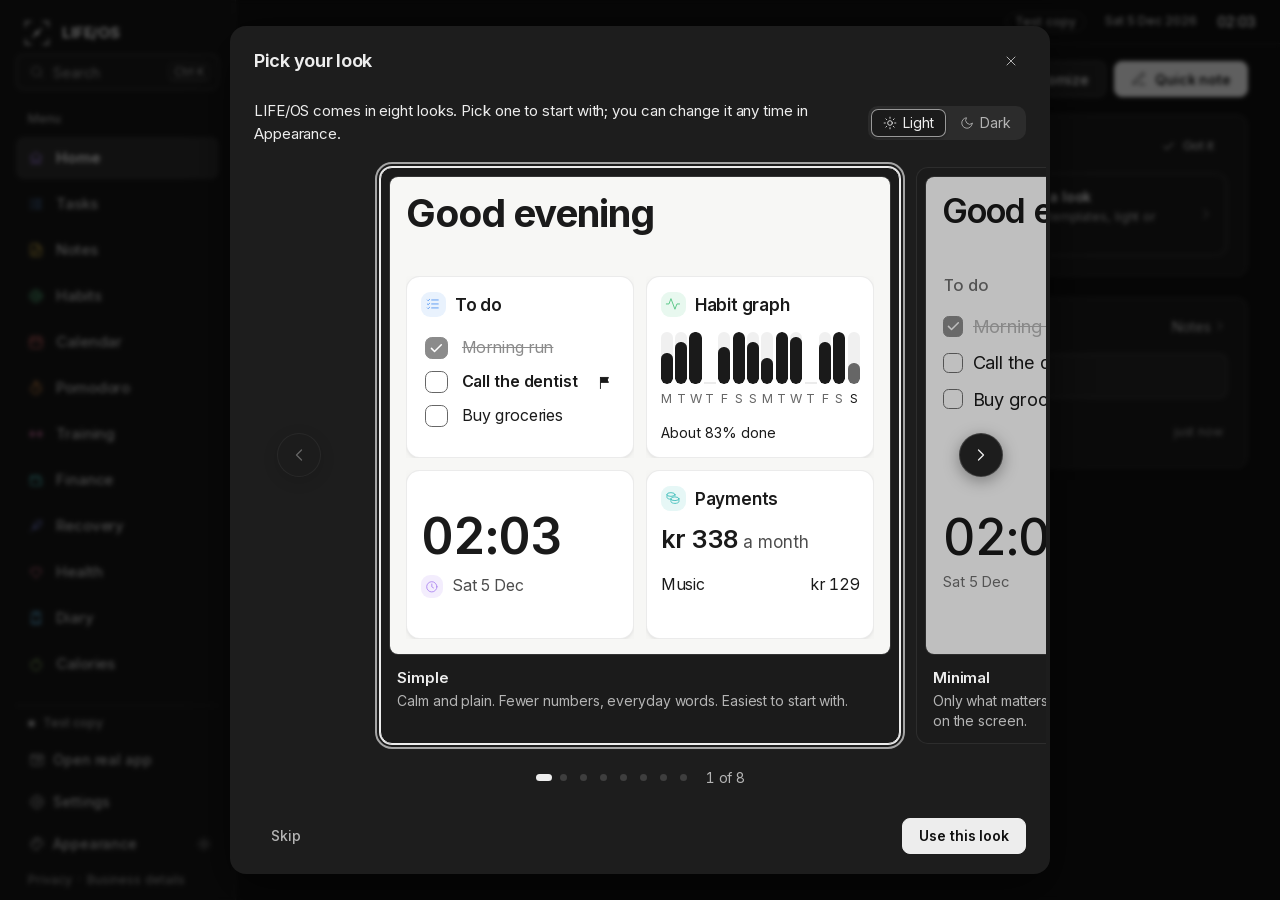
<file: index.html>
<!doctype html>
<html lang="en" data-skin="simple" data-theme="dark">
  <head>
    <meta charset="utf-8" />
    <meta name="viewport" content="width=device-width, initial-scale=1, viewport-fit=cover" />
    <meta name="theme-color" content="#111111" />
    <meta name="description" content="LIFE/OS — tasks, notes, daily habits, a calendar and a focus timer in one place." />
    <title>LIFE/OS</title>

    <!-- Installable app: Chrome reads the manifest; Safari's Add to Dock (and iOS) reads these.
         sw.js recognizes this page by its application-name tag: keep it exactly as written. -->
    <link rel="manifest" href="manifest.webmanifest" />
    <link rel="apple-touch-icon" sizes="180x180" href="icons/apple-touch-icon.png" />
    <meta name="application-name" content="LIFE/OS" />
    <meta name="mobile-web-app-capable" content="yes" />
    <meta name="apple-mobile-web-app-capable" content="yes" />
    <meta name="apple-mobile-web-app-title" content="LIFE/OS" />
    <meta name="apple-mobile-web-app-status-bar-style" content="black" />

    <link rel="icon" href="data:image/svg+xml,%3Csvg xmlns='http://www.w3.org/2000/svg' viewBox='0 0 32 32'%3E%3Crect width='32' height='32' rx='6' fill='%23000'/%3E%3Cpath d='M6 11V6h5M21 6h5v5M26 21v5h-5M11 26H6v-5M11 21 21 11' stroke='%23fff' stroke-width='2' fill='none'/%3E%3Ccircle cx='16' cy='16' r='2.5' fill='%23fff'/%3E%3C/svg%3E" />

    <!-- Apply the saved appearance before first paint (no flash): template (data-skin, Simple when
         unset), light/dark (or the computer's mode), reduced motion, the installed app's title-bar
         color and only that template's fonts (fonts/<template>.css, served by the app itself).
         SKIN_BOOT equals SKIN_BOOT in js/skins.js (tools/tests/skins.test.js checks it).
         Only the real copies (the Mac's http://127.0.0.1:8765 and the website) are installable: a
         test copy on any other address drops the manifest so Chrome never offers to install it
         (REAL_ORIGINS in js/origin.js lists the same two). -->
    <script>
      try {
        if (['http://127.0.0.1:8765', 'https://emanuel22003.github.io'].indexOf(location.origin) === -1 && !/[?&]treat-as-real/.test(location.search + location.hash) && sessionStorage.getItem('lifeos:treat-as-real') !== '1') {
          var manifest = document.querySelector('link[rel="manifest"]');
          if (manifest) manifest.remove();
        }
      } catch (e) {}
      (function () {
        var SKIN_BOOT = {"simple": {"font": "fonts/simple.css", "dark": "#111111", "light": "#f7f7f5", "plain": true}, "minimal": {"font": "fonts/minimal.css", "dark": "#0d0d0d", "light": "#ffffff", "plain": true}, "hud": {"font": "fonts/hud.css", "dark": "#060606", "light": "#f4f4f4"}, "brutalist": {"font": "fonts/brutalist.css", "dark": "#000000", "light": "#ffffff"}, "terminal": {"font": "fonts/terminal.css", "dark": "#050a05", "light": "#e9f2e1"}, "oldmoney": {"font": "fonts/oldmoney.css", "dark": "#141311", "light": "#f2eee5", "plain": true}, "coquette": {"font": "fonts/coquette.css", "dark": "#1e1714", "light": "#f7f2ec", "plain": true}, "y2k": {"font": "fonts/y2k.css", "dark": "#15131f", "light": "#f3f1f6", "plain": true}};
        var root = document.documentElement;
        var skin = 'simple';
        var theme = 'dark';
        try {
          var s = JSON.parse(localStorage.getItem('lifeos:v1:settings') || '{}') || {};
          if (typeof s.skin === 'string' && Object.prototype.hasOwnProperty.call(SKIN_BOOT, s.skin)) skin = s.skin;
          if (s.theme === 'light' || s.theme === 'dark') theme = s.theme;
          // 'system' follows the computer (resolveTheme in js/skins.js)
          else if (s.theme === 'system' && window.matchMedia && matchMedia('(prefers-color-scheme: light)').matches) theme = 'light';
          // Settings → Reduce animations
          if (s.motion === 'reduced') root.setAttribute('data-motion', 'reduced');
        } catch (e) {}
        root.setAttribute('data-skin', skin);
        root.setAttribute('data-theme', theme);
        if (SKIN_BOOT[skin].plain) root.setAttribute('data-plain', '');
        // Your own colors for this template and mode (js/palette.logic.js paletteStyle)
        try {
          var pal = ((s && s.palettes) || {})[skin + ':' + theme] || {};
          var keys = [];
          ['bg', 'text', 'accent'].forEach(function (k) {
            if (typeof pal[k] === 'string' && /^#[0-9a-f]{6}$/i.test(pal[k])) {
              root.style.setProperty('--u-' + k, pal[k]);
              keys.push(k);
            }
          });
          if (keys.indexOf('accent') !== -1) {
            var lum = function (hex) {
              var c = [1, 3, 5].map(function (i) {
                var v = parseInt(hex.substr(i, 2), 16) / 255;
                return v <= 0.03928 ? v / 12.92 : Math.pow((v + 0.055) / 1.055, 2.4);
              });
              return 0.2126 * c[0] + 0.7152 * c[1] + 0.0722 * c[2];
            };
            var L = lum(pal.accent);
            root.style.setProperty('--u-accent-ink', (L + 0.05) / (lum('#111111') + 0.05) >= 1.05 / (L + 0.05) ? '#111111' : '#ffffff');
          }
          if (keys.length) root.setAttribute('data-palette', keys.join(' '));
        } catch (e) {}
        document.querySelector('meta[name="theme-color"]').setAttribute('content', SKIN_BOOT[skin][theme]);
        var fonts = document.createElement('link');
        fonts.rel = 'stylesheet';
        fonts.href = SKIN_BOOT[skin].font;
        fonts.setAttribute('data-skin-font', skin);
        document.head.appendChild(fonts);
      })();
    </script>

    <!-- No third-party requests: the fonts above are the app's own files (fonts/), so opening
         LIFE/OS contacts only the address it was opened from (README → Where your data lives) -->

    <link rel="stylesheet" href="css/tokens.css" />
    <link rel="stylesheet" href="css/base.css" />
    <link rel="stylesheet" href="css/shell.css" />
    <link rel="stylesheet" href="css/components.css" />
    <link rel="stylesheet" href="css/appearance.css" />
    <link rel="stylesheet" href="css/sync.css" />
    <link rel="stylesheet" href="css/features/tasks.css" />
    <link rel="stylesheet" href="css/features/notes.css" />
    <link rel="stylesheet" href="css/features/notes.board.css" />
    <link rel="stylesheet" href="css/features/habits.css" />
    <link rel="stylesheet" href="css/features/habits.insights.css" />
    <link rel="stylesheet" href="css/features/habits.ticker.css" />
    <link rel="stylesheet" href="css/features/calendar.css" />
    <link rel="stylesheet" href="css/features/calendar.editor.css" />
    <link rel="stylesheet" href="css/features/home.css" />
    <link rel="stylesheet" href="css/features/pomodoro.css" />
    <link rel="stylesheet" href="css/features/training.css" />
    <link rel="stylesheet" href="css/features/finance.css" />
    <link rel="stylesheet" href="css/features/health.css" />
    <link rel="stylesheet" href="css/features/settings.css" />
    <link rel="stylesheet" href="css/features/recovery.css" />
    <link rel="stylesheet" href="css/features/diary.css" />
    <link rel="stylesheet" href="css/features/calories.css" />
    <!-- Search (⌘K, js/command.js): before the templates, so they can restyle it -->
    <link rel="stylesheet" href="css/command.css" />
    <!-- The guided tours (js/tour.js): before the templates, so they can restyle the bubble -->
    <link rel="stylesheet" href="css/tour.css" />
    <!-- The welcome's look picker (js/welcome.js): before the templates, so they can restyle it -->
    <link rel="stylesheet" href="css/welcome.css" />
    <!-- Reminders (js/reminders.ui.js, js/reminders.js): the editor, the bell, the banners -->
    <link rel="stylesheet" href="css/reminders.css" />
    <!-- Templates (Appearance): after every feature stylesheet; Mission Control is the base above -->
    <link rel="stylesheet" href="css/skins/simple.css" />
    <link rel="stylesheet" href="css/skins/hud.css" />
    <link rel="stylesheet" href="css/skins/brutalist.css" />
    <link rel="stylesheet" href="css/skins/terminal.css" />
    <link rel="stylesheet" href="css/skins/oldmoney.css" />
    <link rel="stylesheet" href="css/skins/coquette.css" />
    <link rel="stylesheet" href="css/skins/y2k.css" />
    <link rel="stylesheet" href="css/skins/minimal.css" />
    <!-- Your own colors (Appearance → Colors): rebuild a template's palette from its main colors -->
    <link rel="stylesheet" href="css/palette.css" />
    <!-- Color coding (Settings): after the templates, so its colors win at the same specificity -->
    <link rel="stylesheet" href="css/colors.css" />
    <!-- Icons: page colors, icon badges, the icon picker (after the templates) -->
    <link rel="stylesheet" href="css/icons.css" />
    <!-- Compact layout: less room above every page, one-row page tops on phones (after the templates) -->
    <link rel="stylesheet" href="css/compact.css" />
  </head>
  <body class="lo-page">
    <div id="app"></div>
    <noscript>LIFE/OS needs JavaScript enabled.</noscript>
    <!-- A file of the app that can't be fetched (e.g. the local server stopped mid-load) fails the
         whole load: say so instead of leaving the page blank. Reload loads it again, from the
         server or, if the server is gone, from the offline copy. -->
    <script>
      document.addEventListener('error', function (e) {
        var el = e.target;
        var app = document.getElementById('app');
        if (!el || el.tagName !== 'SCRIPT' || el.type !== 'module' || !app || app.childElementCount) return;
        app.innerHTML =
          '<div class="boot-error" role="alert"><div class="empty">' +
          '<div class="empty-icon"><svg viewBox="0 0 32 32" width="22" height="22" fill="none" stroke="currentColor" stroke-width="1.5" aria-hidden="true"><path d="M2 9V2h7M23 2h7v7M30 23v7h-7M9 30H2v-7M10 22 22 10"/><circle cx="16" cy="16" r="2.5" fill="currentColor" stroke="none"/></svg></div>' +
          '<div class="empty-title">LIFE/OS didn\u2019t finish loading</div>' +
          '<p class="empty-text">Some of its files couldn\u2019t be loaded (the connection or the server stopped while it was opening). Your data is untouched.</p>' +
          '<button type="button" class="btn btn--primary">Reload</button>' +
          '</div></div>';
        app.querySelector('button').addEventListener('click', function () {
          location.reload();
        });
      }, true);
    </script>
    <script type="module" src="js/app.js"></script>
  </body>
</html>
</file>
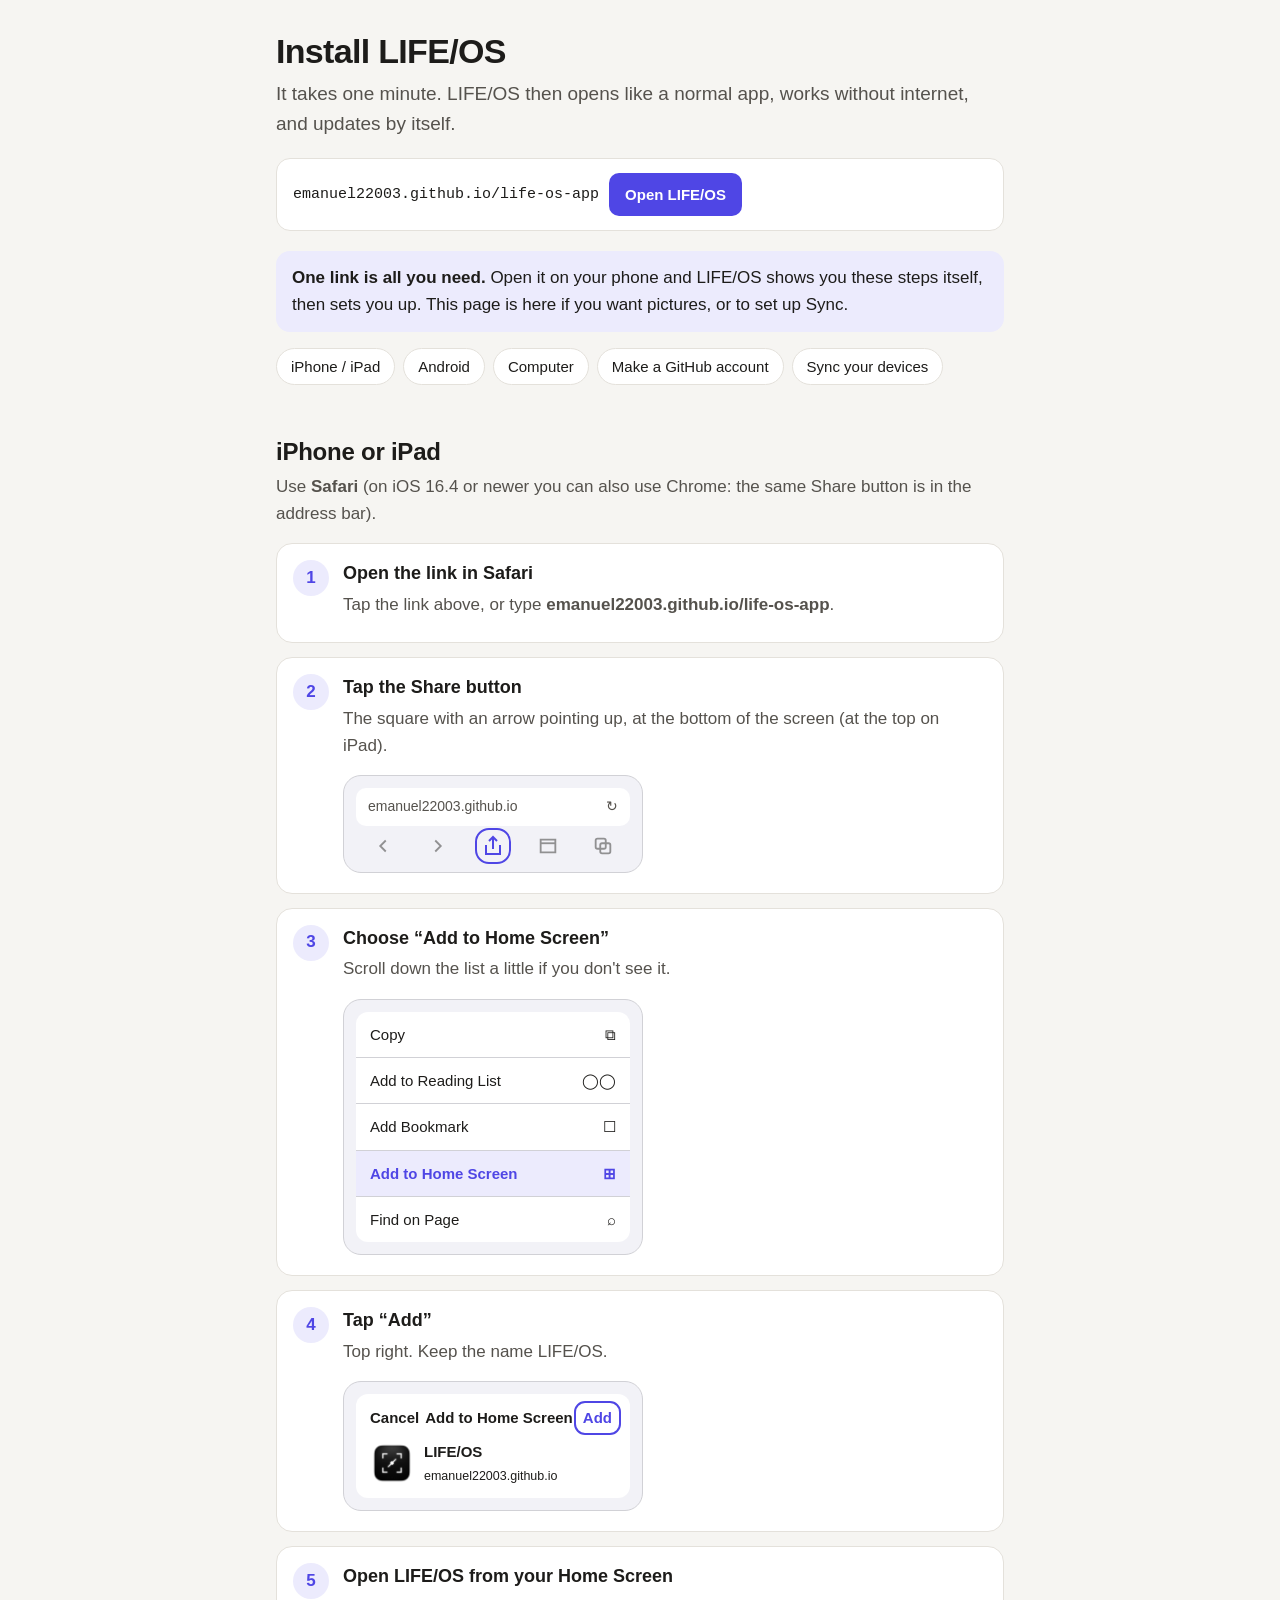
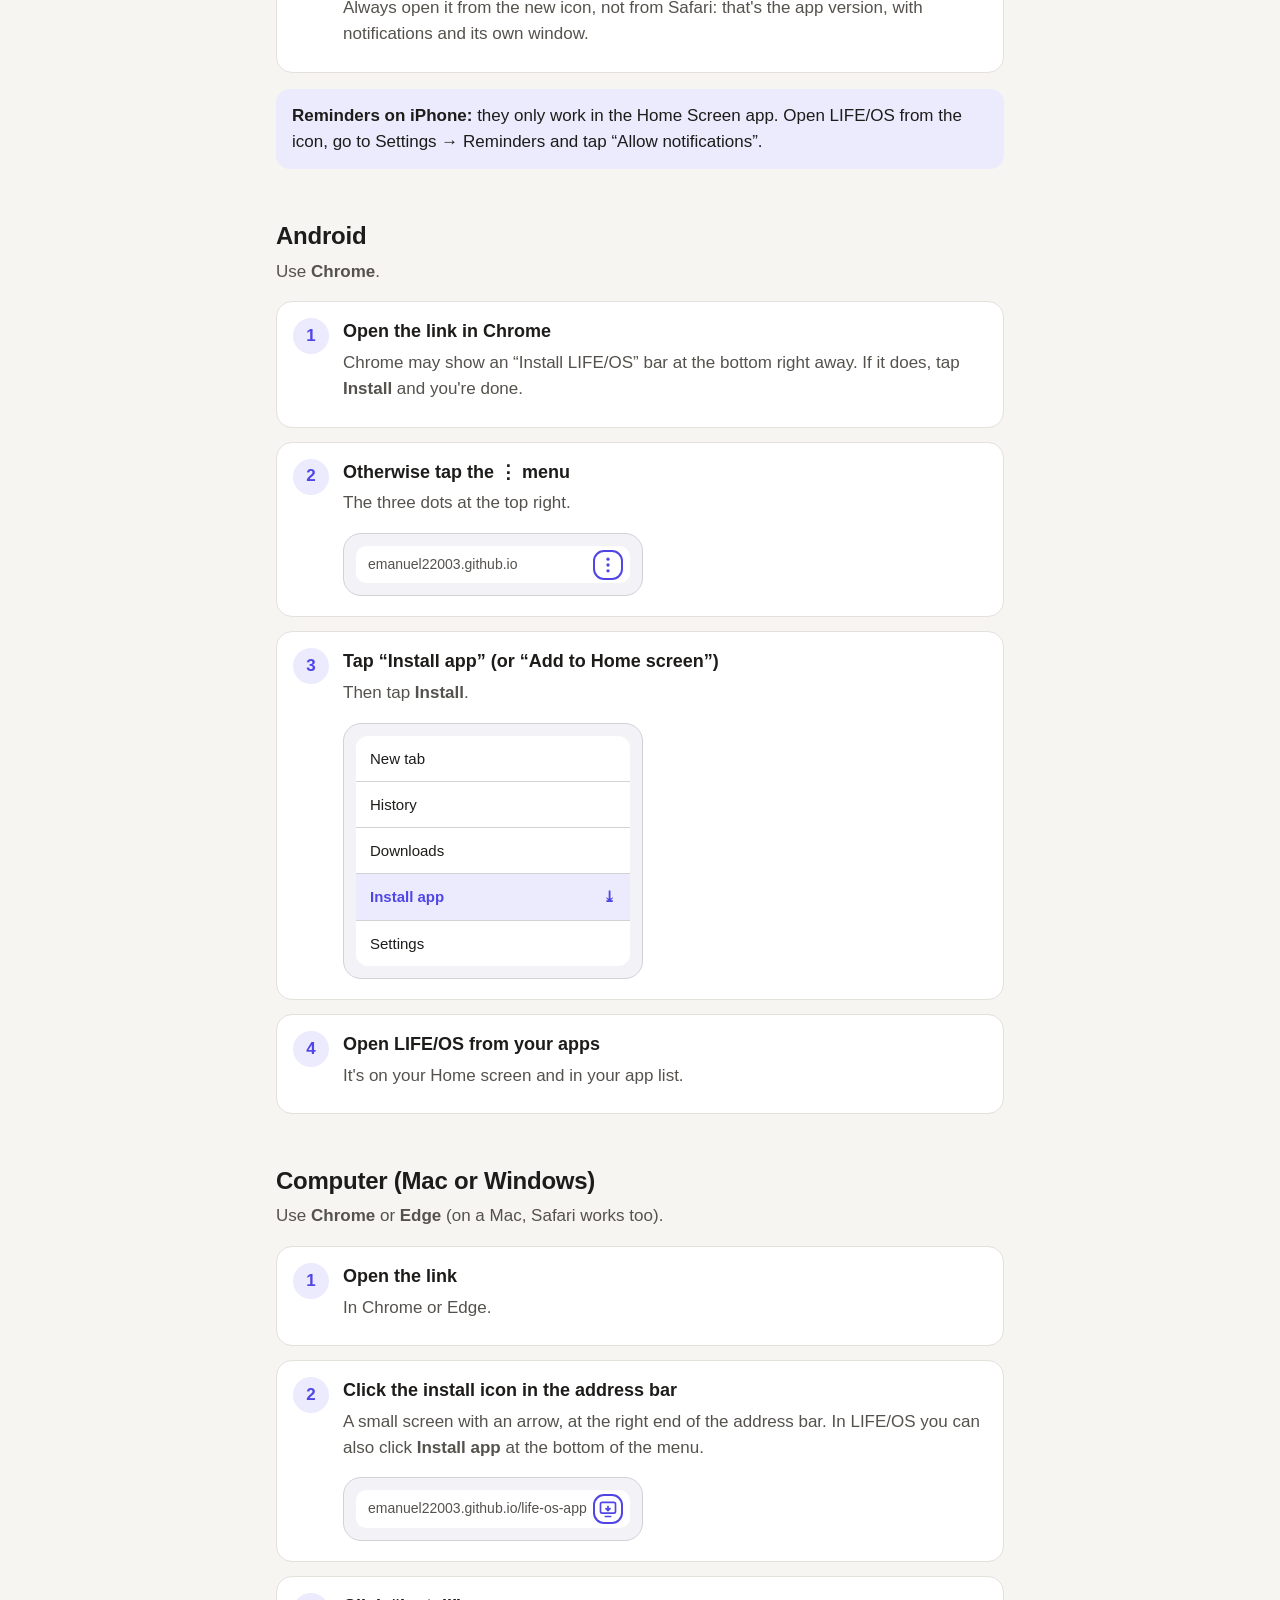
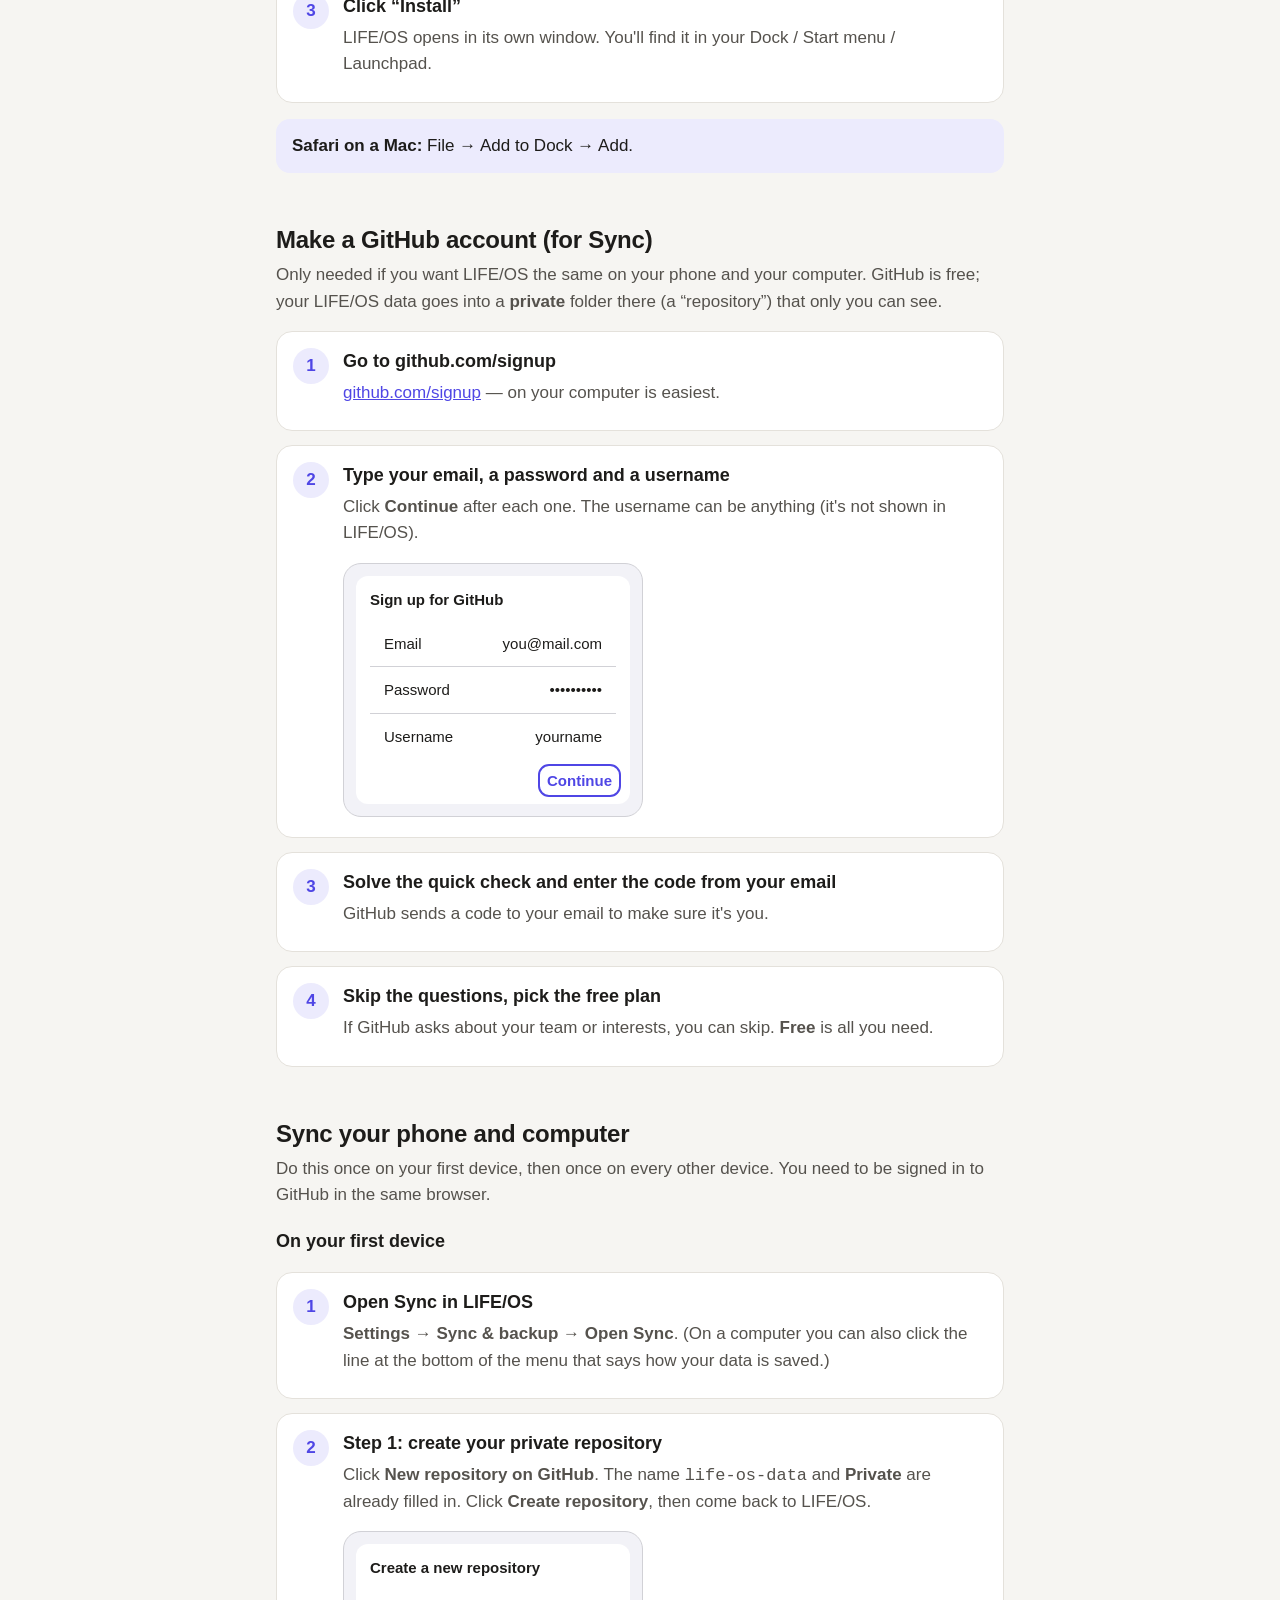
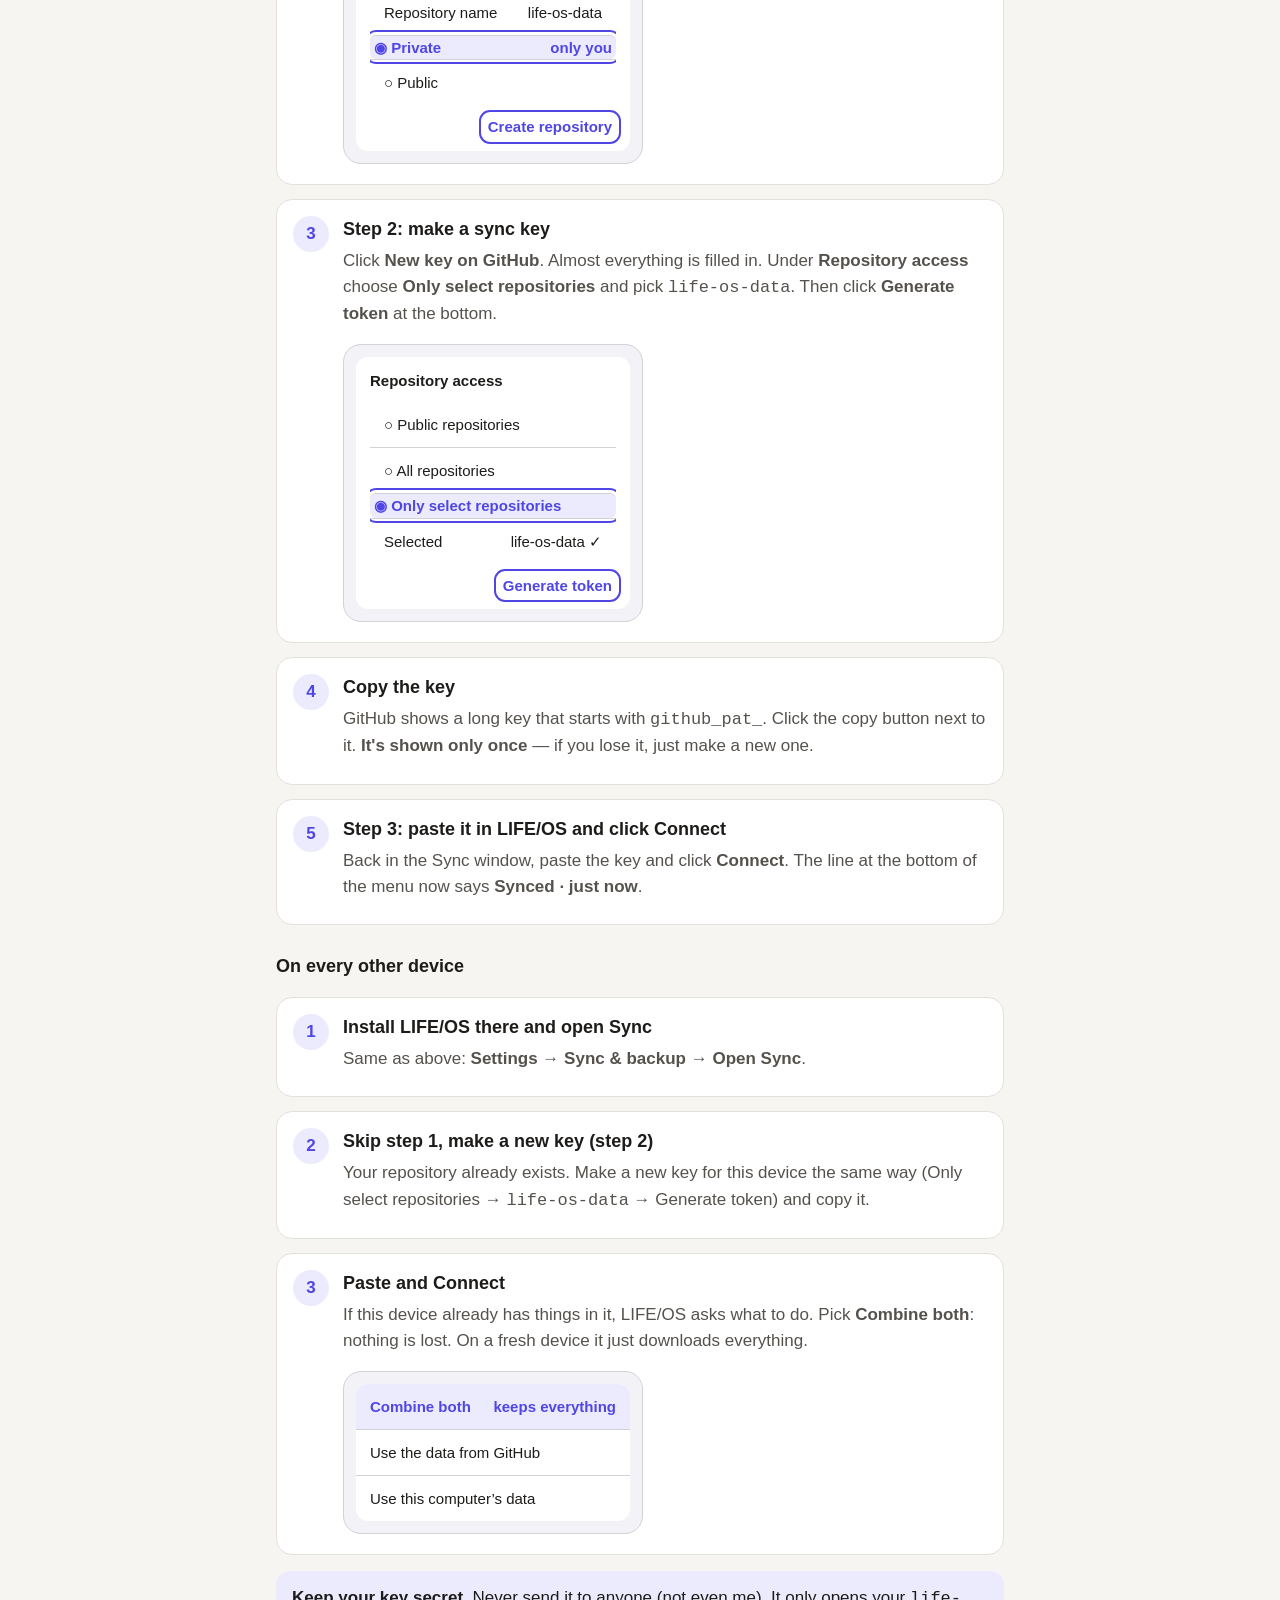
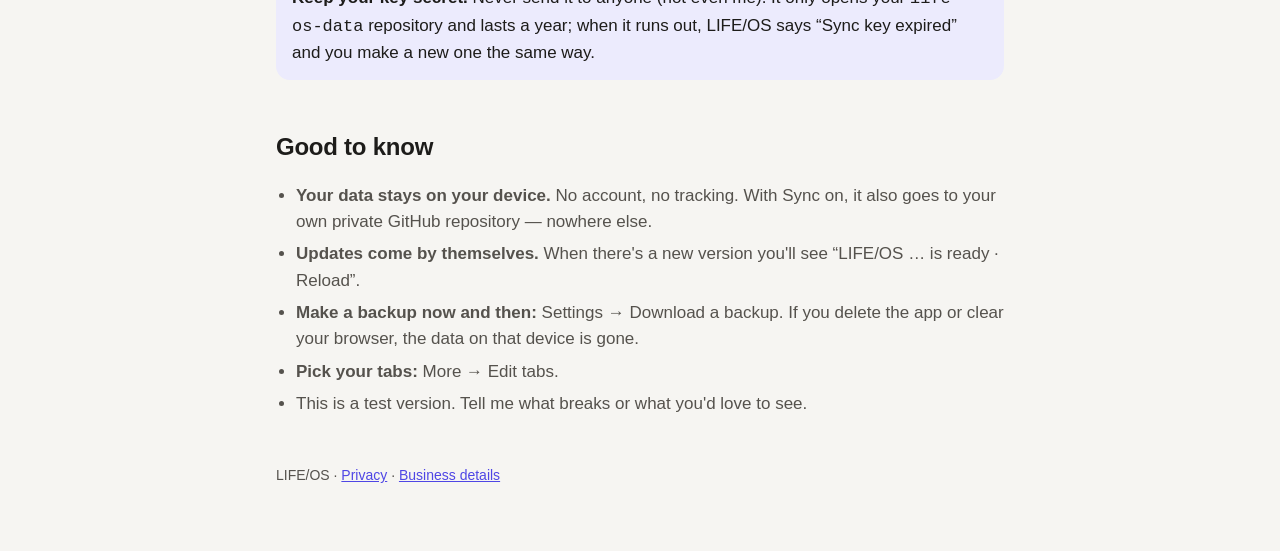
<file: install.html>
<!doctype html>
<html lang="en">
<head>
  <meta charset="utf-8" />
  <meta name="viewport" content="width=device-width, initial-scale=1" />
  <title>Install LIFE/OS</title>
  <meta name="description" content="How to install LIFE/OS on your iPhone, Android phone or computer, step by step." />
  <style>
    /* A standalone page: no app styles, no fonts from anywhere else */
    :root {
      --bg: #f6f5f2; --card: #ffffff; --text: #1d1c1a; --text-2: #55524d; --line: #e4e1db;
      --accent: #4f46e5; --accent-soft: #ecebfd; --mock: #f2f2f7; --mock-line: #d1d1d6;
    }
    @media (prefers-color-scheme: dark) {
      :root:not([data-theme="light"]) {
        --bg: #121212; --card: #1c1c1e; --text: #f2f1ee; --text-2: #b4b1ab; --line: #2e2e30;
        --accent: #a5a1ff; --accent-soft: #26244a; --mock: #2c2c2e; --mock-line: #3a3a3c;
      }
    }
    * { box-sizing: border-box; }
    body { margin: 0; background: var(--bg); color: var(--text); font: 17px/1.55 -apple-system, BlinkMacSystemFont, "Segoe UI", Inter, Roboto, sans-serif; }
    main { max-width: 760px; margin: 0 auto; padding: 32px 16px 64px; }
    h1 { font-size: 34px; line-height: 1.15; margin: 0 0 8px; letter-spacing: -0.02em; }
    h2 { font-size: 24px; margin: 48px 0 4px; letter-spacing: -0.01em; }
    h3 { font-size: 18px; margin: 0 0 4px; }
    p { margin: 0 0 12px; color: var(--text-2); }
    a { color: var(--accent); }
    .lead { font-size: 19px; }
    .link-box { display: flex; flex-wrap: wrap; gap: 10px; align-items: center; background: var(--card); border: 1px solid var(--line); border-radius: 14px; padding: 14px 16px; margin: 20px 0; }
    .link-box code { font-size: 15px; word-break: break-all; color: var(--text); }
    .btn { display: inline-block; background: var(--accent); color: #fff; text-decoration: none; padding: 10px 16px; border-radius: 10px; font-weight: 600; font-size: 15px; }
    @media (prefers-color-scheme: dark) { :root:not([data-theme="light"]) .btn { color: #121212; } }
    nav.jump { display: flex; flex-wrap: wrap; gap: 8px; margin: 8px 0 0; }
    nav.jump a { text-decoration: none; background: var(--card); border: 1px solid var(--line); border-radius: 999px; padding: 6px 14px; font-size: 15px; color: var(--text); }
    ol.steps { list-style: none; counter-reset: step; padding: 0; margin: 16px 0 0; display: grid; gap: 14px; }
    ol.steps > li { counter-increment: step; background: var(--card); border: 1px solid var(--line); border-radius: 16px; padding: 16px; display: grid; grid-template-columns: 36px 1fr; gap: 4px 14px; align-items: start; }
    ol.steps > li::before { content: counter(step); grid-row: 1 / span 3; width: 36px; height: 36px; border-radius: 50%; background: var(--accent-soft); color: var(--accent); font-weight: 700; display: grid; place-items: center; }
    .step-body p { margin: 0; }
    .shot, .mock { grid-column: 2; margin-top: 12px; }
    .shot img { display: block; width: 100%; max-width: 280px; border-radius: 22px; border: 1px solid var(--line); box-shadow: 0 6px 24px rgb(0 0 0 / 0.12); }
    /* Drawings of the browser's own buttons (we can't screenshot those) */
    .mock { max-width: 300px; background: var(--mock); border: 1px solid var(--mock-line); border-radius: 18px; padding: 12px; font-size: 15px; color: var(--text); }
    .mock-bar { display: flex; justify-content: space-around; align-items: center; padding: 8px 0 2px; }
    .mock-bar span { opacity: 0.45; display: grid; place-items: center; }
    .mock-bar .hl { opacity: 1; color: var(--accent); outline: 2.5px solid var(--accent); outline-offset: 4px; border-radius: 8px; }
    .mock-url { background: var(--card); border-radius: 10px; padding: 8px 12px; color: var(--text-2); font-size: 14px; display: flex; justify-content: space-between; align-items: center; gap: 8px; }
    .mock-url .hl { color: var(--accent); outline: 2.5px solid var(--accent); outline-offset: 3px; border-radius: 6px; display: grid; place-items: center; }
    .mock-list { background: var(--card); border-radius: 12px; overflow: hidden; }
    .mock-list div { display: flex; justify-content: space-between; align-items: center; padding: 11px 14px; border-top: 1px solid var(--mock-line); }
    .mock-list div:first-child { border-top: 0; }
    .mock-list .hl { background: var(--accent-soft); color: var(--accent); font-weight: 600; }
    .mock-dialog { background: var(--card); border-radius: 12px; padding: 12px 14px; }
    .mock-dialog .row { display: flex; justify-content: space-between; align-items: center; font-weight: 600; margin-bottom: 10px; }
    .mock-dialog .hl { color: var(--accent); outline: 2.5px solid var(--accent); outline-offset: 3px; border-radius: 6px; padding: 0 4px; }
    .mock-app { display: flex; align-items: center; gap: 10px; }
    .mock-app img { width: 44px; height: 44px; border-radius: 11px; }
    .tip { background: var(--accent-soft); border-radius: 14px; padding: 14px 16px; margin: 16px 0; color: var(--text); }
    .tip p { color: var(--text); margin: 0; }
    .gallery { display: grid; grid-template-columns: repeat(auto-fit, minmax(160px, 1fr)); gap: 14px; margin-top: 16px; }
    .gallery figure { margin: 0; }
    .gallery img { width: 100%; border-radius: 18px; border: 1px solid var(--line); }
    .gallery figcaption { font-size: 14px; color: var(--text-2); margin-top: 6px; }
    ul.facts { padding-left: 20px; color: var(--text-2); }
    ul.facts li { margin-bottom: 6px; }
    footer { margin-top: 48px; font-size: 14px; color: var(--text-2); }
  </style>
</head>
<body>
<main>
  <h1>Install LIFE/OS</h1>
  <p class="lead">It takes one minute. LIFE/OS then opens like a normal app, works without internet, and updates by itself.</p>

  <div class="link-box">
    <code>emanuel22003.github.io/life-os-app</code>
    <a class="btn" href="./">Open LIFE/OS</a>
  </div>
  <p class="tip"><strong>One link is all you need.</strong> Open it on your phone and LIFE/OS shows you these steps itself, then sets you up. This page is here if you want pictures, or to set up Sync.</p>

  <nav class="jump" aria-label="Pick your device">
    <a href="#iphone">iPhone / iPad</a>
    <a href="#android">Android</a>
    <a href="#computer">Computer</a>
    <a href="#github">Make a GitHub account</a>
    <a href="#sync">Sync your devices</a>
  </nav>

  <!-- ===================== iPhone ===================== -->
  <h2 id="iphone">iPhone or iPad</h2>
  <p>Use <strong>Safari</strong> (on iOS 16.4 or newer you can also use Chrome: the same Share button is in the address bar).</p>
  <ol class="steps">
    <li>
      <div class="step-body"><h3>Open the link in Safari</h3><p>Tap the link above, or type <strong>emanuel22003.github.io/life-os-app</strong>.</p></div>
    </li>
    <li>
      <div class="step-body"><h3>Tap the Share button</h3><p>The square with an arrow pointing up, at the bottom of the screen (at the top on iPad).</p></div>
      <div class="mock" aria-hidden="true">
        <div class="mock-url"><span>emanuel22003.github.io</span><span>↻</span></div>
        <div class="mock-bar">
          <span><svg width="22" height="22" viewBox="0 0 24 24" fill="none" stroke="currentColor" stroke-width="2"><path d="M15 18l-6-6 6-6"/></svg></span>
          <span><svg width="22" height="22" viewBox="0 0 24 24" fill="none" stroke="currentColor" stroke-width="2"><path d="M9 18l6-6-6-6"/></svg></span>
          <span class="hl"><svg width="24" height="24" viewBox="0 0 24 24" fill="none" stroke="currentColor" stroke-width="2"><path d="M12 3v12M8 7l4-4 4 4"/><path d="M5 11v9h14v-9"/></svg></span>
          <span><svg width="22" height="22" viewBox="0 0 24 24" fill="none" stroke="currentColor" stroke-width="2"><path d="M4 5h16v14H4z"/><path d="M4 9h16"/></svg></span>
          <span><svg width="22" height="22" viewBox="0 0 24 24" fill="none" stroke="currentColor" stroke-width="2"><rect x="4" y="4" width="11" height="11" rx="2"/><rect x="9" y="9" width="11" height="11" rx="2"/></svg></span>
        </div>
      </div>
    </li>
    <li>
      <div class="step-body"><h3>Choose “Add to Home Screen”</h3><p>Scroll down the list a little if you don't see it.</p></div>
      <div class="mock" aria-hidden="true">
        <div class="mock-list">
          <div><span>Copy</span><span>⧉</span></div>
          <div><span>Add to Reading List</span><span>◯◯</span></div>
          <div><span>Add Bookmark</span><span>☐</span></div>
          <div class="hl"><span>Add to Home Screen</span><span>⊞</span></div>
          <div><span>Find on Page</span><span>⌕</span></div>
        </div>
      </div>
    </li>
    <li>
      <div class="step-body"><h3>Tap “Add”</h3><p>Top right. Keep the name LIFE/OS.</p></div>
      <div class="mock" aria-hidden="true">
        <div class="mock-dialog">
          <div class="row"><span>Cancel</span><span>Add to Home Screen</span><span class="hl">Add</span></div>
          <div class="mock-app"><img src="icons/icon-192.png" alt="" onerror="this.style.display='none'" /><span><strong>LIFE/OS</strong><br /><small>emanuel22003.github.io</small></span></div>
        </div>
      </div>
    </li>
    <li>
      <div class="step-body"><h3>Open LIFE/OS from your Home Screen</h3><p>Always open it from the new icon, not from Safari: that's the app version, with notifications and its own window.</p></div>
    </li>
  </ol>
  <div class="tip"><p><strong>Reminders on iPhone:</strong> they only work in the Home Screen app. Open LIFE/OS from the icon, go to Settings → Reminders and tap “Allow notifications”.</p></div>

  <!-- ===================== Android ===================== -->
  <h2 id="android">Android</h2>
  <p>Use <strong>Chrome</strong>.</p>
  <ol class="steps">
    <li>
      <div class="step-body"><h3>Open the link in Chrome</h3><p>Chrome may show an “Install LIFE/OS” bar at the bottom right away. If it does, tap <strong>Install</strong> and you're done.</p></div>
    </li>
    <li>
      <div class="step-body"><h3>Otherwise tap the ⋮ menu</h3><p>The three dots at the top right.</p></div>
      <div class="mock" aria-hidden="true">
        <div class="mock-url"><span>emanuel22003.github.io</span><span class="hl"><svg width="20" height="20" viewBox="0 0 24 24" fill="currentColor"><circle cx="12" cy="5" r="2"/><circle cx="12" cy="12" r="2"/><circle cx="12" cy="19" r="2"/></svg></span></div>
      </div>
    </li>
    <li>
      <div class="step-body"><h3>Tap “Install app” (or “Add to Home screen”)</h3><p>Then tap <strong>Install</strong>.</p></div>
      <div class="mock" aria-hidden="true">
        <div class="mock-list">
          <div><span>New tab</span></div>
          <div><span>History</span></div>
          <div><span>Downloads</span></div>
          <div class="hl"><span>Install app</span><span>⤓</span></div>
          <div><span>Settings</span></div>
        </div>
      </div>
    </li>
    <li>
      <div class="step-body"><h3>Open LIFE/OS from your apps</h3><p>It's on your Home screen and in your app list.</p></div>
    </li>
  </ol>

  <!-- ===================== Computer ===================== -->
  <h2 id="computer">Computer (Mac or Windows)</h2>
  <p>Use <strong>Chrome</strong> or <strong>Edge</strong> (on a Mac, Safari works too).</p>
  <ol class="steps">
    <li>
      <div class="step-body"><h3>Open the link</h3><p>In Chrome or Edge.</p></div>
    </li>
    <li>
      <div class="step-body"><h3>Click the install icon in the address bar</h3><p>A small screen with an arrow, at the right end of the address bar. In LIFE/OS you can also click <strong>Install app</strong> at the bottom of the menu.</p></div>
      <div class="mock" aria-hidden="true">
        <div class="mock-url"><span>emanuel22003.github.io/life-os-app</span><span class="hl"><svg width="20" height="20" viewBox="0 0 24 24" fill="none" stroke="currentColor" stroke-width="2"><rect x="3" y="4" width="18" height="13" rx="2"/><path d="M12 8v6M9 11l3 3 3-3M8 21h8"/></svg></span></div>
      </div>
    </li>
    <li>
      <div class="step-body"><h3>Click “Install”</h3><p>LIFE/OS opens in its own window. You'll find it in your Dock / Start menu / Launchpad.</p></div>
    </li>
  </ol>
  <div class="tip"><p><strong>Safari on a Mac:</strong> File → Add to Dock → Add.</p></div>

  <!-- ===================== GitHub account ===================== -->
  <h2 id="github">Make a GitHub account (for Sync)</h2>
  <p>Only needed if you want LIFE/OS the same on your phone and your computer. GitHub is free; your LIFE/OS data goes into a <strong>private</strong> folder there (a “repository”) that only you can see.</p>
  <ol class="steps">
    <li>
      <div class="step-body"><h3>Go to github.com/signup</h3><p><a href="https://github.com/signup" target="_blank" rel="noopener">github.com/signup</a> — on your computer is easiest.</p></div>
    </li>
    <li>
      <div class="step-body"><h3>Type your email, a password and a username</h3><p>Click <strong>Continue</strong> after each one. The username can be anything (it's not shown in LIFE/OS).</p></div>
      <div class="mock" aria-hidden="true">
        <div class="mock-dialog">
          <div class="row"><span>Sign up for GitHub</span></div>
          <div class="mock-list">
            <div><span>Email</span><span>you@mail.com</span></div>
            <div><span>Password</span><span>••••••••••</span></div>
            <div><span>Username</span><span>yourname</span></div>
          </div>
          <div class="row" style="margin:10px 0 0;justify-content:flex-end"><span class="hl">Continue</span></div>
        </div>
      </div>
    </li>
    <li>
      <div class="step-body"><h3>Solve the quick check and enter the code from your email</h3><p>GitHub sends a code to your email to make sure it's you.</p></div>
    </li>
    <li>
      <div class="step-body"><h3>Skip the questions, pick the free plan</h3><p>If GitHub asks about your team or interests, you can skip. <strong>Free</strong> is all you need.</p></div>
    </li>
  </ol>

  <!-- ===================== Sync ===================== -->
  <h2 id="sync">Sync your phone and computer</h2>
  <p>Do this once on your first device, then once on every other device. You need to be signed in to GitHub in the same browser.</p>

  <h3 style="margin-top:20px">On your first device</h3>
  <ol class="steps">
    <li>
      <div class="step-body"><h3>Open Sync in LIFE/OS</h3><p><strong>Settings → Sync &amp; backup → Open Sync</strong>. (On a computer you can also click the line at the bottom of the menu that says how your data is saved.)</p></div>
    </li>
    <li>
      <div class="step-body"><h3>Step 1: create your private repository</h3><p>Click <strong>New repository on GitHub</strong>. The name <code>life-os-data</code> and <strong>Private</strong> are already filled in. Click <strong>Create repository</strong>, then come back to LIFE/OS.</p></div>
      <div class="mock" aria-hidden="true">
        <div class="mock-dialog">
          <div class="row"><span>Create a new repository</span></div>
          <div class="mock-list">
            <div><span>Repository name</span><span>life-os-data</span></div>
            <div class="hl"><span>◉ Private</span><span>only you</span></div>
            <div><span>○ Public</span><span></span></div>
          </div>
          <div class="row" style="margin:10px 0 0;justify-content:flex-end"><span class="hl">Create repository</span></div>
        </div>
      </div>
    </li>
    <li>
      <div class="step-body"><h3>Step 2: make a sync key</h3><p>Click <strong>New key on GitHub</strong>. Almost everything is filled in. Under <strong>Repository access</strong> choose <strong>Only select repositories</strong> and pick <code>life-os-data</code>. Then click <strong>Generate token</strong> at the bottom.</p></div>
      <div class="mock" aria-hidden="true">
        <div class="mock-dialog">
          <div class="row"><span>Repository access</span></div>
          <div class="mock-list">
            <div><span>○ Public repositories</span></div>
            <div><span>○ All repositories</span></div>
            <div class="hl"><span>◉ Only select repositories</span></div>
            <div><span>Selected</span><span>life-os-data ✓</span></div>
          </div>
          <div class="row" style="margin:10px 0 0;justify-content:flex-end"><span class="hl">Generate token</span></div>
        </div>
      </div>
    </li>
    <li>
      <div class="step-body"><h3>Copy the key</h3><p>GitHub shows a long key that starts with <code>github_pat_</code>. Click the copy button next to it. <strong>It's shown only once</strong> — if you lose it, just make a new one.</p></div>
    </li>
    <li>
      <div class="step-body"><h3>Step 3: paste it in LIFE/OS and click Connect</h3><p>Back in the Sync window, paste the key and click <strong>Connect</strong>. The line at the bottom of the menu now says <strong>Synced · just now</strong>.</p></div>
    </li>
  </ol>

  <h3 style="margin-top:28px">On every other device</h3>
  <ol class="steps">
    <li>
      <div class="step-body"><h3>Install LIFE/OS there and open Sync</h3><p>Same as above: <strong>Settings → Sync &amp; backup → Open Sync</strong>.</p></div>
    </li>
    <li>
      <div class="step-body"><h3>Skip step 1, make a new key (step 2)</h3><p>Your repository already exists. Make a new key for this device the same way (Only select repositories → <code>life-os-data</code> → Generate token) and copy it.</p></div>
    </li>
    <li>
      <div class="step-body"><h3>Paste and Connect</h3><p>If this device already has things in it, LIFE/OS asks what to do. Pick <strong>Combine both</strong>: nothing is lost. On a fresh device it just downloads everything.</p></div>
      <div class="mock" aria-hidden="true">
        <div class="mock-list">
          <div class="hl"><span>Combine both</span><span>keeps everything</span></div>
          <div><span>Use the data from GitHub</span></div>
          <div><span>Use this computer’s data</span></div>
        </div>
      </div>
    </li>
  </ol>
  <div class="tip"><p><strong>Keep your key secret.</strong> Never send it to anyone (not even me). It only opens your <code>life-os-data</code> repository and lasts a year; when it runs out, LIFE/OS says “Sync key expired” and you make a new one the same way.</p></div>

  <h2>Good to know</h2>
  <ul class="facts">
    <li><strong>Your data stays on your device.</strong> No account, no tracking. With Sync on, it also goes to your own private GitHub repository — nowhere else.</li>
    <li><strong>Updates come by themselves.</strong> When there's a new version you'll see “LIFE/OS … is ready · Reload”.</li>
    <li><strong>Make a backup now and then:</strong> Settings → Download a backup. If you delete the app or clear your browser, the data on that device is gone.</li>
    <li><strong>Pick your tabs:</strong> More → Edit tabs.</li>
    <li>This is a test version. Tell me what breaks or what you'd love to see.</li>
  </ul>

  <footer>LIFE/OS · <a href="legal/privacy.html">Privacy</a> · <a href="legal/business.html">Business details</a></footer>
</main>
</body>
</html>
</file>
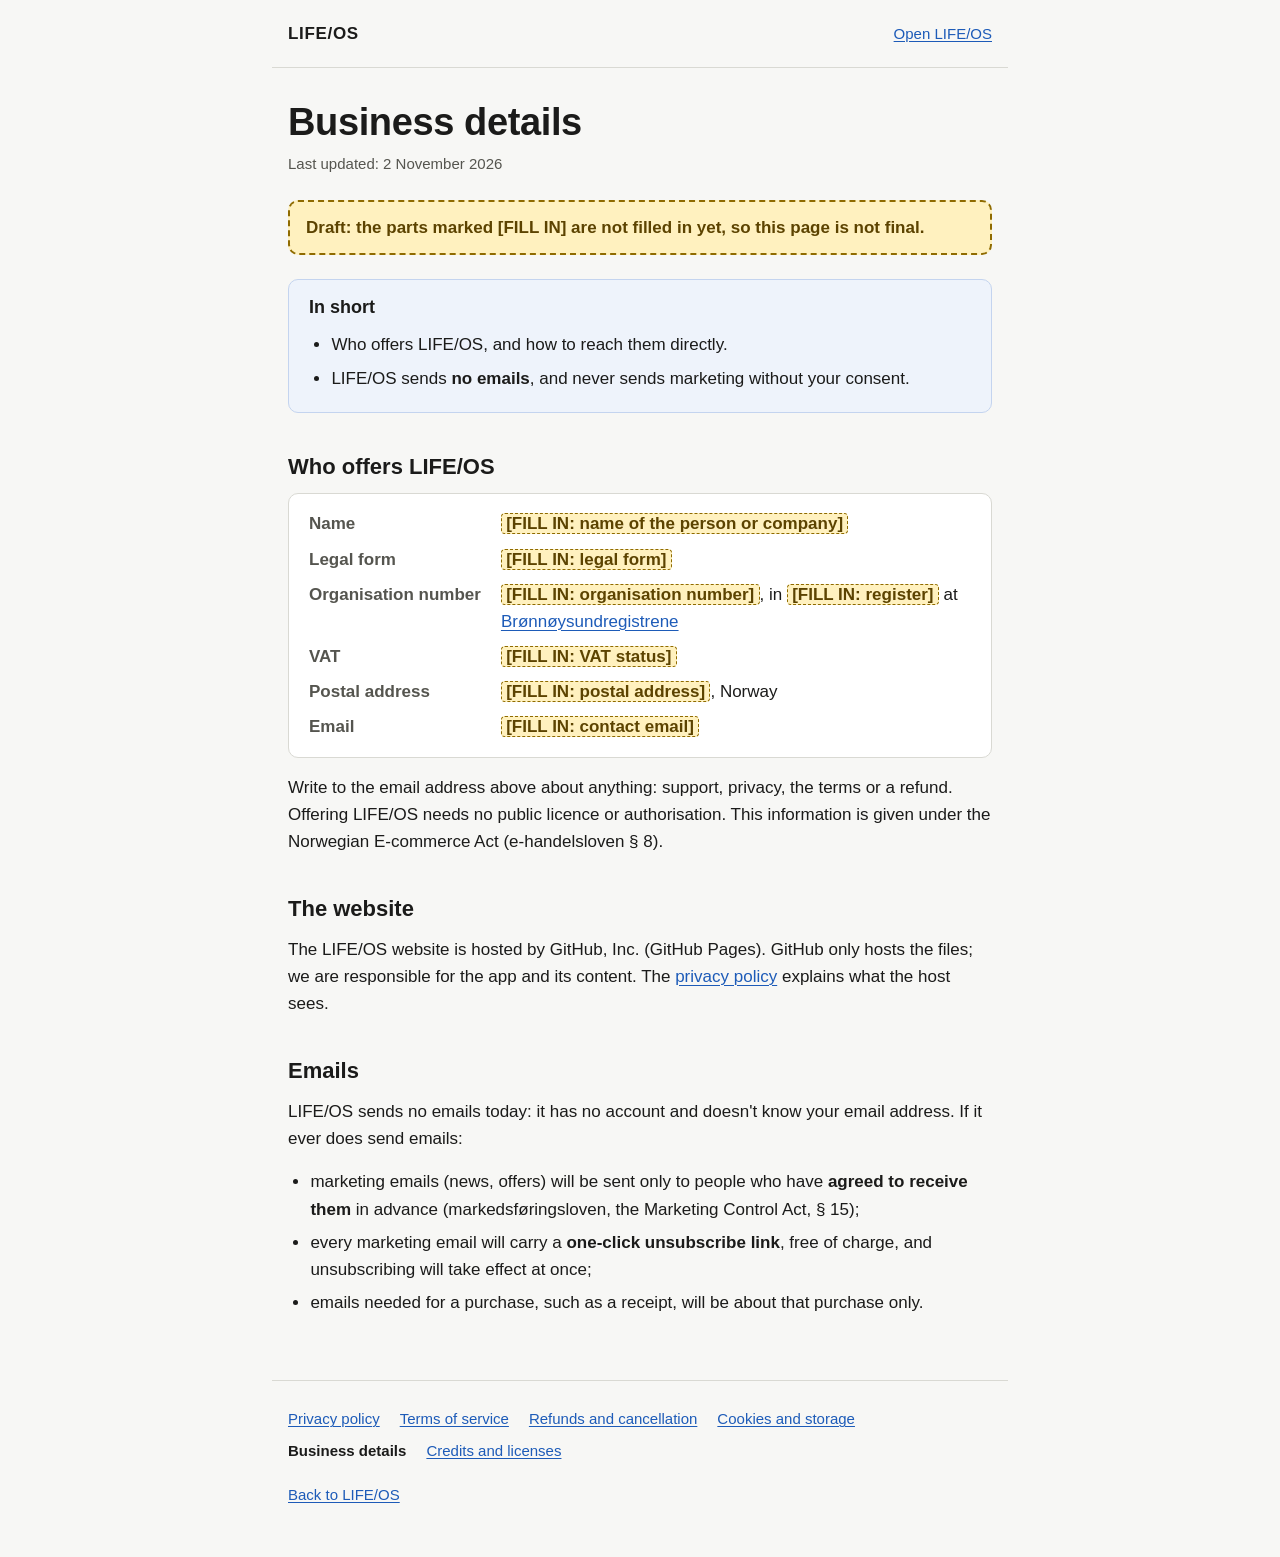
<file: legal/business.html>
<!doctype html>
<html lang="en">
  <head>
    <meta charset="utf-8" />
    <meta name="viewport" content="width=device-width, initial-scale=1" />
    <meta name="color-scheme" content="light dark" />
    <meta name="referrer" content="no-referrer" />
    <title>Business details · LIFE/OS</title>
    <meta name="description" content="Who offers LIFE/OS and how to contact them: name, legal form, organisation number, address, email and VAT status." />
    <link rel="icon" href="../icons/icon.svg" type="image/svg+xml" />
    <link rel="stylesheet" href="legal.css" />
    <script src="business.js" defer></script>
    <script src="legal.js" defer></script>
  </head>
  <body>
    <a class="skip" href="#main">Skip to the text</a>
    <header class="site-header">
      <a class="brand" href="../">LIFE/OS</a>
      <a class="back" href="../">Open LIFE/OS</a>
    </header>

    <main id="main">
      <h1>Business details</h1>
      <p class="meta">Last updated: <time data-legal="updated" datetime="2026-11-02">2 November 2026</time></p>
      <p class="draft" data-legal-draft role="note">Draft: the parts marked [FILL IN] are not filled in yet, so this page is not final.</p>

      <section class="summary" aria-labelledby="summary">
        <h2 id="summary">In short</h2>
        <ul>
          <li>Who offers LIFE/OS, and how to reach them directly.</li>
          <li>LIFE/OS sends <strong>no emails</strong>, and never sends marketing without your consent.</li>
        </ul>
      </section>

      <h2 id="provider">Who offers LIFE/OS</h2>
      <dl class="details">
        <dt>Name</dt>
        <dd><span data-legal="owner" class="legal-missing">[FILL IN: name of the person or company]</span></dd>
        <dt>Legal form</dt>
        <dd><span data-legal="legalForm" class="legal-missing">[FILL IN: legal form]</span></dd>
        <dt>Organisation number</dt>
        <dd>
          <span data-legal="orgNumber" class="legal-missing">[FILL IN: organisation number]</span>, in
          <span data-legal="register" class="legal-missing">[FILL IN: register]</span> at
          <a href="https://www.brreg.no/">Brønnøysundregistrene</a>
        </dd>
        <dt>VAT</dt>
        <dd><span data-legal="vat" class="legal-missing">[FILL IN: VAT status]</span></dd>
        <dt>Postal address</dt>
        <dd>
          <span data-legal="address" class="legal-missing">[FILL IN: postal address]</span>,
          <span data-legal="country">Norway</span>
        </dd>
        <dt>Email</dt>
        <dd><a data-legal="email" class="legal-missing">[FILL IN: contact email]</a></dd>
      </dl>
      <p>
        Write to the email address above about anything: support, privacy, the terms or a refund. Offering LIFE/OS needs no public
        licence or authorisation. This information is given under the Norwegian E-commerce Act (e-handelsloven § 8).
      </p>

      <h2 id="website">The website</h2>
      <p>
        The LIFE/OS website is hosted by GitHub, Inc. (GitHub Pages). GitHub only hosts the files; we are responsible for the app and
        its content. The <a href="privacy.html#hosting">privacy policy</a> explains what the host sees.
      </p>

      <h2 id="emails">Emails</h2>
      <p>
        LIFE/OS sends no emails today: it has no account and doesn't know your email address. If it ever does send emails:
      </p>
      <ul>
        <li>marketing emails (news, offers) will be sent only to people who have <strong>agreed to receive them</strong> in advance (markedsføringsloven, the Marketing Control Act, § 15);</li>
        <li>every marketing email will carry a <strong>one-click unsubscribe link</strong>, free of charge, and unsubscribing will take effect at once;</li>
        <li>emails needed for a purchase, such as a receipt, will be about that purchase only.</li>
      </ul>
    </main>

    <footer class="site-footer">
      <nav aria-label="Legal pages">
        <ul>
          <li><a href="privacy.html">Privacy policy</a></li>
          <li><a href="terms.html">Terms of service</a></li>
          <li><a href="refunds.html">Refunds and cancellation</a></li>
          <li><a href="cookies.html">Cookies and storage</a></li>
          <li><a href="business.html" aria-current="page">Business details</a></li>
          <li><a href="credits.html">Credits and licenses</a></li>
        </ul>
      </nav>
      <p><a href="../">Back to LIFE/OS</a></p>
    </footer>
  </body>
</html>
</file>
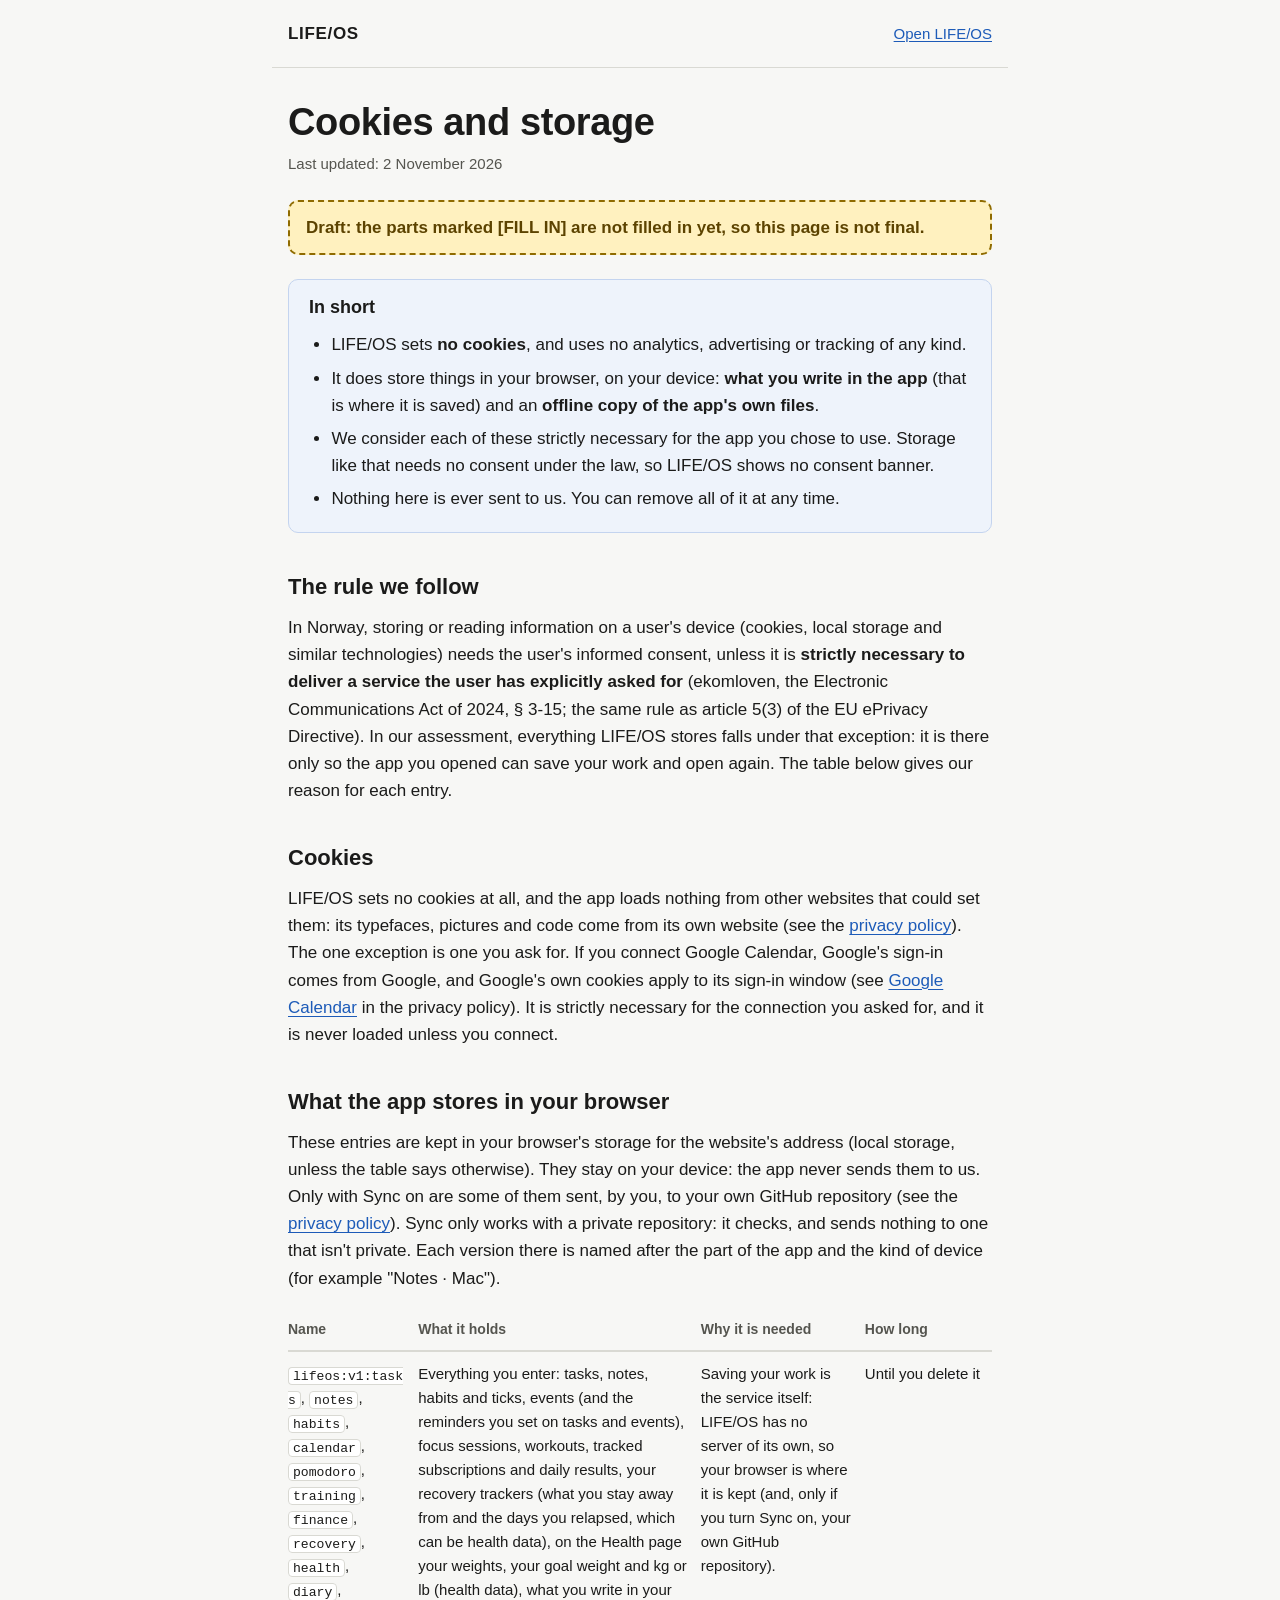
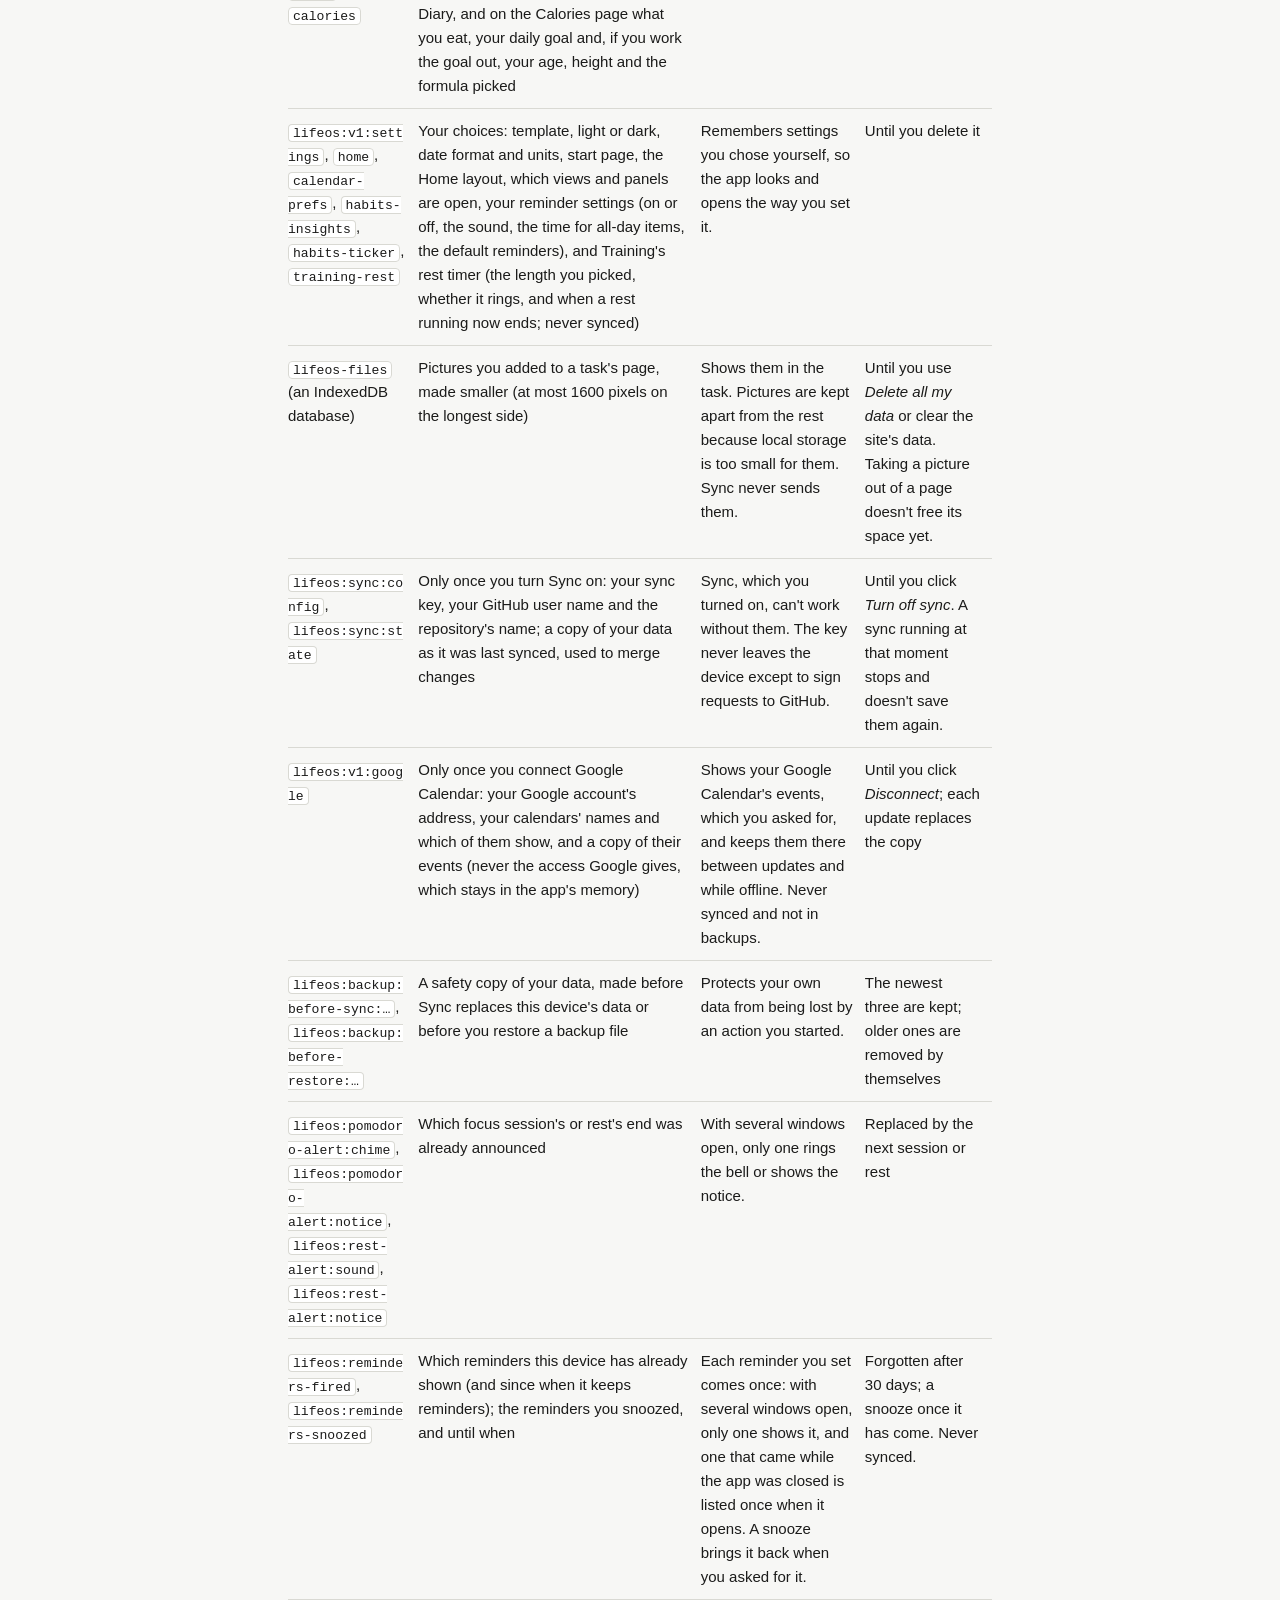
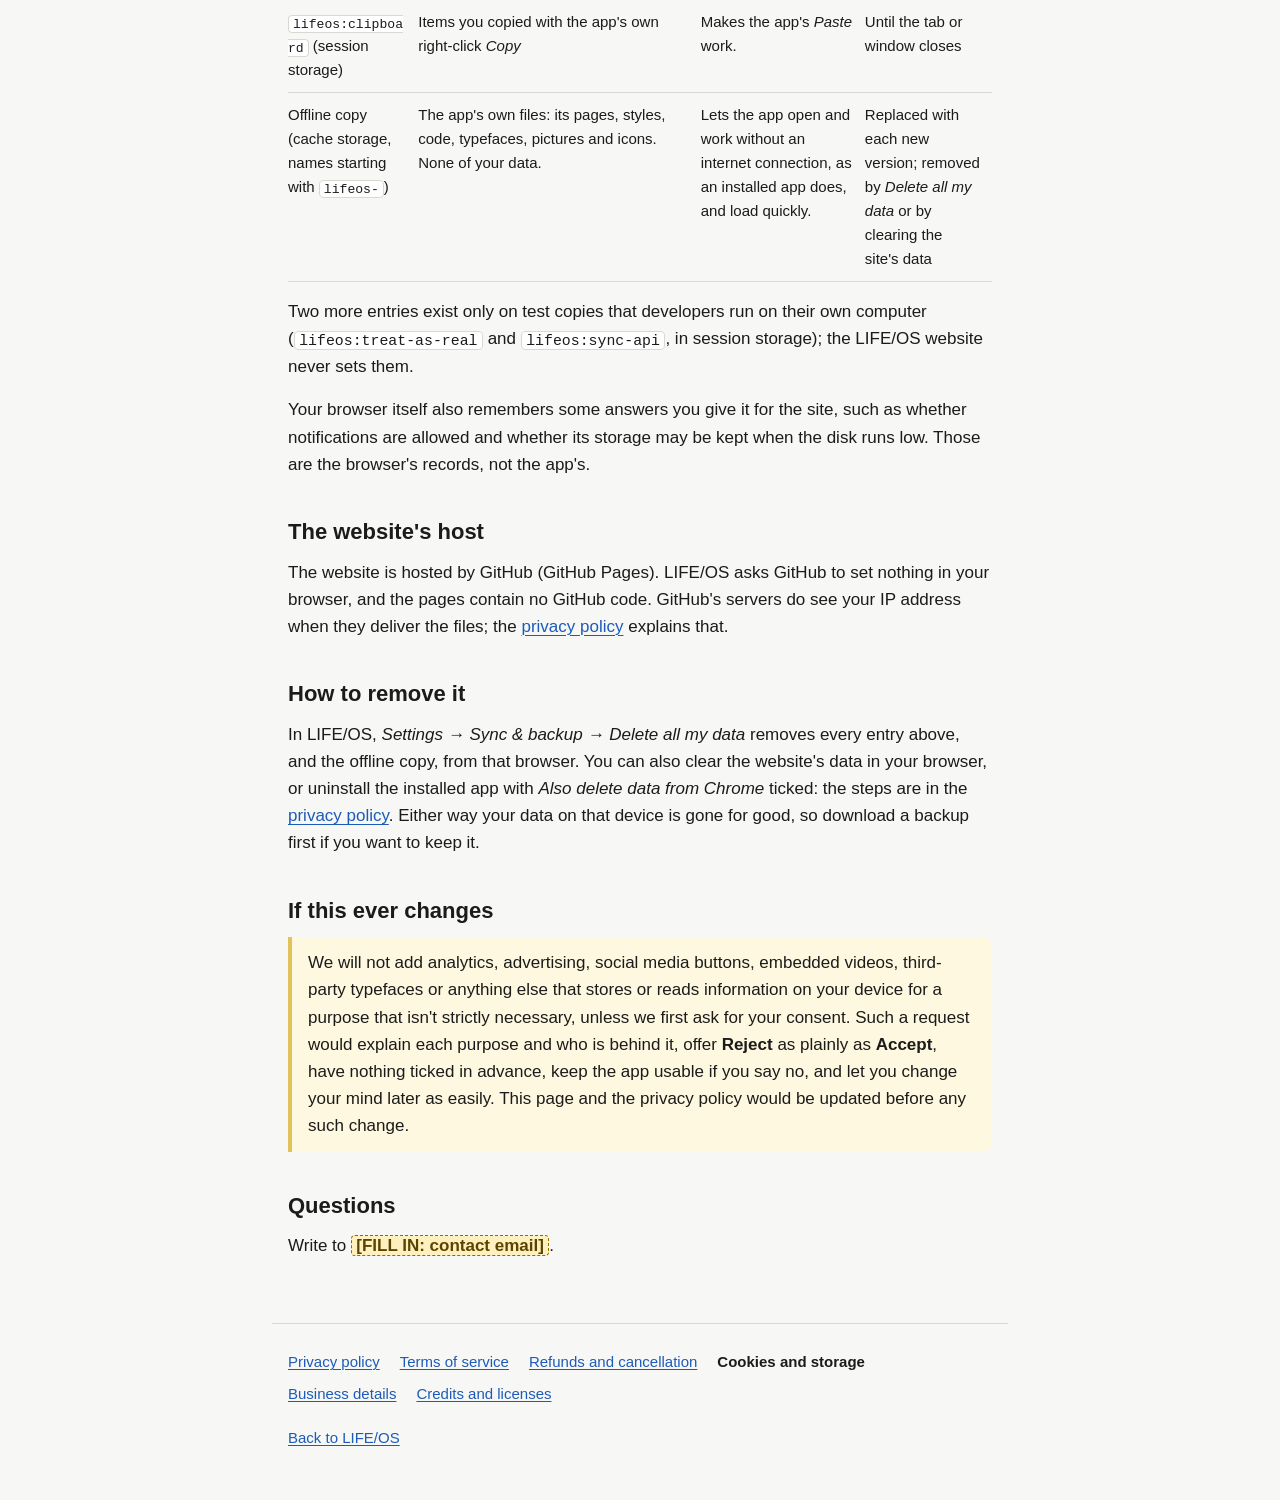
<file: legal/cookies.html>
<!doctype html>
<html lang="en">
  <head>
    <meta charset="utf-8" />
    <meta name="viewport" content="width=device-width, initial-scale=1" />
    <meta name="color-scheme" content="light dark" />
    <meta name="referrer" content="no-referrer" />
    <title>Cookies and storage · LIFE/OS</title>
    <meta name="description" content="LIFE/OS sets no cookies. What it stores on your device, why each item is needed, and how to remove it." />
    <link rel="icon" href="../icons/icon.svg" type="image/svg+xml" />
    <link rel="stylesheet" href="legal.css" />
    <script src="business.js" defer></script>
    <script src="legal.js" defer></script>
  </head>
  <body>
    <a class="skip" href="#main">Skip to the text</a>
    <header class="site-header">
      <a class="brand" href="../">LIFE/OS</a>
      <a class="back" href="../">Open LIFE/OS</a>
    </header>

    <main id="main">
      <h1>Cookies and storage</h1>
      <p class="meta">Last updated: <time data-legal="updated" datetime="2026-11-02">2 November 2026</time></p>
      <p class="draft" data-legal-draft role="note">Draft: the parts marked [FILL IN] are not filled in yet, so this page is not final.</p>

      <section class="summary" aria-labelledby="summary">
        <h2 id="summary">In short</h2>
        <ul>
          <li>LIFE/OS sets <strong>no cookies</strong>, and uses no analytics, advertising or tracking of any kind.</li>
          <li>It does store things in your browser, on your device: <strong>what you write in the app</strong> (that is where it is saved) and an <strong>offline copy of the app's own files</strong>.</li>
          <li>We consider each of these strictly necessary for the app you chose to use. Storage like that needs no consent under the law, so LIFE/OS shows no consent banner.</li>
          <li>Nothing here is ever sent to us. You can remove all of it at any time.</li>
        </ul>
      </section>

      <h2 id="rule">The rule we follow</h2>
      <p>
        In Norway, storing or reading information on a user's device (cookies, local storage and similar technologies) needs the
        user's informed consent, unless it is <strong>strictly necessary to deliver a service the user has explicitly asked
        for</strong> (ekomloven, the Electronic Communications Act of 2024, § 3-15; the same rule as article 5(3) of the EU ePrivacy
        Directive). In our assessment, everything LIFE/OS stores falls under that exception: it is there only so the app you opened
        can save your work and open again. The table below gives our reason for each entry.
      </p>

      <h2 id="cookies">Cookies</h2>
      <p>
        LIFE/OS sets no cookies at all, and the app loads nothing from other websites that could set them: its typefaces, pictures
        and code come from its own website (see the <a href="privacy.html#third-parties">privacy policy</a>). The one exception is
        one you ask for. If you connect Google Calendar, Google's sign-in comes from Google, and Google's own cookies apply to its
        sign-in window (see <a href="privacy.html#google">Google Calendar</a> in the privacy policy). It is strictly necessary for
        the connection you asked for, and it is never loaded unless you connect.
      </p>

      <h2 id="local">What the app stores in your browser</h2>
      <p>
        These entries are kept in your browser's storage for the website's address (local storage, unless the table says otherwise).
        They stay on your device: the app never sends them to us. Only with Sync on are some of them sent, by you, to your own GitHub
        repository (see the <a href="privacy.html#sync">privacy policy</a>). Sync only works with a private repository: it checks,
        and sends nothing to one that isn't private. Each version there is named after the part of the app and the kind of device
        (for example "Notes · Mac").
      </p>
      <table class="stack">
        <thead>
          <tr>
            <th scope="col">Name</th>
            <th scope="col">What it holds</th>
            <th scope="col">Why it is needed</th>
            <th scope="col">How long</th>
          </tr>
        </thead>
        <tbody>
          <tr>
            <td data-label="Name"><code>lifeos:v1:tasks</code>, <code>notes</code>, <code>habits</code>, <code>calendar</code>, <code>pomodoro</code>, <code>training</code>, <code>finance</code>, <code>recovery</code>, <code>health</code>, <code>diary</code>, <code>calories</code></td>
            <td data-label="What it holds">Everything you enter: tasks, notes, habits and ticks, events (and the reminders you set on tasks and events), focus sessions, workouts, tracked subscriptions and daily results, your recovery trackers (what you stay away from and the days you relapsed, which can be health data), on the Health page your weights, your goal weight and kg or lb (health data), what you write in your Diary, and on the Calories page what you eat, your daily goal and, if you work the goal out, your age, height and the formula picked</td>
            <td data-label="Why it is needed">Saving your work is the service itself: LIFE/OS has no server of its own, so your browser is where it is kept (and, only if you turn Sync on, your own GitHub repository).</td>
            <td data-label="How long">Until you delete it</td>
          </tr>
          <tr>
            <td data-label="Name"><code>lifeos:v1:settings</code>, <code>home</code>, <code>calendar-prefs</code>, <code>habits-insights</code>, <code>habits-ticker</code>, <code>training-rest</code></td>
            <td data-label="What it holds">Your choices: template, light or dark, date format and units, start page, the Home layout, which views and panels are open, your reminder settings (on or off, the sound, the time for all-day items, the default reminders), and Training's rest timer (the length you picked, whether it rings, and when a rest running now ends; never synced)</td>
            <td data-label="Why it is needed">Remembers settings you chose yourself, so the app looks and opens the way you set it.</td>
            <td data-label="How long">Until you delete it</td>
          </tr>
          <tr>
            <td data-label="Name"><code>lifeos-files</code> (an IndexedDB database)</td>
            <td data-label="What it holds">Pictures you added to a task's page, made smaller (at most 1600 pixels on the longest side)</td>
            <td data-label="Why it is needed">Shows them in the task. Pictures are kept apart from the rest because local storage is too small for them. Sync never sends them.</td>
            <td data-label="How long">Until you use <em>Delete all my data</em> or clear the site's data. Taking a picture out of a page doesn't free its space yet.</td>
          </tr>
          <tr>
            <td data-label="Name"><code>lifeos:sync:config</code>, <code>lifeos:sync:state</code></td>
            <td data-label="What it holds">Only once you turn Sync on: your sync key, your GitHub user name and the repository's name; a copy of your data as it was last synced, used to merge changes</td>
            <td data-label="Why it is needed">Sync, which you turned on, can't work without them. The key never leaves the device except to sign requests to GitHub.</td>
            <td data-label="How long">Until you click <em>Turn off sync</em>. A sync running at that moment stops and doesn't save them again.</td>
          </tr>
          <tr>
            <td data-label="Name"><code>lifeos:v1:google</code></td>
            <td data-label="What it holds">Only once you connect Google Calendar: your Google account's address, your calendars' names and which of them show, and a copy of their events (never the access Google gives, which stays in the app's memory)</td>
            <td data-label="Why it is needed">Shows your Google Calendar's events, which you asked for, and keeps them there between updates and while offline. Never synced and not in backups.</td>
            <td data-label="How long">Until you click <em>Disconnect</em>; each update replaces the copy</td>
          </tr>
          <tr>
            <td data-label="Name"><code>lifeos:backup:before-sync:…</code>, <code>lifeos:backup:before-restore:…</code></td>
            <td data-label="What it holds">A safety copy of your data, made before Sync replaces this device's data or before you restore a backup file</td>
            <td data-label="Why it is needed">Protects your own data from being lost by an action you started.</td>
            <td data-label="How long">The newest three are kept; older ones are removed by themselves</td>
          </tr>
          <tr>
            <td data-label="Name"><code>lifeos:pomodoro-alert:chime</code>, <code>lifeos:pomodoro-alert:notice</code>, <code>lifeos:rest-alert:sound</code>, <code>lifeos:rest-alert:notice</code></td>
            <td data-label="What it holds">Which focus session's or rest's end was already announced</td>
            <td data-label="Why it is needed">With several windows open, only one rings the bell or shows the notice.</td>
            <td data-label="How long">Replaced by the next session or rest</td>
          </tr>
          <tr>
            <td data-label="Name"><code>lifeos:reminders-fired</code>, <code>lifeos:reminders-snoozed</code></td>
            <td data-label="What it holds">Which reminders this device has already shown (and since when it keeps reminders); the reminders you snoozed, and until when</td>
            <td data-label="Why it is needed">Each reminder you set comes once: with several windows open, only one shows it, and one that came while the app was closed is listed once when it opens. A snooze brings it back when you asked for it.</td>
            <td data-label="How long">Forgotten after 30 days; a snooze once it has come. Never synced.</td>
          </tr>
          <tr>
            <td data-label="Name"><code>lifeos:clipboard</code> (session storage)</td>
            <td data-label="What it holds">Items you copied with the app's own right-click <em>Copy</em></td>
            <td data-label="Why it is needed">Makes the app's <em>Paste</em> work.</td>
            <td data-label="How long">Until the tab or window closes</td>
          </tr>
          <tr>
            <td data-label="Name">Offline copy (cache storage, names starting with <code>lifeos-</code>)</td>
            <td data-label="What it holds">The app's own files: its pages, styles, code, typefaces, pictures and icons. None of your data.</td>
            <td data-label="Why it is needed">Lets the app open and work without an internet connection, as an installed app does, and load quickly.</td>
            <td data-label="How long">Replaced with each new version; removed by <em>Delete all my data</em> or by clearing the site's data</td>
          </tr>
        </tbody>
      </table>
      <p>
        Two more entries exist only on test copies that developers run on their own computer (<code>lifeos:treat-as-real</code> and
        <code>lifeos:sync-api</code>, in session storage); the LIFE/OS website never sets them.
      </p>
      <p>
        Your browser itself also remembers some answers you give it for the site, such as whether notifications are allowed and
        whether its storage may be kept when the disk runs low. Those are the browser's records, not the app's.
      </p>

      <h2 id="host">The website's host</h2>
      <p>
        The website is hosted by GitHub (GitHub Pages). LIFE/OS asks GitHub to set nothing in your browser, and the pages contain no
        GitHub code. GitHub's servers do see your IP address when they deliver the files; the
        <a href="privacy.html#hosting">privacy policy</a> explains that.
      </p>

      <h2 id="remove">How to remove it</h2>
      <p>
        In LIFE/OS, <em>Settings → Sync &amp; backup → Delete all my data</em> removes every entry above, and the offline copy, from
        that browser. You can also clear the website's data in your browser, or uninstall the installed app with <em>Also delete data
        from Chrome</em> ticked: the steps are in the <a href="privacy.html#delete">privacy policy</a>. Either way your data on that
        device is gone for good, so download a backup first if you want to keep it.
      </p>

      <h2 id="future">If this ever changes</h2>
      <div class="note">
        <p>
          We will not add analytics, advertising, social media buttons, embedded videos, third-party typefaces or anything else that
          stores or reads information on your device for a purpose that isn't strictly necessary, unless we first ask for your
          consent. Such a request would explain each purpose and who is behind it, offer <strong>Reject</strong> as plainly as
          <strong>Accept</strong>, have nothing ticked in advance, keep the app usable if you say no, and let you change your mind
          later as easily. This page and the privacy policy would be updated before any such change.
        </p>
      </div>

      <h2 id="contact">Questions</h2>
      <p>
        Write to <a data-legal="email" class="legal-missing">[FILL IN: contact email]</a>.
      </p>
    </main>

    <footer class="site-footer">
      <nav aria-label="Legal pages">
        <ul>
          <li><a href="privacy.html">Privacy policy</a></li>
          <li><a href="terms.html">Terms of service</a></li>
          <li><a href="refunds.html">Refunds and cancellation</a></li>
          <li><a href="cookies.html" aria-current="page">Cookies and storage</a></li>
          <li><a href="business.html">Business details</a></li>
          <li><a href="credits.html">Credits and licenses</a></li>
        </ul>
      </nav>
      <p><a href="../">Back to LIFE/OS</a></p>
    </footer>
  </body>
</html>
</file>
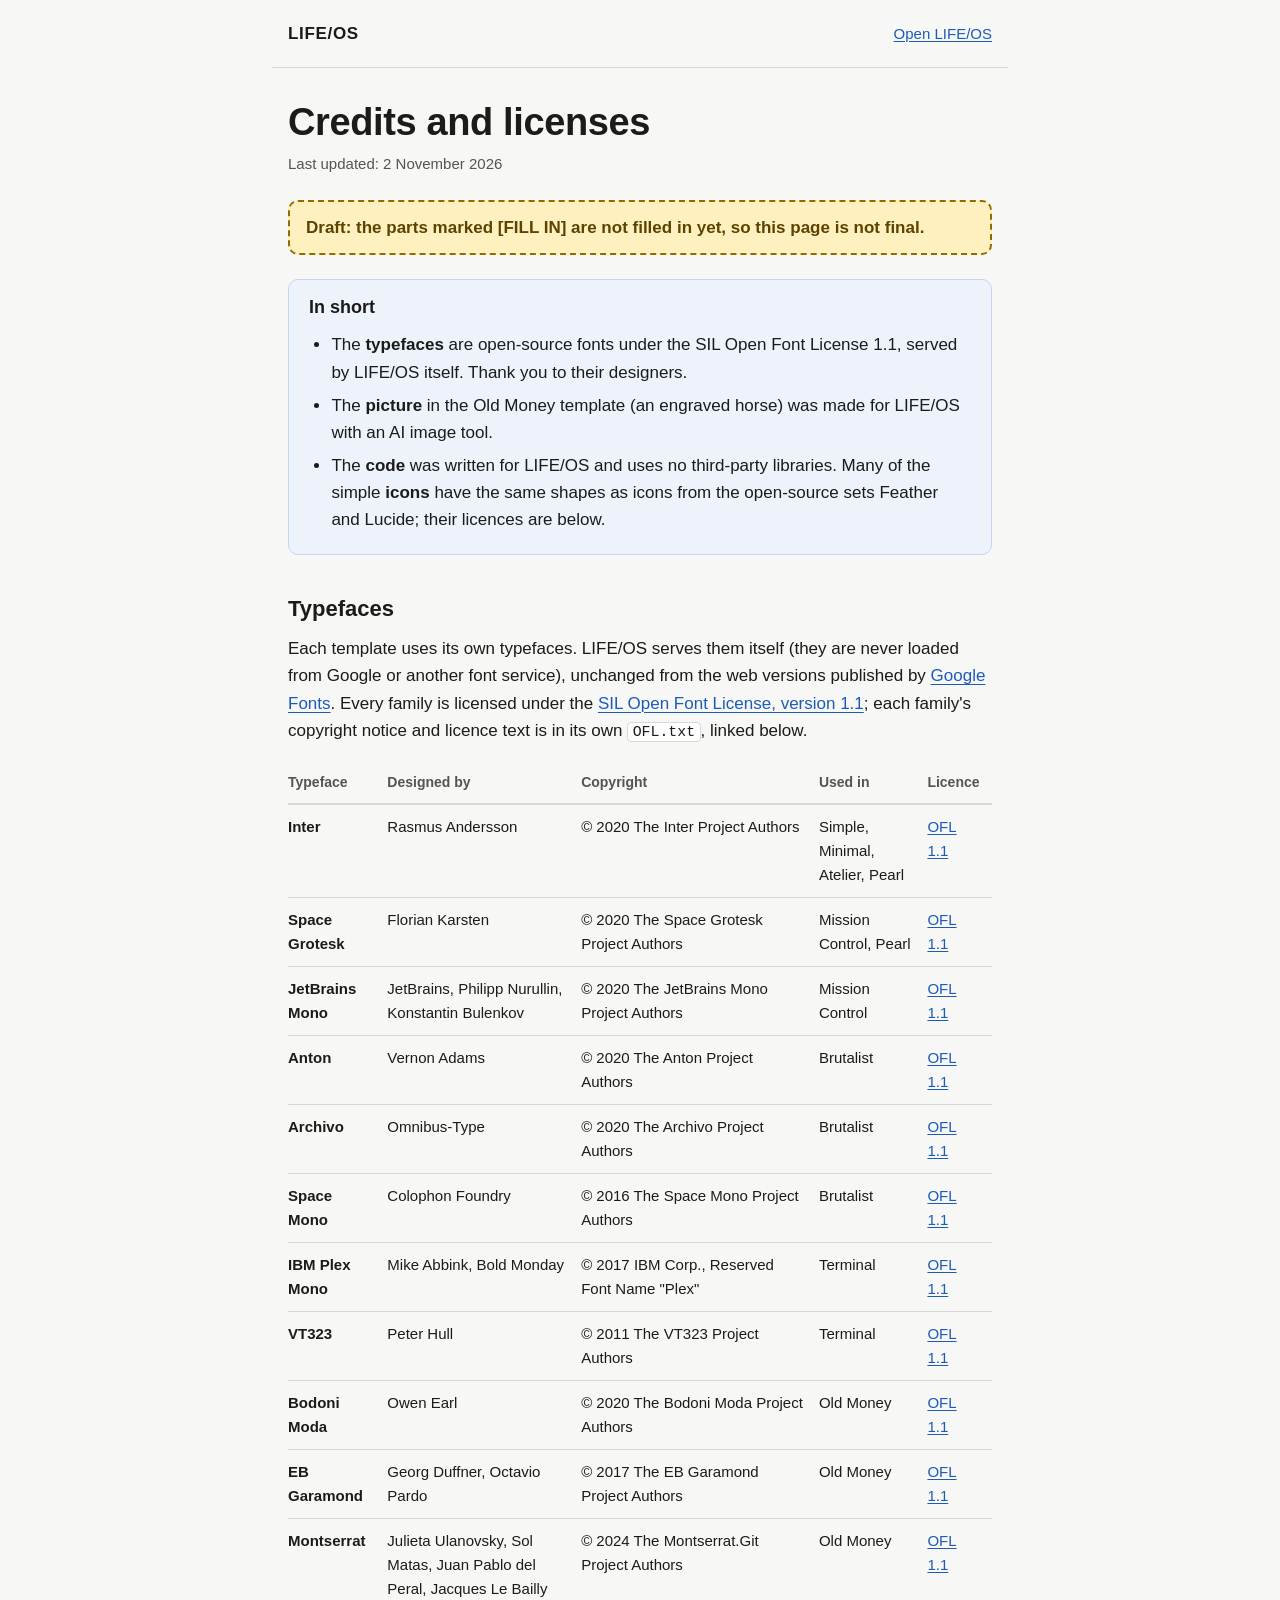
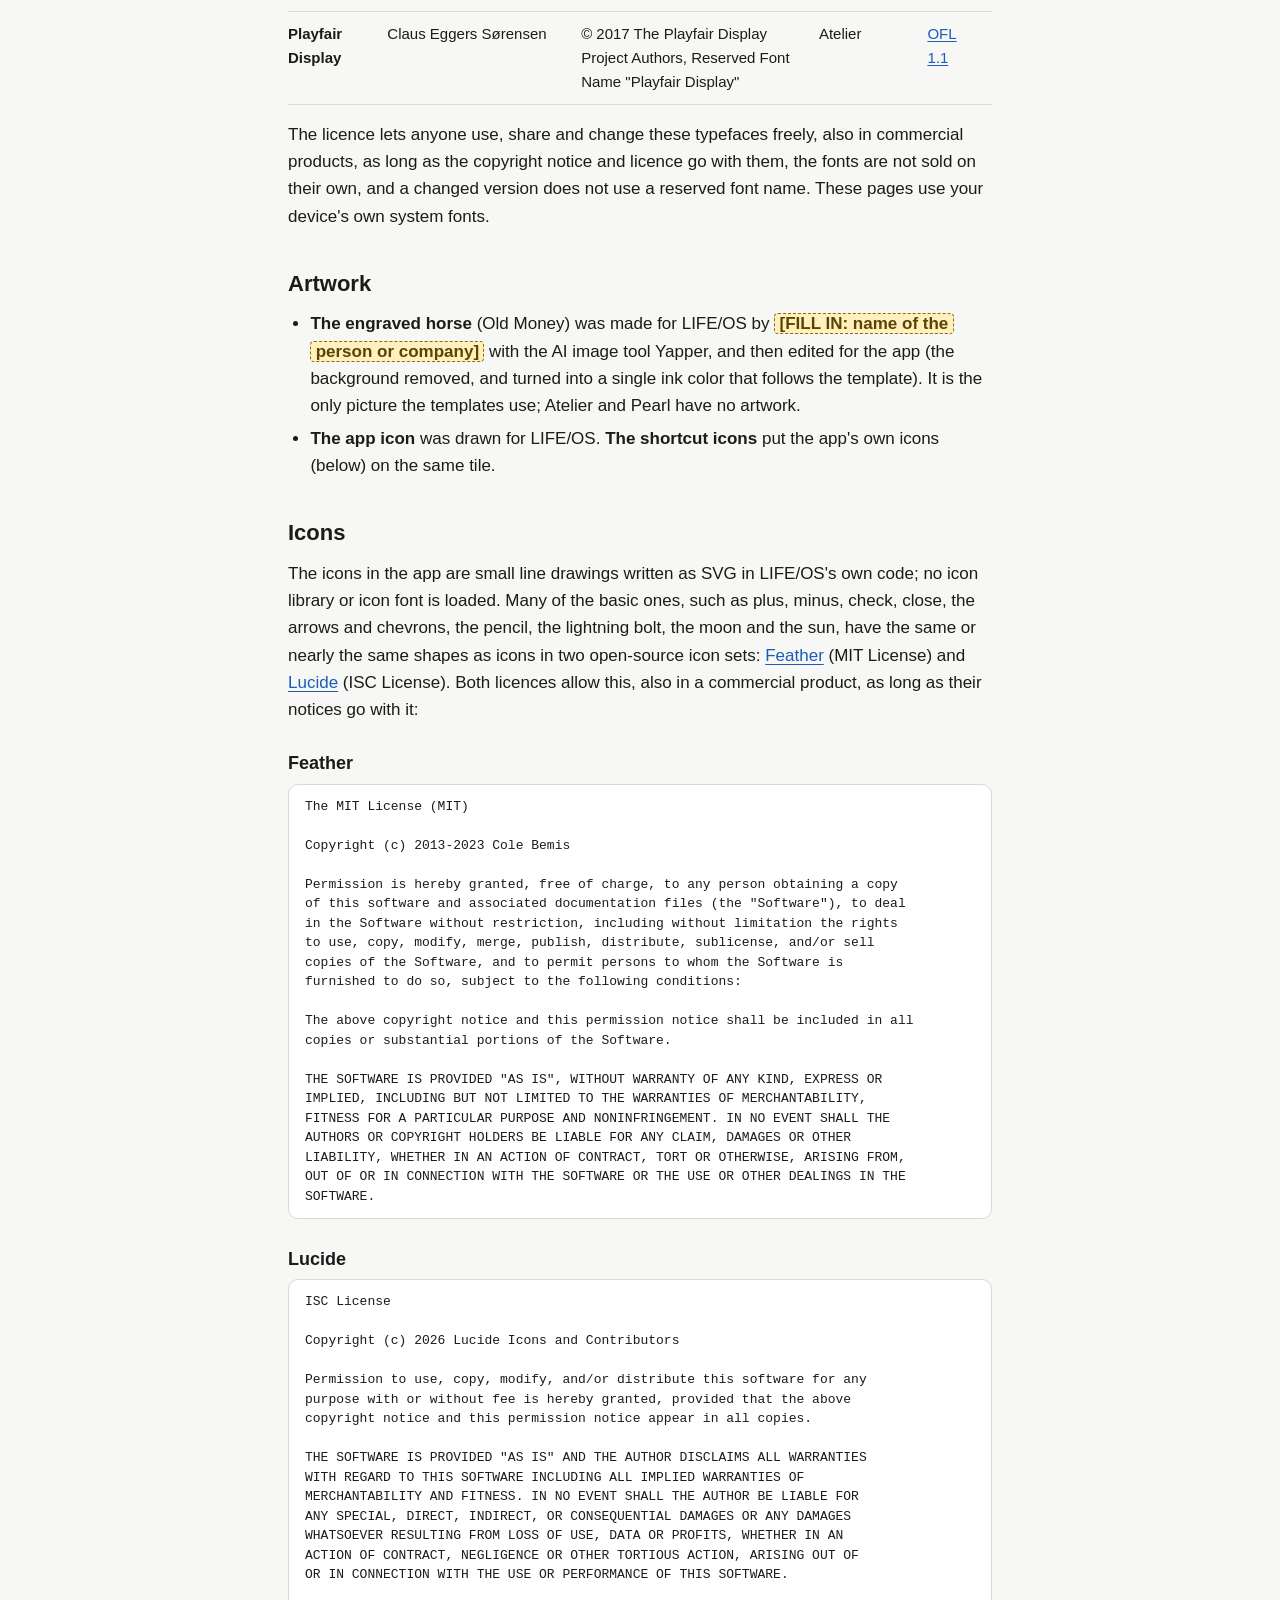
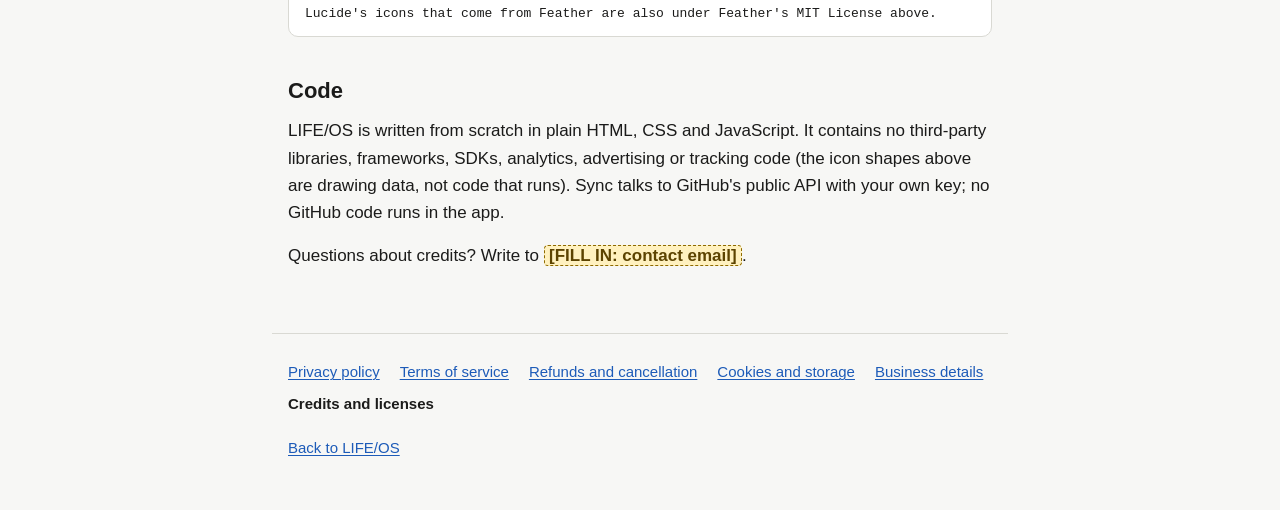
<file: legal/credits.html>
<!doctype html>
<html lang="en">
  <head>
    <meta charset="utf-8" />
    <meta name="viewport" content="width=device-width, initial-scale=1" />
    <meta name="color-scheme" content="light dark" />
    <meta name="referrer" content="no-referrer" />
    <title>Credits and licenses · LIFE/OS</title>
    <meta name="description" content="The typefaces in LIFE/OS and their open licences, where its artwork and icons come from (with the Feather and Lucide icon licences), and its third-party code (none)." />
    <link rel="icon" href="../icons/icon.svg" type="image/svg+xml" />
    <link rel="stylesheet" href="legal.css" />
    <script src="business.js" defer></script>
    <script src="legal.js" defer></script>
  </head>
  <body>
    <a class="skip" href="#main">Skip to the text</a>
    <header class="site-header">
      <a class="brand" href="../">LIFE/OS</a>
      <a class="back" href="../">Open LIFE/OS</a>
    </header>

    <main id="main">
      <h1>Credits and licenses</h1>
      <p class="meta">Last updated: <time data-legal="updated" datetime="2026-11-02">2 November 2026</time></p>
      <p class="draft" data-legal-draft role="note">Draft: the parts marked [FILL IN] are not filled in yet, so this page is not final.</p>

      <section class="summary" aria-labelledby="summary">
        <h2 id="summary">In short</h2>
        <ul>
          <li>The <strong>typefaces</strong> are open-source fonts under the SIL Open Font License 1.1, served by LIFE/OS itself. Thank you to their designers.</li>
          <li>The <strong>picture</strong> in the Old Money template (an engraved horse) was made for LIFE/OS with an AI image tool.</li>
          <li>The <strong>code</strong> was written for LIFE/OS and uses no third-party libraries. Many of the simple <strong>icons</strong> have the same shapes as icons from the open-source sets Feather and Lucide; their licences are below.</li>
        </ul>
      </section>

      <h2 id="fonts">Typefaces</h2>
      <p>
        Each template uses its own typefaces. LIFE/OS serves them itself (they are never loaded from Google or another font service),
        unchanged from the web versions published by <a href="https://fonts.google.com/">Google Fonts</a>. Every family is licensed
        under the <a href="https://openfontlicense.org/open-font-license-official-text/">SIL Open Font License, version 1.1</a>;
        each family's copyright notice and licence text is in its own <code>OFL.txt</code>, linked below.
      </p>
      <table class="stack">
        <thead>
          <tr>
            <th scope="col">Typeface</th>
            <th scope="col">Designed by</th>
            <th scope="col">Copyright</th>
            <th scope="col">Used in</th>
            <th scope="col">Licence</th>
          </tr>
        </thead>
        <tbody>
          <tr>
            <th scope="row">Inter</th>
            <td data-label="Designed by">Rasmus Andersson</td>
            <td data-label="Copyright">© 2020 The Inter Project Authors</td>
            <td data-label="Used in">Simple, Minimal, Atelier, Pearl</td>
            <td data-label="Licence"><a href="../fonts/inter/OFL.txt">OFL 1.1</a></td>
          </tr>
          <tr>
            <th scope="row">Space Grotesk</th>
            <td data-label="Designed by">Florian Karsten</td>
            <td data-label="Copyright">© 2020 The Space Grotesk Project Authors</td>
            <td data-label="Used in">Mission Control, Pearl</td>
            <td data-label="Licence"><a href="../fonts/space-grotesk/OFL.txt">OFL 1.1</a></td>
          </tr>
          <tr>
            <th scope="row">JetBrains Mono</th>
            <td data-label="Designed by">JetBrains, Philipp Nurullin, Konstantin Bulenkov</td>
            <td data-label="Copyright">© 2020 The JetBrains Mono Project Authors</td>
            <td data-label="Used in">Mission Control</td>
            <td data-label="Licence"><a href="../fonts/jetbrains-mono/OFL.txt">OFL 1.1</a></td>
          </tr>
          <tr>
            <th scope="row">Anton</th>
            <td data-label="Designed by">Vernon Adams</td>
            <td data-label="Copyright">© 2020 The Anton Project Authors</td>
            <td data-label="Used in">Brutalist</td>
            <td data-label="Licence"><a href="../fonts/anton/OFL.txt">OFL 1.1</a></td>
          </tr>
          <tr>
            <th scope="row">Archivo</th>
            <td data-label="Designed by">Omnibus-Type</td>
            <td data-label="Copyright">© 2020 The Archivo Project Authors</td>
            <td data-label="Used in">Brutalist</td>
            <td data-label="Licence"><a href="../fonts/archivo/OFL.txt">OFL 1.1</a></td>
          </tr>
          <tr>
            <th scope="row">Space Mono</th>
            <td data-label="Designed by">Colophon Foundry</td>
            <td data-label="Copyright">© 2016 The Space Mono Project Authors</td>
            <td data-label="Used in">Brutalist</td>
            <td data-label="Licence"><a href="../fonts/space-mono/OFL.txt">OFL 1.1</a></td>
          </tr>
          <tr>
            <th scope="row">IBM Plex Mono</th>
            <td data-label="Designed by">Mike Abbink, Bold Monday</td>
            <td data-label="Copyright">© 2017 IBM Corp., Reserved Font Name "Plex"</td>
            <td data-label="Used in">Terminal</td>
            <td data-label="Licence"><a href="../fonts/ibm-plex-mono/OFL.txt">OFL 1.1</a></td>
          </tr>
          <tr>
            <th scope="row">VT323</th>
            <td data-label="Designed by">Peter Hull</td>
            <td data-label="Copyright">© 2011 The VT323 Project Authors</td>
            <td data-label="Used in">Terminal</td>
            <td data-label="Licence"><a href="../fonts/vt323/OFL.txt">OFL 1.1</a></td>
          </tr>
          <tr>
            <th scope="row">Bodoni Moda</th>
            <td data-label="Designed by">Owen Earl</td>
            <td data-label="Copyright">© 2020 The Bodoni Moda Project Authors</td>
            <td data-label="Used in">Old Money</td>
            <td data-label="Licence"><a href="../fonts/bodoni-moda/OFL.txt">OFL 1.1</a></td>
          </tr>
          <tr>
            <th scope="row">EB Garamond</th>
            <td data-label="Designed by">Georg Duffner, Octavio Pardo</td>
            <td data-label="Copyright">© 2017 The EB Garamond Project Authors</td>
            <td data-label="Used in">Old Money</td>
            <td data-label="Licence"><a href="../fonts/eb-garamond/OFL.txt">OFL 1.1</a></td>
          </tr>
          <tr>
            <th scope="row">Montserrat</th>
            <td data-label="Designed by">Julieta Ulanovsky, Sol Matas, Juan Pablo del Peral, Jacques Le Bailly</td>
            <td data-label="Copyright">© 2024 The Montserrat.Git Project Authors</td>
            <td data-label="Used in">Old Money</td>
            <td data-label="Licence"><a href="../fonts/montserrat/OFL.txt">OFL 1.1</a></td>
          </tr>
          <tr>
            <th scope="row">Playfair Display</th>
            <td data-label="Designed by">Claus Eggers Sørensen</td>
            <td data-label="Copyright">© 2017 The Playfair Display Project Authors, Reserved Font Name "Playfair Display"</td>
            <td data-label="Used in">Atelier</td>
            <td data-label="Licence"><a href="../fonts/playfair-display/OFL.txt">OFL 1.1</a></td>
          </tr>
        </tbody>
      </table>
      <p>
        The licence lets anyone use, share and change these typefaces freely, also in commercial products, as long as the copyright
        notice and licence go with them, the fonts are not sold on their own, and a changed version does not use a reserved font
        name. These pages use your device's own
        system fonts.
      </p>

      <h2 id="art">Artwork</h2>
      <ul>
        <li><strong>The engraved horse</strong> (Old Money) was made for LIFE/OS by <span data-legal="owner" class="legal-missing">[FILL IN: name of the person or company]</span> with the AI image tool Yapper, and then edited for the app (the background removed, and turned into a single ink color that follows the template). It is the only picture the templates use; Atelier and Pearl have no artwork.</li>
        <li><strong>The app icon</strong> was drawn for LIFE/OS. <strong>The shortcut icons</strong> put the app's own icons (below) on the same tile.</li>
      </ul>

      <h2 id="icons">Icons</h2>
      <p>
        The icons in the app are small line drawings written as SVG in LIFE/OS's own code; no icon library or icon font is loaded.
        Many of the basic ones, such as plus, minus, check, close, the arrows and chevrons, the pencil, the lightning bolt, the moon
        and the sun, have the same or nearly the same shapes as icons in two open-source icon sets:
        <a href="https://feathericons.com/">Feather</a> (MIT License) and <a href="https://lucide.dev/">Lucide</a> (ISC License).
        Both licences allow this, also in a commercial product, as long as their notices go with it:
      </p>
      <h3 id="feather">Feather</h3>
      <pre class="licence">The MIT License (MIT)

Copyright (c) 2013-2023 Cole Bemis

Permission is hereby granted, free of charge, to any person obtaining a copy
of this software and associated documentation files (the "Software"), to deal
in the Software without restriction, including without limitation the rights
to use, copy, modify, merge, publish, distribute, sublicense, and/or sell
copies of the Software, and to permit persons to whom the Software is
furnished to do so, subject to the following conditions:

The above copyright notice and this permission notice shall be included in all
copies or substantial portions of the Software.

THE SOFTWARE IS PROVIDED "AS IS", WITHOUT WARRANTY OF ANY KIND, EXPRESS OR
IMPLIED, INCLUDING BUT NOT LIMITED TO THE WARRANTIES OF MERCHANTABILITY,
FITNESS FOR A PARTICULAR PURPOSE AND NONINFRINGEMENT. IN NO EVENT SHALL THE
AUTHORS OR COPYRIGHT HOLDERS BE LIABLE FOR ANY CLAIM, DAMAGES OR OTHER
LIABILITY, WHETHER IN AN ACTION OF CONTRACT, TORT OR OTHERWISE, ARISING FROM,
OUT OF OR IN CONNECTION WITH THE SOFTWARE OR THE USE OR OTHER DEALINGS IN THE
SOFTWARE.</pre>
      <h3 id="lucide">Lucide</h3>
      <pre class="licence">ISC License

Copyright (c) 2026 Lucide Icons and Contributors

Permission to use, copy, modify, and/or distribute this software for any
purpose with or without fee is hereby granted, provided that the above
copyright notice and this permission notice appear in all copies.

THE SOFTWARE IS PROVIDED "AS IS" AND THE AUTHOR DISCLAIMS ALL WARRANTIES
WITH REGARD TO THIS SOFTWARE INCLUDING ALL IMPLIED WARRANTIES OF
MERCHANTABILITY AND FITNESS. IN NO EVENT SHALL THE AUTHOR BE LIABLE FOR
ANY SPECIAL, DIRECT, INDIRECT, OR CONSEQUENTIAL DAMAGES OR ANY DAMAGES
WHATSOEVER RESULTING FROM LOSS OF USE, DATA OR PROFITS, WHETHER IN AN
ACTION OF CONTRACT, NEGLIGENCE OR OTHER TORTIOUS ACTION, ARISING OUT OF
OR IN CONNECTION WITH THE USE OR PERFORMANCE OF THIS SOFTWARE.

Lucide's icons that come from Feather are also under Feather's MIT License above.</pre>

      <h2 id="code">Code</h2>
      <p>
        LIFE/OS is written from scratch in plain HTML, CSS and JavaScript. It contains no third-party libraries, frameworks, SDKs,
        analytics, advertising or tracking code (the icon shapes above are drawing data, not code that runs). Sync talks to GitHub's public API with your own key; no GitHub code runs in the app.
      </p>
      <p>
        Questions about credits? Write to <a data-legal="email" class="legal-missing">[FILL IN: contact email]</a>.
      </p>
    </main>

    <footer class="site-footer">
      <nav aria-label="Legal pages">
        <ul>
          <li><a href="privacy.html">Privacy policy</a></li>
          <li><a href="terms.html">Terms of service</a></li>
          <li><a href="refunds.html">Refunds and cancellation</a></li>
          <li><a href="cookies.html">Cookies and storage</a></li>
          <li><a href="business.html">Business details</a></li>
          <li><a href="credits.html" aria-current="page">Credits and licenses</a></li>
        </ul>
      </nav>
      <p><a href="../">Back to LIFE/OS</a></p>
    </footer>
  </body>
</html>
</file>
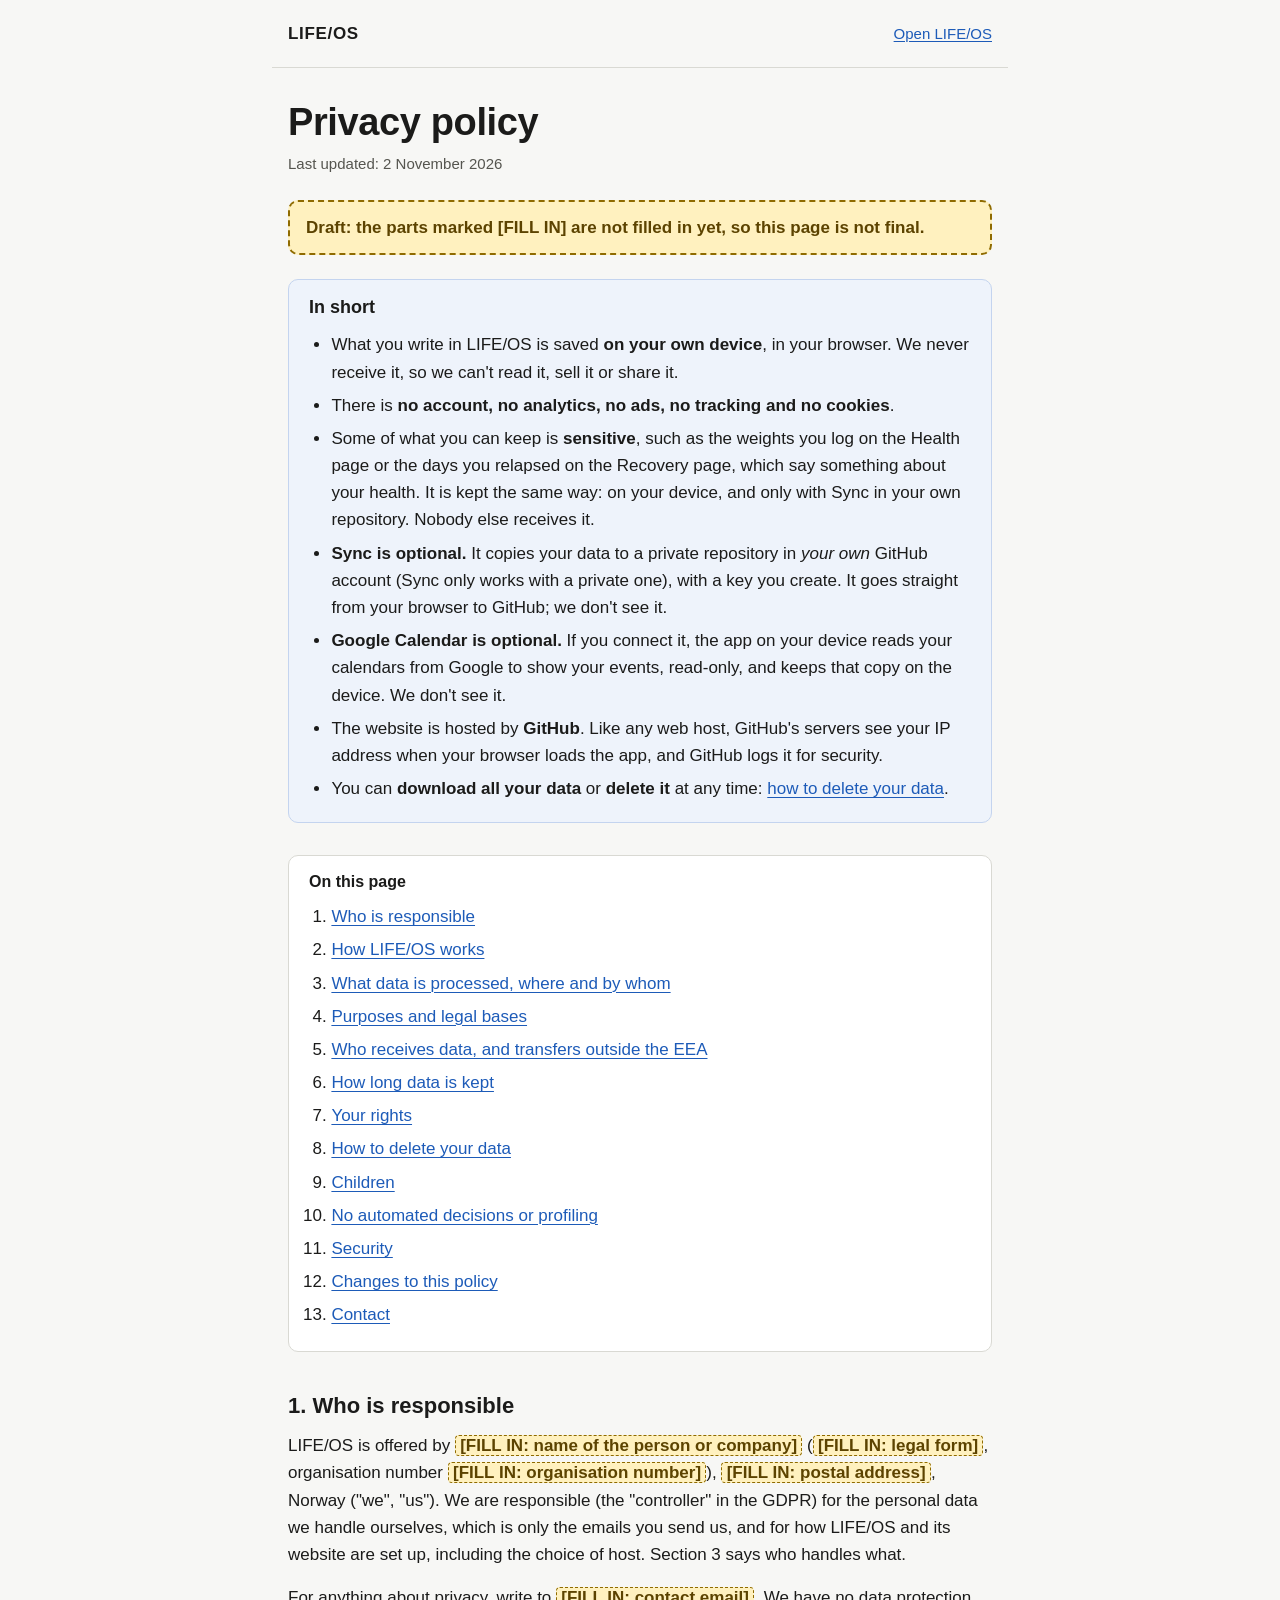
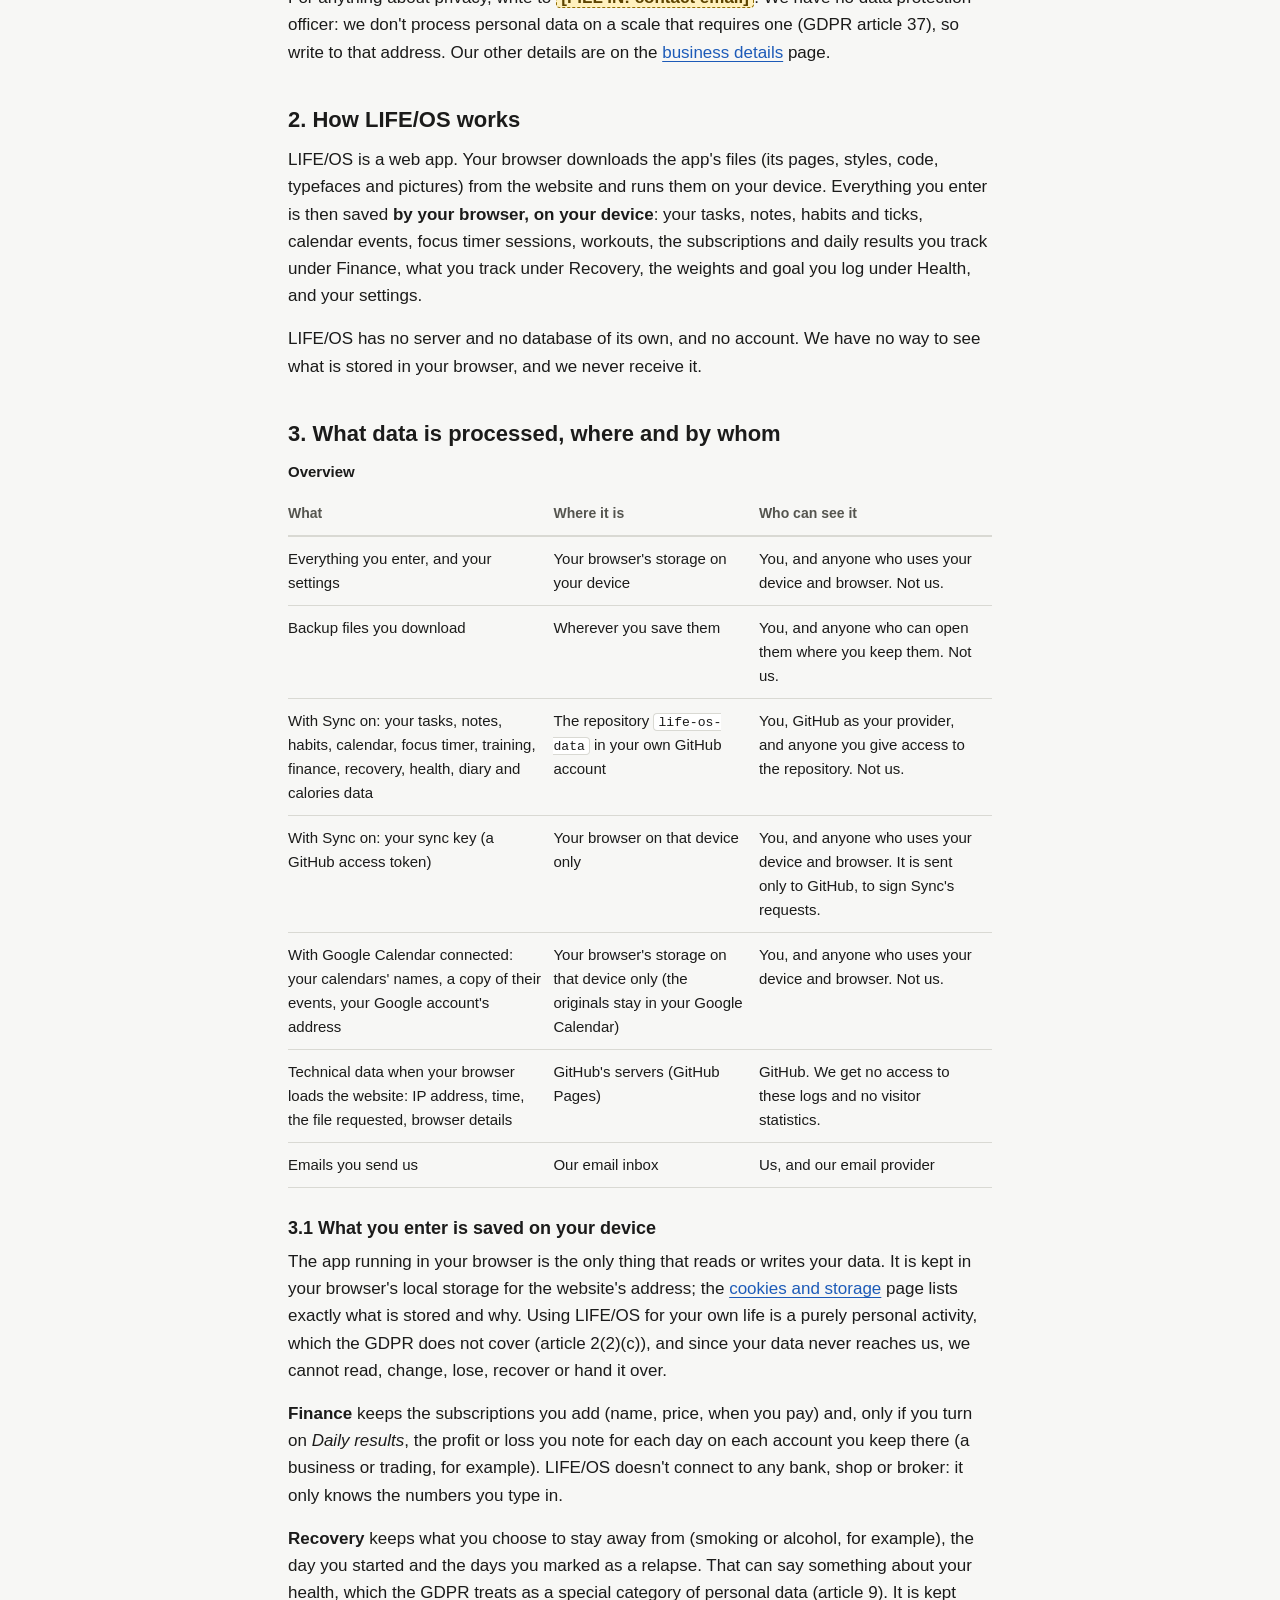
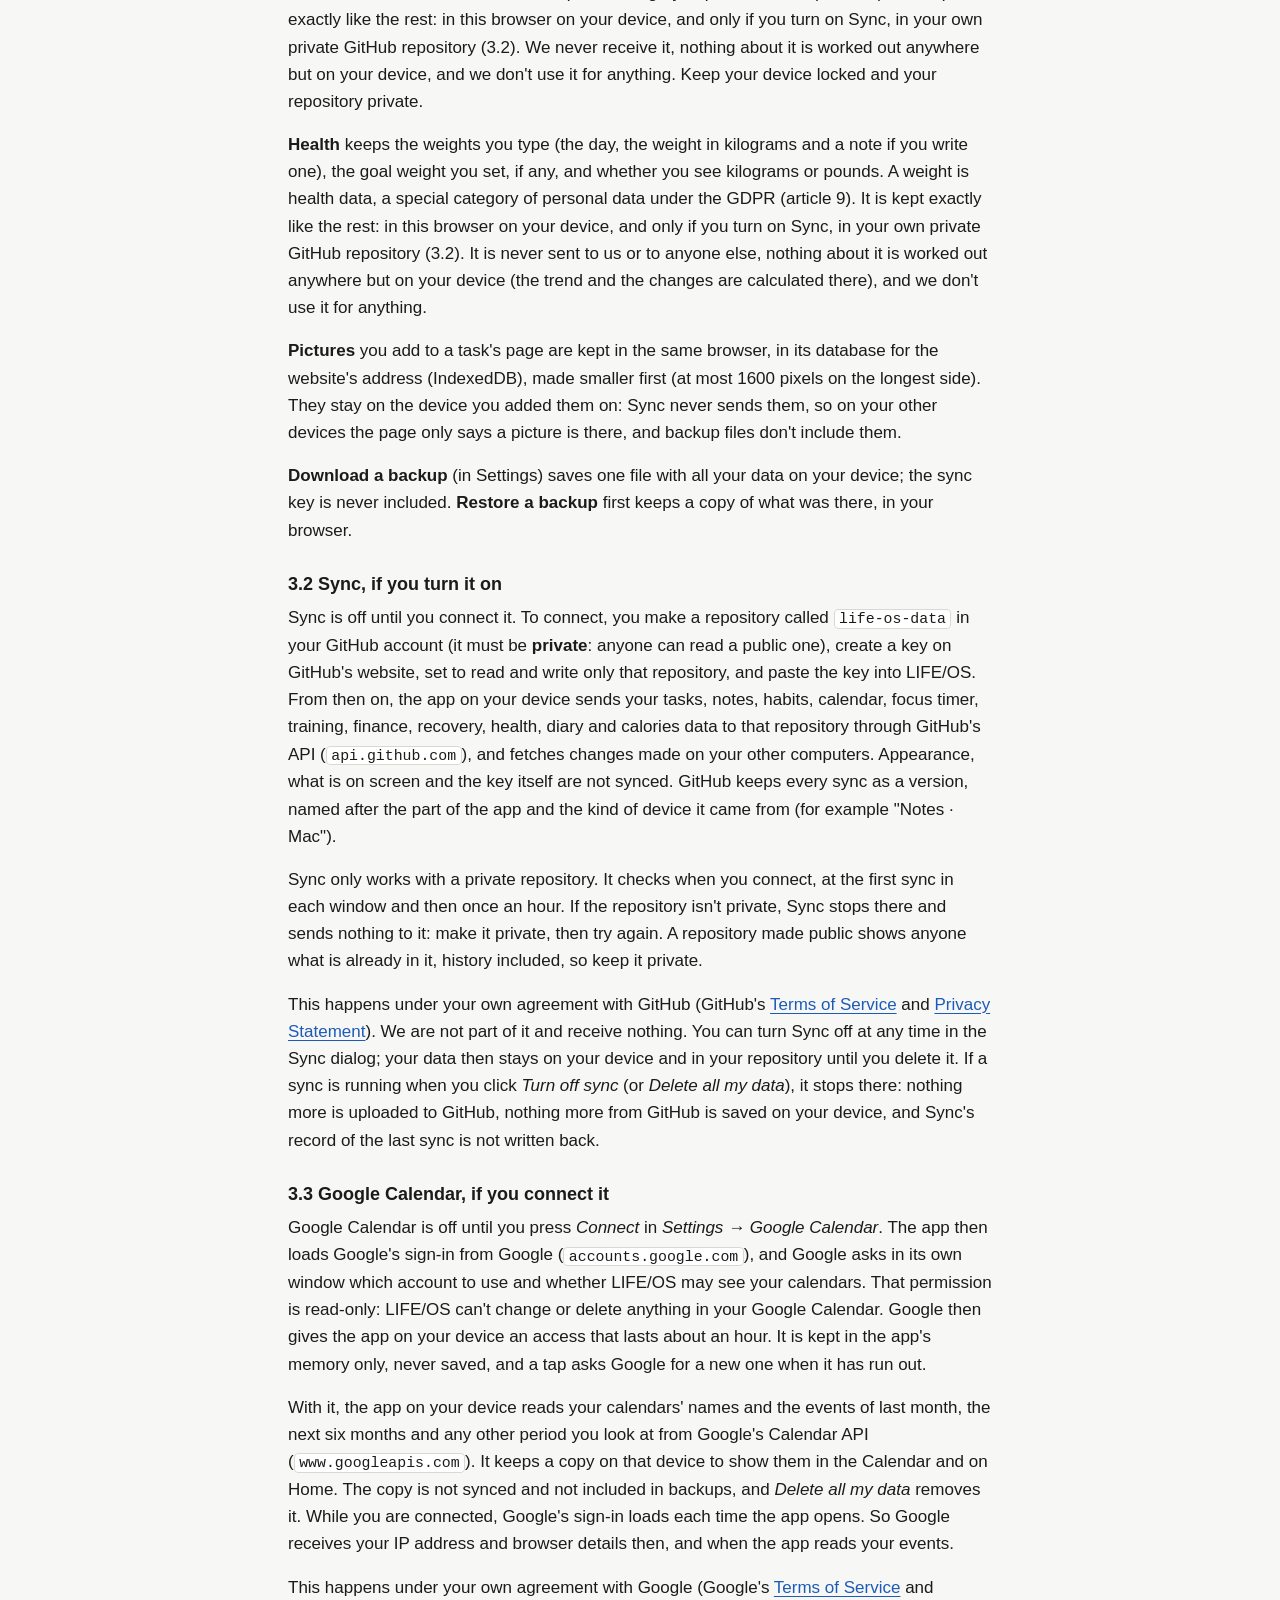
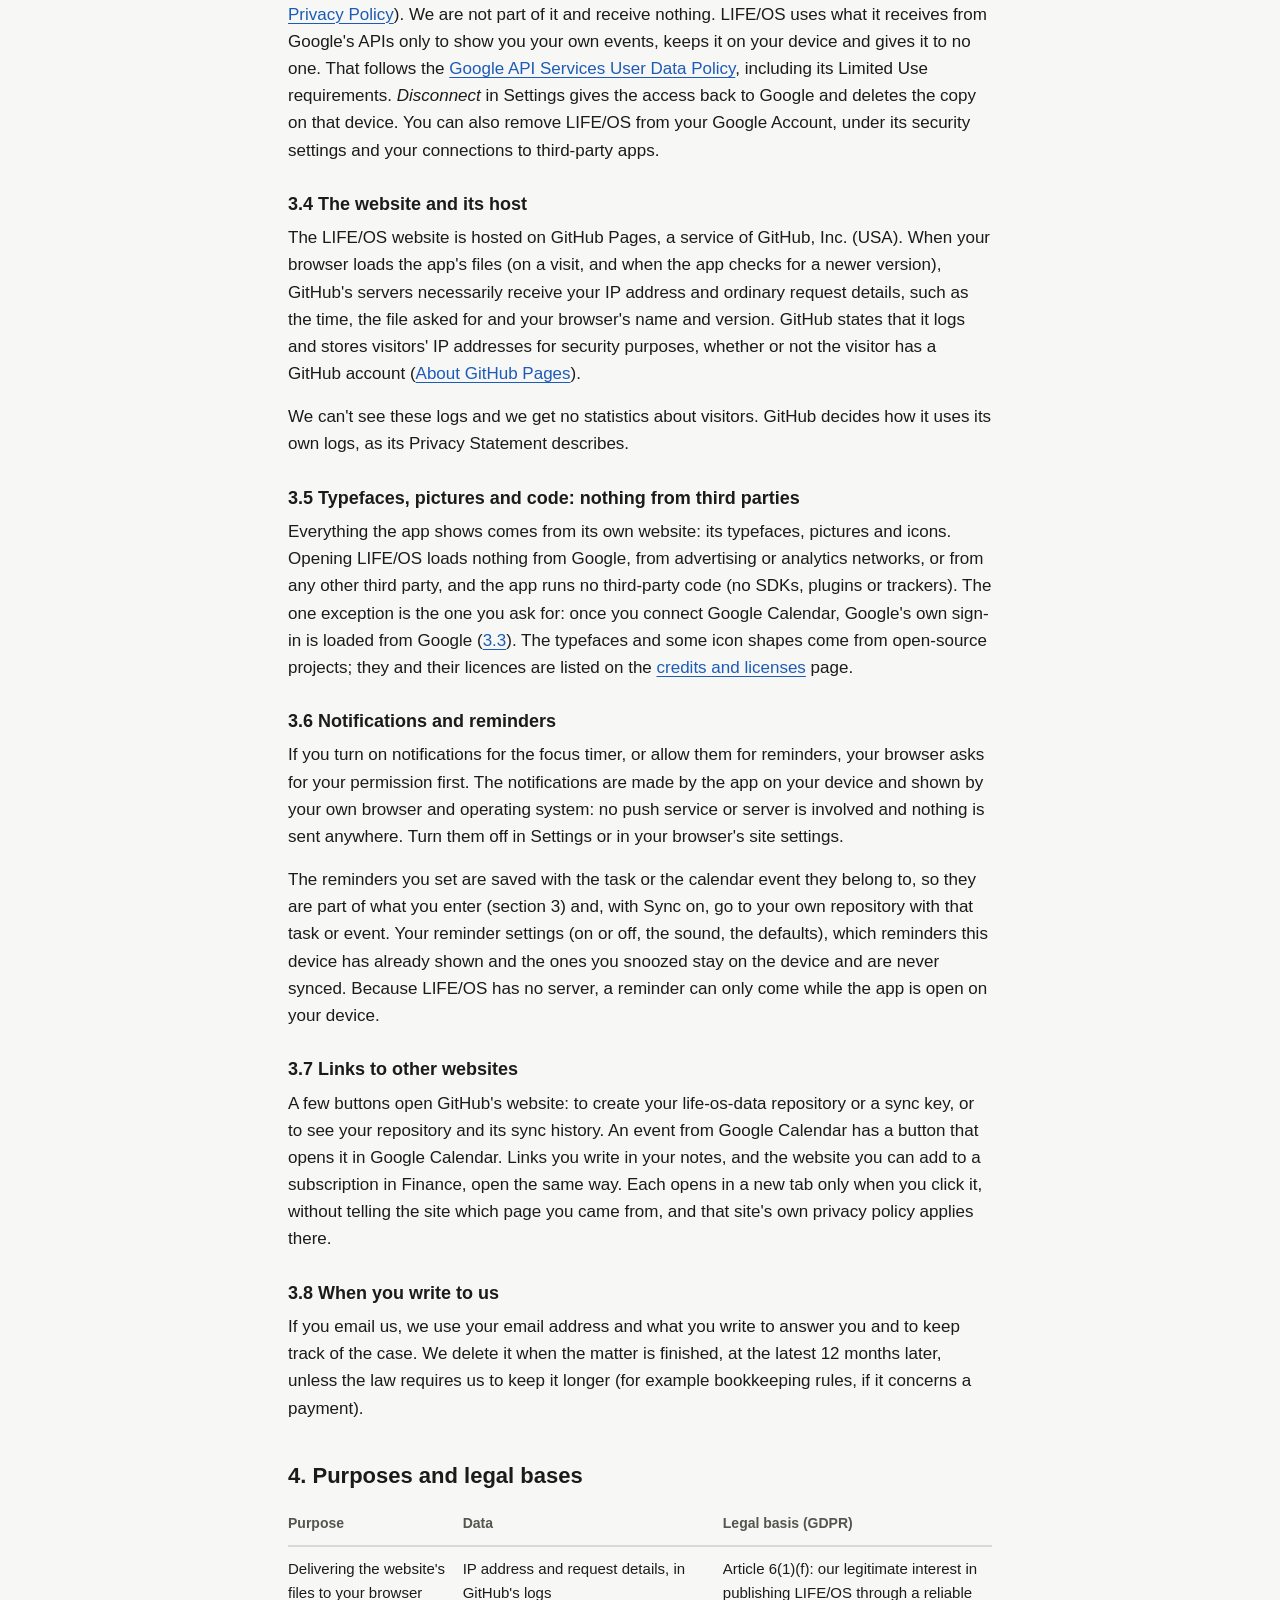
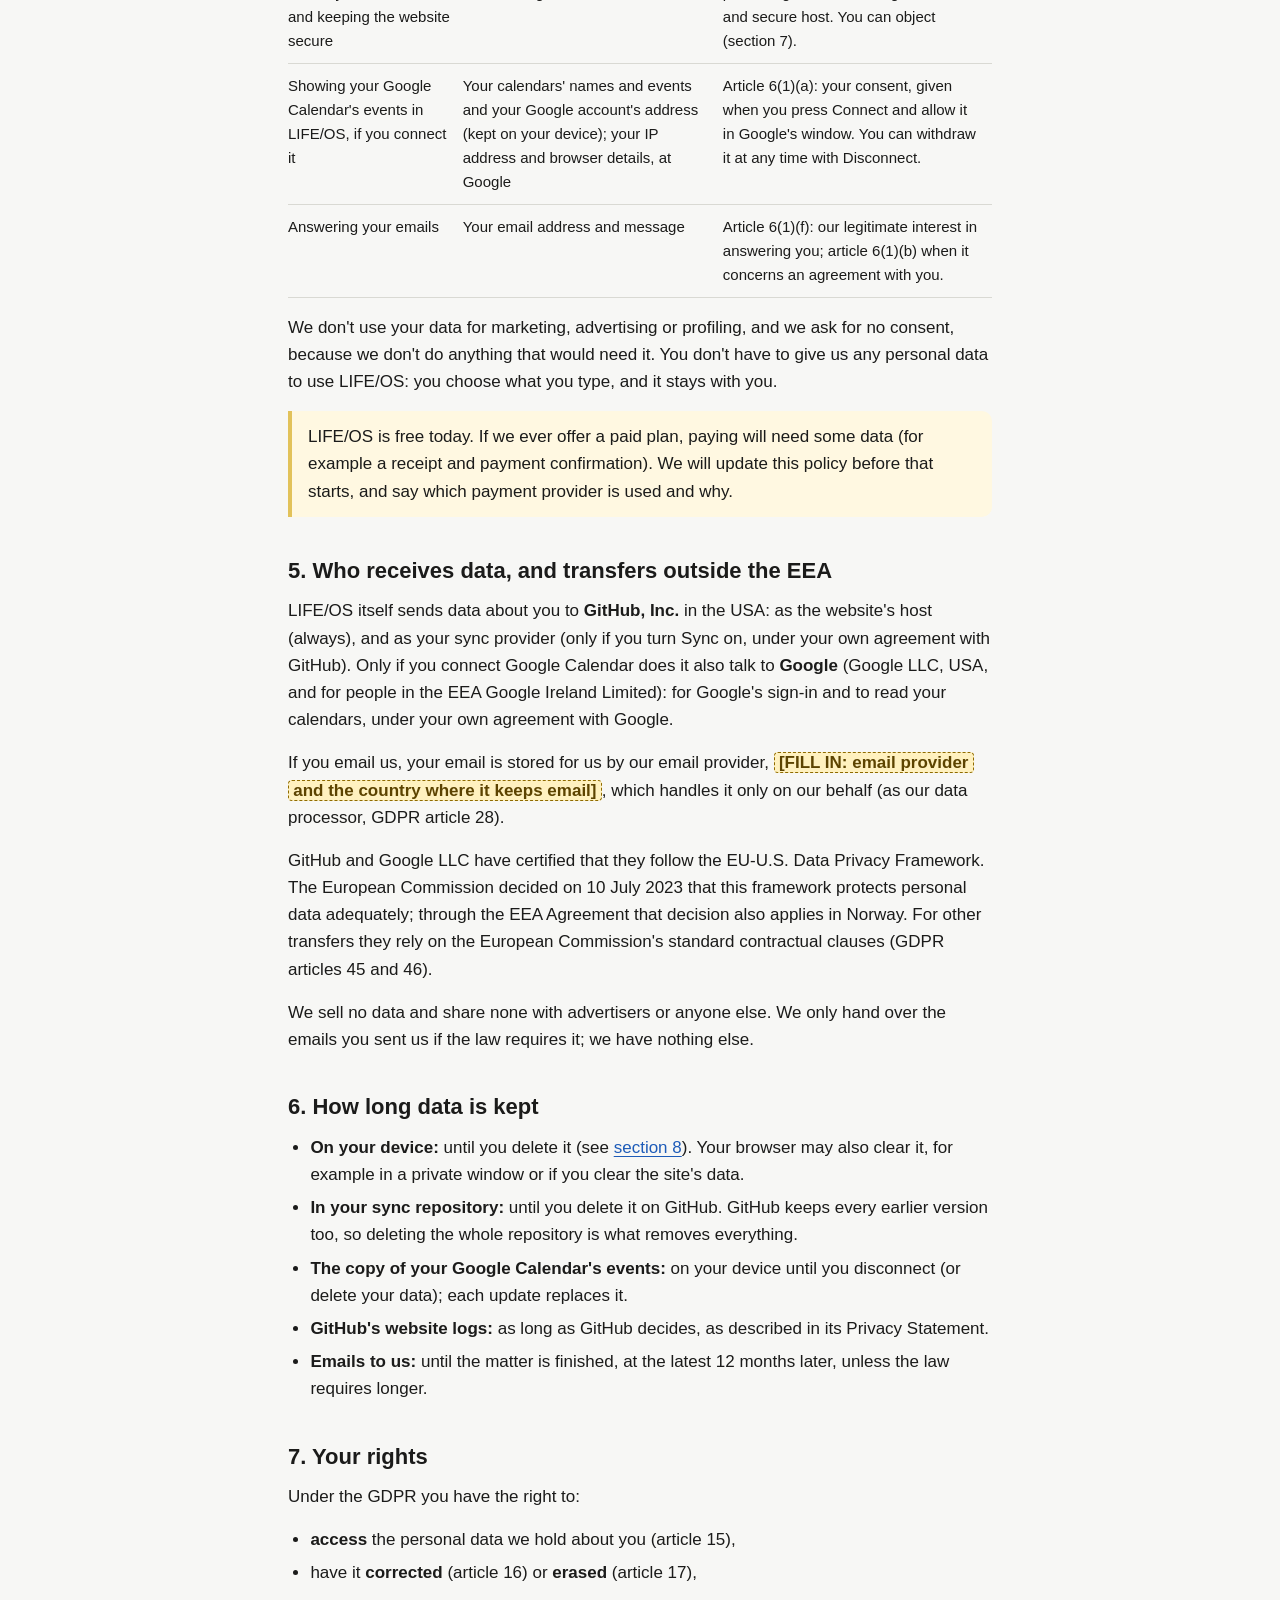
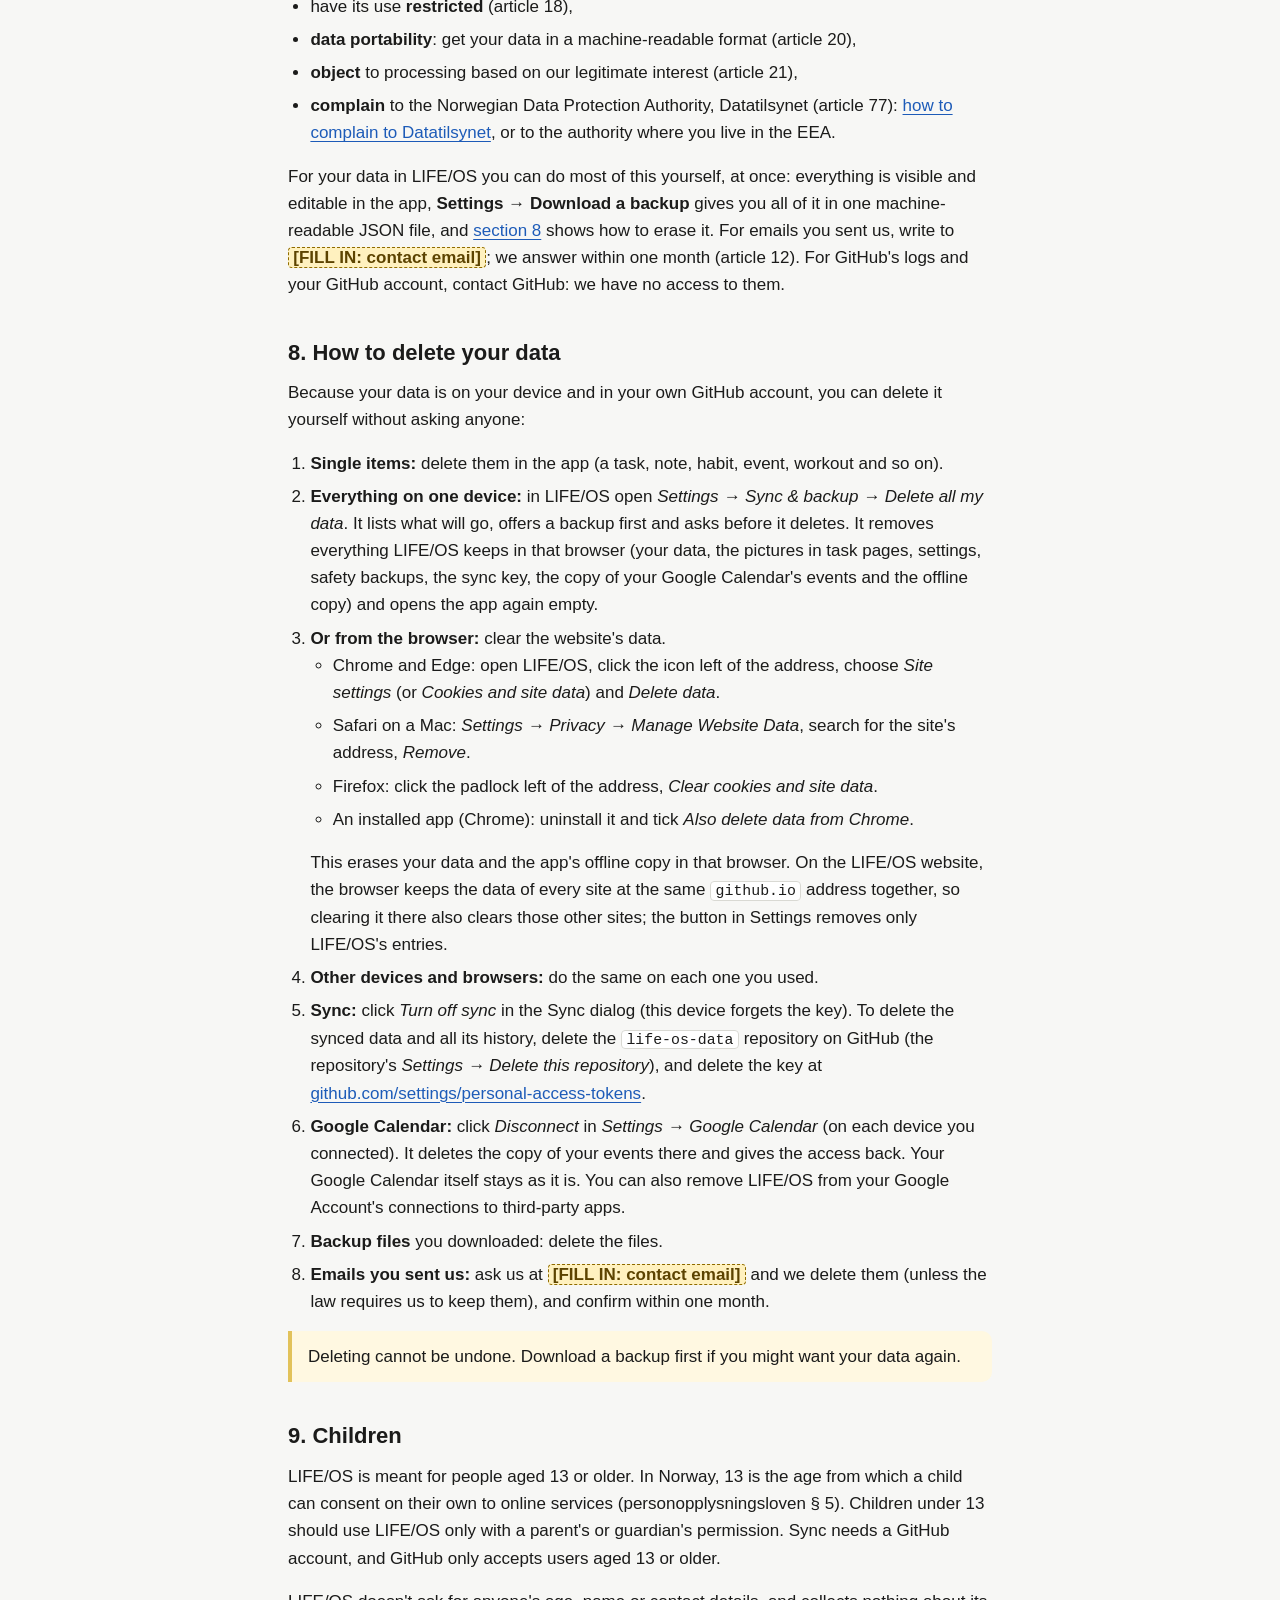
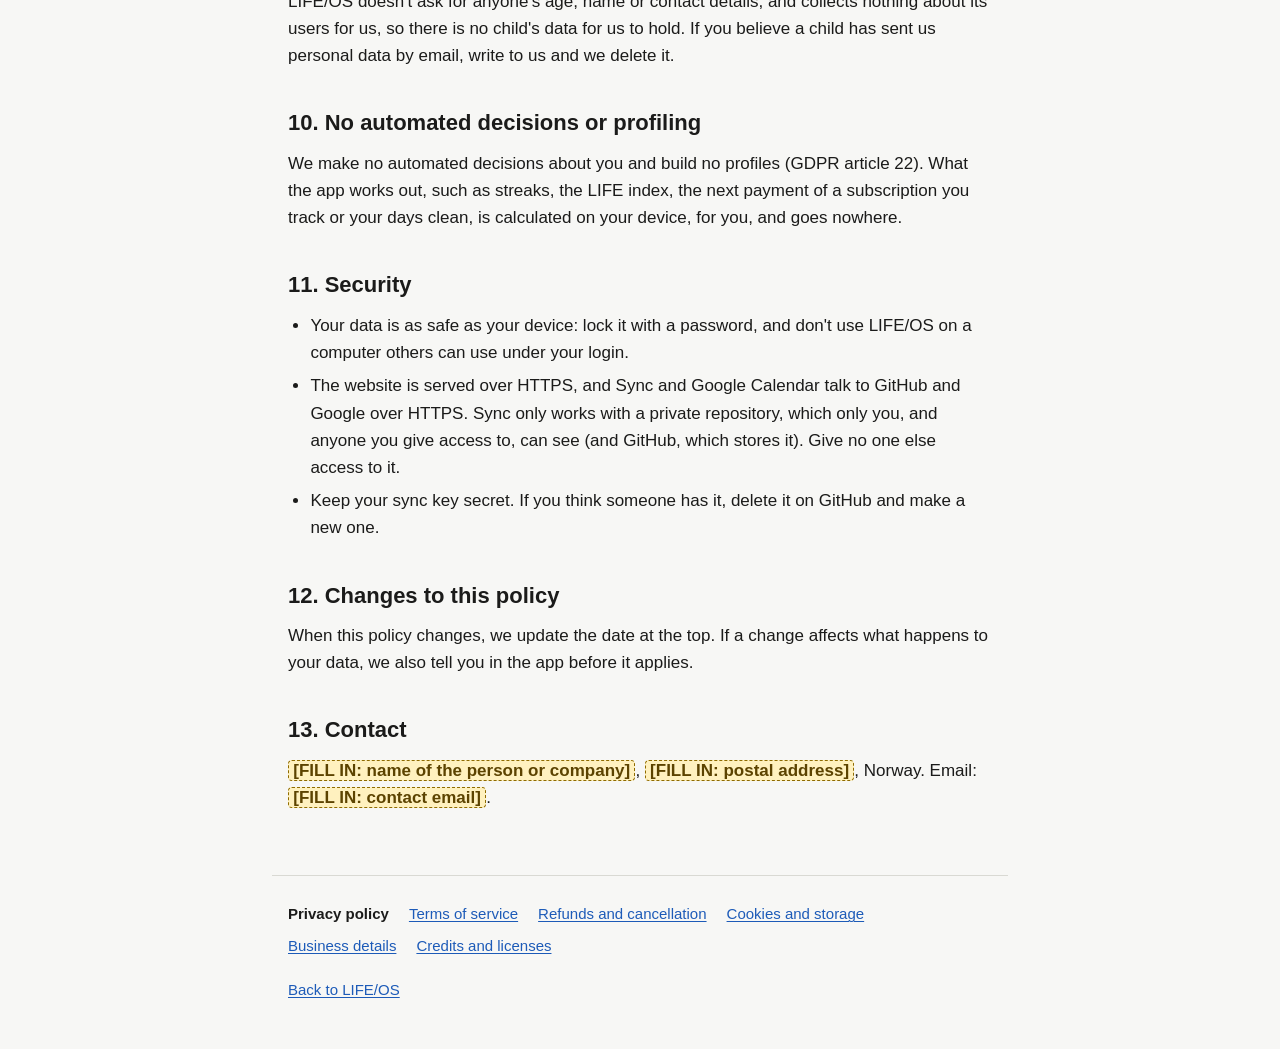
<file: legal/privacy.html>
<!doctype html>
<html lang="en">
  <head>
    <meta charset="utf-8" />
    <meta name="viewport" content="width=device-width, initial-scale=1" />
    <meta name="color-scheme" content="light dark" />
    <meta name="referrer" content="no-referrer" />
    <title>Privacy policy · LIFE/OS</title>
    <meta name="description" content="How LIFE/OS handles personal data: it is saved on your device and leaves it only if you turn on Sync; no account, analytics, ads or cookies." />
    <link rel="icon" href="../icons/icon.svg" type="image/svg+xml" />
    <link rel="stylesheet" href="legal.css" />
    <script src="business.js" defer></script>
    <script src="legal.js" defer></script>
  </head>
  <body>
    <a class="skip" href="#main">Skip to the text</a>
    <header class="site-header">
      <a class="brand" href="../">LIFE/OS</a>
      <a class="back" href="../">Open LIFE/OS</a>
    </header>

    <main id="main">
      <h1>Privacy policy</h1>
      <p class="meta">Last updated: <time data-legal="updated" datetime="2026-11-02">2 November 2026</time></p>
      <p class="draft" data-legal-draft role="note">Draft: the parts marked [FILL IN] are not filled in yet, so this page is not final.</p>

      <section class="summary" aria-labelledby="summary">
        <h2 id="summary">In short</h2>
        <ul>
          <li>What you write in LIFE/OS is saved <strong>on your own device</strong>, in your browser. We never receive it, so we can't read it, sell it or share it.</li>
          <li>There is <strong>no account, no analytics, no ads, no tracking and no cookies</strong>.</li>
          <li>Some of what you can keep is <strong>sensitive</strong>, such as the weights you log on the Health page or the days you relapsed on the Recovery page, which say something about your health. It is kept the same way: on your device, and only with Sync in your own repository. Nobody else receives it.</li>
          <li><strong>Sync is optional.</strong> It copies your data to a private repository in <em>your own</em> GitHub account (Sync only works with a private one), with a key you create. It goes straight from your browser to GitHub; we don't see it.</li>
          <li><strong>Google Calendar is optional.</strong> If you connect it, the app on your device reads your calendars from Google to show your events, read-only, and keeps that copy on the device. We don't see it.</li>
          <li>The website is hosted by <strong>GitHub</strong>. Like any web host, GitHub's servers see your IP address when your browser loads the app, and GitHub logs it for security.</li>
          <li>You can <strong>download all your data</strong> or <strong>delete it</strong> at any time: <a href="#delete">how to delete your data</a>.</li>
        </ul>
      </section>

      <nav class="toc" aria-label="On this page">
        <h2 id="toc">On this page</h2>
        <ol>
          <li><a href="#who">Who is responsible</a></li>
          <li><a href="#how">How LIFE/OS works</a></li>
          <li><a href="#what">What data is processed, where and by whom</a></li>
          <li><a href="#bases">Purposes and legal bases</a></li>
          <li><a href="#recipients">Who receives data, and transfers outside the EEA</a></li>
          <li><a href="#retention">How long data is kept</a></li>
          <li><a href="#rights">Your rights</a></li>
          <li><a href="#delete">How to delete your data</a></li>
          <li><a href="#children">Children</a></li>
          <li><a href="#automated">No automated decisions or profiling</a></li>
          <li><a href="#security">Security</a></li>
          <li><a href="#changes">Changes to this policy</a></li>
          <li><a href="#contact">Contact</a></li>
        </ol>
      </nav>

      <h2 id="who">1. Who is responsible</h2>
      <p>
        LIFE/OS is offered by <span data-legal="owner" class="legal-missing">[FILL IN: name of the person or company]</span>
        (<span data-legal="legalForm" class="legal-missing">[FILL IN: legal form]</span>, organisation number
        <span data-legal="orgNumber" class="legal-missing">[FILL IN: organisation number]</span>),
        <span data-legal="address" class="legal-missing">[FILL IN: postal address]</span>, <span data-legal="country">Norway</span>
        ("we", "us"). We are responsible (the "controller" in the GDPR) for the personal data we handle ourselves, which is only
        the emails you send us, and for how LIFE/OS and its website are set up, including the choice of host. Section 3 says who
        handles what.
      </p>
      <p>
        For anything about privacy, write to
        <a data-legal="email" class="legal-missing">[FILL IN: contact email]</a>. We have no data protection officer: we don't
        process personal data on a scale that requires one (GDPR article 37), so write to that address. Our other details are on the
        <a href="business.html">business details</a> page.
      </p>

      <h2 id="how">2. How LIFE/OS works</h2>
      <p>
        LIFE/OS is a web app. Your browser downloads the app's files (its pages, styles, code, typefaces and pictures) from the
        website and runs them on your device. Everything you enter is then saved <strong>by your browser, on your device</strong>:
        your tasks, notes, habits and ticks, calendar events, focus timer sessions, workouts, the subscriptions and daily results
        you track under Finance, what you track under Recovery, the weights and goal you log under Health, and your settings.
      </p>
      <p>
        LIFE/OS has no server and no database of its own, and no account. We have no way to see what is stored in your browser,
        and we never receive it.
      </p>

      <h2 id="what">3. What data is processed, where and by whom</h2>
      <table class="stack">
        <caption>Overview</caption>
        <thead>
          <tr>
            <th scope="col">What</th>
            <th scope="col">Where it is</th>
            <th scope="col">Who can see it</th>
          </tr>
        </thead>
        <tbody>
          <tr>
            <td data-label="What">Everything you enter, and your settings</td>
            <td data-label="Where it is">Your browser's storage on your device</td>
            <td data-label="Who can see it">You, and anyone who uses your device and browser. Not us.</td>
          </tr>
          <tr>
            <td data-label="What">Backup files you download</td>
            <td data-label="Where it is">Wherever you save them</td>
            <td data-label="Who can see it">You, and anyone who can open them where you keep them. Not us.</td>
          </tr>
          <tr>
            <td data-label="What">With Sync on: your tasks, notes, habits, calendar, focus timer, training, finance, recovery, health, diary and calories data</td>
            <td data-label="Where it is">The repository <code>life-os-data</code> in your own GitHub account</td>
            <td data-label="Who can see it">You, GitHub as your provider, and anyone you give access to the repository. Not us.</td>
          </tr>
          <tr>
            <td data-label="What">With Sync on: your sync key (a GitHub access token)</td>
            <td data-label="Where it is">Your browser on that device only</td>
            <td data-label="Who can see it">You, and anyone who uses your device and browser. It is sent only to GitHub, to sign Sync's requests.</td>
          </tr>
          <tr>
            <td data-label="What">With Google Calendar connected: your calendars' names, a copy of their events, your Google account's address</td>
            <td data-label="Where it is">Your browser's storage on that device only (the originals stay in your Google Calendar)</td>
            <td data-label="Who can see it">You, and anyone who uses your device and browser. Not us.</td>
          </tr>
          <tr>
            <td data-label="What">Technical data when your browser loads the website: IP address, time, the file requested, browser details</td>
            <td data-label="Where it is">GitHub's servers (GitHub Pages)</td>
            <td data-label="Who can see it">GitHub. We get no access to these logs and no visitor statistics.</td>
          </tr>
          <tr>
            <td data-label="What">Emails you send us</td>
            <td data-label="Where it is">Our email inbox</td>
            <td data-label="Who can see it">Us, and our email provider</td>
          </tr>
        </tbody>
      </table>

      <h3 id="on-device">3.1 What you enter is saved on your device</h3>
      <p>
        The app running in your browser is the only thing that reads or writes your data. It is kept in your browser's local
        storage for the website's address; the <a href="cookies.html">cookies and storage</a> page lists exactly what is stored and
        why. Using LIFE/OS for your own life is a purely personal activity, which the GDPR does not cover (article 2(2)(c)), and since
        your data never reaches us, we cannot read, change, lose, recover or hand it over.
      </p>
      <p>
        <strong>Finance</strong> keeps the subscriptions you add (name, price, when you pay) and, only if you turn on
        <em>Daily results</em>, the profit or loss you note for each day on each account you keep there (a business or trading,
        for example). LIFE/OS doesn't connect to any bank, shop or broker: it only knows the numbers you type in.
      </p>
      <p>
        <strong>Recovery</strong> keeps what you choose to stay away from (smoking or alcohol, for example), the day you started
        and the days you marked as a relapse. That can say something about your health, which the GDPR treats as a special
        category of personal data (article 9). It is kept exactly like the rest: in this browser on your device, and only if you
        turn on Sync, in your own private GitHub repository (3.2). We never receive it, nothing about it is worked out anywhere
        but on your device, and we don't use it for anything. Keep your device locked and your repository private.
      </p>
      <p>
        <strong>Health</strong> keeps the weights you type (the day, the weight in kilograms and a note if you write one), the goal
        weight you set, if any, and whether you see kilograms or pounds. A weight is health data, a special category of personal
        data under the GDPR (article 9). It is kept exactly like the rest: in this browser on your device, and only if you turn on
        Sync, in your own private GitHub repository (3.2). It is never sent to us or to anyone else, nothing about it is worked out
        anywhere but on your device (the trend and the changes are calculated there), and we don't use it for anything.
      </p>
      <p>
        <strong>Pictures</strong> you add to a task's page are kept in the same browser, in its database for the website's address
        (IndexedDB), made smaller first (at most 1600 pixels on the longest side). They stay on the device you added them on: Sync
        never sends them, so on your other devices the page only says a picture is there, and backup files don't include them.
      </p>
      <p>
        <strong>Download a backup</strong> (in Settings) saves one file with all your data on your device; the sync key is never
        included. <strong>Restore a backup</strong> first keeps a copy of what was there, in your browser.
      </p>

      <h3 id="sync">3.2 Sync, if you turn it on</h3>
      <p>
        Sync is off until you connect it. To connect, you make a repository called <code>life-os-data</code> in your GitHub account
        (it must be <strong>private</strong>: anyone can read a public one), create a key on GitHub's website, set to read and
        write only that repository, and paste the key into LIFE/OS. From then on, the app on your device sends your
        tasks, notes, habits, calendar, focus timer, training, finance, recovery, health, diary and calories data to that repository through GitHub's API
        (<code>api.github.com</code>), and fetches changes made on your other computers. Appearance, what is on screen and the key itself
        are not synced. GitHub keeps every sync as a version, named after the part of the app and the kind of device it came from (for
        example "Notes · Mac").
      </p>
      <p>
        Sync only works with a private repository. It checks when you connect, at the first sync in each window and then once an
        hour. If the repository isn't private, Sync stops there and sends nothing to it: make it private, then try again. A
        repository made public shows anyone what is already in it, history included, so keep it private.
      </p>
      <p>
        This happens under your own agreement with GitHub (GitHub's
        <a href="https://docs.github.com/en/site-policy/github-terms/github-terms-of-service">Terms of Service</a> and
        <a href="https://docs.github.com/en/site-policy/privacy-policies/github-general-privacy-statement">Privacy Statement</a>). We
        are not part of it and receive nothing. You can turn Sync off at any time in the Sync dialog; your data then stays on your
        device and in your repository until you delete it. If a sync is running when you click <em>Turn off sync</em> (or
        <em>Delete all my data</em>), it stops there: nothing more is uploaded to GitHub, nothing more from GitHub is saved on your
        device, and Sync's record of the last sync is not written back.
      </p>

      <h3 id="google">3.3 Google Calendar, if you connect it</h3>
      <p>
        Google Calendar is off until you press <em>Connect</em> in <em>Settings → Google Calendar</em>. The app then loads Google's
        sign-in from Google (<code>accounts.google.com</code>), and Google asks in its own window which account to use and whether
        LIFE/OS may see your calendars. That permission is read-only: LIFE/OS can't change or delete anything in your Google Calendar.
        Google then gives the app on your device an access that lasts about an hour. It is kept in the app's memory only, never saved,
        and a tap asks Google for a new one when it has run out.
      </p>
      <p>
        With it, the app on your device reads your calendars' names and the events of last month, the next six months and any other
        period you look at from Google's Calendar API (<code>www.googleapis.com</code>). It keeps a copy on that device to show them in
        the Calendar and on Home. The copy is not synced and not included in backups, and <em>Delete all my data</em> removes it. While
        you are connected, Google's sign-in loads each time the app opens. So Google receives your IP address and browser details
        then, and when the app reads your events.
      </p>
      <p>
        This happens under your own agreement with Google (Google's
        <a href="https://policies.google.com/terms">Terms of Service</a> and
        <a href="https://policies.google.com/privacy">Privacy Policy</a>). We are not part of it and receive nothing. LIFE/OS uses
        what it receives from Google's APIs only to show you your own events, keeps it on your device and gives it to no one. That
        follows the <a href="https://developers.google.com/terms/api-services-user-data-policy">Google API Services User Data Policy</a>,
        including its Limited Use requirements. <em>Disconnect</em> in Settings gives the access back to Google and deletes the copy
        on that device. You can also remove LIFE/OS from your Google Account, under its security settings and your connections to
        third-party apps.
      </p>

      <h3 id="hosting">3.4 The website and its host</h3>
      <p>
        The LIFE/OS website is hosted on GitHub Pages, a service of GitHub, Inc. (USA). When your browser loads the app's files (on
        a visit, and when the app checks for a newer version), GitHub's servers necessarily receive your IP address and ordinary
        request details, such as the time, the file asked for and your browser's name and version. GitHub states that it logs and
        stores visitors' IP addresses for security purposes, whether or not the visitor has a GitHub account
        (<a href="https://docs.github.com/en/pages/getting-started-with-github-pages/about-github-pages">About GitHub Pages</a>).
      </p>
      <p>
        We can't see these logs and we get no statistics about visitors. GitHub decides how it uses its own logs, as its Privacy
        Statement describes.
      </p>

      <h3 id="third-parties">3.5 Typefaces, pictures and code: nothing from third parties</h3>
      <p>
        Everything the app shows comes from its own website: its typefaces, pictures and icons. Opening LIFE/OS loads nothing from
        Google, from advertising or analytics networks, or from any other third party, and the app runs no third-party code
        (no SDKs, plugins or trackers). The one exception is the one you ask for: once you connect Google Calendar, Google's own
        sign-in is loaded from Google (<a href="#google">3.3</a>). The typefaces and some icon shapes come from open-source projects; they and their licences
        are listed on the <a href="credits.html">credits and licenses</a> page.
      </p>

      <h3 id="notifications">3.6 Notifications and reminders</h3>
      <p>
        If you turn on notifications for the focus timer, or allow them for reminders, your browser asks for your permission first.
        The notifications are made by the app on your device and shown by your own browser and operating system: no push service or
        server is involved and nothing is sent anywhere. Turn them off in Settings or in your browser's site settings.
      </p>
      <p>
        The reminders you set are saved with the task or the calendar event they belong to, so they are part of what you enter
        (section 3) and, with Sync on, go to your own repository with that task or event. Your reminder settings (on or off, the
        sound, the defaults), which reminders this device has already shown and the ones you snoozed stay on the device and are
        never synced. Because LIFE/OS has no server, a reminder can only come while the app is open on your device.
      </p>

      <h3 id="links">3.7 Links to other websites</h3>
      <p>
        A few buttons open GitHub's website: to create your life-os-data repository or a sync key, or to see your repository and its sync history. An event from Google Calendar has a button that opens it in Google Calendar. Links you
        write in your notes, and the website you can add to a subscription in Finance, open the same way. Each opens in a new tab
        only when you click it, without telling the site which page you came from, and that site's own privacy policy applies there.
      </p>

      <h3 id="email">3.8 When you write to us</h3>
      <p>
        If you email us, we use your email address and what you write to answer you and to keep track of the case. We delete it when
        the matter is finished, at the latest 12 months later, unless the law requires us to keep it longer (for example bookkeeping
        rules, if it concerns a payment).
      </p>

      <h2 id="bases">4. Purposes and legal bases</h2>
      <table class="stack">
        <thead>
          <tr>
            <th scope="col">Purpose</th>
            <th scope="col">Data</th>
            <th scope="col">Legal basis (GDPR)</th>
          </tr>
        </thead>
        <tbody>
          <tr>
            <td data-label="Purpose">Delivering the website's files to your browser and keeping the website secure</td>
            <td data-label="Data">IP address and request details, in GitHub's logs</td>
            <td data-label="Legal basis (GDPR)">Article 6(1)(f): our legitimate interest in publishing LIFE/OS through a reliable and secure host. You can object (section 7).</td>
          </tr>
          <tr>
            <td data-label="Purpose">Showing your Google Calendar's events in LIFE/OS, if you connect it</td>
            <td data-label="Data">Your calendars' names and events and your Google account's address (kept on your device); your IP address and browser details, at Google</td>
            <td data-label="Legal basis (GDPR)">Article 6(1)(a): your consent, given when you press Connect and allow it in Google's window. You can withdraw it at any time with Disconnect.</td>
          </tr>
          <tr>
            <td data-label="Purpose">Answering your emails</td>
            <td data-label="Data">Your email address and message</td>
            <td data-label="Legal basis (GDPR)">Article 6(1)(f): our legitimate interest in answering you; article 6(1)(b) when it concerns an agreement with you.</td>
          </tr>
        </tbody>
      </table>
      <p>
        We don't use your data for marketing, advertising or profiling, and we ask for no consent, because we don't do anything that
        would need it. You don't have to give us any personal data to use LIFE/OS: you choose what you type, and it stays with you.
      </p>
      <p class="note">
        LIFE/OS is free today. If we ever offer a paid plan, paying will need some data (for example a receipt and payment
        confirmation). We will update this policy before that starts, and say which payment provider is used and why.
      </p>

      <h2 id="recipients">5. Who receives data, and transfers outside the EEA</h2>
      <p>
        LIFE/OS itself sends data about you to <strong>GitHub, Inc.</strong> in the USA: as the website's host (always), and as your
        sync provider (only if you turn Sync on, under your own agreement with GitHub). Only if you connect Google Calendar does it
        also talk to <strong>Google</strong> (Google LLC, USA, and for people in the EEA Google Ireland Limited): for Google's
        sign-in and to read your calendars, under your own agreement with Google.
      </p>
      <p>
        If you email us, your email is stored for us by our email provider,
        <span data-legal="emailProvider" class="legal-missing">[FILL IN: email provider and the country where it keeps email]</span>,
        which handles it only on our behalf (as our data processor, GDPR article 28).
      </p>
      <p>
        GitHub and Google LLC have certified that they follow the EU-U.S. Data Privacy Framework. The European Commission decided on
        10 July 2023 that this framework protects personal data adequately; through the EEA Agreement that decision also applies in
        Norway. For other transfers they rely on the European Commission's standard contractual clauses (GDPR articles 45 and 46).
      </p>
      <p>
        We sell no data and share none with advertisers or anyone else. We only hand over the emails you sent us if the law requires
        it; we have nothing else.
      </p>

      <h2 id="retention">6. How long data is kept</h2>
      <ul>
        <li><strong>On your device:</strong> until you delete it (see <a href="#delete">section 8</a>). Your browser may also clear it, for example in a private window or if you clear the site's data.</li>
        <li><strong>In your sync repository:</strong> until you delete it on GitHub. GitHub keeps every earlier version too, so deleting the whole repository is what removes everything.</li>
        <li><strong>The copy of your Google Calendar's events:</strong> on your device until you disconnect (or delete your data); each update replaces it.</li>
        <li><strong>GitHub's website logs:</strong> as long as GitHub decides, as described in its Privacy Statement.</li>
        <li><strong>Emails to us:</strong> until the matter is finished, at the latest 12 months later, unless the law requires longer.</li>
      </ul>

      <h2 id="rights">7. Your rights</h2>
      <p>Under the GDPR you have the right to:</p>
      <ul>
        <li><strong>access</strong> the personal data we hold about you (article 15),</li>
        <li>have it <strong>corrected</strong> (article 16) or <strong>erased</strong> (article 17),</li>
        <li>have its use <strong>restricted</strong> (article 18),</li>
        <li><strong>data portability</strong>: get your data in a machine-readable format (article 20),</li>
        <li><strong>object</strong> to processing based on our legitimate interest (article 21),</li>
        <li><strong>complain</strong> to the Norwegian Data Protection Authority, Datatilsynet (article 77):
          <a href="https://www.datatilsynet.no/om-datatilsynet/kontakt-oss/klage-til-datatilsynet/">how to complain to Datatilsynet</a>, or to the authority where you live in the EEA.</li>
      </ul>
      <p>
        For your data in LIFE/OS you can do most of this yourself, at once: everything is visible and editable in the app,
        <strong>Settings → Download a backup</strong> gives you all of it in one machine-readable JSON file, and
        <a href="#delete">section 8</a> shows how to erase it. For emails you sent us, write to
        <a data-legal="email" class="legal-missing">[FILL IN: contact email]</a>; we answer within one month (article 12). For
        GitHub's logs and your GitHub account, contact GitHub: we have no access to them.
      </p>

      <h2 id="delete">8. How to delete your data</h2>
      <p>Because your data is on your device and in your own GitHub account, you can delete it yourself without asking anyone:</p>
      <ol>
        <li>
          <strong>Single items:</strong> delete them in the app (a task, note, habit, event, workout and so on).
        </li>
        <li>
          <strong>Everything on one device:</strong> in LIFE/OS open <em>Settings → Sync &amp; backup → Delete all my data</em>. It
          lists what will go, offers a backup first and asks before it deletes. It removes everything LIFE/OS keeps in that browser
          (your data, the pictures in task pages, settings, safety backups, the sync key, the copy of your Google Calendar's events
          and the offline copy) and opens the app again empty.
        </li>
        <li>
          <strong>Or from the browser:</strong> clear the website's data.
          <ul>
            <li>Chrome and Edge: open LIFE/OS, click the icon left of the address, choose <em>Site settings</em> (or <em>Cookies and site data</em>) and <em>Delete data</em>.</li>
            <li>Safari on a Mac: <em>Settings → Privacy → Manage Website Data</em>, search for the site's address, <em>Remove</em>.</li>
            <li>Firefox: click the padlock left of the address, <em>Clear cookies and site data</em>.</li>
            <li>An installed app (Chrome): uninstall it and tick <em>Also delete data from Chrome</em>.</li>
          </ul>
          This erases your data and the app's offline copy in that browser. On the LIFE/OS website, the browser keeps the data of every
          site at the same <code>github.io</code> address together, so clearing it there also clears those other sites; the button in
          Settings removes only LIFE/OS's entries.
        </li>
        <li><strong>Other devices and browsers:</strong> do the same on each one you used.</li>
        <li>
          <strong>Sync:</strong> click <em>Turn off sync</em> in the Sync dialog (this device forgets the key). To delete the synced
          data and all its history, delete the <code>life-os-data</code> repository on GitHub (the repository's
          <em>Settings → Delete this repository</em>), and delete the key at
          <a href="https://github.com/settings/personal-access-tokens">github.com/settings/personal-access-tokens</a>.
        </li>
        <li>
          <strong>Google Calendar:</strong> click <em>Disconnect</em> in <em>Settings → Google Calendar</em> (on each device you
          connected). It deletes the copy of your events there and gives the access back. Your Google Calendar itself stays as it is.
          You can also remove LIFE/OS from your Google Account's connections to third-party apps.
        </li>
        <li><strong>Backup files</strong> you downloaded: delete the files.</li>
        <li>
          <strong>Emails you sent us:</strong> ask us at <a data-legal="email" class="legal-missing">[FILL IN: contact email]</a>
          and we delete them (unless the law requires us to keep them), and confirm within one month.
        </li>
      </ol>
      <p class="note">Deleting cannot be undone. Download a backup first if you might want your data again.</p>

      <h2 id="children">9. Children</h2>
      <p>
        LIFE/OS is meant for people aged 13 or older. In Norway, 13 is the age from which a child can consent on their own to
        online services (personopplysningsloven § 5). Children under 13 should use LIFE/OS only with a parent's or guardian's
        permission. Sync needs a GitHub account, and GitHub only accepts users aged 13 or older.
      </p>
      <p>
        LIFE/OS doesn't ask for anyone's age, name or contact details, and collects nothing about its users for us, so there is no
        child's data for us to hold. If you believe a child has sent us personal data by email, write to us and we delete it.
      </p>

      <h2 id="automated">10. No automated decisions or profiling</h2>
      <p>
        We make no automated decisions about you and build no profiles (GDPR article 22). What the app works out, such as streaks,
        the LIFE index, the next payment of a subscription you track or your days clean, is calculated on your device, for you,
        and goes nowhere.
      </p>

      <h2 id="security">11. Security</h2>
      <ul>
        <li>Your data is as safe as your device: lock it with a password, and don't use LIFE/OS on a computer others can use under your login.</li>
        <li>The website is served over HTTPS, and Sync and Google Calendar talk to GitHub and Google over HTTPS. Sync only works with a private repository, which only you, and anyone you give access to, can see (and GitHub, which stores it). Give no one else access to it.</li>
        <li>Keep your sync key secret. If you think someone has it, delete it on GitHub and make a new one.</li>
      </ul>

      <h2 id="changes">12. Changes to this policy</h2>
      <p>
        When this policy changes, we update the date at the top. If a change affects what happens to your data, we also tell you in
        the app before it applies.
      </p>

      <h2 id="contact">13. Contact</h2>
      <p>
        <span data-legal="owner" class="legal-missing">[FILL IN: name of the person or company]</span>,
        <span data-legal="address" class="legal-missing">[FILL IN: postal address]</span>,
        <span data-legal="country">Norway</span>. Email:
        <a data-legal="email" class="legal-missing">[FILL IN: contact email]</a>.
      </p>
    </main>

    <footer class="site-footer">
      <nav aria-label="Legal pages">
        <ul>
          <li><a href="privacy.html" aria-current="page">Privacy policy</a></li>
          <li><a href="terms.html">Terms of service</a></li>
          <li><a href="refunds.html">Refunds and cancellation</a></li>
          <li><a href="cookies.html">Cookies and storage</a></li>
          <li><a href="business.html">Business details</a></li>
          <li><a href="credits.html">Credits and licenses</a></li>
        </ul>
      </nav>
      <p><a href="../">Back to LIFE/OS</a></p>
    </footer>
  </body>
</html>
</file>
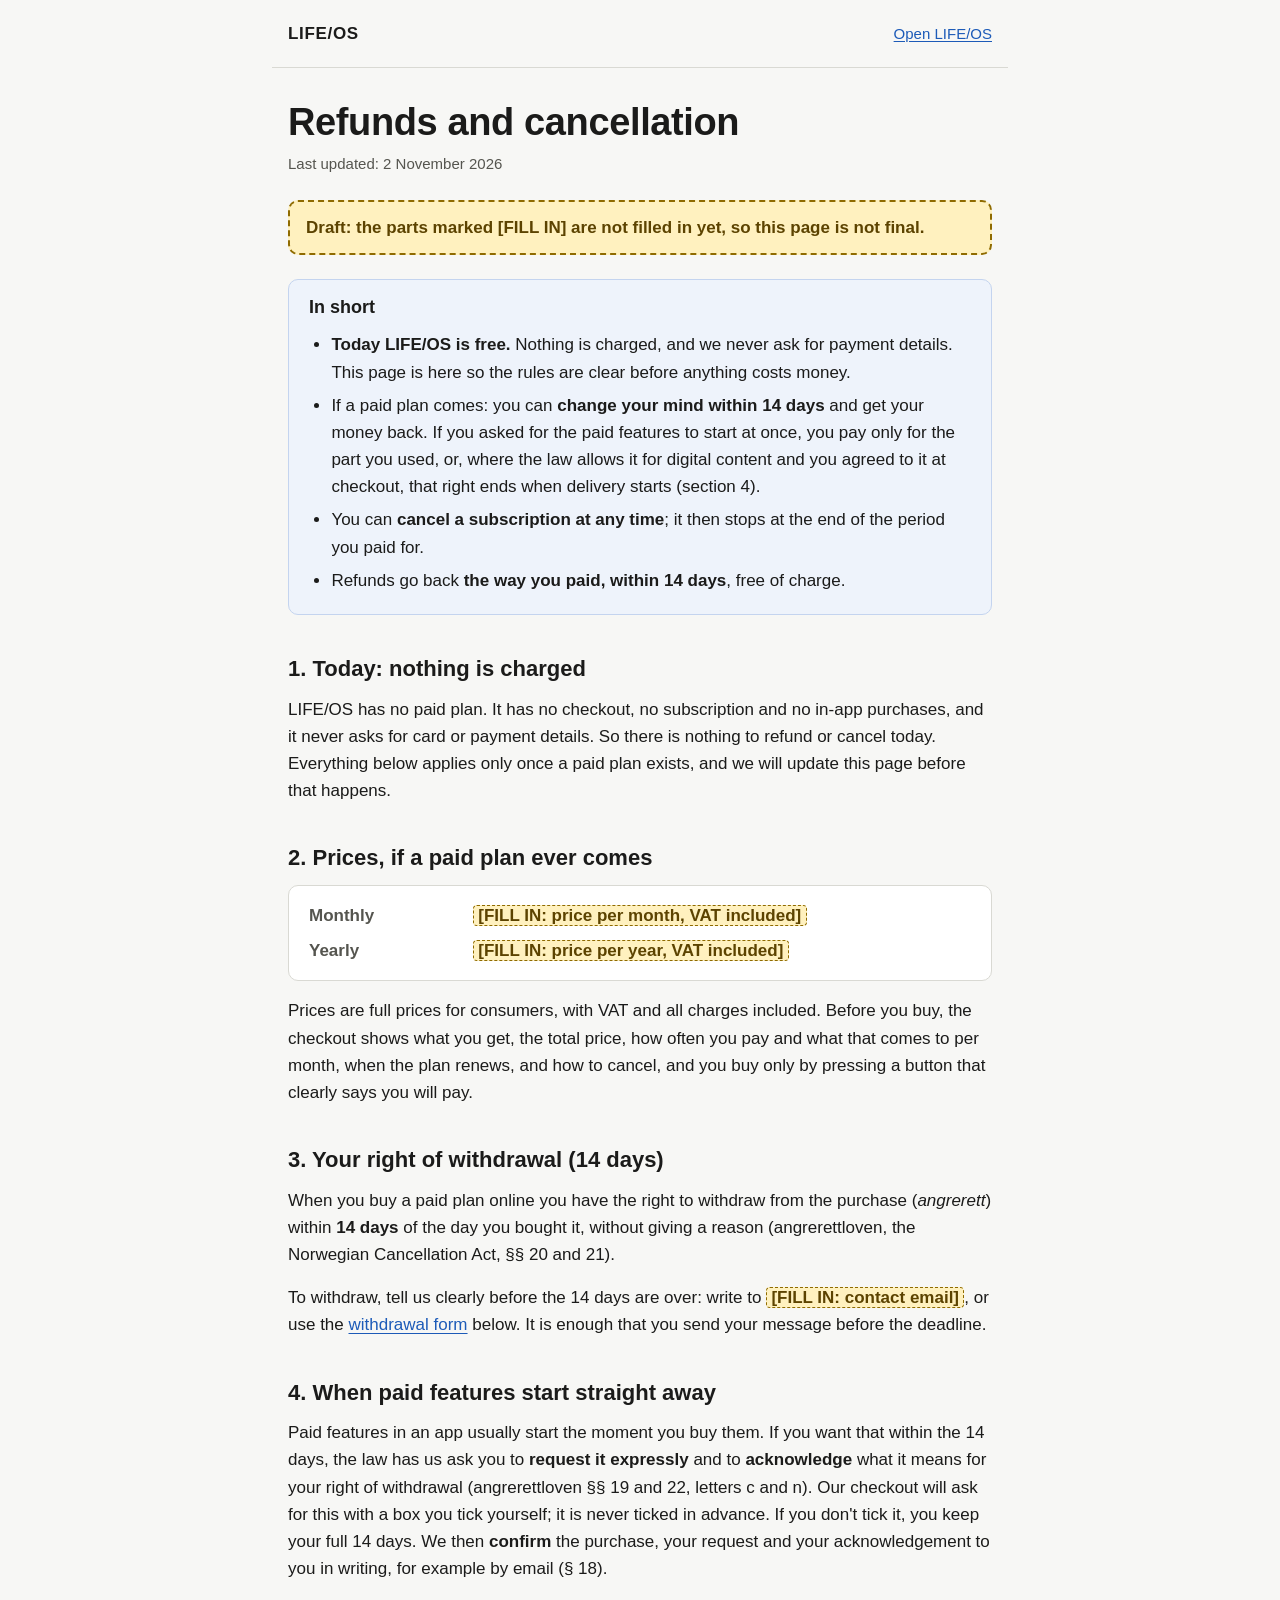
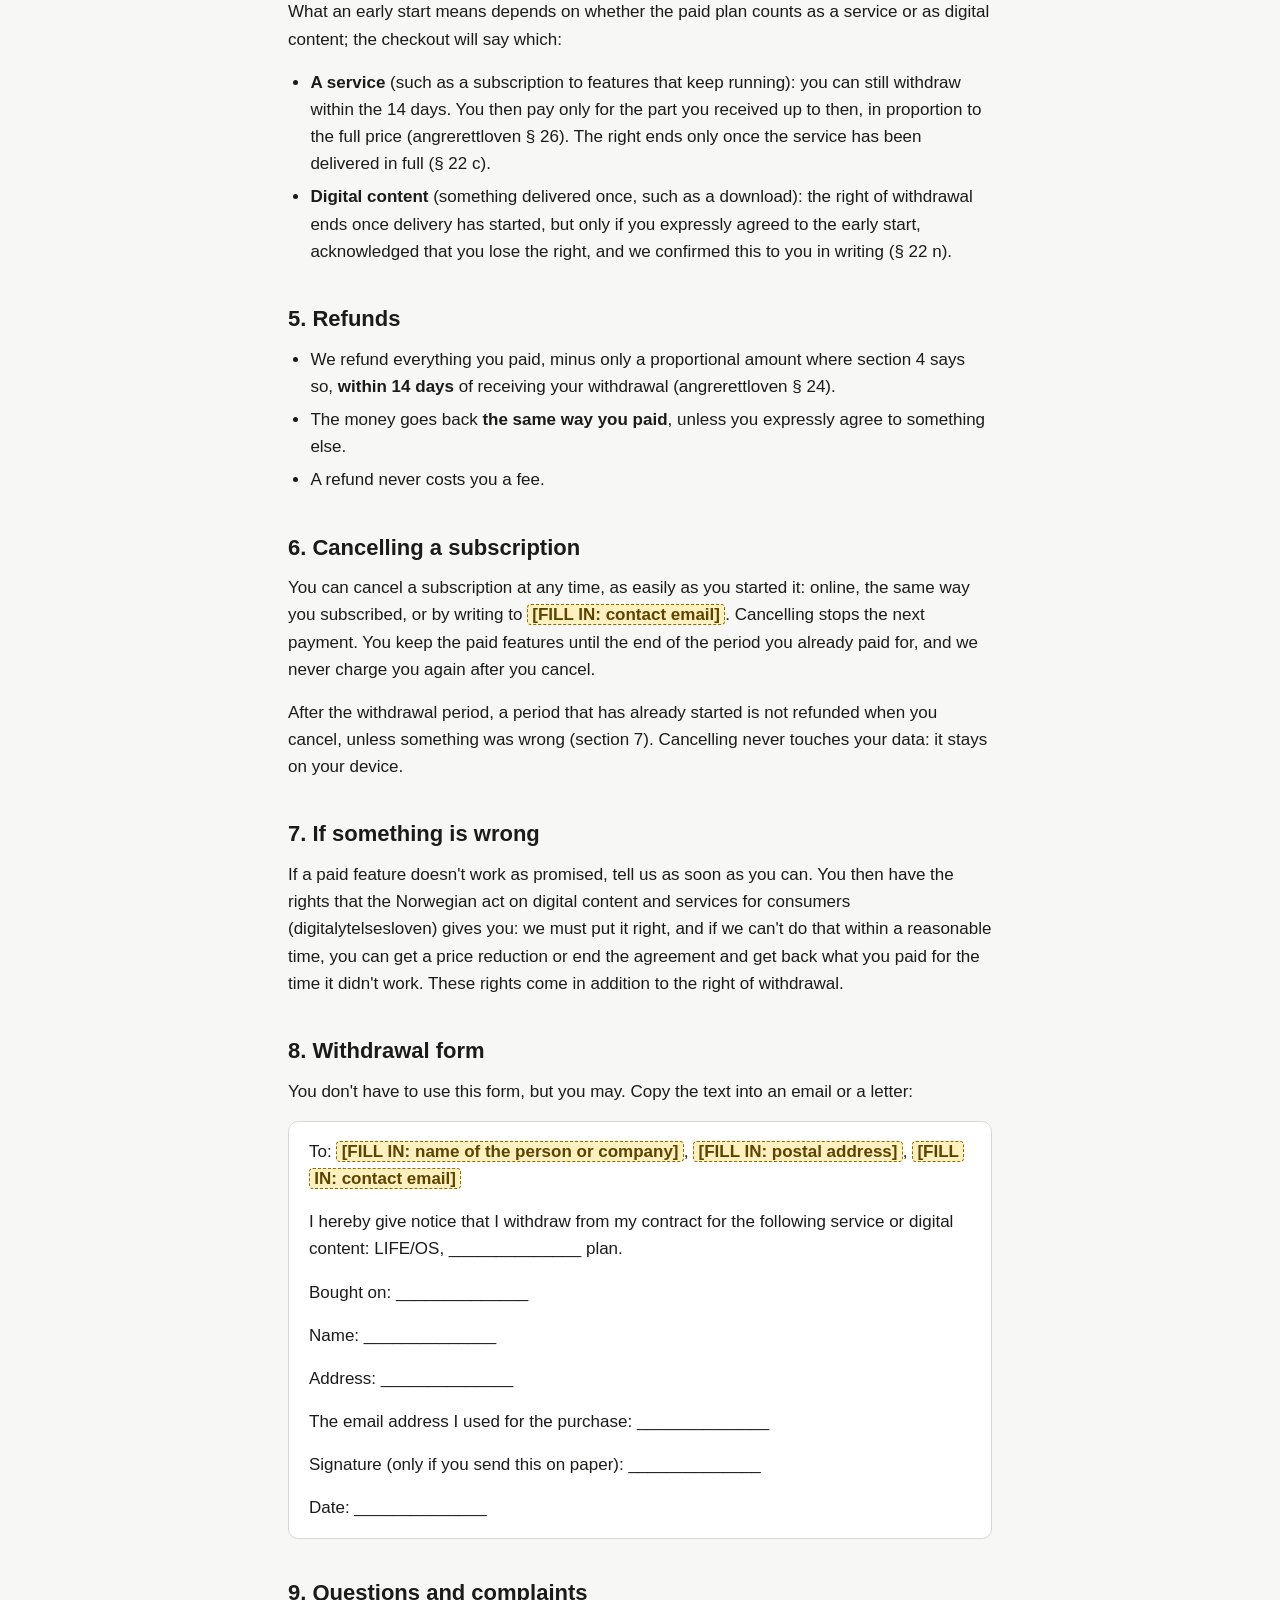
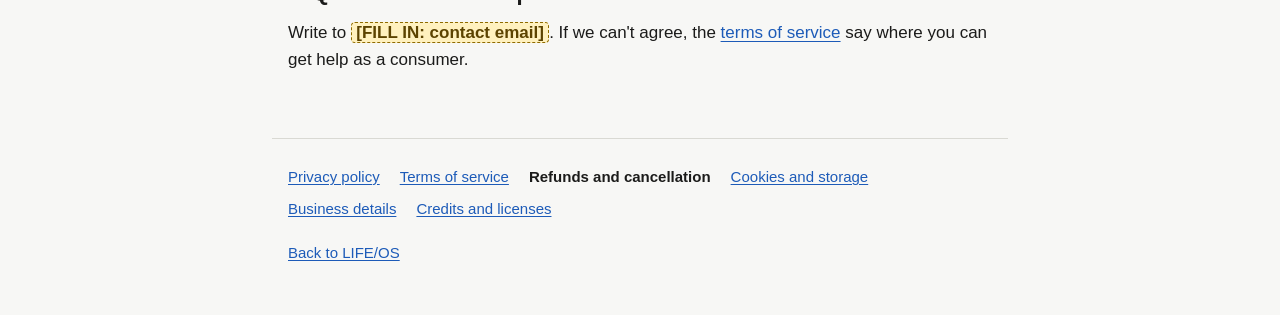
<file: legal/refunds.html>
<!doctype html>
<html lang="en">
  <head>
    <meta charset="utf-8" />
    <meta name="viewport" content="width=device-width, initial-scale=1" />
    <meta name="color-scheme" content="light dark" />
    <meta name="referrer" content="no-referrer" />
    <title>Refunds and cancellation · LIFE/OS</title>
    <meta name="description" content="LIFE/OS charges nothing today. If a paid plan ever comes: the 14-day right of withdrawal, refunds and how to cancel." />
    <link rel="icon" href="../icons/icon.svg" type="image/svg+xml" />
    <link rel="stylesheet" href="legal.css" />
    <script src="business.js" defer></script>
    <script src="legal.js" defer></script>
  </head>
  <body>
    <a class="skip" href="#main">Skip to the text</a>
    <header class="site-header">
      <a class="brand" href="../">LIFE/OS</a>
      <a class="back" href="../">Open LIFE/OS</a>
    </header>

    <main id="main">
      <h1>Refunds and cancellation</h1>
      <p class="meta">Last updated: <time data-legal="updated" datetime="2026-11-02">2 November 2026</time></p>
      <p class="draft" data-legal-draft role="note">Draft: the parts marked [FILL IN] are not filled in yet, so this page is not final.</p>

      <section class="summary" aria-labelledby="summary">
        <h2 id="summary">In short</h2>
        <ul>
          <li><strong>Today LIFE/OS is free.</strong> Nothing is charged, and we never ask for payment details. This page is here so the rules are clear before anything costs money.</li>
          <li>If a paid plan comes: you can <strong>change your mind within 14 days</strong> and get your money back. If you asked for the paid features to start at once, you pay only for the part you used, or, where the law allows it for digital content and you agreed to it at checkout, that right ends when delivery starts (section 4).</li>
          <li>You can <strong>cancel a subscription at any time</strong>; it then stops at the end of the period you paid for.</li>
          <li>Refunds go back <strong>the way you paid, within 14 days</strong>, free of charge.</li>
        </ul>
      </section>

      <h2 id="today">1. Today: nothing is charged</h2>
      <p>
        LIFE/OS has no paid plan. It has no checkout, no subscription and no in-app purchases, and it never asks for card or payment
        details. So there is nothing to refund or cancel today. Everything below applies only once a paid plan exists, and we will
        update this page before that happens.
      </p>

      <h2 id="prices">2. Prices, if a paid plan ever comes</h2>
      <dl class="details">
        <dt>Monthly</dt>
        <dd><span data-legal="priceMonthly" class="legal-missing">[FILL IN: price per month, VAT included]</span></dd>
        <dt>Yearly</dt>
        <dd><span data-legal="priceYearly" class="legal-missing">[FILL IN: price per year, VAT included]</span></dd>
      </dl>
      <p>
        Prices are full prices for consumers, with VAT and all charges included. Before you buy, the checkout shows what you get, the
        total price, how often you pay and what that comes to per month, when the plan renews, and how to cancel, and you buy only by
        pressing a button that clearly says you will pay.
      </p>

      <h2 id="withdrawal">3. Your right of withdrawal (14 days)</h2>
      <p>
        When you buy a paid plan online you have the right to withdraw from the purchase (<em>angrerett</em>) within
        <strong>14 days</strong> of the day you bought it, without giving a reason (angrerettloven, the Norwegian Cancellation Act,
        §§ 20 and 21).
      </p>
      <p>
        To withdraw, tell us clearly before the 14 days are over: write to
        <a data-legal="email" class="legal-missing">[FILL IN: contact email]</a>, or use the <a href="#form">withdrawal form</a>
        below. It is enough that you send your message before the deadline.
      </p>

      <h2 id="early-start">4. When paid features start straight away</h2>
      <p>
        Paid features in an app usually start the moment you buy them. If you want that within the 14 days, the law has us ask
        you to <strong>request it expressly</strong> and to <strong>acknowledge</strong> what it means for your right of withdrawal
        (angrerettloven §§ 19 and 22, letters c and n). Our checkout will ask for this with a box you tick yourself; it
        is never ticked in advance. If you don't tick it, you keep your full 14 days. We then <strong>confirm</strong> the purchase,
        your request and your acknowledgement to you in writing, for example by email (§ 18).
      </p>
      <p>What an early start means depends on whether the paid plan counts as a service or as digital content; the checkout will say which:</p>
      <ul>
        <li><strong>A service</strong> (such as a subscription to features that keep running): you can still withdraw within the 14 days. You then pay only for the part you received up to then, in proportion to the full price (angrerettloven § 26). The right ends only once the service has been delivered in full (§ 22 c).</li>
        <li><strong>Digital content</strong> (something delivered once, such as a download): the right of withdrawal ends once delivery has started, but only if you expressly agreed to the early start, acknowledged that you lose the right, and we confirmed this to you in writing (§ 22 n).</li>
      </ul>

      <h2 id="refunds">5. Refunds</h2>
      <ul>
        <li>We refund everything you paid, minus only a proportional amount where section 4 says so, <strong>within 14 days</strong> of receiving your withdrawal (angrerettloven § 24).</li>
        <li>The money goes back <strong>the same way you paid</strong>, unless you expressly agree to something else.</li>
        <li>A refund never costs you a fee.</li>
      </ul>

      <h2 id="cancel">6. Cancelling a subscription</h2>
      <p>
        You can cancel a subscription at any time, as easily as you started it: online, the same way you subscribed, or by writing to
        <a data-legal="email" class="legal-missing">[FILL IN: contact email]</a>. Cancelling stops the next payment. You keep the
        paid features until the end of the period you already paid for, and we never charge you again after you cancel.
      </p>
      <p>
        After the withdrawal period, a period that has already started is not refunded when you cancel, unless something was wrong
        (section 7). Cancelling never touches your data: it stays on your device.
      </p>

      <h2 id="faults">7. If something is wrong</h2>
      <p>
        If a paid feature doesn't work as promised, tell us as soon as you can. You then have the rights that the Norwegian act on
        digital content and services for consumers (digitalytelsesloven) gives you: we must put it right, and if we can't do that
        within a reasonable time, you can get a price reduction or end the agreement and get back what you paid for the time it
        didn't work. These rights come in addition to the right of withdrawal.
      </p>

      <h2 id="form">8. Withdrawal form</h2>
      <p>You don't have to use this form, but you may. Copy the text into an email or a letter:</p>
      <div class="form-box">
        <p>
          To: <span data-legal="owner" class="legal-missing">[FILL IN: name of the person or company]</span>,
          <span data-legal="address" class="legal-missing">[FILL IN: postal address]</span>,
          <span data-legal="email" class="legal-missing">[FILL IN: contact email]</span>
        </p>
        <p>I hereby give notice that I withdraw from my contract for the following service or digital content: LIFE/OS, ______________ plan.</p>
        <p>Bought on: ______________</p>
        <p>Name: ______________</p>
        <p>Address: ______________</p>
        <p>The email address I used for the purchase: ______________</p>
        <p>Signature (only if you send this on paper): ______________</p>
        <p>Date: ______________</p>
      </div>

      <h2 id="contact">9. Questions and complaints</h2>
      <p>
        Write to <a data-legal="email" class="legal-missing">[FILL IN: contact email]</a>. If we can't agree, the
        <a href="terms.html#law">terms of service</a> say where you can get help as a consumer.
      </p>
    </main>

    <footer class="site-footer">
      <nav aria-label="Legal pages">
        <ul>
          <li><a href="privacy.html">Privacy policy</a></li>
          <li><a href="terms.html">Terms of service</a></li>
          <li><a href="refunds.html" aria-current="page">Refunds and cancellation</a></li>
          <li><a href="cookies.html">Cookies and storage</a></li>
          <li><a href="business.html">Business details</a></li>
          <li><a href="credits.html">Credits and licenses</a></li>
        </ul>
      </nav>
      <p><a href="../">Back to LIFE/OS</a></p>
    </footer>
  </body>
</html>
</file>
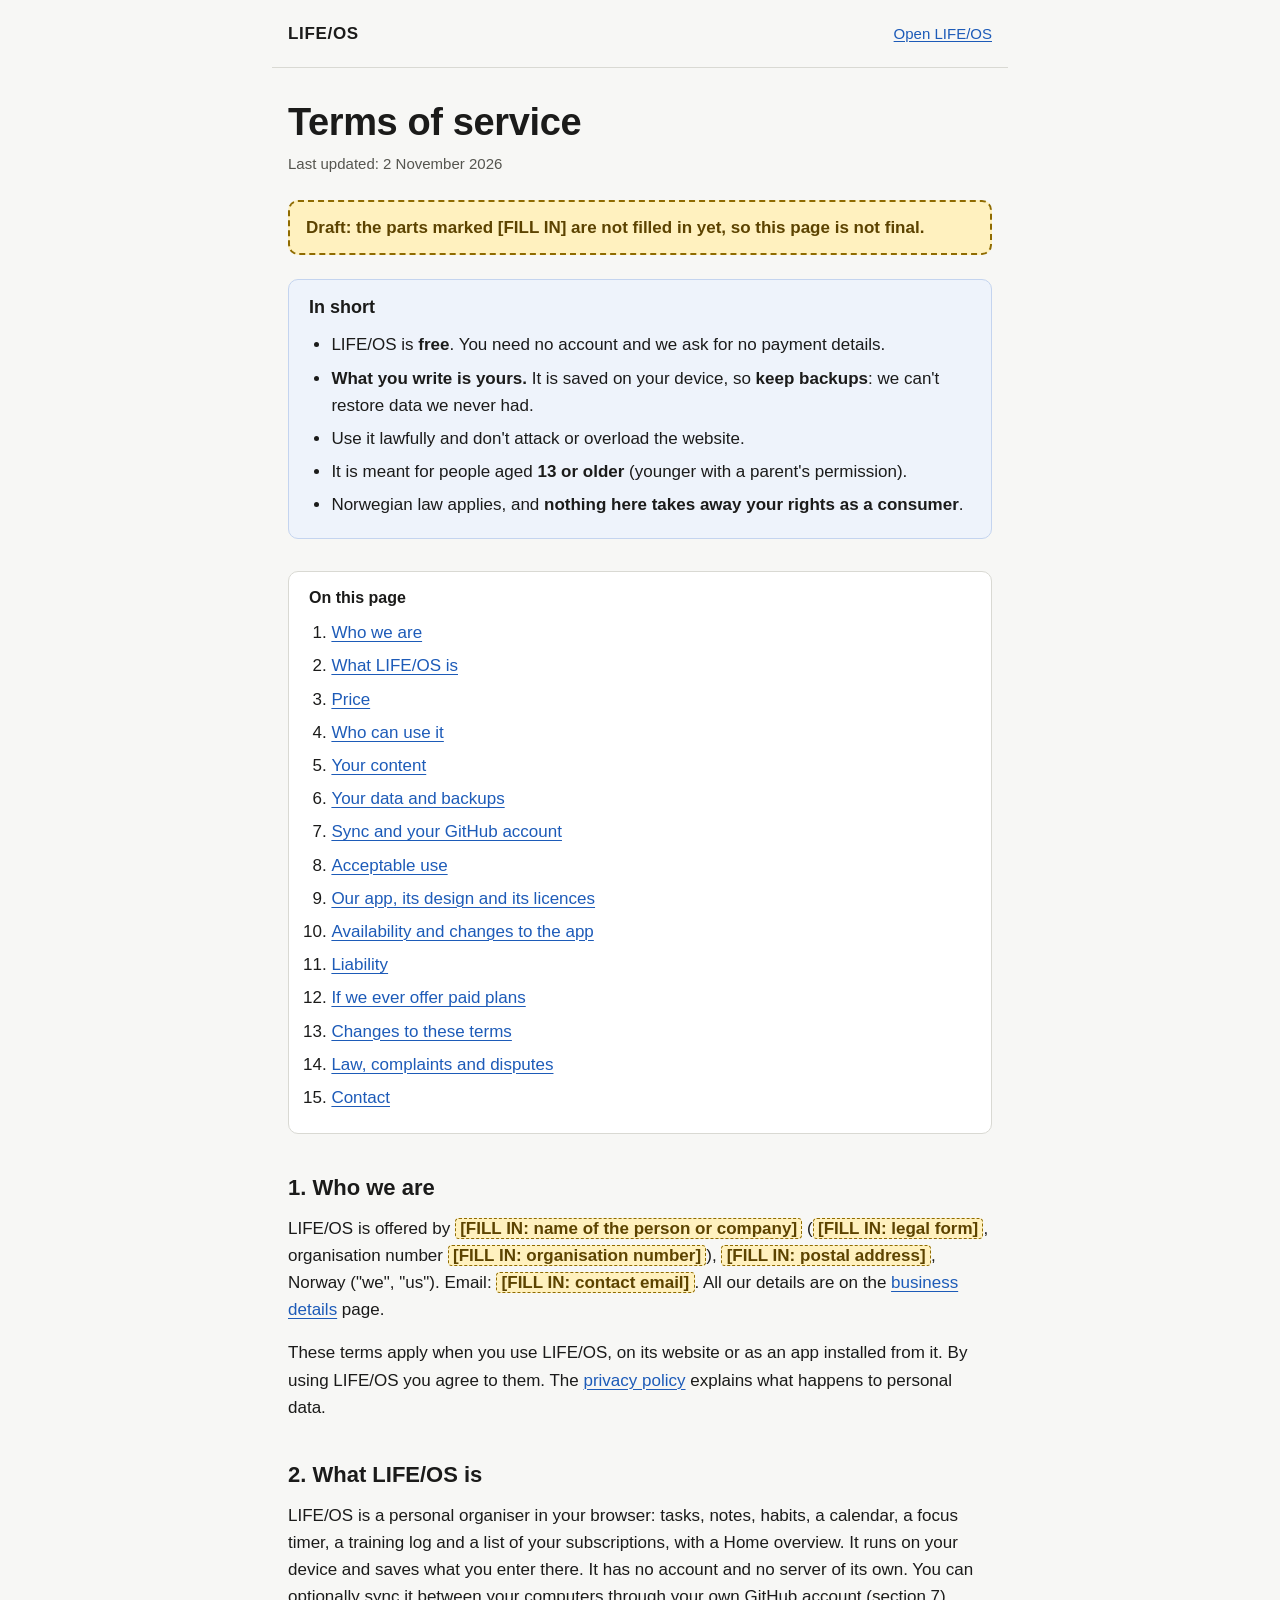
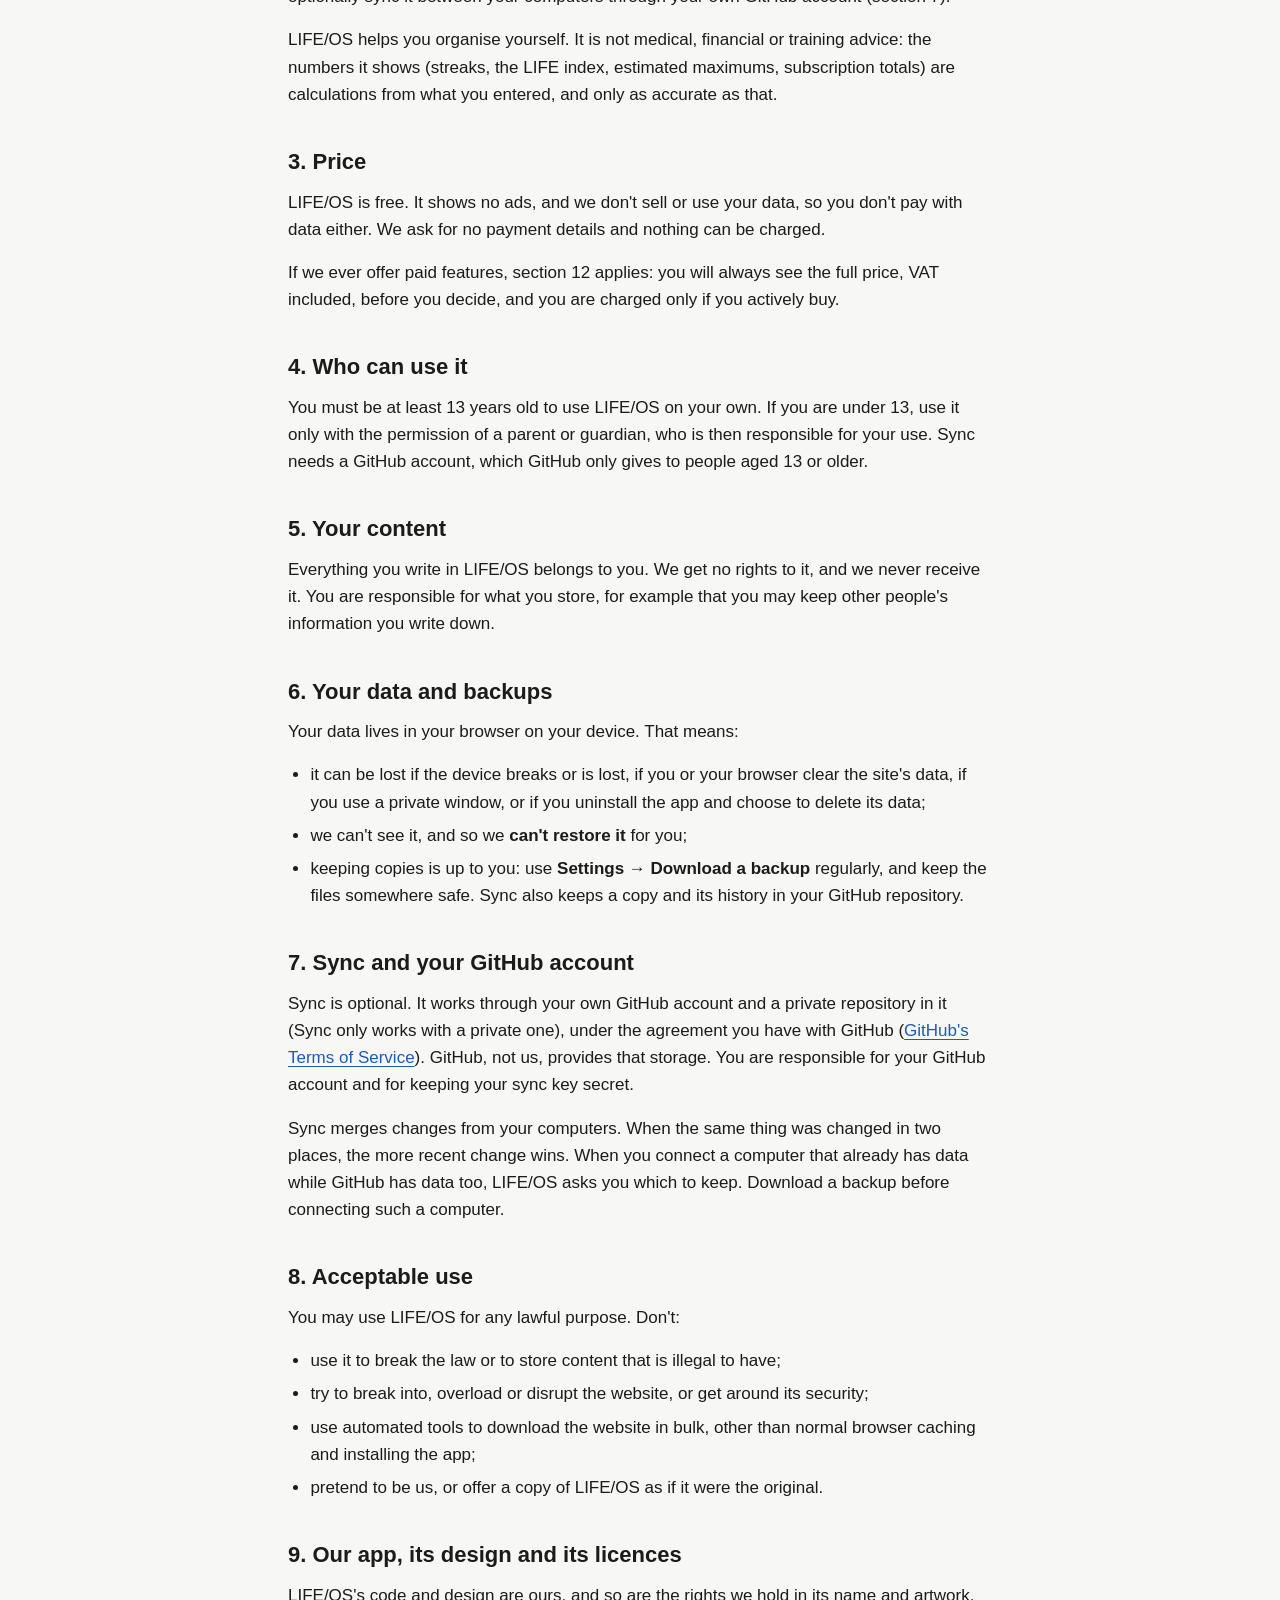
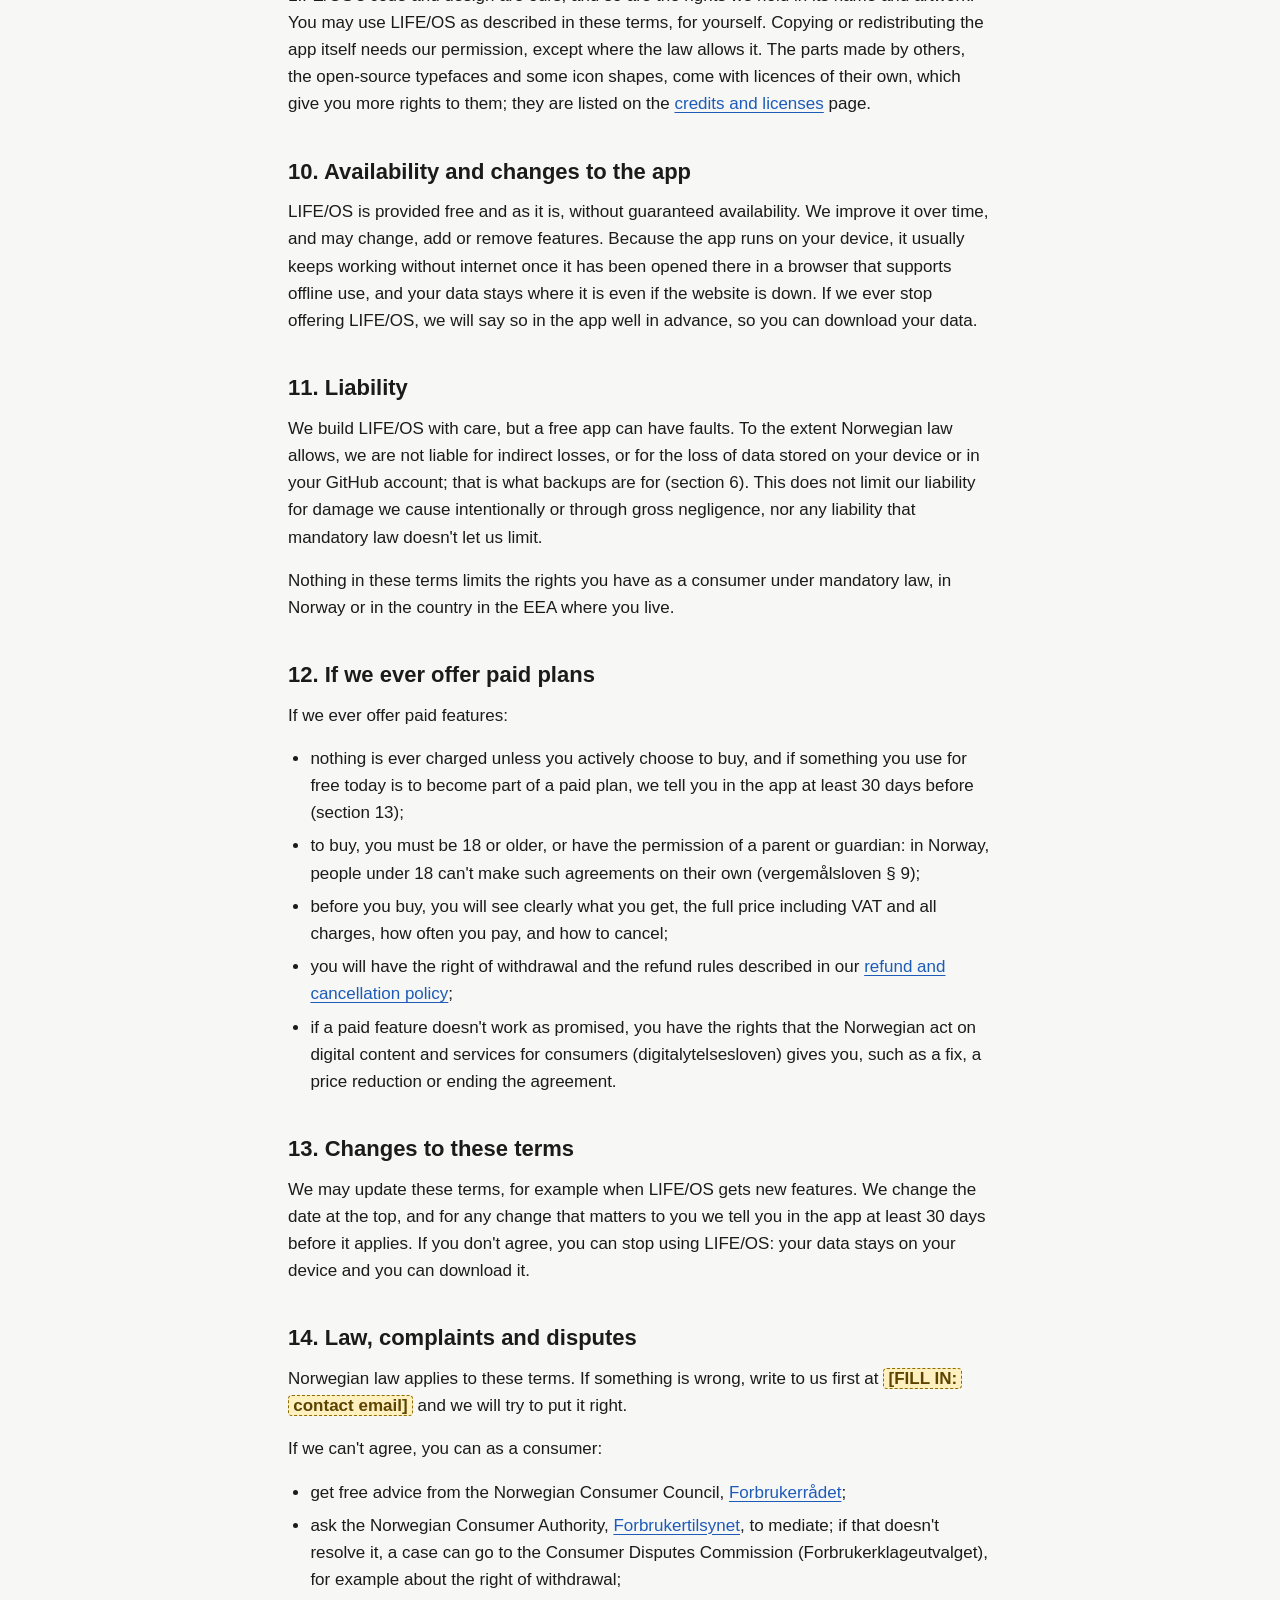
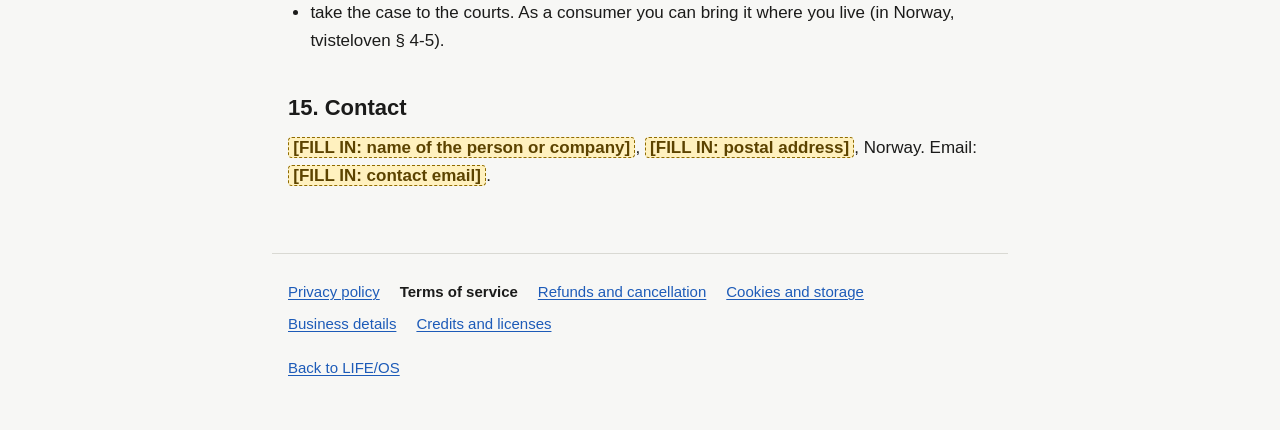
<file: legal/terms.html>
<!doctype html>
<html lang="en">
  <head>
    <meta charset="utf-8" />
    <meta name="viewport" content="width=device-width, initial-scale=1" />
    <meta name="color-scheme" content="light dark" />
    <meta name="referrer" content="no-referrer" />
    <title>Terms of service · LIFE/OS</title>
    <meta name="description" content="The terms for using LIFE/OS: free today, your content is yours, Norwegian law, your consumer rights unaffected." />
    <link rel="icon" href="../icons/icon.svg" type="image/svg+xml" />
    <link rel="stylesheet" href="legal.css" />
    <script src="business.js" defer></script>
    <script src="legal.js" defer></script>
  </head>
  <body>
    <a class="skip" href="#main">Skip to the text</a>
    <header class="site-header">
      <a class="brand" href="../">LIFE/OS</a>
      <a class="back" href="../">Open LIFE/OS</a>
    </header>

    <main id="main">
      <h1>Terms of service</h1>
      <p class="meta">Last updated: <time data-legal="updated" datetime="2026-11-02">2 November 2026</time></p>
      <p class="draft" data-legal-draft role="note">Draft: the parts marked [FILL IN] are not filled in yet, so this page is not final.</p>

      <section class="summary" aria-labelledby="summary">
        <h2 id="summary">In short</h2>
        <ul>
          <li>LIFE/OS is <strong>free</strong>. You need no account and we ask for no payment details.</li>
          <li><strong>What you write is yours.</strong> It is saved on your device, so <strong>keep backups</strong>: we can't restore data we never had.</li>
          <li>Use it lawfully and don't attack or overload the website.</li>
          <li>It is meant for people aged <strong>13 or older</strong> (younger with a parent's permission).</li>
          <li>Norwegian law applies, and <strong>nothing here takes away your rights as a consumer</strong>.</li>
        </ul>
      </section>

      <nav class="toc" aria-label="On this page">
        <h2 id="toc">On this page</h2>
        <ol>
          <li><a href="#who">Who we are</a></li>
          <li><a href="#service">What LIFE/OS is</a></li>
          <li><a href="#price">Price</a></li>
          <li><a href="#age">Who can use it</a></li>
          <li><a href="#content">Your content</a></li>
          <li><a href="#backups">Your data and backups</a></li>
          <li><a href="#sync">Sync and your GitHub account</a></li>
          <li><a href="#use">Acceptable use</a></li>
          <li><a href="#ours">Our app, its design and its licences</a></li>
          <li><a href="#availability">Availability and changes to the app</a></li>
          <li><a href="#liability">Liability</a></li>
          <li><a href="#paid">If we ever offer paid plans</a></li>
          <li><a href="#changes">Changes to these terms</a></li>
          <li><a href="#law">Law, complaints and disputes</a></li>
          <li><a href="#contact">Contact</a></li>
        </ol>
      </nav>

      <h2 id="who">1. Who we are</h2>
      <p>
        LIFE/OS is offered by <span data-legal="owner" class="legal-missing">[FILL IN: name of the person or company]</span>
        (<span data-legal="legalForm" class="legal-missing">[FILL IN: legal form]</span>, organisation number
        <span data-legal="orgNumber" class="legal-missing">[FILL IN: organisation number]</span>),
        <span data-legal="address" class="legal-missing">[FILL IN: postal address]</span>, <span data-legal="country">Norway</span>
        ("we", "us"). Email: <a data-legal="email" class="legal-missing">[FILL IN: contact email]</a>. All our details are on the
        <a href="business.html">business details</a> page.
      </p>
      <p>
        These terms apply when you use LIFE/OS, on its website or as an app installed from it. By using LIFE/OS you agree to them.
        The <a href="privacy.html">privacy policy</a> explains what happens to personal data.
      </p>

      <h2 id="service">2. What LIFE/OS is</h2>
      <p>
        LIFE/OS is a personal organiser in your browser: tasks, notes, habits, a calendar, a focus timer, a training log and a list of
        your subscriptions, with a Home overview. It runs on your device and saves what you enter there. It has no account and no
        server of its own. You can optionally sync it between your computers through your own GitHub account (section 7).
      </p>
      <p>
        LIFE/OS helps you organise yourself. It is not medical, financial or training advice: the numbers it shows (streaks, the LIFE
        index, estimated maximums, subscription totals) are calculations from what you entered, and only as accurate as that.
      </p>

      <h2 id="price">3. Price</h2>
      <p>
        LIFE/OS is free. It shows no ads, and we don't sell or use your data, so you don't pay with data either. We ask for no payment
        details and nothing can be charged.
      </p>
      <p>
        If we ever offer paid features, section 12 applies: you will always see the full price, VAT included, before you decide, and
        you are charged only if you actively buy.
      </p>

      <h2 id="age">4. Who can use it</h2>
      <p>
        You must be at least 13 years old to use LIFE/OS on your own. If you are under 13, use it only with the permission of a
        parent or guardian, who is then responsible for your use. Sync needs a GitHub account, which GitHub only gives to people aged
        13 or older.
      </p>

      <h2 id="content">5. Your content</h2>
      <p>
        Everything you write in LIFE/OS belongs to you. We get no rights to it, and we never receive it. You are responsible for what
        you store, for example that you may keep other people's information you write down.
      </p>

      <h2 id="backups">6. Your data and backups</h2>
      <p>
        Your data lives in your browser on your device. That means:
      </p>
      <ul>
        <li>it can be lost if the device breaks or is lost, if you or your browser clear the site's data, if you use a private window, or if you uninstall the app and choose to delete its data;</li>
        <li>we can't see it, and so we <strong>can't restore it</strong> for you;</li>
        <li>keeping copies is up to you: use <strong>Settings → Download a backup</strong> regularly, and keep the files somewhere safe. Sync also keeps a copy and its history in your GitHub repository.</li>
      </ul>

      <h2 id="sync">7. Sync and your GitHub account</h2>
      <p>
        Sync is optional. It works through your own GitHub account and a private repository in it (Sync only works with a private
        one), under the agreement you have with GitHub (<a href="https://docs.github.com/en/site-policy/github-terms/github-terms-of-service">GitHub's Terms of Service</a>).
        GitHub, not us, provides that storage. You are responsible for your GitHub account and for keeping your sync key secret.
      </p>
      <p>
        Sync merges changes from your computers. When the same thing was changed in two places, the more recent change wins. When you
        connect a computer that already has data while GitHub has data too, LIFE/OS asks you which to keep. Download a backup before
        connecting such a computer.
      </p>

      <h2 id="use">8. Acceptable use</h2>
      <p>You may use LIFE/OS for any lawful purpose. Don't:</p>
      <ul>
        <li>use it to break the law or to store content that is illegal to have;</li>
        <li>try to break into, overload or disrupt the website, or get around its security;</li>
        <li>use automated tools to download the website in bulk, other than normal browser caching and installing the app;</li>
        <li>pretend to be us, or offer a copy of LIFE/OS as if it were the original.</li>
      </ul>

      <h2 id="ours">9. Our app, its design and its licences</h2>
      <p>
        LIFE/OS's code and design are ours, and so are the rights we hold in its name and artwork. You may use LIFE/OS as described
        in these terms, for yourself. Copying or redistributing the app itself needs our permission, except where the law allows it.
        The parts made by others, the open-source typefaces and some icon shapes, come with licences of their own, which give you
        more rights to them; they are listed on the <a href="credits.html">credits and licenses</a> page.
      </p>

      <h2 id="availability">10. Availability and changes to the app</h2>
      <p>
        LIFE/OS is provided free and as it is, without guaranteed availability. We improve it over time, and may change, add or
        remove features. Because the app runs on your device, it usually keeps working without internet once it has been opened
        there in a browser that supports offline use, and your data stays where it is even if the website is down. If we ever stop
        offering LIFE/OS, we will say so in the app well in advance, so you can download your data.
      </p>

      <h2 id="liability">11. Liability</h2>
      <p>
        We build LIFE/OS with care, but a free app can have faults. To the extent Norwegian law allows, we are not liable for indirect
        losses, or for the loss of data stored on your device or in your GitHub account; that is what backups are for (section 6).
        This does not limit our liability for damage we cause intentionally or through gross negligence, nor any liability that
        mandatory law doesn't let us limit.
      </p>
      <p>
        Nothing in these terms limits the rights you have as a consumer under mandatory law, in Norway or in the country in the EEA
        where you live.
      </p>

      <h2 id="paid">12. If we ever offer paid plans</h2>
      <p>If we ever offer paid features:</p>
      <ul>
        <li>nothing is ever charged unless you actively choose to buy, and if something you use for free today is to become part of a paid plan, we tell you in the app at least 30 days before (section 13);</li>
        <li>to buy, you must be 18 or older, or have the permission of a parent or guardian: in Norway, people under 18 can't make such agreements on their own (vergemålsloven § 9);</li>
        <li>before you buy, you will see clearly what you get, the full price including VAT and all charges, how often you pay, and how to cancel;</li>
        <li>you will have the right of withdrawal and the refund rules described in our <a href="refunds.html">refund and cancellation policy</a>;</li>
        <li>if a paid feature doesn't work as promised, you have the rights that the Norwegian act on digital content and services for consumers (digitalytelsesloven) gives you, such as a fix, a price reduction or ending the agreement.</li>
      </ul>

      <h2 id="changes">13. Changes to these terms</h2>
      <p>
        We may update these terms, for example when LIFE/OS gets new features. We change the date at the top, and for any change that
        matters to you we tell you in the app at least 30 days before it applies. If you don't agree, you can stop using LIFE/OS: your
        data stays on your device and you can download it.
      </p>

      <h2 id="law">14. Law, complaints and disputes</h2>
      <p>
        Norwegian law applies to these terms. If something is wrong, write to us first at
        <a data-legal="email" class="legal-missing">[FILL IN: contact email]</a> and we will try to put it right.
      </p>
      <p>If we can't agree, you can as a consumer:</p>
      <ul>
        <li>get free advice from the Norwegian Consumer Council, <a href="https://www.forbrukerradet.no/how-to-complain/">Forbrukerrådet</a>;</li>
        <li>ask the Norwegian Consumer Authority, <a href="https://www.forbrukertilsynet.no/english">Forbrukertilsynet</a>, to mediate; if that doesn't resolve it, a case can go to the Consumer Disputes Commission (Forbrukerklageutvalget), for example about the right of withdrawal;</li>
        <li>take the case to the courts. As a consumer you can bring it where you live (in Norway, tvisteloven § 4-5).</li>
      </ul>

      <h2 id="contact">15. Contact</h2>
      <p>
        <span data-legal="owner" class="legal-missing">[FILL IN: name of the person or company]</span>,
        <span data-legal="address" class="legal-missing">[FILL IN: postal address]</span>,
        <span data-legal="country">Norway</span>. Email:
        <a data-legal="email" class="legal-missing">[FILL IN: contact email]</a>.
      </p>
    </main>

    <footer class="site-footer">
      <nav aria-label="Legal pages">
        <ul>
          <li><a href="privacy.html">Privacy policy</a></li>
          <li><a href="terms.html" aria-current="page">Terms of service</a></li>
          <li><a href="refunds.html">Refunds and cancellation</a></li>
          <li><a href="cookies.html">Cookies and storage</a></li>
          <li><a href="business.html">Business details</a></li>
          <li><a href="credits.html">Credits and licenses</a></li>
        </ul>
      </nav>
      <p><a href="../">Back to LIFE/OS</a></p>
    </footer>
  </body>
</html>
</file>
<file: css/tokens.css>
/* ==========================================================================
   LIFE/OS — design tokens
   These are Mission Control's (the original HUD look): strict grayscale. Never
   introduce hue here: state is carried by contrast, weight, pattern and copy.
   Other templates override the same names in css/skins/<id>.css.

   Every token is declared on :root AND on any [data-skin] element, so a skin
   scope (the page, or one preview in the Appearance picker) always starts from
   these values instead of inheriting another skin's from an ancestor.
   ========================================================================== */

:root,
[data-skin] {
  --font-sans: "Space Grotesk", ui-sans-serif, system-ui, -apple-system, "Segoe UI", sans-serif;
  --font-mono: "JetBrains Mono", ui-monospace, "SF Mono", Menlo, Consolas, monospace;
  /* Page and dialog titles */
  --font-display: var(--font-sans);
  /* Code in notes: stays monospace even when a skin turns --font-mono into a sans */
  --font-code: "JetBrains Mono", ui-monospace, "SF Mono", Menlo, Consolas, monospace;

  --fs-2xs: 10px;
  --fs-xs: 11px;
  --fs-sm: 13px;
  --fs-md: 15px;
  --fs-lg: 18px;
  --fs-xl: 24px;
  --fs-2xl: 32px;
  --fs-3xl: 44px;

  --space-1: 4px;
  --space-2: 8px;
  --space-3: 12px;
  --space-4: 16px;
  --space-5: 20px;
  --space-6: 24px;
  --space-7: 32px;
  --space-8: 48px;
  --space-9: 64px;

  --radius-xs: 2px;
  --radius-sm: 4px;
  --radius: 8px;
  --radius-lg: 14px;
  --radius-pill: 999px;

  --ease: cubic-bezier(0.2, 0.8, 0.2, 1);
  --ease-out: cubic-bezier(0.16, 1, 0.3, 1);
  --dur-fast: 120ms;
  --dur: 220ms;
  --dur-slow: 420ms;

  --sidebar-w: 236px;
  /* The top bar holds the timer, a widget and the clock: slim, so pages start high */
  --topbar-h: 44px;
  --tabbar-h: 60px;
  --content-max: 1120px;

  /* Page titles (css/compact.css): a template picks a size within the cap (22–44px on a
     computer, 20–32px on a phone), so every page starts high whatever the look */
  --page-title-size: clamp(26px, 2.6vw, 40px);
  --page-title-size-phone: 24px;

  --z-nav: 20;
  --z-overlay: 50;
  --z-toast: 60;

  /* ---- Skin hooks: HUD decoration, as tokens other templates switch off ---- */

  /* Micro labels (.label and every uppercase mono caption): font, size, case, tracking.
     --label-tracking multiplies each caption's own letter-spacing (0 = none). */
  --label-font: var(--font-mono);
  --label-size: var(--fs-2xs);
  --label-weight: 500;
  --label-case: uppercase;
  --label-tracking: 1;

  /* Page surface (body and each picker preview): blueprint grid + vignette */
  --page-bg-image:
    radial-gradient(ellipse 80% 60% at 50% -10%, var(--surface-3), transparent 70%),
    linear-gradient(var(--grid-line) 1px, transparent 1px),
    linear-gradient(90deg, var(--grid-line) 1px, transparent 1px);
  --page-bg-size: 100% 100%, 32px 32px, 32px 32px;

  /* .hud corner brackets: "" draws them, none removes them */
  --hud-corners: "";
  --hud-corner-size: 10px;

  /* Light-emitting glows (signal bars, live dots, lit cells): transparent turns them off */
  --glow-c: var(--accent);
  --glow-c-soft: var(--accent-soft);

  /* Shared kit outlines (panels, buttons, fields, seg, modal, toast) and small parts (check, tag) */
  --border-w: 1px;
  --border-w-sm: 1px;

  /* Offset shadow on panels and buttons (none here; e.g. 6px 6px 0 var(--text)) */
  --shadow-hard: none;

  /* Numbered lists drawn by CSS counters (install steps) */
  --counter-style: decimal-leading-zero;
}

/* ---- Dark (default): black void, white signal ---- */
:root,
[data-theme="dark"] {
  color-scheme: dark;

  --bg: #060606;
  --bg-elev: #0c0c0c;
  --surface: rgba(255, 255, 255, 0.022);
  --surface-2: rgba(255, 255, 255, 0.045);
  --surface-3: rgba(255, 255, 255, 0.08);
  --surface-solid: #101010;
  --surface-solid-2: #161616;

  --line: rgba(255, 255, 255, 0.075);
  --line-strong: rgba(255, 255, 255, 0.16);
  --line-focus: rgba(255, 255, 255, 0.7);
  /* A field's edge (inputs, selects, text areas): it is the only sign that a box takes typing, so
     it keeps 3:1 against the card behind it (WCAG 1.4.11). Worked out from the text color, so
     every template and your own colors follow; a template can still restate it. */
  --field-line: color-mix(in srgb, var(--text) 40%, transparent);

  /* Text levels. --text-3 is the faintest color text may use (4.5:1 on the cards it sits on,
     WCAG 1.4.3; it was #6e6e6e, 3.4:1 on a card). --text-4 is for lines, dots and empty
     squares, never for words you need to read (a disabled item or a "/" may use it). */
  --text: #f2f2f2;
  --text-2: #a8a8a8;
  --text-3: #8c8c8c;
  --text-4: #3e3e3e;

  --accent: #ffffff;
  --accent-ink: #000000;
  --accent-soft: rgba(255, 255, 255, 0.12);

  --glow: 0 0 0 1px rgba(255, 255, 255, 0.1), 0 0 24px rgba(255, 255, 255, 0.06);
  --glow-strong: 0 0 0 1px rgba(255, 255, 255, 0.55), 0 0 28px rgba(255, 255, 255, 0.16);
  --shadow: 0 18px 60px rgba(0, 0, 0, 0.65);
  --shadow-sm: 0 4px 18px rgba(0, 0, 0, 0.45);

  --grid-line: rgba(255, 255, 255, 0.03);
  --scrim: rgba(0, 0, 0, 0.72);
  --hatch: rgba(255, 255, 255, 0.09);

  /* 5-step intensity ramp for heatmaps, meters, charts */
  --heat-0: rgba(255, 255, 255, 0.04);
  --heat-1: rgba(255, 255, 255, 0.16);
  --heat-2: rgba(255, 255, 255, 0.34);
  --heat-3: rgba(255, 255, 255, 0.6);
  --heat-4: #ffffff;
  /* Color coding (css/colors.css): the one place hue is allowed, and only when the user turns it on */
  --cc-red: #f07171;
  --cc-orange: #f19a4f;
  --cc-yellow: #e6c14a;
  --cc-green: #5ec98b;
  --cc-teal: #4fc3c0;
  --cc-blue: #64a0f2;
  --cc-purple: #a882f0;
  --cc-pink: #ee7db8;
  --cc-ink: #111111;
}

/* ---- Light: inverted — white paper, black ink ---- */
[data-theme="light"] {
  color-scheme: light;

  --bg: #f4f4f4;
  --bg-elev: #ffffff;
  --surface: rgba(0, 0, 0, 0.018);
  --surface-2: rgba(0, 0, 0, 0.04);
  --surface-3: rgba(0, 0, 0, 0.075);
  --surface-solid: #ffffff;
  --surface-solid-2: #f7f7f7;

  --line: rgba(0, 0, 0, 0.085);
  --line-strong: rgba(0, 0, 0, 0.18);
  --line-focus: rgba(0, 0, 0, 0.75);
  /* A field's edge: 3:1 on paper (light paper needs more ink for the same contrast) */
  --field-line: color-mix(in srgb, var(--text) 56%, transparent);

  /* --text-3: 4.5:1 on the cards and on a selected row (it was #8a8a8a, 3:1 on a card) */
  --text: #0b0b0b;
  --text-2: #4f4f4f;
  --text-3: #5f5f5f;
  --text-4: #c2c2c2;

  --accent: #000000;
  --accent-ink: #ffffff;
  --accent-soft: rgba(0, 0, 0, 0.08);

  --glow: 0 0 0 1px rgba(0, 0, 0, 0.08), 0 6px 24px rgba(0, 0, 0, 0.05);
  --glow-strong: 0 0 0 1px rgba(0, 0, 0, 0.7), 0 6px 26px rgba(0, 0, 0, 0.12);
  --shadow: 0 18px 60px rgba(0, 0, 0, 0.14);
  --shadow-sm: 0 4px 18px rgba(0, 0, 0, 0.08);

  --grid-line: rgba(0, 0, 0, 0.04);
  --scrim: rgba(240, 240, 240, 0.72);
  --hatch: rgba(0, 0, 0, 0.08);

  --heat-0: rgba(0, 0, 0, 0.045);
  --heat-1: rgba(0, 0, 0, 0.16);
  --heat-2: rgba(0, 0, 0, 0.34);
  --heat-3: rgba(0, 0, 0, 0.6);
  --heat-4: #000000;
  --cc-red: #d64545;
  --cc-orange: #d9741a;
  --cc-yellow: #b8890b;
  --cc-green: #2e9a5c;
  --cc-teal: #18908d;
  --cc-blue: #3a76d4;
  --cc-purple: #7c55d6;
  --cc-pink: #cf5596;
  --cc-ink: #ffffff;
}

/* ---- Mission Control: opaque cards ----
   The page's grid would otherwise run behind the text of every card and widget (a 2% wash lets
   it through). Same tone as that wash, mixed into the page color instead of laid over it. */
[data-skin="hud"][data-theme="dark"] {
  --surface: color-mix(in srgb, #ffffff 2.2%, var(--bg));
}

[data-skin="hud"][data-theme="light"] {
  --surface: color-mix(in srgb, #000000 1.8%, var(--bg));
}
</file>
<file: css/base.css>
/* ==========================================================================
   LIFE/OS — reset, typography, utilities
   ========================================================================== */

*,
*::before,
*::after {
  box-sizing: border-box;
}

html {
  -webkit-text-size-adjust: 100%;
  text-size-adjust: 100%;
}

html,
body {
  margin: 0;
  height: 100%;
}

body {
  -webkit-font-smoothing: antialiased;
  -moz-osx-font-smoothing: grayscale;
  overflow: hidden;
}

/* The page surface: <body class="lo-page"> and each preview in the Appearance picker.
   Skins restyle it with [data-skin="x"] .lo-page (their scope is always an ancestor). */
.lo-page {
  font-family: var(--font-sans);
  font-size: var(--fs-md);
  line-height: 1.5;
  color: var(--text);
  background-color: var(--bg);
  /* Mission Control: blueprint grid + a soft vignette so the void has depth (tokens.css) */
  background-image: var(--page-bg-image);
  background-size: var(--page-bg-size);
  background-attachment: fixed;
  transition: background-color var(--dur) var(--ease), color var(--dur) var(--ease);
}

h1, h2, h3, h4, h5, h6, p, figure, blockquote, dl, dd {
  margin: 0;
}

h1, h2, h3, h4 {
  font-weight: 600;
  letter-spacing: -0.02em;
  line-height: 1.15;
}

ul, ol {
  margin: 0;
  padding: 0;
  list-style: none;
}

a {
  color: inherit;
  text-decoration: none;
}

[hidden] {
  display: none !important;
}

img, svg {
  display: block;
  max-width: 100%;
}

button, input, textarea, select {
  font: inherit;
  color: inherit;
  letter-spacing: inherit;
}

button {
  cursor: pointer;
  background: none;
  border: 0;
  padding: 0;
}

button:disabled {
  cursor: not-allowed;
}

::selection {
  background: var(--accent);
  color: var(--accent-ink);
}

:focus {
  outline: none;
}

:focus-visible {
  outline: 1px solid var(--line-focus);
  outline-offset: 2px;
}

/* Thin, quiet scrollbars */
* {
  scrollbar-width: thin;
  scrollbar-color: var(--line-strong) transparent;
}
::-webkit-scrollbar { width: 8px; height: 8px; }
::-webkit-scrollbar-track { background: transparent; }
::-webkit-scrollbar-thumb {
  background: var(--line-strong);
  border-radius: var(--radius-pill);
  border: 2px solid transparent;
  background-clip: padding-box;
}

/* ---- Utilities ---- */
.mono { font-family: var(--font-mono); font-feature-settings: "zero" 1; }
.tnum { font-variant-numeric: tabular-nums; }

/* Uppercase HUD label: the system's voice */
.label {
  font-family: var(--label-font);
  font-size: var(--label-size);
  font-weight: var(--label-weight);
  letter-spacing: calc(0.14em * var(--label-tracking));
  text-transform: var(--label-case);
  color: var(--text-3);
}

.muted { color: var(--text-2); }
.faint { color: var(--text-3); }

.sr-only {
  position: absolute !important;
  width: 1px;
  height: 1px;
  padding: 0;
  margin: -1px;
  overflow: hidden;
  clip: rect(0 0 0 0);
  white-space: nowrap;
  border: 0;
}

/* ---- Skin hooks ----
   .lo-deco: number-heavy or jargon decoration (index numbers, kickers, clock seconds,
   stat strips, readouts). .lo-hint: advertised keyboard shortcuts. The plain templates
   ([data-plain]: Simple, Old Money, Coquette, Y2K) hide both, so nothing inside them may be the only way to reach an action.
   (!important, like [hidden]: a hidden hook must win over any feature's display rule.) */
[data-plain] .lo-deco,
[data-plain] .lo-hint {
  display: none !important;
}

.row { display: flex; align-items: center; gap: var(--space-2); }
.stack { display: flex; flex-direction: column; gap: var(--space-3); }
.spacer { flex: 1 1 auto; }
.truncate { overflow: hidden; text-overflow: ellipsis; white-space: nowrap; min-width: 0; }

@keyframes lo-fade-in {
  from { opacity: 0; }
  to { opacity: 1; }
}

@keyframes lo-rise {
  from { opacity: 0; transform: translateY(8px); }
  to { opacity: 1; transform: none; }
}

@keyframes lo-pulse {
  0%, 100% { opacity: 1; }
  50% { opacity: 0.25; }
}

@keyframes lo-scan {
  from { transform: translateY(-100%); }
  to { transform: translateY(100vh); }
}

@media (prefers-reduced-motion: reduce) {
  *,
  *::before,
  *::after {
    animation-duration: 0.001ms !important;
    animation-iteration-count: 1 !important;
    transition-duration: 0.001ms !important;
    scroll-behavior: auto !important;
  }
}

/* Settings → Reduce animations: the same, whatever the computer says */
:root[data-motion="reduced"] *,
:root[data-motion="reduced"] *::before,
:root[data-motion="reduced"] *::after {
  animation-duration: 0.001ms !important;
  animation-iteration-count: 1 !important;
  transition-duration: 0.001ms !important;
  scroll-behavior: auto !important;
}
</file>
<file: css/shell.css>
/* ==========================================================================
   LIFE/OS — app shell: sidebar, topbar, content area, mobile tab bar
   ========================================================================== */

.shell {
  display: grid;
  grid-template-columns: var(--sidebar-w) minmax(0, 1fr);
  grid-template-rows: var(--topbar-h) minmax(0, 1fr);
  grid-template-areas:
    "sidebar topbar"
    "sidebar main";
  height: 100vh;
  height: 100dvh;
}

/* ---- Sidebar ---- */
.sidebar {
  grid-area: sidebar;
  display: flex;
  flex-direction: column;
  gap: var(--space-6);
  padding: var(--space-5) var(--space-4);
  border-right: 1px solid var(--line);
  background: linear-gradient(180deg, var(--surface-2), transparent 40%), var(--bg-elev);
  position: relative;
  z-index: var(--z-nav);
  /* A window too short for the menu, the crest and the foot scrolls the sidebar, so its last
     line (the legal links) can always be reached */
  overflow-y: auto;
  overscroll-behavior: contain;
}

.brand {
  display: flex;
  align-items: center;
  gap: var(--space-3);
  padding: 0 var(--space-2);
  height: 32px;
}

.brand-mark {
  width: 26px;
  height: 26px;
  color: var(--accent);
  flex: none;
}

.brand-name {
  font-family: var(--font-mono);
  font-weight: 600;
  font-size: var(--fs-sm);
  letter-spacing: 0.22em;
}

.brand-version {
  margin-left: auto;
  font-family: var(--font-mono);
  font-size: var(--fs-2xs);
  color: var(--text-3);
  letter-spacing: 0.08em;
}

/* ---- Search (⌘K), near the top of the sidebar: a quiet field that opens js/command.js ---- */
.sidebar-search {
  /* never squeezed when a tall template's sidebar runs out of room (the sidebar scrolls instead) */
  flex: none;
  display: flex;
  align-items: center;
  gap: var(--space-2);
  width: 100%;
  height: 36px;
  /* closer to the brand than the sidebar's own gap */
  margin-top: calc(var(--space-3) * -1);
  padding: 0 var(--space-2) 0 var(--space-3);
  border: 1px solid var(--line-strong);
  border-radius: var(--radius-sm);
  background: var(--surface);
  color: var(--text-3);
  font-size: var(--fs-sm);
  text-align: left;
  transition: border-color var(--dur-fast) var(--ease), color var(--dur-fast) var(--ease);
}

.sidebar-search > .icon {
  flex: none;
}

.sidebar-search-label {
  flex: 1 1 auto;
  min-width: 0;
  overflow: hidden;
  text-overflow: ellipsis;
  white-space: nowrap;
}

.sidebar-search-kbd {
  flex: none;
  min-width: 0;
  padding: 0 5px;
  letter-spacing: 0;
}

@media (hover: hover) and (pointer: fine) {
  .sidebar-search:hover {
    border-color: var(--text-3);
    color: var(--text-2);
  }
}

.nav {
  display: flex;
  flex-direction: column;
  gap: 2px;
}

.nav-heading {
  padding: 0 var(--space-3);
  margin-bottom: var(--space-2);
}

.nav-item {
  position: relative;
  display: flex;
  align-items: center;
  gap: var(--space-3);
  height: 40px;
  padding: 0 var(--space-3);
  border-radius: var(--radius-sm);
  color: var(--text-2);
  font-size: var(--fs-sm);
  font-weight: 500;
  border: 1px solid transparent;
  transition: color var(--dur-fast) var(--ease), background var(--dur-fast) var(--ease),
    border-color var(--dur-fast) var(--ease);
}

@media (hover: hover) and (pointer: fine) {
  .nav-item:hover {
    color: var(--text);
    background: var(--surface-2);
  }
}

.nav-item[aria-current="page"] {
  color: var(--text);
  background: var(--surface-2);
  border-color: var(--line-strong);
}

/* Signal bar on the active item */
.nav-item[aria-current="page"]::before {
  content: "";
  position: absolute;
  left: -17px;
  top: 10px;
  bottom: 10px;
  width: 2px;
  background: var(--accent);
  box-shadow: 0 0 12px var(--glow-c);
}

.nav-index {
  font-family: var(--font-mono);
  font-size: var(--fs-2xs);
  color: var(--text-3);
  width: 16px;
}

.nav-item[aria-current="page"] .nav-index {
  color: var(--text);
}

.nav-item svg {
  flex: none;
}

/* A long label ("POMODORO" in a wide template) gives way; the badge ("12m") never shrinks */
.nav-label {
  min-width: 0;
  overflow: hidden;
  text-overflow: ellipsis;
  white-space: nowrap;
}

.nav-badge {
  flex: none;
  margin-left: auto;
  min-width: 22px;
  padding: 1px 6px;
  border-radius: var(--radius-xs);
  border: 1px solid var(--line-strong);
  font-family: var(--font-mono);
  font-size: var(--fs-2xs);
  color: var(--text-2);
  text-align: center;
}

.nav-badge:empty {
  display: none;
}

.nav-item[aria-current="page"] .nav-badge {
  background: var(--accent);
  border-color: var(--accent);
  color: var(--accent-ink);
}

/* "Needs you today" as a dot, where there is no room for a count: the icon rail, the phone tab
   bar and its More (the count is in the link's name and tooltip). It sits on the icon's corner,
   ringed in the bar's own color so it never runs into the icon's lines. */
.nav-dot {
  display: none;
  position: absolute;
  width: 9px;
  height: 9px;
  border-radius: 50%;
  background: var(--accent);
  box-shadow: 0 0 0 2px var(--bg-elev);
  pointer-events: none;
}

.nav-dot[hidden] {
  display: none !important;
}

.sidebar-foot {
  margin-top: auto;
  display: flex;
  flex-direction: column;
  gap: var(--space-3);
  padding: var(--space-3);
  border: 1px solid var(--line);
  border-radius: var(--radius);
  background: var(--surface);
}

.sys-status {
  display: flex;
  align-items: center;
  gap: var(--space-2);
}

.sys-dot {
  width: 6px;
  height: 6px;
  border-radius: 50%;
  background: var(--accent);
  box-shadow: 0 0 8px var(--glow-c);
  animation: lo-pulse 2.4s var(--ease) infinite;
}

/* Running as the installed app */
.sys-app {
  margin-left: auto;
  padding: 0 5px;
  border: 1px solid var(--line-strong);
  border-radius: var(--radius-xs);
  color: var(--text-2);
  line-height: 16px;
}

/* Phones and narrow app windows: the sidebar's status (APP tag, storage note) moves to the top bar */
.topbar-sys {
  display: none;
  align-items: center;
}

.topbar-sys .sys-app {
  margin-left: 0;
}

/* Icon-only in the collapsed sidebar: keep the icon from shrinking to nothing */
.sidebar-foot .btn svg {
  flex: none;
}

/* Settings and Appearance: named rows (Settings is more than a gear), the light/dark toggle
   beside Appearance. A long word in a wide template ends in "…", never under the toggle. */
.sidebar-foot .sidebar-link {
  width: 100%;
  min-width: 0;
  justify-content: flex-start;
}

/* One size for the rows (the plain templates set Appearance's in css/skins/simple.css) */
[data-plain] .sidebar-foot .sidebar-link {
  font-size: var(--fs-sm);
}

.sidebar-link-label,
.sidebar-foot .install-label {
  min-width: 0;
  overflow: hidden;
  text-overflow: ellipsis;
  white-space: nowrap;
}

.appearance-row {
  display: flex;
  align-items: center;
  gap: 2px;
}

.appearance-row .appearance-btn {
  flex: 1 1 auto;
  min-width: 0;
  justify-content: flex-start;
}

.appearance-row .theme-toggle {
  flex: none;
}

/* ---- Legal: Privacy · Business details, one click away on every page ----
   Small print under the sidebar's buttons; where the sidebar is an icon rail or gone (900px and
   narrower) the same two links end every page instead (.page-legal, after the page in .main).
   --text-3 is the faintest color allowed for words (4.5:1 in every template). */
.legal-links {
  display: flex;
  flex-wrap: wrap;
  align-items: center;
  gap: 0 6px;
  color: var(--text-3);
  font-family: var(--font-sans);
  font-size: var(--fs-xs);
  font-weight: 400;
  line-height: 1.5;
  letter-spacing: 0;
  text-transform: none;
}

.legal-links a {
  color: var(--text-3);
  text-decoration: none;
  border-radius: var(--radius-xs);
}

.legal-links a:hover,
.legal-links a:focus-visible {
  color: var(--text);
  text-decoration: underline;
  text-underline-offset: 2px;
}

/* In line with the status line above it (the plain templates indent that one) */
[data-plain] .sidebar-legal {
  padding: 0 var(--space-3);
}

.page-legal {
  display: none;
}

/* ---- Install as an app: help dialog ---- */

.install-steps {
  display: flex;
  flex-direction: column;
  gap: var(--space-3);
  counter-reset: install-step;
}

.install-steps li {
  display: grid;
  grid-template-columns: 24px minmax(0, 1fr);
  gap: var(--space-2);
  counter-increment: install-step;
  font-size: var(--fs-sm);
  color: var(--text-2);
}

.install-steps li::before {
  content: counter(install-step, var(--counter-style));
  padding-top: 2px;
  font-family: var(--font-mono);
  font-size: var(--fs-2xs);
  letter-spacing: 0.1em;
  color: var(--text-3);
}

.install-steps strong,
.install-note strong {
  color: var(--text);
  font-weight: 500;
}

.install-steps .kbd {
  vertical-align: 1px;
}

.install-note {
  padding: var(--space-3);
  border: 1px dashed var(--line-strong);
  border-radius: var(--radius-sm);
  background: repeating-linear-gradient(-45deg, var(--surface) 0 1px, transparent 1px 8px);
  font-size: var(--fs-xs);
  line-height: 1.6;
  color: var(--text-2);
}

/* ---- One link: Get the app, before the welcome on a phone's browser ---- */

.getapp {
  display: flex;
  flex-direction: column;
  gap: var(--space-4);
}

.getapp-lead {
  margin: 0;
  font-size: var(--fs-sm);
  line-height: 1.55;
  color: var(--text-2);
}

.getapp-lead strong {
  color: var(--text);
  font-weight: 500;
}

.getapp-share {
  display: inline-flex;
  align-items: center;
  vertical-align: -3px;
}

.getapp-guide {
  margin: 0;
  font-size: var(--fs-xs);
  color: var(--text-3);
}

.getapp-guide a {
  color: var(--text);
  text-decoration: underline;
  text-underline-offset: 2px;
}

/* index.html's fallback when the app's files couldn't all be loaded */
.boot-error {
  min-height: 100vh;
  min-height: 100dvh;
  display: grid;
  place-items: center;
  padding: var(--space-6) var(--space-4);
}

.boot-error .empty {
  max-width: 420px;
}

/* ---- Topbar ----
   Three columns: crumbs | centre widget | widgets + meta. The side columns share the room
   equally, so the centre widget (the Pomodoro mini timer) sits in the true middle; when the
   right side needs more than half, its column grows and the centre moves left, never under it. */
.topbar {
  grid-area: topbar;
  display: grid;
  grid-template-columns: 1fr auto 1fr;
  align-items: center;
  gap: var(--space-4);
  padding: 0 var(--space-6);
  border-bottom: 1px solid var(--line);
  background: color-mix(in srgb, var(--bg) 70%, transparent);
  backdrop-filter: blur(12px);
  -webkit-backdrop-filter: blur(12px);
  position: relative;
  z-index: var(--z-nav);
}

/* The crumbs ("LIFE/OS / Tasks") said the page's name a third time, after the sidebar's highlight
   and the page's own title: out of sight. A template that wants them as part of its look (a shell
   prompt) shows them again with display: flex. */
.crumbs {
  grid-column: 1;
  display: none;
  align-items: center;
  gap: var(--space-2);
  min-width: 0;
}

.topbar-center {
  grid-column: 2;
  display: flex;
  align-items: center;
  justify-content: center;
  min-width: 0;
}

.topbar-center:not(:has(> :not([hidden]))) {
  display: none;
}

.topbar-end {
  grid-column: 3;
  display: flex;
  align-items: center;
  justify-content: flex-end;
  gap: var(--space-4);
}

.crumbs > * {
  flex: none;
}

/* Last resort in a crowded bar: the module name truncates instead of overlapping a widget */
.crumbs .crumb-current {
  flex: 0 1 auto;
  min-width: 0;
  overflow: hidden;
  text-overflow: ellipsis;
  white-space: nowrap;
  color: var(--text);
}

.crumb-sep {
  color: var(--text-4);
}

.topbar-widgets {
  margin-left: auto;
  display: flex;
  align-items: center;
  gap: var(--space-3);
  min-width: 0;
}

.topbar-widgets:empty {
  display: none;
}

.topbar-widget {
  display: flex;
  align-items: center;
  min-width: 0;
}

.topbar-widgets + .topbar-meta {
  margin-left: 0;
}

.topbar-widgets:empty + .topbar-meta,
.topbar-meta {
  margin-left: auto;
  display: flex;
  align-items: center;
  gap: var(--space-5);
}

.clock {
  font-family: var(--font-mono);
  font-size: var(--fs-sm);
  font-variant-numeric: tabular-nums;
  letter-spacing: 0.06em;
  color: var(--text);
}

.clock-seconds {
  color: var(--text-3);
}

.topbar-date {
  display: inline;
  white-space: nowrap;
}

/* With the centre widget showing, a narrower bar keeps only the module name in the crumbs (when a
   template shows them; it truncates last), so nothing slides under the widget */
@media (max-width: 1100px) {
  .topbar:has(.topbar-center > :not([hidden])) .crumbs > :not(.crumb-current) {
    display: none;
  }
}

/* Small tablets: a top-bar widget (the LIFE ticker) leaves no slack, so the crumbs keep only the module name */
@media (max-width: 760px) {
  .topbar:has(.topbar-widget) .crumbs > :not(.crumb-current) {
    display: none;
  }
}

/* ---- Main ---- */
.main {
  grid-area: main;
  overflow-y: auto;
  overflow-x: hidden;
  position: relative;
  scroll-behavior: smooth;
  /* Tabbing scrolls the next control into view with room around it, so its focus ring is never
     cut off by the edge of the page (WCAG 2.4.7), nor hidden (2.4.11) under a page's bar that
     stays on top while it scrolls (--sticky-top), one that stays at the bottom (--sticky-bottom)
     or the phone's docked timer (--dock-room) */
  scroll-padding-block: calc(var(--space-4) + var(--sticky-top, 0px)) calc(var(--space-6) + var(--dock-room, 0px) + var(--sticky-bottom, 0px));
}

/* A bar that stays at the bottom: its height and the gap under it. Training's live workout
   (Finish and Discard: 54px desktop, 62px phone, 116px with its rest timer on a row of its own;
   training.css), so Tab never leaves the next set's fields under it */
.main:has(> .view .tr-sess-bar) {
  --sticky-bottom: 64px;
}

@media (max-width: 640px) {
  .main:has(> .view .tr-sess-bar) {
    --sticky-bottom: 72px;
  }

  .main:has(> .view .tr-sess-bar > .tr-rest:not([hidden])) {
    --sticky-bottom: 128px;
  }

  /* The Training page's own rest bar (no workout going): one row */
  .main:has(> .view .tr-normal:not([hidden]) > .tr-rest-bar) {
    --sticky-bottom: 72px;
  }

  /* The rest timer floating above the tab bar (training.css): room under the page for it */
  body:has(> .tr-live-float:not([hidden])) .main {
    --dock-room: 56px;
  }

  body:has(> .tr-live-float:not([hidden])) .page-legal {
    margin-bottom: 56px;
  }

  body:has(> .tr-live-float:not([hidden])):has(.shell > .topbar-center > :not([hidden])) .main {
    --dock-room: 108px;
  }

  body:has(> .tr-live-float:not([hidden])):has(.shell > .topbar-center > :not([hidden])) .page-legal {
    margin-bottom: 108px;
  }
}

/* Pages with a bar that stays at the top of .main while the page scrolls: its height */
@media (max-width: 1099px) {
  .main:has(> .view .st-index) {
    --sticky-top: 60px; /* Settings: the jump menu (the side column from 1100px) */
  }
}

@media (max-width: 640px) {
  .main:has(> .nt-view[data-layout="list"][data-pane="list"]) {
    --sticky-top: 60px; /* Notes on a phone: the search row over the list */
  }
}

/* A row another page or Search just brought into view (habitsApi.reveal …): a short wash of the
   accent so the eye finds it, then the row's own background again */
.lo-found {
  animation: lo-found 1.4s var(--ease-out);
}

@keyframes lo-found {
  0%,
  35% {
    background-color: color-mix(in srgb, var(--accent) 22%, transparent);
  }
}

@media (prefers-reduced-motion: reduce) {
  .lo-found {
    animation: none;
  }
}

/* The page takes focus only from "Skip to content" (js/app.js), for a moment: the next Tab goes
   on into the page, so a ring around the whole page would only flash */
.shell > .main:focus,
.shell > .main:focus-visible {
  outline: none;
}

/* ---- Skip to content (WCAG 2.4.1): the first Tab stop, out of sight until it has focus ----
   Fixed above everything (the menu, the top bar, an open toast); the template's own main-button
   colors, which every template keeps readable. */
.skip-link {
  position: fixed;
  top: calc(env(safe-area-inset-top, 0px) + var(--space-2));
  left: calc(env(safe-area-inset-left, 0px) + var(--space-2));
  z-index: calc(var(--z-toast) + 10);
  padding: var(--space-2) var(--space-4);
  border-radius: var(--radius-sm);
  background: var(--accent);
  color: var(--accent-ink);
  font-family: var(--font-sans);
  font-size: var(--fs-sm);
  font-weight: 600;
  line-height: 1.4;
  text-decoration: none;
  /* Parked above the window, so it is never seen or clicked by accident (above the phone's own
     bar too: in the iPhone app it showed under the clock) */
  transform: translateY(calc(-100% - var(--space-6) - env(safe-area-inset-top, 0px)));
}

.skip-link:focus {
  transform: none;
  outline: 2px solid var(--accent-ink);
  outline-offset: -4px;
  box-shadow: 0 0 0 2px var(--accent), var(--shadow-sm);
}

.view {
  max-width: var(--content-max);
  margin: 0 auto;
  padding: var(--space-7) var(--space-7) var(--space-9);
  min-height: 100%;
}

.view.is-entering {
  animation: lo-fade-in var(--dur-slow) var(--ease-out) both;
}

/* ---- Page header (shared by every feature via ui.pageHeader) ---- */
.page-header {
  display: flex;
  align-items: flex-end;
  gap: var(--space-5);
  padding-bottom: var(--space-6);
  margin-bottom: var(--space-6);
  border-bottom: 1px solid var(--line);
  position: relative;
}

/* tick marks along the header rule */
.page-header::after {
  content: "";
  position: absolute;
  left: 0;
  bottom: -1px;
  width: 64px;
  height: 1px;
  background: var(--accent);
}

.page-heading {
  display: flex;
  flex-direction: column;
  gap: var(--space-2);
  min-width: 0;
}

.page-kicker {
  display: flex;
  align-items: center;
  gap: var(--space-2);
}

.page-title {
  font-family: var(--font-display);
  font-size: var(--fs-3xl);
  font-weight: 600;
  letter-spacing: -0.035em;
  line-height: 1;
}

.page-subtitle {
  color: var(--text-2);
  font-size: var(--fs-sm);
}

/* The page's live status on the title row ('3 today · 2 overdue'): quiet, one line, cut short
   when the row is full (ui.pageHeader stat; css/compact.css places it) */
.page-stat {
  min-width: 0;
  overflow: hidden;
  color: var(--text-2);
  font-size: var(--fs-sm);
  font-variant-numeric: tabular-nums;
  line-height: 1.3;
  text-overflow: ellipsis;
  white-space: nowrap;
}

.page-actions {
  margin-left: auto;
  display: flex;
  align-items: center;
  gap: var(--space-2);
  flex-wrap: wrap;
  justify-content: flex-end;
}

/* ---- Mobile tab bar ---- */
.tabbar {
  display: none;
}

/* ==========================================================================
   Responsive
   ========================================================================== */

@media (max-width: 900px) {
  :root {
    --sidebar-w: 72px;
  }

  .brand-name,
  .brand-version,
  .nav-label,
  .nav-index,
  .nav-heading,
  .sidebar-search-label,
  .sidebar .sidebar-search-kbd,
  .sidebar-foot .sys-status span:not(.sys-dot):not(.sr-only):not(.sys-app),
  .sidebar-foot .sidebar-link-label,
  .sidebar-foot .install-label {
    display: none;
  }

  /* Search: the magnifier alone */
  .sidebar-search {
    justify-content: center;
    width: 40px;
    height: 40px;
    margin-inline: auto;
    padding: 0;
  }

  /* Collapsed: Settings, Appearance and the light/dark toggle stack as icon buttons */
  .appearance-row {
    flex-direction: column;
  }

  .sidebar-foot .sidebar-link,
  .appearance-row .appearance-btn {
    flex: none;
    width: var(--btn-h);
    padding: 0;
    justify-content: center;
  }

  /* Counts become dots on the icon's corner (the number is in the link's name and tooltip) */
  .nav-item .nav-badge {
    display: none;
  }

  .nav-item .nav-dot {
    display: block;
    top: 7px;
    left: calc(50% + 6px);
  }

  /* Collapsed: the APP tag stacks under the status dot */
  .sidebar-foot .sys-status {
    flex-direction: column;
  }

  .sidebar-foot .sys-app {
    margin-left: 0;
  }

  .brand {
    justify-content: center;
    padding: 0;
  }

  .nav-item {
    justify-content: center;
    padding: 0;
  }

  .sidebar-foot {
    align-items: center;
    padding: var(--space-2);
  }

  .view {
    padding: var(--space-6) var(--space-5) var(--space-9);
  }

  /* The icon rail has no room for the legal links: they end the page instead. The page gives
     them their room (--legal-room), so a page that fits the screen still doesn't scroll and the
     links sit at the bottom; a longer page ends with them. */
  .sidebar-legal {
    display: none;
  }

  .main {
    --legal-h: 40px;
    --legal-room: var(--legal-h);
  }

  .main > .view {
    min-height: calc(100% - var(--legal-room));
  }

  .page-legal {
    display: flex;
    justify-content: center;
    height: var(--legal-h);
    padding: 0 var(--space-4);
    overflow: hidden;
  }
}

@media (max-width: 640px) {
  .shell {
    grid-template-columns: minmax(0, 1fr);
    grid-template-rows: auto minmax(0, 1fr) calc(var(--tabbar-h) + env(safe-area-inset-bottom));
    grid-template-areas:
      "topbar"
      "main"
      "tabbar";
  }

  .sidebar {
    display: none;
  }

  /* The top bar on a phone holds only a top-bar widget (Mission Control's, Brutalist's and
     Terminal's LIFE ticker), in a slim row. Its buttons are in More, the phone shows the time,
     and the page's own title row says where you are; without a widget (the plain templates)
     there is no bar at all and the page starts at the top. */
  .topbar {
    display: flex;
    height: 36px;
    padding: 0 var(--space-4);
  }

  [data-plain] .topbar,
  .topbar:not(:has(.topbar-widget)) {
    display: none;
  }

  /* The phone's own bar (clock, battery; the iPhone app draws the page under it): the whole
     app starts below it, so a page scrolls away at that line instead of running under the clock */
  .shell {
    padding-top: env(safe-area-inset-top, 0px);
  }

  .topbar-end {
    flex: 1 1 auto;
    min-width: 0;
    gap: var(--space-3);
  }

  .topbar-end {
    justify-content: flex-start;
  }

  .topbar-widgets {
    margin-left: 0;
    min-width: 0;
  }

  .topbar-meta {
    display: none;
  }

  /* The dock spans the screen (so the widget may use its width) but lets clicks through */
  .shell > .topbar-center {
    position: fixed;
    left: var(--space-4);
    right: var(--space-4);
    bottom: calc(var(--tabbar-h) + env(safe-area-inset-bottom) + var(--space-3));
    z-index: var(--z-nav);
    pointer-events: none;
  }

  .shell > .topbar-center > * {
    pointer-events: auto;
  }

  /* The Pomodoro page shows the same time in its dial: no second timer over its settings */
  .shell:has(> .main > .view[data-feature="pomodoro"]) > .topbar-center {
    display: none;
  }

  /* Room for the docked timer (44px tall) under the last content and under the toasts. The
     legal links end every page, so the room goes under them (an open note, which hides them,
     keeps it itself: css/features/notes.css). */
  .shell:has(> .topbar-center > :not([hidden])) .main {
    --legal-room: calc(var(--legal-h) + 56px);
    /* (and Tab never leaves a control under it: .main's scroll-padding) */
    --dock-room: 56px;
  }

  .shell:has(> .topbar-center > :not([hidden])) .page-legal {
    margin-bottom: 56px;
  }

  body:has(.shell > .topbar-center > :not([hidden])) .toast-stack {
    bottom: calc(var(--tabbar-h) + env(safe-area-inset-bottom) + var(--space-3) + 52px);
  }

  /* The rest timer floating above the tab bar (on other pages than Training): toasts over it */
  body:has(> .tr-live-float:not([hidden])) .toast-stack {
    bottom: calc(var(--tabbar-h) + env(safe-area-inset-bottom) + var(--space-3) + 52px);
  }

  body:has(> .tr-live-float:not([hidden])):has(.shell > .topbar-center > :not([hidden])) .toast-stack {
    bottom: calc(var(--tabbar-h) + env(safe-area-inset-bottom) + var(--space-3) + 104px);
  }

  /* A page's own bar at the bottom (Training's live workout: Finish and Discard, the rest timer)
     keeps its buttons in sight: toasts ("Rest is over", an Undo) sit above it, wherever it is,
     stuck to the bottom or at the end of the page (where the page's last 20px and the 40px legal
     links are under it): its height and gap (.main's --sticky-bottom above) plus those 60px */
  body:has(.main > .view .tr-sess-bar) {
    --toast-lift: 132px;
  }

  body:has(.main > .view .tr-sess-bar > .tr-rest:not([hidden])) {
    --toast-lift: 188px;
  }

  body:has(.main > .view .tr-normal:not([hidden]) > .tr-rest-bar) {
    --toast-lift: 132px;
  }

  body:has(.main > .view .tr-sess-bar) .toast-stack {
    bottom: calc(var(--tabbar-h) + env(safe-area-inset-bottom) + var(--space-3) + var(--toast-lift));
  }

  body:has(.shell > .topbar-center > :not([hidden])):has(.main > .view .tr-sess-bar) .toast-stack {
    bottom: calc(var(--tabbar-h) + env(safe-area-inset-bottom) + var(--space-3) + 52px + var(--toast-lift));
  }

  .view {
    padding: var(--space-3) var(--space-4) var(--space-8);
  }

  /* ---- Tab bar: the pages of your choice and More, under their own names ----
     The pages are in .tabbar-scroll, More after it. While they fit, every tab (More too) gets an
     equal share (--tabs counts them); when they don't (.is-scroll, js/app.js fitTabs), each is
     --tab-w wide, the pages scroll sideways a tab at a time and More stays at the end. */
  .tabbar {
    grid-area: tabbar;
    display: flex;
    border-top: 1px solid var(--line);
    background: color-mix(in srgb, var(--bg-elev) 88%, transparent);
    backdrop-filter: blur(14px);
    -webkit-backdrop-filter: blur(14px);
    padding-bottom: env(safe-area-inset-bottom);
    z-index: var(--z-nav);
  }

  /* Up 1px over the bar's top line, so an open tab's mark drawn there (::before, top: -1px)
     isn't cut off by the scrolling box; the tabs themselves stay where they were */
  .tabbar-scroll {
    position: relative;
    flex: 1 1 0;
    min-width: 0;
    display: grid;
    grid-auto-flow: column;
    grid-auto-columns: minmax(0, 1fr);
    margin-top: -1px;
    padding-top: 1px;
    overflow-x: auto;
    overflow-y: hidden;
    overscroll-behavior-x: contain;
    scrollbar-width: none;
  }

  .tabbar-scroll::-webkit-scrollbar {
    display: none;
  }

  .tabbar > .tab--more {
    flex: none;
    width: calc(100% / var(--tabs, 5));
  }

  .tabbar.is-scroll > .tabbar-scroll {
    grid-auto-columns: var(--tab-w, 64px);
    scroll-snap-type: x mandatory;
    /* A soft fade on the side with more to see (the half tab there is still readable) */
    --fade-start: #000;
    --fade-end: #000;
    -webkit-mask-image: linear-gradient(to right, var(--fade-start), #000 28px, #000 calc(100% - 28px), var(--fade-end));
    mask-image: linear-gradient(to right, var(--fade-start), #000 28px, #000 calc(100% - 28px), var(--fade-end));
  }

  .tabbar.is-scroll > .tabbar-scroll.has-more-start {
    --fade-start: rgb(0 0 0 / 0.15);
  }

  .tabbar.is-scroll > .tabbar-scroll.has-more-end {
    --fade-end: rgb(0 0 0 / 0.15);
  }

  .tabbar.is-scroll > .tabbar-scroll > .tab {
    scroll-snap-align: start;
  }

  .tabbar.is-scroll > .tab--more {
    width: var(--tab-w, 64px);
  }

  .tab {
    position: relative;
    display: flex;
    flex-direction: column;
    align-items: center;
    justify-content: center;
    gap: 3px;
    min-width: 0;
    color: var(--text-3);
    font-family: var(--font-mono);
    font-size: var(--fs-2xs);
    letter-spacing: calc(0.08em * var(--label-tracking));
    text-transform: var(--label-case);
  }

  .tab > .icon {
    flex: none;
  }

  /* The tab bar runs to the screen's edges: a tab's ring sits just inside it (WCAG 2.4.7) */
  .tab:focus-visible {
    outline-offset: -3px;
  }

  .tab-label {
    max-width: 100%;
    padding: 0 2px;
    overflow: hidden;
    text-overflow: ellipsis;
    white-space: nowrap;
  }

  /* More is "current" while one of its pages (or Settings) is open */
  .tab[aria-current="page"],
  .tab--more.is-current {
    color: var(--text);
  }

  .tab[aria-current="page"]::before,
  .tab--more.is-current::before {
    content: "";
    position: absolute;
    top: -1px;
    left: 30%;
    right: 30%;
    height: 2px;
    background: var(--accent);
    box-shadow: 0 0 12px var(--glow-c);
  }

  /* Needs you today: a dot on the icon's corner (the count is in the tab's name) */
  .tab .nav-dot {
    display: block;
    top: 9px;
    left: calc(50% + 7px);
  }
}

/* ---- More (the phone tab bar's last tab): the other pages, then Search, Settings, Appearance,
   light / dark and Edit tabs. A dialog: a sheet from the bottom on a phone (components.css). ---- */
.more-body {
  display: flex;
  flex-direction: column;
  gap: var(--space-4);
}

.more-pages {
  display: grid;
  grid-template-columns: repeat(auto-fill, minmax(92px, 1fr));
  gap: var(--space-2);
}

.more-page {
  position: relative;
  display: flex;
  flex-direction: column;
  align-items: center;
  justify-content: center;
  gap: 6px;
  min-height: 84px;
  padding: var(--space-3) var(--space-2);
  border: 1px solid var(--line);
  border-radius: var(--radius);
  background: var(--surface);
  color: var(--text);
  font-size: var(--fs-sm);
  font-weight: 500;
  text-align: center;
}

.more-page[aria-current="page"] {
  border-color: var(--line-strong);
  background: var(--surface-3);
  font-weight: 600;
}

.more-page-label {
  max-width: 100%;
  overflow: hidden;
  text-overflow: ellipsis;
  white-space: nowrap;
}

.more-page .more-page-count {
  display: inline-block;
  position: absolute;
  top: 6px;
  right: 6px;
  margin: 0;
}

.more-list {
  display: flex;
  flex-direction: column;
  border-top: 1px solid var(--line);
}

.more-row {
  display: flex;
  align-items: center;
  gap: var(--space-3);
  width: 100%;
  min-height: 48px;
  padding: 0 var(--space-2);
  border-bottom: 1px solid var(--line);
  color: var(--text);
  font-size: var(--fs-md);
  text-align: left;
}

.more-row-icon {
  display: grid;
  place-items: center;
  flex: none;
  width: 24px;
  color: var(--text-2);
}

.more-row-label {
  flex: 1 1 auto;
  min-width: 0;
}

.more-row-hint {
  flex: none;
  color: var(--text-3);
  font-size: var(--fs-sm);
}

.more-row[aria-current="page"] {
  font-weight: 600;
}

.more-status {
  display: flex;
  align-items: center;
  gap: var(--space-2);
  padding: 0 var(--space-2);
  min-height: 36px;
  color: var(--text-3);
  font-size: var(--fs-xs);
  text-align: left;
}

.more-status .sys-app {
  margin-left: 0;
}

.more-tabs-lead,
.more-tabs-note {
  color: var(--text-2);
  font-size: var(--fs-sm);
}

.more-tabs {
  display: flex;
  flex-direction: column;
  border-top: 1px solid var(--line);
}

.more-tab {
  display: flex;
  align-items: center;
  gap: var(--space-3);
  min-height: 48px;
  padding: 0 var(--space-2);
  border-bottom: 1px solid var(--line);
  cursor: pointer;
}

.more-tab-label {
  flex: 1 1 auto;
  min-width: 0;
  font-size: var(--fs-md);
}

.more-tabs-head {
  margin-bottom: calc(-1 * var(--space-2));
  color: var(--text-2);
  font-size: var(--fs-sm);
  font-weight: 600;
}

/* Help: a small heading over the tutorials' rows */
.more-help {
  display: flex;
  flex-direction: column;
  gap: var(--space-2);
}

.more-head {
  padding: 0 var(--space-2);
  color: var(--text-2);
  font-size: var(--fs-sm);
  font-weight: 600;
}

/* A page in the bar: ↑ ↓ at the row's end (the first can't go up, the last can't go down) */
.more-tab-moves {
  display: flex;
  flex: none;
  gap: 2px;
}

.more-tab-move:disabled {
  visibility: hidden;
}

.more-foot {
  display: contents;
}

.more-sheet .modal-foot:has(> .more-foot:empty) {
  display: none;
}

.more-sheet .modal-body {
  padding-bottom: calc(var(--space-5) + env(safe-area-inset-bottom, 0px));
}

.more-page:active,
.more-row:active,
.more-tab:active {
  background: var(--surface-2);
}

@media (hover: hover) and (pointer: fine) {
  .more-page:hover,
  .more-row:hover,
  .more-tab:hover {
    background: var(--surface-2);
  }
}

/* ---- The welcome sheet (js/welcome.js): three ways in (No tutorial, Quick tutorial, Tutorial),
   each a big button with its icon, its name and a line on what you get and how long it takes. A
   dialog, a sheet from the bottom on a phone (components.css). ---- */
.modal.welcome-sheet {
  width: min(560px, 100%);
}

.wl-lead {
  color: var(--text);
  font-size: var(--fs-md);
}

.wl-options {
  display: flex;
  flex-direction: column;
  gap: var(--space-2);
}

.wl-option {
  display: flex;
  align-items: center;
  gap: var(--space-3);
  width: 100%;
  min-height: 68px;
  padding: var(--space-3) var(--space-4) var(--space-3) var(--space-3);
  border: var(--border-w) solid var(--line-strong);
  border-radius: var(--radius);
  background: var(--surface);
  color: var(--text);
  text-align: left;
}

.wl-option-ib {
  flex: none;
}

.wl-option-text {
  display: flex;
  flex: 1 1 auto;
  flex-direction: column;
  gap: 2px;
  min-width: 0;
}

.wl-option-name {
  font-size: var(--fs-md);
  font-weight: 600;
}

.wl-option-desc {
  color: var(--text-2);
  font-size: var(--fs-sm);
  line-height: 1.35;
}

.wl-option-go {
  flex: none;
  color: var(--text-3);
}

.wl-option:active {
  background: var(--surface-2);
}

@media (hover: hover) and (pointer: fine) {
  .wl-option:hover {
    background: var(--surface-2);
    border-color: var(--text-3);
  }

  .wl-option:hover .wl-option-go {
    color: var(--text);
  }
}

/* ---- The tab picker (welcome.js tabPicker, a step of the tours): every page with its icon,
   name and a line on what it does, and a tick at the row's end for the tab bar. ---- */
.wl-bar,
.wl-later {
  color: var(--text-2);
  font-size: var(--fs-sm);
}

.wl-pages {
  display: flex;
  flex-direction: column;
  margin: 0;
  padding: 0;
  list-style: none;
  border-top: 1px solid var(--line);
}

.wl-page {
  display: flex;
  align-items: center;
  gap: var(--space-3);
  min-height: 60px;
  padding: var(--space-2);
  border-bottom: 1px solid var(--line);
  cursor: pointer;
}

.wl-page-text {
  display: flex;
  flex: 1 1 auto;
  flex-direction: column;
  gap: 2px;
  min-width: 0;
}

.wl-page-name {
  color: var(--text);
  font-size: var(--fs-md);
  font-weight: 600;
}

.wl-page-desc {
  color: var(--text-2);
  font-size: var(--fs-sm);
  line-height: 1.35;
}

.wl-page > .check {
  flex: none;
}

.wl-bar-head {
  color: var(--text);
  font-weight: 600;
}

.wl-later {
  margin-top: calc(-1 * var(--space-2));
}

.wl-page:active {
  background: var(--surface-2);
}

@media (hover: hover) and (pointer: fine) {
  .wl-page:hover {
    background: var(--surface-2);
  }
}

/* ---- Test copy marker (any address other than the real app's) ---- */
.test-copy-tag {
  flex: none;
}

@media (max-width: 640px) {
  .test-copy-more {
    display: none;
  }
}
</file>
<file: css/components.css>
/* ==========================================================================
   LIFE/OS — shared component kit
   Feature styles build on these. Reuse before inventing.
   ========================================================================== */

/* ---- Panel: glass surface with HUD corner brackets ---- */
.panel {
  position: relative;
  background: var(--surface);
  border: var(--border-w) solid var(--line);
  border-radius: var(--radius);
  box-shadow: var(--shadow-hard);
}

.panel--solid {
  background: var(--surface-solid);
}

.panel--pad {
  padding: var(--space-5);
}

/* Add .hud to any positioned box to get the four corner ticks (--hud-corners: none removes them) */
.hud::before,
.hud::after {
  content: var(--hud-corners);
  position: absolute;
  width: var(--hud-corner-size);
  height: var(--hud-corner-size);
  pointer-events: none;
  border-color: var(--text-3);
  border-style: solid;
  transition: border-color var(--dur) var(--ease);
}

.hud::before {
  top: -1px;
  left: -1px;
  border-width: 1px 0 0 1px;
  border-top-left-radius: var(--radius);
}

.hud::after {
  bottom: -1px;
  right: -1px;
  border-width: 0 1px 1px 0;
  border-bottom-right-radius: var(--radius);
}

.hud:hover::before,
.hud:hover::after,
.hud:focus-within::before,
.hud:focus-within::after {
  border-color: var(--text);
}

.panel-head {
  display: flex;
  align-items: center;
  gap: var(--space-3);
  padding: var(--space-3) var(--space-4);
  border-bottom: 1px solid var(--line);
}

/* ---- Buttons ---- */
.btn {
  --btn-h: 36px;
  display: inline-flex;
  align-items: center;
  justify-content: center;
  gap: var(--space-2);
  height: var(--btn-h);
  padding: 0 var(--space-4);
  border-radius: var(--radius-sm);
  border: var(--border-w) solid var(--line-strong);
  background: var(--surface-2);
  box-shadow: var(--shadow-hard);
  color: var(--text);
  font-size: var(--fs-sm);
  font-weight: 500;
  white-space: nowrap;
  user-select: none;
  transition: background var(--dur-fast) var(--ease), border-color var(--dur-fast) var(--ease),
    color var(--dur-fast) var(--ease), box-shadow var(--dur-fast) var(--ease),
    transform var(--dur-fast) var(--ease);
}

@media (hover: hover) and (pointer: fine) {
  .btn:hover {
    background: var(--surface-3);
    border-color: var(--text-3);
  }
}

.btn:active {
  transform: translateY(1px);
}

.btn:disabled {
  opacity: 0.4;
  pointer-events: none;
}

.btn--primary {
  background: var(--accent);
  border-color: var(--accent);
  color: var(--accent-ink);
}

@media (hover: hover) and (pointer: fine) {
  .btn--primary:hover {
    background: var(--accent);
    border-color: var(--accent);
    box-shadow: var(--glow-strong);
  }
}

.btn--ghost {
  background: transparent;
  border-color: transparent;
  color: var(--text-2);
}

@media (hover: hover) and (pointer: fine) {
  .btn--ghost:hover {
    background: var(--surface-2);
    border-color: var(--line);
    color: var(--text);
  }
}

/* Destructive: no red — dashed outline + hatched hover */
.btn--danger {
  background: transparent;
  border-style: dashed;
  color: var(--text);
}

@media (hover: hover) and (pointer: fine) {
  .btn--danger:hover {
    border-style: solid;
    border-color: var(--text);
    background: repeating-linear-gradient(-45deg, var(--hatch) 0 2px, transparent 2px 6px);
  }
}

.btn--sm {
  --btn-h: 30px;
  padding: 0 var(--space-3);
  font-size: var(--fs-xs);
}

.btn--icon {
  width: var(--btn-h);
  padding: 0;
}

.btn--block {
  width: 100%;
}

/* ---- Form fields ----
   The edge is --field-line (tokens.css): a field's box is the only sign it takes typing, so it
   keeps 3:1 against the card (WCAG 1.4.11); hover and focus go darker from there. */
.input,
.textarea,
.select {
  width: 100%;
  height: 40px;
  padding: 0 var(--space-3);
  border-radius: var(--radius-sm);
  border: var(--border-w) solid var(--field-line);
  background: var(--surface);
  color: var(--text);
  font-size: var(--fs-sm);
  transition: border-color var(--dur-fast) var(--ease), box-shadow var(--dur-fast) var(--ease),
    background var(--dur-fast) var(--ease);
}

.input::placeholder,
.textarea::placeholder {
  color: var(--text-3);
}

.input:hover,
.textarea:hover,
.select:hover {
  border-color: var(--text-2);
}

.input:focus,
.textarea:focus,
.select:focus {
  border-color: var(--line-focus);
  /* the color only: the shorthand would wipe the select's chevron (background-image) */
  background-color: var(--surface-2);
  box-shadow: var(--glow);
  outline: none;
}

.textarea {
  height: auto;
  min-height: 96px;
  padding: var(--space-3);
  resize: vertical;
  line-height: 1.6;
}

.select {
  appearance: none;
  padding-right: 32px;
  background-image: linear-gradient(45deg, transparent 50%, var(--text-2) 50%),
    linear-gradient(135deg, var(--text-2) 50%, transparent 50%);
  background-position: calc(100% - 16px) 50%, calc(100% - 11px) 50%;
  background-size: 5px 5px;
  background-repeat: no-repeat;
}

.select option {
  background: var(--surface-solid);
  color: var(--text);
}

input[type="date"].input {
  font-family: var(--font-mono);
  font-size: var(--fs-xs);
}

input:is([type="date"], [type="time"])::-webkit-calendar-picker-indicator {
  filter: grayscale(1);
  opacity: 0.6;
  cursor: pointer;
}

[data-theme="dark"] input:is([type="date"], [type="time"])::-webkit-calendar-picker-indicator {
  filter: invert(1) grayscale(1);
}

.field {
  display: flex;
  flex-direction: column;
  gap: var(--space-2);
}

/* Composite input with an icon/affix on the left */
.input-group {
  position: relative;
  display: flex;
  align-items: center;
}

.input-group > svg {
  position: absolute;
  left: 12px;
  color: var(--text-3);
  pointer-events: none;
}

.input-group > .input {
  padding-left: 36px;
}

/* ---- Checkbox: a square that fills with signal ---- */
.check {
  --size: 20px;
  position: relative;
  flex: none;
  width: var(--size);
  height: var(--size);
  display: inline-grid;
  place-items: center;
  border: var(--border-w-sm) solid var(--text-3);
  border-radius: var(--radius-xs);
  background: transparent;
  color: var(--accent-ink);
  transition: background var(--dur-fast) var(--ease), border-color var(--dur-fast) var(--ease),
    box-shadow var(--dur-fast) var(--ease);
}

.check svg {
  opacity: 0;
  transform: scale(0.5);
  transition: opacity var(--dur-fast) var(--ease), transform var(--dur) var(--ease-out);
}

@media (hover: hover) and (pointer: fine) {
  .check:hover {
    border-color: var(--text);
    box-shadow: var(--glow);
  }
}

/* The finger-sized target (ui.checkButton): its own element, so a template drawing on the check's
   ::before / ::after can't shrink it. 44px on touch screens (css/compact.css), the box itself
   elsewhere. */
.check-hit {
  position: absolute;
  inset: 0;
}

.check[aria-checked="true"],
.check.is-checked {
  background: var(--accent);
  border-color: var(--accent);
}

.check[aria-checked="true"] svg,
.check.is-checked svg {
  opacity: 1;
  transform: none;
}

.check--lg {
  --size: 28px;
}

/* ---- Segmented control / filter tabs ---- */
.seg {
  display: inline-flex;
  padding: 3px;
  gap: 2px;
  border: var(--border-w) solid var(--line);
  border-radius: var(--radius-sm);
  background: var(--surface);
  max-width: 100%;
  overflow-x: auto;
  scrollbar-width: none;
}

.seg::-webkit-scrollbar {
  display: none;
}

.seg-btn {
  display: inline-flex;
  align-items: center;
  gap: 6px;
  height: 28px;
  padding: 0 var(--space-3);
  border-radius: var(--radius-xs);
  font-family: var(--font-mono);
  font-size: var(--fs-2xs);
  letter-spacing: calc(0.1em * var(--label-tracking));
  text-transform: var(--label-case);
  color: var(--text-3);
  white-space: nowrap;
  transition: color var(--dur-fast) var(--ease), background var(--dur-fast) var(--ease);
}

@media (hover: hover) and (pointer: fine) {
  .seg-btn:hover {
    color: var(--text);
  }
}

/* The ring sits just inside the button: the bar scrolls sideways on narrow screens, which cuts
   off anything drawn outside it (several templates give it no padding at all). A thin frame of
   the page color around the ring keeps it visible on a picked, filled button too (WCAG 2.4.7). */
.seg .seg-btn:focus-visible {
  outline-offset: -2px;
  box-shadow: inset 0 0 0 2px var(--bg);
}

.seg-btn[aria-pressed="true"],
.seg-btn[aria-selected="true"] {
  background: var(--accent);
  color: var(--accent-ink);
}

/* A count beside a choice's name: the name's own color (faded to 0.7 it fell under 4.5:1) */
.seg-count {
  opacity: 1;
}

/* ---- Tag / chip ---- */
.tag {
  display: inline-flex;
  align-items: center;
  gap: 4px;
  height: 20px;
  padding: 0 6px;
  border: var(--border-w-sm) solid var(--line-strong);
  border-radius: var(--radius-xs);
  font-family: var(--font-mono);
  font-size: var(--fs-2xs);
  letter-spacing: calc(0.06em * var(--label-tracking));
  text-transform: var(--label-case);
  color: var(--text-2);
  white-space: nowrap;
}

.tag--solid {
  background: var(--accent);
  border-color: var(--accent);
  color: var(--accent-ink);
}

.tag--dashed {
  border-style: dashed;
}

/* ---- Progress bar ---- */
.progress {
  position: relative;
  height: 4px;
  border-radius: var(--radius-pill);
  background: var(--heat-0);
  overflow: hidden;
}

.progress-fill {
  position: absolute;
  inset: 0 auto 0 0;
  width: 0;
  background: var(--accent);
  box-shadow: 0 0 10px var(--glow-c);
  border-radius: inherit;
  transition: width var(--dur-slow) var(--ease-out);
}

/* Segmented meter: n ticks, filled ones lit */
.meter {
  display: flex;
  gap: 3px;
}

.meter-tick {
  flex: 1;
  height: 6px;
  background: var(--heat-0);
  border-radius: 1px;
}

.meter-tick.is-on {
  background: var(--accent);
}

/* ---- Ring (SVG built by ui.ring) ---- */
.ring {
  position: relative;
  display: inline-grid;
  place-items: center;
}

.ring svg {
  transform: rotate(-90deg);
}

.ring-track {
  stroke: var(--heat-0);
}

.ring-fill {
  stroke: var(--accent);
  stroke-linecap: round;
  transition: stroke-dashoffset var(--dur-slow) var(--ease-out);
  filter: drop-shadow(0 0 4px var(--glow-c-soft));
}

.ring-label {
  position: absolute;
  inset: 0;
  display: grid;
  place-items: center;
  text-align: center;
  font-family: var(--font-mono);
}

/* ---- Stat block ---- */
.stat {
  display: flex;
  flex-direction: column;
  gap: 2px;
}

.stat-value {
  font-family: var(--font-mono);
  font-size: var(--fs-xl);
  font-weight: 500;
  font-variant-numeric: tabular-nums;
  letter-spacing: -0.02em;
  line-height: 1.1;
}

/* ---- Empty state (ui.emptyState): the one pattern on every page ----
   The whole content width (in a grid, every column; never a narrow card beside nothing), the
   icon, title, sentence and one action centred under each other. Mission Control's dashes and
   hatching here; the templates restyle its colors and edges. */
.empty {
  grid-column: 1 / -1;
  justify-self: stretch;
  width: 100%;
  display: flex;
  flex-direction: column;
  align-items: center;
  justify-content: center;
  gap: var(--space-2);
  padding: var(--space-7) var(--space-5);
  text-align: center;
  color: var(--text-3);
  border: var(--border-w) dashed var(--line-strong);
  border-radius: var(--radius);
  background: repeating-linear-gradient(-45deg, var(--surface) 0 1px, transparent 1px 10px);
}

.empty-icon {
  width: 44px;
  height: 44px;
  display: grid;
  place-items: center;
  margin-bottom: var(--space-1);
  border: 1px solid var(--line-strong);
  border-radius: var(--radius-sm);
  color: var(--text-2);
}

.empty-title {
  color: var(--text);
  font-weight: 600;
  font-size: var(--fs-md);
}

.empty-text {
  font-size: var(--fs-sm);
  max-width: 44ch;
  color: var(--text-2);
}

/* Its one action, a step below the words */
.empty > :is(.btn, .row):last-child {
  margin-top: var(--space-2);
}

/* ---- Keyboard hint ---- */
.kbd {
  display: inline-grid;
  place-items: center;
  min-width: 18px;
  height: 18px;
  padding: 0 4px;
  border: 1px solid var(--line-strong);
  border-bottom-width: 2px;
  border-radius: var(--radius-xs);
  font-family: var(--font-mono);
  font-size: var(--fs-2xs);
  color: var(--text-2);
  line-height: 1;
}

/* ---- Divider with label ---- */
.divider {
  display: flex;
  align-items: center;
  gap: var(--space-3);
  margin: var(--space-5) 0 var(--space-3);
}

.divider::after {
  content: "";
  flex: 1;
  height: 1px;
  background: var(--line);
}

/* ---- Icon-only quiet action, revealed on row hover ---- */
.row-actions {
  display: flex;
  align-items: center;
  gap: 2px;
  opacity: 0;
  transition: opacity var(--dur-fast) var(--ease);
}

:hover > .row-actions,
:focus-within > .row-actions {
  opacity: 1;
}

@media (hover: none) {
  .row-actions {
    opacity: 1;
  }
}

/* ---- Toasts ---- */
.toast-stack {
  position: fixed;
  right: var(--space-5);
  bottom: var(--space-5);
  z-index: var(--z-toast);
  display: flex;
  flex-direction: column;
  align-items: flex-end;
  gap: var(--space-2);
  pointer-events: none;
}

.toast {
  display: flex;
  align-items: center;
  gap: var(--space-4);
  min-width: 240px;
  max-width: min(420px, calc(100vw - 32px));
  padding: var(--space-3) var(--space-3) var(--space-3) var(--space-4);
  border: var(--border-w) solid var(--line-strong);
  border-left: 2px solid var(--accent);
  border-radius: var(--radius-sm);
  background: var(--surface-solid);
  box-shadow: var(--shadow);
  font-size: var(--fs-sm);
  pointer-events: auto;
  animation: lo-rise var(--dur) var(--ease-out) both;
}

.toast.is-leaving {
  opacity: 0;
  transform: translateY(6px);
  transition: opacity var(--dur) var(--ease), transform var(--dur) var(--ease);
}

.toast-msg {
  flex: 1;
  min-width: 0;
  overflow-wrap: anywhere;
}

.toast-action {
  font-family: var(--font-mono);
  font-size: var(--fs-2xs);
  letter-spacing: calc(0.12em * var(--label-tracking));
  text-transform: var(--label-case);
  color: var(--text);
  padding: 6px 8px;
  border-radius: var(--radius-xs);
  border: 1px solid var(--line-strong);
}

/* Its ring inside it, in its own word's color: the focus color is drawn for the page, and a
   toast is a card of the opposite shade, where it all but vanished (1.2–1.9:1, WCAG 2.4.7) */
.toast-action:focus-visible {
  outline-color: currentColor;
  outline-offset: -3px;
}

@media (hover: hover) and (pointer: fine) {
  .toast-action:hover {
    background: var(--accent);
    color: var(--accent-ink);
    border-color: var(--accent);
  }
}

@media (max-width: 640px) {
  .toast-stack {
    left: var(--space-4);
    right: var(--space-4);
    bottom: calc(var(--tabbar-h) + env(safe-area-inset-bottom) + var(--space-3));
    align-items: stretch;
  }

  .toast {
    max-width: none;
  }
}

/* ---- Modal ---- */
.modal-root {
  position: fixed;
  inset: 0;
  z-index: var(--z-overlay);
  display: grid;
  place-items: center;
  padding: var(--space-5);
  background: var(--scrim);
  backdrop-filter: blur(6px);
  -webkit-backdrop-filter: blur(6px);
  animation: lo-fade-in var(--dur) var(--ease) both;
}

.modal-root.is-leaving {
  pointer-events: none;
  opacity: 0;
  transition: opacity var(--dur-fast) var(--ease);
}

.modal {
  position: relative;
  width: min(480px, 100%);
  max-height: calc(100dvh - 40px);
  display: flex;
  flex-direction: column;
  background: var(--surface-solid);
  border: var(--border-w) solid var(--line-strong);
  border-radius: var(--radius);
  box-shadow: var(--shadow);
  animation: lo-rise var(--dur) var(--ease-out) both;
}

.modal--lg {
  width: min(640px, 100%);
}

.modal-head {
  display: flex;
  align-items: center;
  gap: var(--space-3);
  padding: var(--space-4) var(--space-5);
  border-bottom: 1px solid var(--line);
}

.modal-title {
  font-family: var(--font-display);
  font-size: var(--fs-lg);
  font-weight: 600;
}

.modal-body {
  overflow-wrap: anywhere;
  padding: var(--space-5);
  overflow-y: auto;
  /* Tabbing scrolls the next field in with room for its focus ring (WCAG 2.4.7) */
  scroll-padding-block: var(--space-3);
  display: flex;
  flex-direction: column;
  gap: var(--space-4);
}

.modal-foot {
  display: flex;
  justify-content: flex-end;
  gap: var(--space-2);
  padding: var(--space-4) var(--space-5);
  border-top: 1px solid var(--line);
}

/* ---- One dialog anatomy ----
   480px for one column of fields (the default), 640px (openModal size: 'lg') for two side by
   side. A field is its label over its control (.field > label.label + control); the body spaces
   the fields, the footer ends with the main button (Cancel before it). A danger confirmation is
   the main button, filled (ui.confirmDialog, .btn--danger-fill in compact.css).
   On a phone every dialog is a sheet from the bottom: the whole width, rounded on top only (each
   template keeps its own top corners), up to the top of the screen; the body scrolls and the
   footer stays in reach, above the home indicator. */
@media (max-width: 640px) {
  .modal-root {
    place-items: end stretch;
    padding: calc(env(safe-area-inset-top, 0px) + var(--space-4)) 0 0;
  }

  .modal-root > .modal {
    width: 100%;
    max-height: calc(100dvh - env(safe-area-inset-top, 0px) - var(--space-4));
    border-bottom-left-radius: 0;
    border-bottom-right-radius: 0;
    animation-name: lo-sheet-up;
  }

  .modal-root > .modal > .modal-foot {
    flex-wrap: wrap;
    padding-bottom: calc(var(--space-4) + env(safe-area-inset-bottom, 0px));
  }

  .modal-root > .modal > .modal-body:last-child {
    padding-bottom: calc(var(--space-5) + env(safe-area-inset-bottom, 0px));
  }
}

@keyframes lo-sheet-up {
  from {
    opacity: 0;
    transform: translateY(32px);
  }
  to {
    opacity: 1;
    transform: none;
  }
}

/* ---- Touch devices: 16px fields (no iOS focus zoom) and finger-sized targets ----
   44px (40px for the small, packed controls: small buttons, choice bars, dropdown buttons) as
   min-height / min-width, so a template's own --btn-h or height never takes a target under it.
   A check's 44px target is its .check-hit child (ui.checkButton). */
@media (max-width: 640px) {
  .input,
  .textarea,
  .select {
    font-size: 16px;
  }
}

/* (the finger-sized minimums themselves are in css/compact.css, after the templates' own sizes) */

/* ---- Context menu (right-click): Copy · Paste · Delete · Duplicate ----
   Built by js/contextmenu.js on <body>, so the skin scope is <html>. This is Mission Control's
   look (HUD corner brackets from .hud, mono uppercase captions, a glow on the lit item); the
   other templates restyle it in css/skins/<id>.css. */
.ctx-menu {
  position: fixed;
  z-index: calc(var(--z-toast) + 1);
  display: flex;
  flex-direction: column;
  gap: 1px;
  width: max-content;
  min-width: 196px;
  max-width: min(280px, calc(100vw - 16px));
  padding: var(--space-1);
  border: var(--border-w) solid var(--line-strong);
  border-radius: var(--radius);
  background: var(--surface-solid);
  box-shadow: var(--shadow), var(--glow);
  color: var(--text);
  transform-origin: top left;
  animation: lo-ctx-in var(--dur-fast) var(--ease-out) both;
}

.ctx-menu.is-flip-x {
  transform-origin: top right;
}

.ctx-menu.is-flip-y {
  transform-origin: bottom left;
}

.ctx-menu.is-flip-x.is-flip-y {
  transform-origin: bottom right;
}

.ctx-menu:focus {
  outline: none;
}

.ctx-item {
  display: grid;
  grid-template-columns: 16px minmax(0, 1fr) auto;
  align-items: center;
  gap: 10px;
  width: 100%;
  min-height: 32px;
  padding: 0 var(--space-2);
  border-radius: var(--radius-sm);
  text-align: left;
  color: var(--text-2);
  font-family: var(--label-font);
  font-size: var(--fs-xs);
  font-weight: var(--label-weight);
  letter-spacing: calc(0.1em * var(--label-tracking));
  text-transform: var(--label-case);
  cursor: pointer;
  transition: color var(--dur-fast) var(--ease), background var(--dur-fast) var(--ease), box-shadow var(--dur-fast) var(--ease);
}

.ctx-icon {
  display: grid;
  place-items: center;
  color: var(--text-3);
  transition: color var(--dur-fast) var(--ease);
}

.ctx-label {
  min-width: 0;
  overflow: hidden;
  text-overflow: ellipsis;
  white-space: nowrap;
}

.ctx-kbd {
  justify-self: end;
  text-transform: none;
  letter-spacing: 0;
}

/* A line between the groups: the page's own actions, Edit / Rename, Duplicate / Copy / Paste,
   then Delete on its own at the end */
.ctx-sep {
  flex: none;
  height: 1px;
  margin: 3px var(--space-1);
  background: var(--line);
}

/* An item with a submenu (Priority ▸): the chevron on the right, lit while its submenu is open */
.ctx-sub-mark {
  display: grid;
  /* Always on the item's own row, at the end: the plain templates give the item two columns
     only (no key hints), where it would otherwise wrap under the icon */
  grid-row: 1;
  grid-column: 3;
  justify-self: end;
  color: var(--text-3);
}

.ctx-menu .ctx-item.is-open {
  background: var(--surface-3);
  color: var(--text);
}

/* A picked choice in a submenu shows its check in the icon's place */
.ctx-item.is-checked .ctx-icon {
  color: var(--text);
}

.ctx-submenu {
  min-width: 176px;
}

/* Delete reads as Delete once it is lit (it sits alone at the end) */
.ctx-menu .ctx-item.ctx-item--delete:not([aria-disabled="true"]):is(:hover, :focus),
.ctx-menu .ctx-item.ctx-item--delete:not([aria-disabled="true"]):is(:hover, :focus) .ctx-icon {
  color: var(--alert);
}

/* The lit item: hovered or focused (the pointer focuses what it is over) */
.ctx-item:focus {
  outline: none;
}

.ctx-item:not([aria-disabled="true"]):is(:hover, :focus) {
  background: var(--surface-3);
  color: var(--text);
  box-shadow: inset 0 0 0 1px var(--line-strong), 0 0 14px var(--glow-c-soft);
}

.ctx-item:not([aria-disabled="true"]):is(:hover, :focus) .ctx-icon {
  color: var(--text);
}

/* (as strong as the lit rule above, and after it: weaker, the lit item's hairline replaced this
   ring, 1.5:1 against the menu, WCAG 2.4.7 / 1.4.11) */
.ctx-item:not([aria-disabled="true"]):focus-visible {
  box-shadow: inset 0 0 0 1px var(--line-focus), 0 0 14px var(--glow-c-soft);
}

.ctx-item[aria-disabled="true"] {
  color: var(--text-4);
  cursor: default;
}

.ctx-item[aria-disabled="true"] .ctx-icon,
.ctx-item[aria-disabled="true"] .ctx-kbd {
  color: var(--text-4);
  border-color: var(--line);
}

@keyframes lo-ctx-in {
  from {
    opacity: 0;
    transform: scale(0.96);
  }
  to {
    opacity: 1;
    transform: none;
  }
}

.ctx-menu.is-still {
  animation: none;
}

@media (prefers-reduced-motion: reduce) {
  .ctx-menu {
    animation: none;
  }
}

@media (forced-colors: active) {
  .ctx-menu {
    border: 1px solid CanvasText;
  }

  .ctx-item:not([aria-disabled="true"]):is(:hover, :focus) {
    outline: 2px solid Highlight;
    outline-offset: -2px;
  }

  .ctx-item[aria-disabled="true"] {
    color: GrayText;
  }
}

/* ---- The rename dialog (ui.promptDialog) ---- */
.prompt-error {
  margin: 0;
  font-size: var(--fs-xs);
  font-weight: 600;
  color: var(--text);
}

/* ==========================================================================
   Dropdown menus (ui.dropdown): a compact button, a short menu under it
   ========================================================================== */

.dd {
  position: relative;
  display: inline-flex;
  min-width: 0;
}

.dd-btn {
  gap: 6px;
  max-width: 100%;
  padding-inline: 10px;
}

.dd-label {
  min-width: 0;
  overflow: hidden;
  text-overflow: ellipsis;
}

.dd-count {
  display: inline-grid;
  place-items: center;
  min-width: 18px;
  height: 18px;
  padding: 0 5px;
  border-radius: var(--radius-pill);
  background: var(--surface-3);
  font-size: var(--fs-2xs);
  color: var(--text-2);
}

.dd-count[hidden],
.dd-label[hidden] {
  display: none;
}

.dd-chev {
  flex: none;
  opacity: 0.7;
  transition: transform var(--dur-fast) var(--ease);
}

.dd-btn.is-open .dd-chev {
  transform: rotate(180deg);
}

.dd-menu {
  position: fixed;
  z-index: calc(var(--z-overlay) + 5);
  display: flex;
  flex-direction: column;
  gap: 1px;
  max-width: min(320px, calc(100vw - 16px));
  padding: 4px;
  overflow-y: auto;
  border: var(--border-w) solid var(--line-strong);
  border-radius: var(--radius-sm);
  background: var(--surface-solid);
  box-shadow: var(--shadow);
  animation: lo-fade-in var(--dur-fast) var(--ease-out) both;
}

.dd-item {
  display: flex;
  align-items: center;
  gap: var(--space-2);
  min-height: 34px;
  padding: 0 var(--space-3) 0 6px;
  border-radius: var(--radius-xs);
  color: var(--text);
  font-size: var(--fs-sm);
  text-align: left;
  white-space: nowrap;
}

.dd-item:focus-visible {
  background: var(--surface-2);
  outline: none;
}

@media (hover: hover) and (pointer: fine) {
  .dd-item:hover {
    background: var(--surface-2);
  }
}

/* From the keyboard, a ring as well: the faint fill alone is about 1.1:1 against the menu, too
   faint to show where you are (WCAG 2.4.7 / 1.4.11). The right-click menu does the same. */
.dd-item:focus-visible {
  box-shadow: inset 0 0 0 1px var(--line-focus);
}

.dd-item:disabled {
  opacity: 0.45;
  cursor: not-allowed;
}

.dd-item.is-danger {
  color: var(--cc-red, currentColor);
}

.dd-mark {
  display: grid;
  place-items: center;
  flex: none;
  width: 16px;
  height: 16px;
}

.dd-item-label {
  flex: 1 1 auto;
  min-width: 0;
  overflow: hidden;
  text-overflow: ellipsis;
}

.dd-hint {
  margin-left: var(--space-3);
  font-family: var(--font-mono);
  font-size: var(--fs-2xs);
  color: var(--text-3);
}

.dd-sep {
  height: 1px;
  margin: 4px 2px;
  background: var(--line);
}

/* ==========================================================================
   Tips (ui.tip): a short explanation and "✓ Got it", which hides it for good
   ========================================================================== */

.tip {
  display: flex;
  align-items: center;
  gap: var(--space-2);
  padding: 6px 6px 6px var(--space-3);
  border: 1px dashed var(--line-strong);
  border-radius: var(--radius-sm);
  color: var(--text-2);
  font-size: var(--fs-sm);
  line-height: 1.35;
}

.tip[hidden] {
  display: none;
}

/* One tip at a time on a page (ui.gateTips): the others wait their turn */
.view [data-tip-wait] {
  display: none !important;
}

.tip-icon {
  display: grid;
  flex: none;
  color: var(--text-3);
}

.tip-text {
  flex: 1 1 auto;
  min-width: 0;
  margin: 0;
}

.tip-ok,
.page-tip-ok {
  display: inline-flex;
  align-items: center;
  flex: none;
  gap: 4px;
  height: 26px;
  padding: 0 10px;
  border: 1px solid var(--line-strong);
  border-radius: var(--radius-pill);
  font-size: var(--fs-xs);
  font-weight: 500;
  color: var(--text);
  white-space: nowrap;
}

@media (hover: hover) and (pointer: fine) {
  .tip-ok:hover,
  .page-tip-ok:hover {
    border-color: var(--text-2);
    background: var(--surface-2);
  }
}

/* A page's explanation under its title, its ✓ at the end of the text (no row of its own) */
.page-tip {
  display: block;
}

.page-tip-ok {
  height: 22px;
  margin-left: 6px;
  padding: 0 8px;
  vertical-align: 1px;
  font-family: var(--font-sans);
  font-style: normal;
  letter-spacing: 0;
  text-transform: none;
}
</file>
<file: css/appearance.css>
/* ==========================================================================
   LIFE/OS — Appearance picker (js/appearance.js)
   The dialog and its cards live in the page. Each card's preview is a shadow
   root that loads this file again (with the shared kit and every skin file),
   so the .skin-preview rules below apply there: a mini page at a fixed design
   size (400 × 260) that the card scales to fit with `zoom`.
   ========================================================================== */

.appearance-modal .modal-body {
  gap: var(--space-5);
}

.skin-grid {
  display: grid;
  grid-template-columns: repeat(2, minmax(0, 1fr));
  gap: var(--space-3);
}

.skin-card {
  position: relative;
  display: flex;
  flex-direction: column;
  gap: var(--space-3);
  min-width: 0;
  padding: var(--space-2) var(--space-2) var(--space-3);
  border: 1px solid var(--line);
  border-radius: var(--radius);
  background: var(--surface);
  cursor: pointer;
  user-select: none;
  transition: border-color var(--dur-fast) var(--ease), background var(--dur-fast) var(--ease),
    box-shadow var(--dur-fast) var(--ease);
}

@media (hover: hover) and (pointer: fine) {
  .skin-card:hover {
    border-color: var(--line-strong);
    background: var(--surface-2);
  }
}

.skin-card[aria-checked="true"] {
  border-color: var(--accent);
  box-shadow: 0 0 0 2px var(--accent);
}

.skin-card:focus-visible {
  outline: 2px solid var(--line-focus);
  outline-offset: 3px;
}

.skin-card-preview {
  display: block;
  aspect-ratio: 400 / 260;
  overflow: hidden;
  border: 1px solid var(--line);
  border-radius: max(0px, calc(var(--radius) - 3px));
  background: var(--bg);
  pointer-events: none;
  opacity: 0;
  transition: opacity var(--dur) var(--ease);
}

/* Shown once its stylesheets are in, so a preview never flashes unstyled */
.skin-card-preview.is-ready {
  opacity: 1;
}

.skin-card-text {
  display: flex;
  flex-direction: column;
  gap: 2px;
  min-width: 0;
  padding: 0 var(--space-2);
}

.skin-card-head {
  display: flex;
  flex-wrap: wrap;
  align-items: baseline;
  gap: 2px var(--space-2);
  min-width: 0;
}

.skin-card-name {
  font-size: var(--fs-sm);
  font-weight: 600;
  color: var(--text);
}

/* The chosen template says so in words, next to its name */
.skin-card-current {
  display: none;
  padding: 0 6px;
  border-radius: var(--radius-pill);
  background: var(--accent);
  color: var(--accent-ink);
  font-size: var(--fs-2xs);
  font-weight: 600;
  line-height: 16px;
  white-space: nowrap;
}

.skin-card[aria-checked="true"] .skin-card-current {
  display: inline-block;
}

.skin-card-desc {
  font-size: var(--fs-xs);
  line-height: 1.45;
  color: var(--text-2);
}

.skin-card-mark {
  position: absolute;
  top: var(--space-4);
  right: var(--space-4);
  width: 22px;
  height: 22px;
  display: grid;
  place-items: center;
  border-radius: var(--radius-pill);
  background: var(--accent);
  color: var(--accent-ink);
  opacity: 0;
  transform: scale(0.6);
  transition: opacity var(--dur-fast) var(--ease), transform var(--dur) var(--ease-out);
}

.skin-card[aria-checked="true"] .skin-card-mark {
  opacity: 1;
  transform: none;
}

.appearance-mode,
.appearance-colors {
  display: flex;
  align-items: center;
  gap: var(--space-3);
}

.appearance-colors {
  align-items: flex-start;
  margin-top: var(--space-4);
}

.appearance-mode > .label,
.appearance-colors > .label {
  flex: none;
  min-width: 48px;
}

.appearance-colors > .label {
  padding-top: 7px;
}

/* An icon never squeezes to a sliver in a tight button */
.appearance-mode .seg-btn > svg {
  flex: none;
}

/* A big screen shows all eight templates at once: four in a row */
@media (min-width: 1100px) and (min-height: 700px) {
  .modal.appearance-modal {
    width: min(940px, 100%);
  }

  .appearance-modal .skin-grid {
    grid-template-columns: repeat(4, minmax(0, 1fr));
  }
}

@media (max-width: 480px) {
  .skin-grid {
    gap: var(--space-2);
  }

  /* Light · Dark · System fit beside "Mode" as words; the sun and moon go */
  .appearance-mode .seg-btn > svg {
    display: none;
  }

  /* Two small previews side by side: the description's first two lines (the rest would be a
     column of five; a screen reader still reads it all) */
  .skin-card-desc {
    display: -webkit-box;
    overflow: hidden;
    -webkit-box-orient: vertical;
    -webkit-line-clamp: 2;
    line-clamp: 2;
  }

  .skin-card {
    padding: var(--space-1) var(--space-1) var(--space-2);
  }

  .skin-card-text {
    padding: 0 var(--space-1);
  }

  .skin-card-mark {
    top: var(--space-2);
    right: var(--space-2);
  }
}

/* ---- Inside a preview (shadow root): the mini page ---- */

.skin-scope {
  display: block;
  width: 400px;
}

.skin-preview {
  position: relative;
  width: 400px;
  height: 260px;
  padding: 18px 20px;
  overflow: hidden;
  /* A skin's page-level overlay (position: fixed, e.g. scanlines) stays inside the card */
  contain: layout paint;
  background-attachment: scroll;
  /* Nothing from the dialog around it leaks in */
  text-align: start;
  text-transform: none;
  letter-spacing: normal;
  font-style: normal;
  font-weight: 400;
  white-space: normal;
}

.skin-preview .page-header {
  flex-wrap: nowrap;
  align-items: flex-end;
  gap: 12px;
  padding-bottom: 12px;
  margin-bottom: 14px;
}

.skin-preview .page-title {
  font-size: var(--fs-2xl);
}

.skin-preview-list {
  overflow: hidden;
}

.skin-preview-row {
  display: flex;
  align-items: center;
  gap: 10px;
  padding: 9px 12px;
  font-size: var(--fs-sm);
}

.skin-preview-row + .skin-preview-row {
  border-top: 1px solid var(--line);
}

.skin-preview-text {
  flex: 1;
  min-width: 0;
  overflow: hidden;
  text-overflow: ellipsis;
  white-space: nowrap;
}

.skin-preview-row.is-done .skin-preview-text {
  color: var(--text-3);
  text-decoration: line-through;
}

.skin-preview-actions {
  display: flex;
  align-items: center;
  gap: 10px;
  margin-top: 14px;
}

/* ---- The first run's demo (appearance.js buildDemo, in the welcome's look picker) ----
   The host is in the page (css/welcome.css sizes it in its card); inside its shadow root a small
   Home at a fixed design size (DEMO_W × DEMO_H in appearance.js), scaled with `zoom`: the
   greeting, then Home's own widgets on a 2 × 2 board, drawn by css/features/home.css and the
   template. The design size is fixed, so a late font never changes the card's size. */

.look-demo-host {
  display: block;
  aspect-ratio: 440 / 420;
  overflow: hidden;
  background: var(--bg);
  pointer-events: none;
  opacity: 0;
  transition: opacity var(--dur) var(--ease);
}

.look-demo-host.is-ready {
  opacity: 1;
}

.look-demo {
  position: relative;
  display: flex;
  flex-direction: column;
  gap: 12px;
  width: 440px;
  height: 420px;
  padding: 12px 14px 14px;
  overflow: hidden;
  /* A skin's page-level overlay (position: fixed, e.g. scanlines) stays inside the card */
  contain: layout paint;
  background-attachment: scroll;
  /* Nothing from the dialog around it leaks in */
  text-align: start;
  text-transform: none;
  letter-spacing: normal;
  font-style: normal;
  font-weight: 400;
  white-space: normal;
}

.look-demo > .page-header {
  flex: none;
  flex-wrap: nowrap;
  margin: 0;
  padding: 0 0 2px;
}

.look-demo .page-title {
  font-size: 26px;
}

/* As on the real page: no "01 // HOME" kicker over the greeting (the previews keep it) */
.look-demo .page-kicker {
  display: none;
}

.look-demo-board {
  display: grid;
  flex: 1 1 auto;
  grid-template-columns: repeat(2, minmax(0, 1fr));
  grid-template-rows: minmax(0, 1.08fr) minmax(0, 1fr);
  gap: 10px;
  min-height: 0;
}

/* Home places its widgets itself (absolute, measured); here the grid does */
.look-demo .look-demo-slot {
  position: relative;
  min-height: 0;
  overflow: hidden;
}

.look-demo .look-demo-slot > .hm-card {
  flex: 1 1 auto;
  min-height: 0;
  overflow: hidden;
}

/* Two weeks of bars in what is left of the card */
.look-demo .hm-graph-body {
  flex: 1 1 auto;
  grid-template-rows: minmax(0, 1fr) auto;
  min-height: 0;
}

.look-demo .hm-bars {
  height: auto;
  min-height: 0;
}

/* The next payment: its name and amount (the date under them would need a taller card) */
.look-demo .hm-pay-when {
  display: none;
}

/* A demo is looked at, not used: no 44px finger targets (Home's phone rules) to stretch it */
.look-demo.hm-page :is(.hm-task, .hm-pay-row) {
  min-height: 0;
}
</file>
<file: css/sync.css>
/* ==========================================================================
   LIFE/OS — Sync: the sidebar status line (a button that opens the dialog) and the Sync dialog.
   Grayscale like the rest: a state shows as motion or shape, never as a color.
   ========================================================================== */

/* The sidebar's status line is the way in. .label keeps its type, the button keeps nothing else. */
.sys-status.sync-status {
  appearance: none;
  width: 100%;
  margin: 0;
  padding: 0;
  border: 0;
  background: none;
  text-align: left;
  cursor: pointer;
  border-radius: var(--radius-xs);
  transition: color var(--dur-fast) var(--ease);
}

.sys-status.sync-status:hover {
  color: var(--text-2);
}

.sys-status.sync-status:focus-visible {
  outline: 1px solid var(--line-focus);
  outline-offset: 3px;
}

/* Syncing: the dot beats fast. A problem: the dot goes hollow. */
.sync-status[data-sync="syncing"] .sys-dot,
.sync-dot.is-syncing {
  animation: lo-pulse 0.7s var(--ease) infinite;
}

.sync-status[data-sync="error"] .sys-dot {
  background: transparent;
  box-shadow: inset 0 0 0 1.5px var(--text-2);
  animation: none;
}

/* ---- Dialog ---- */

.sync-body,
.sync-foot {
  display: contents;
}

.sync-modal {
  max-width: 560px;
}

.sync-lead {
  margin: 0;
  color: var(--text-2);
  line-height: 1.55;
}

.sync-hint {
  margin: 0;
  color: var(--text-3);
  font-size: var(--fs-sm);
  line-height: 1.5;
}

.sync-lead code,
.sync-hint code,
.sync-step-title code {
  padding: 1px 5px;
  border: 1px solid var(--line-strong);
  border-radius: var(--radius-xs);
  font-family: var(--font-code);
  font-size: 0.92em;
  color: var(--text);
  /* life-os-data stays in one piece (a line would break it at the hyphen) */
  white-space: nowrap;
}

.sync-hint b,
.sync-lead b {
  color: var(--text-2);
  font-weight: 600;
}

/* Before Connect: what is sent where, with GitHub's terms and the privacy policy (js/sync.panel.js) */
.sync-consent {
  margin: 0;
  color: var(--text-2);
  font-size: var(--fs-sm);
  line-height: 1.5;
}

.sync-consent a {
  color: var(--text);
  text-decoration: underline;
  text-underline-offset: 2px;
}

.sync-steps {
  display: grid;
  gap: var(--space-5);
  margin: 0;
  padding: 0;
  list-style: none;
  counter-reset: sync-step;
}

.sync-steps > li {
  position: relative;
  display: grid;
  gap: var(--space-2);
  padding-left: 36px;
  counter-increment: sync-step;
}

.sync-steps > li::before {
  content: counter(sync-step);
  position: absolute;
  top: -1px;
  left: 0;
  display: grid;
  place-items: center;
  width: 24px;
  height: 24px;
  border: var(--border-w-sm) solid var(--line-strong);
  border-radius: var(--radius-pill);
  font-family: var(--font-mono);
  font-size: var(--fs-xs);
  color: var(--text-2);
}

.sync-step-title {
  font-weight: 600;
  color: var(--text);
}

.sync-key {
  width: 100%;
  font-family: var(--font-code);
}

.sync-more summary {
  width: max-content;
  color: var(--text-3);
  font-size: var(--fs-sm);
  cursor: pointer;
}

.sync-more summary:hover {
  color: var(--text-2);
}

.sync-more .field {
  margin-top: var(--space-3);
}

/* Messages and problems: a dashed box, so they read as news without a color */
.sync-msg {
  margin: 0;
  padding: var(--space-3);
  border: var(--border-w-sm) dashed var(--line-strong);
  border-radius: var(--radius-sm);
  color: var(--text);
  font-size: var(--fs-sm);
  line-height: 1.5;
}

.sync-msg:empty {
  display: none;
}

/* First connect: what each side has, and the three ways forward */
.sync-compare {
  display: grid;
  grid-template-columns: 1fr 1fr;
  gap: var(--space-3);
}

.sync-side {
  display: grid;
  gap: var(--space-1);
  padding: var(--space-3);
  border: var(--border-w) solid var(--line);
  border-radius: var(--radius-sm);
  background: var(--surface);
}

.sync-side-counts {
  color: var(--text);
  font-size: var(--fs-sm);
  line-height: 1.45;
}

.sync-choice {
  display: grid;
  gap: var(--space-2);
}

.btn.sync-choice-btn {
  display: grid;
  justify-content: stretch;
  justify-items: start;
  gap: 2px;
  height: auto;
  padding: var(--space-3) var(--space-4);
  white-space: normal;
  text-align: left;
}

.sync-choice-title {
  font-weight: 600;
}

.sync-choice-text {
  color: var(--text-3);
  font-weight: 400;
  line-height: 1.4;
}

.btn--primary .sync-choice-text {
  color: inherit;
  opacity: 0.72;
}

/* Connected */
.sync-state {
  display: flex;
  align-items: center;
  gap: var(--space-3);
  font-size: var(--fs-md);
  font-weight: 600;
  color: var(--text);
}

.sync-dot {
  flex: none;
  width: 8px;
  height: 8px;
  border-radius: var(--radius-pill);
  background: var(--text);
}

.sync-dot.is-error {
  background: transparent;
  box-shadow: inset 0 0 0 1.5px var(--text-2);
}

.sync-dot.is-idle {
  background: var(--text-3);
}

.sync-problem {
  display: grid;
  gap: var(--space-3);
}

.sync-problem:empty {
  display: none;
}

/* "Make a new key" on its own line, then the field with its Save button beside it */
.sync-rekey {
  display: grid;
  grid-template-columns: minmax(0, 1fr) auto;
  align-items: center;
  gap: var(--space-2);
}

.sync-rekey > a {
  grid-column: 1 / -1;
  justify-self: start;
}

.sync-facts {
  display: grid;
  grid-template-columns: max-content 1fr;
  gap: var(--space-2) var(--space-5);
  margin: 0;
  font-size: var(--fs-sm);
}

.sync-facts dt {
  color: var(--text-3);
}

.sync-facts dd {
  margin: 0;
  color: var(--text);
}

.sync-facts a {
  color: inherit;
  text-decoration: underline;
  text-decoration-color: var(--line-strong);
  text-underline-offset: 3px;
}

.sync-facts a:hover {
  text-decoration-color: currentColor;
}

@media (max-width: 480px) {
  .sync-compare {
    grid-template-columns: 1fr;
  }

  /* Three steps on a phone: a little tighter, so Connect stays near */
  .sync-steps {
    gap: var(--space-4);
  }

  .sync-steps > li {
    padding-left: 32px;
  }
}

/* A field's own problem, right under it (an empty or mistyped key, a repository name). Late-red
   where the template has it (--alert), the text color elsewhere; the "!" and the dashed edge say
   it without a color too. */
.sync-key[aria-invalid="true"],
.sync-more .input[aria-invalid="true"] {
  border-style: dashed;
  border-color: var(--alert);
}

.sync-field-error {
  display: flex;
  align-items: baseline;
  gap: var(--space-2);
  margin: 0;
  color: var(--alert);
  font-size: var(--fs-sm);
  font-weight: 600;
  line-height: 1.45;
}

.sync-field-error[hidden] {
  display: none;
}

.sync-field-error::before {
  content: "!";
  content: "!" / ""; /* drawn, not read out: the message says it */
  flex: none;
  display: inline-grid;
  place-items: center;
  width: 16px;
  height: 16px;
  border: 1.5px solid currentColor;
  border-radius: var(--radius-pill);
  font-family: var(--font-sans);
  font-size: 11px;
  font-weight: 700;
  line-height: 1;
  transform: translateY(2px);
}

.sync-rekey > .sync-field-error {
  grid-column: 1 / -1;
}
</file>
<file: css/features/tasks.css>
/* ==========================================================================
   LIFE/OS — 01 // Tasks
   Grayscale first: state is carried by icons, contrast, weight, pattern and motion. Hue only
   means something (overdue, today's sun, a section's color) and only in the templates with
   color while color coding is on. Every class is prefixed tk-. Colors come from tokens.css.
   ========================================================================== */

/* .btn / .seg set display, which beats the UA [hidden] rule */
.tk-root [hidden],
.tk-modal [hidden] {
  display: none !important;
}

/* The two meaning colors: overdue (alert) and today's sun. The grayscale templates keep the text
   color and say "overdue" with weight and hatching instead. */
.tk-root,
.tk-modal,
.tk-page {
  --tk-alert: var(--alert);
  --tk-sun: currentColor;
}

:root.cc-on[data-plain] :is(.tk-root, .tk-modal, .tk-page) {
  --tk-sun: var(--cc-yellow);
}

/* ==========================================================================
   Command bar
   ========================================================================== */

.tk-command {
  margin-bottom: var(--space-4);
  background: linear-gradient(180deg, var(--surface-2), var(--surface) 70%);
  transition: border-color var(--dur) var(--ease), box-shadow var(--dur) var(--ease);
}

/* The bar is the add field: its edge is a field's edge, 3:1 against the page (WCAG 1.4.11).
   (.panel's hairline is too faint for that; .panel twice outweighs a template's .panel rule.) */
.tk-command.panel {
  border-color: var(--field-line);
}

.tk-command:focus-within {
  border-color: var(--line-focus);
  box-shadow: var(--glow);
}

.tk-command.is-rejected {
  animation: tk-shake 360ms var(--ease);
}

.tk-command-main {
  position: relative;
  display: flex;
  align-items: center;
  gap: var(--space-3);
  padding: var(--space-1) var(--space-1) var(--space-1) var(--space-4);
}

/* signal line that charges up along the divider while typing */
.tk-command-main::after {
  content: "";
  position: absolute;
  left: var(--space-4);
  right: var(--space-4);
  bottom: -1px;
  height: 1px;
  background: linear-gradient(90deg, transparent, var(--accent), transparent);
  opacity: 0;
  transform: scaleX(0.2);
  transition: opacity var(--dur) var(--ease), transform var(--dur-slow) var(--ease-out);
  pointer-events: none;
}

.tk-command:focus-within .tk-command-main::after {
  opacity: 0.55;
  transform: none;
}

.tk-prompt {
  font-family: var(--font-mono);
  font-size: var(--fs-xl);
  line-height: 1;
  margin-top: -3px;
  color: var(--text-3);
  transition: color var(--dur) var(--ease), text-shadow var(--dur) var(--ease);
}

.tk-command:focus-within .tk-prompt {
  color: var(--text);
  text-shadow: 0 0 14px var(--glow-c-soft);
}

.tk-add-input {
  flex: 1;
  min-width: 0;
  height: 44px;
  padding: 0;
  border: 0;
  background: transparent;
  color: var(--text);
  caret-color: var(--accent);
  font-size: var(--fs-lg);
  font-weight: 500;
  letter-spacing: -0.01em;
}

.tk-add-input::placeholder {
  color: var(--text-3);
  font-weight: 400;
}

/* focus is shown by the whole bar (border glow + charged signal line) */
.tk-add-input:focus-visible {
  outline: none;
}

.tk-key-hint {
  display: inline-flex;
  align-items: center;
  gap: 6px;
  white-space: nowrap;
}

.tk-command:focus-within .tk-key-hint {
  display: none;
}

.tk-add-btn {
  gap: 6px;
  padding: 0 var(--space-2) 0 var(--space-3);
}

.tk-add-icon {
  display: inline-grid;
  place-items: center;
}

.tk-add-kbd {
  min-width: 16px;
  height: 16px;
  border-color: currentColor;
  color: inherit;
  opacity: 0.5;
}

/* The due-date picker of the details dialog */
.tk-due {
  display: flex;
  align-items: center;
  flex-wrap: wrap;
  gap: var(--space-2);
}

.tk-date {
  width: 136px;
  height: 30px;
  padding: 0 var(--space-2);
}

.tk-due-clear {
  --btn-h: 28px;
}

/* What the title's tokens set ("Parsed: High priority · Due Fri"), only while there are some */
.tk-readout {
  display: flex;
  align-items: center;
  flex-wrap: wrap;
  gap: var(--space-2);
  padding: 0 var(--space-3) var(--space-2) var(--space-4);
}

.tk-kept {
  display: inline-flex;
  align-items: center;
  gap: 6px;
}

/* ---- The steps after the title: Priority → When → Section, one at a time ---- */
.tk-steps {
  display: grid;
  gap: var(--space-2);
  padding: var(--space-2) var(--space-3) var(--space-3) var(--space-4);
  border-top: 1px solid var(--line);
  animation: lo-rise var(--dur) var(--ease-out) both;
}

.tk-step-head {
  display: flex;
  flex-wrap: wrap;
  align-items: center;
  gap: 6px var(--space-2);
  min-width: 0;
}

.tk-step-back {
  margin-left: calc(var(--space-2) * -1);
  padding-left: 6px;
}

.tk-step-pick {
  height: 24px;
  max-width: 18ch;
  overflow: hidden;
  color: var(--text);
}

button.tk-step-pick:hover {
  border-color: var(--text-2);
  background: var(--surface-2);
}

.tk-step-label {
  display: inline-flex;
  align-items: baseline;
  gap: 6px;
  color: var(--text);
}

.tk-step-count {
  color: var(--text-3);
}

.tk-step-now {
  gap: 6px;
}

/* The choices wrap on a narrow screen rather than scroll out of sight */
.tk-step-seg {
  flex-wrap: wrap;
  overflow: visible;
}

/* A section's color tints its icon (tabs, steps, the sections button, the row's chip) */
.cc-sections :is(.tk-step-chip, .tk-step-pick, .tk-sec-tag, .tk-sec-dd-btn, .tk-secs-icon, .tk-field-section-icon)[data-cc-kind="sections"][data-cc] :is(.tk-seg-icon, .tk-chip-icon, .tk-dd-icon, .icon:only-child) {
  color: var(--cc);
}

.tk-step-key {
  margin-right: 2px;
  opacity: 0.5;
}

/* A choice's short name is for phones (below) */
.tk-lbl-short {
  display: none;
}

.tk-step-date {
  display: flex;
  align-items: center;
  flex-wrap: wrap;
  gap: var(--space-2);
  margin-top: var(--space-2);
}

.tk-step-date-input {
  width: 168px;
  height: 32px;
  padding: 0 var(--space-2);
}

.tk-steps-tip {
  margin-top: var(--space-1);
}

/* Tokens are literal syntax: show them as typed, not in label caps */
.tk-readout .kbd {
  text-transform: none;
  letter-spacing: 0;
}

.tk-token {
  height: 24px;
  gap: 6px;
  padding: 0 var(--space-2);
  color: var(--text);
  border-color: var(--text-2);
  background: var(--surface-2);
  animation: tk-pop-in var(--dur) var(--ease-out) both;
  transition: background var(--dur-fast) var(--ease), border-color var(--dur-fast) var(--ease);
}

.tk-token .tk-token-x {
  opacity: 0.55;
}

.tk-token:hover {
  border-style: dashed;
  background: transparent;
}

.tk-token:hover .tk-token-x {
  opacity: 1;
}

/* ==========================================================================
   Toolbar: section · filter · sort on one row
   The sections are a menu everywhere ("All sections ▾"); the filter is tabs with counts on a
   wide screen, a menu on a phone (both are in the DOM; width picks one); Sort is a menu.
   ========================================================================== */

.tk-toolbar {
  display: flex;
  flex-wrap: wrap;
  align-items: center;
  gap: var(--space-2) var(--space-3);
  margin-bottom: var(--space-3);
}

.tk-filters .seg-count {
  min-width: 1.5ch;
  text-align: right;
}

.tk-toolbar .tk-filter-dd {
  display: none;
}

/* "All sections" in full in every template's type; a long section name ends in … */
.tk-sec-dd .dd-btn {
  max-width: 28ch;
}

/* Tabs, choices and menu buttons lead with the icon of what they show */
.tk-seg-icon,
.tk-dd-icon {
  flex: none;
}

/* In All, a row names its section: its icon and name, quieter than the chips that ask for action
   (no frame, lined up with the title above) */
.tk-sec-tag {
  max-width: 20ch;
  min-width: 0;
  padding-left: 0;
  border-color: transparent;
  background: none;
  color: var(--text-2);
}

/* The Sections dialog */
.tk-secs-modal {
  max-width: 480px;
}

/* Its explanation is a tip ("Got it" hides it for good) */
.tk-secs-lead {
  margin: 0;
}

.tk-secs {
  display: grid;
  gap: var(--space-2);
  margin: 0;
  padding: 0;
  list-style: none;
}

.tk-secs-row {
  display: grid;
  grid-template-columns: auto minmax(0, 1fr) auto auto;
  align-items: center;
  gap: var(--space-3);
}

/* With color coding on, its color button follows the icon */
.cc-sections .tk-secs-row {
  grid-template-columns: auto auto minmax(0, 1fr) auto auto;
}

.cc-sections .tk-secs-row > .tk-secs-color {
  margin-left: calc(var(--space-3) * -1 + 4px);
}

/* A section's icon: tap it for the picker under the row */
.tk-secs-icon,
.tk-secs-add-icon {
  --btn-h: 34px;
  width: 34px;
  border-radius: var(--radius-sm);
  background: var(--surface-2);
  color: var(--text);
}

.tk-secs-icon.is-open {
  box-shadow: inset 0 0 0 1.5px var(--text);
}

.tk-secs-add-icon {
  display: grid;
  place-items: center;
  height: 34px;
  color: var(--text-3);
}

.tk-secs-picker {
  display: grid;
  gap: var(--space-2);
  padding: var(--space-2) var(--space-2) var(--space-3);
  border: 1px solid var(--line);
  border-radius: var(--radius-sm);
  background: var(--surface);
  animation: lo-rise var(--dur) var(--ease-out) both;
}

.tk-secs-picker-label {
  padding: 0 2px;
}

/* A phone's dialog is narrow: the name gets the room (the count is in the delete question) */
@media (max-width: 480px) {
  .tk-secs-row {
    grid-template-columns: auto minmax(0, 1fr) auto;
    gap: var(--space-2);
  }

  .cc-sections .tk-secs-row > .tk-secs-color {
    margin-left: -4px;
  }

  .cc-sections .tk-secs-row {
    grid-template-columns: auto auto minmax(0, 1fr) auto;
  }

  .tk-secs-count {
    display: none;
  }
}

.tk-secs-count {
  white-space: nowrap;
}

.tk-secs-add {
  display: grid;
  grid-template-columns: auto minmax(0, 1fr) auto;
  align-items: center;
  gap: var(--space-2);
}

.tk-secs-msg {
  margin: 0;
  color: var(--text);
  font-size: var(--fs-sm);
}

.tk-secs-msg:empty {
  display: none;
}

/* ==========================================================================
   Task list
   ========================================================================== */

.tk-panel {
  margin-bottom: var(--space-2);
}

.tk-list {
  position: relative;
  display: flex;
  flex-direction: column;
}

.tk-row {
  --row-line: 22px;
  /* the row's top and bottom padding; the gutter (grip) and the priority bar follow it */
  --tk-pad-y: var(--space-3);
  position: relative;
  display: grid;
  grid-template-columns: 36px auto minmax(0, 1fr) auto;
  align-items: start;
  column-gap: var(--space-3);
  padding: var(--tk-pad-y) var(--space-3) var(--tk-pad-y) 0;
  border-top: 1px solid var(--line);
  outline: none;
  transition: background var(--dur-fast) var(--ease);
}

.tk-row:first-child {
  border-top-color: transparent;
  border-radius: var(--radius) var(--radius) 0 0;
}

.tk-row:last-child {
  border-radius: 0 0 var(--radius) var(--radius);
}

.tk-row:only-child {
  border-radius: var(--radius);
}

.tk-row.is-editing {
  background: var(--surface-2);
}

@media (hover: hover) and (pointer: fine) {
  .tk-row:hover {
    background: var(--surface-2);
  }
}

.tk-row:focus-visible {
  z-index: 1;
  background: var(--surface-2);
  box-shadow: inset 0 0 0 1px var(--line-focus);
}

/* Priority signal bar beside the first line: solid+glow / solid / dashed / none */
.tk-row::before {
  content: "";
  position: absolute;
  left: 0;
  top: var(--tk-pad-y);
  width: 2px;
  height: var(--row-line);
  border-radius: 0 1px 1px 0;
  transition: opacity var(--dur) var(--ease);
}

.tk-row[data-priority="high"]::before {
  background: var(--accent);
  box-shadow: 0 0 10px var(--glow-c);
}

.tk-row[data-priority="med"]::before {
  background: var(--text-3);
}

.tk-row[data-priority="low"]::before {
  background: repeating-linear-gradient(180deg, var(--text-3) 0 3px, transparent 3px 6px);
}

.tk-row.is-done::before {
  opacity: 0.3;
}

/* Light sweep across the row on check-off (and back on re-open) */
.tk-row::after {
  content: "";
  position: absolute;
  inset: 0;
  border-radius: inherit;
  pointer-events: none;
  opacity: 0;
  background: linear-gradient(100deg, transparent 38%, var(--accent-soft) 47%, var(--surface-3) 50%, var(--accent-soft) 53%, transparent 62%) no-repeat;
  background-size: 300% 100%;
  background-position: 100% 0;
}

.tk-row.is-completing::after {
  animation: tk-sweep 720ms var(--ease-out);
}

.tk-row.is-reopening::after {
  animation: tk-unsweep 520ms var(--ease-out);
}

.tk-row--enter {
  animation: tk-enter 560ms var(--ease-out) both;
}

/* filter / sort change: rows boot in, top to bottom (the class is on the panel) */
.tk-list--swap .tk-row {
  animation: lo-rise 320ms var(--ease-out) both;
  animation-delay: calc(var(--tk-i, 0) * 18ms);
}

/* ---- Gutter: a grip in My order (pointer only), the overdue hatching in Mission Control ---- */
.tk-grip {
  align-self: stretch;
  display: flex;
  justify-content: center;
  margin: calc(var(--tk-pad-y) * -1) 0;
  padding-top: var(--tk-pad-y);
  border-radius: 0;
  color: var(--text-3);
  cursor: default;
  user-select: none;
  -webkit-user-select: none;
  -webkit-touch-callout: none;
}

.tk-grip:disabled {
  cursor: default;
}

.tk-row:first-child .tk-grip {
  border-top-left-radius: calc(var(--radius) - 1px);
}

.tk-row:last-child .tk-grip {
  border-bottom-left-radius: calc(var(--radius) - 1px);
}

.tk-grip-inner {
  display: grid;
  place-items: center;
  height: var(--row-line);
}

.tk-grip-icon {
  opacity: 0;
  transition: opacity var(--dur-fast) var(--ease);
}

.tk-row.is-draggable .tk-grip {
  cursor: grab;
  color: var(--text-3);
  /* only a live grip swallows touch-scroll; elsewhere the gutter scrolls the page */
  touch-action: none;
}

.tk-row.is-draggable .tk-grip:hover {
  color: var(--text);
}

.tk-row.is-draggable:hover .tk-grip-icon,
.tk-row.is-draggable:focus-within .tk-grip-icon {
  opacity: 1;
}

/* Overdue: hatched warning stripe down the gutter */
.tk-row.is-overdue .tk-grip {
  background: repeating-linear-gradient(-45deg, var(--hatch) 0 2px, transparent 2px 6px);
  color: var(--text-2);
}

/* ---- Check ---- */
.tk-check {
  margin-top: 1px;
}

/* A larger hit area than the visible box: the check's own .check-hit (ui.checkButton), so the
   template keeps both ::before and ::after to draw on (a heart, a sparkle). A mouse gets a little
   more than the box, clear of the title. */
@media (hover: hover) and (pointer: fine) {
  .tk-root .tk-row .tk-check .check-hit {
    inset: -6px;
  }
}

/* A finger gets a full 44px square, centred on the box whatever its size and border (an inset
   from the box falls short by the border: 42px in Simple, less with a thick one) */
@media (pointer: coarse) {
  .tk-root .tk-row .tk-check .check-hit {
    inset: auto;
    top: 50%;
    left: 50%;
    width: max(44px, 100%);
    height: max(44px, 100%);
    translate: -50% -50%;
  }
}

/* The check-off: a pop and a ring of the accent that widens and fades (a shadow, so no pseudo
   element is needed) */
.tk-row.is-completing .tk-check {
  animation: tk-pop 480ms var(--ease-out), tk-ring 640ms var(--ease-out);
}

/* ---- Title + inline edit ---- */
.tk-body {
  display: flex;
  flex-direction: column;
  gap: 6px;
  min-width: 0;
}

/* block (not flex) so the strike line can run across wrapped lines */
.tk-title-line {
  min-height: var(--row-line);
  line-height: var(--row-line);
  font-size: var(--fs-md);
  overflow-wrap: anywhere;
}

/* Strike-through drawn left to right as a 1px background, so it can animate */
.tk-title {
  color: var(--text);
  cursor: text;
  background-image: linear-gradient(currentColor, currentColor);
  background-repeat: no-repeat;
  background-position: 0 56%;
  background-size: 0% 1px;
  transition: background-size var(--dur-slow) var(--ease-out), color var(--dur) var(--ease);
}

.tk-row.is-done .tk-title {
  color: var(--text-3);
  background-size: 100% 1px;
}

.tk-edit-input {
  display: block;
  width: calc(100% + var(--space-2) + 1px);
  height: 30px;
  margin: -4px 0 -4px calc((var(--space-2) + 1px) * -1);
  padding: 0 var(--space-2);
  border: 1px solid var(--line-focus);
  border-radius: var(--radius-xs);
  background: var(--surface-solid);
  box-shadow: var(--glow);
  color: var(--text);
  caret-color: var(--accent);
  font-size: var(--fs-md);
  line-height: 28px;
}

.tk-edit-input:focus-visible {
  outline: none;
}

/* ---- Meta line ---- */
.tk-meta {
  display: flex;
  flex-wrap: wrap;
  align-items: center;
  gap: 6px;
  min-width: 0;
}

.tk-meta .tag {
  height: 18px;
}

/* ---- Chips: each one led by its icon ---- */
.tk-chip-icon {
  flex: none;
}

.tk-chip-text {
  min-width: 0;
  overflow: hidden;
  text-overflow: ellipsis;
}

.tk-due-tag svg {
  flex: none;
  margin-left: -1px;
}

/* Priority: one flag, three weights. High is a filled flag on the solid tag, Medium an outline,
   Low the quietest (the steps and the details dialog use the same flags). */
:is(.tk-pri--high, .tk-step-pick--priority[data-value="high"]) .tk-chip-icon path,
:is(.tk-step-seg, .tk-pri-seg) .seg-btn[data-value="high"] .tk-seg-icon path {
  fill: currentColor;
}

.tk-pri--med {
  color: var(--text);
}

.tk-pri--low {
  color: var(--text-3);
}

:is(.tk-step-seg, .tk-pri-seg) .seg-btn[data-value="low"] .tk-seg-icon {
  opacity: 0.6;
}

/* Due: today's sun stands out, tomorrow's sunrise is plain, a later day quieter */
.tk-due-tag--today {
  color: var(--text);
  border-color: var(--text-2);
}

.tk-due-tag--today .tk-chip-icon,
.tk-step-chip[data-value="today"] .tk-seg-icon,
.tk-sum--today > .icon {
  color: var(--tk-sun);
}

.tk-due-tag--date {
  color: var(--text-3);
}

/* Overdue: the alert, in the alert tone (red where there is color; hatching where there isn't) */
.tk-due-tag--overdue {
  gap: 5px;
  color: var(--tk-alert);
  border-color: var(--tk-alert);
  background: repeating-linear-gradient(-45deg, var(--hatch) 0 2px, transparent 2px 5px);
}

.tk-due-tag--overdue strong {
  font-weight: 600;
}

.tk-sep {
  opacity: 0.45;
}

.tk-done-ago {
  display: inline-flex;
  align-items: center;
  gap: 4px;
}

.tk-done-ago > .icon {
  flex: none;
}

.tk-note {
  display: inline-flex;
  align-items: center;
  gap: 5px;
  min-width: 0;
  max-width: 100%;
  font-size: var(--fs-xs);
  color: var(--text-3);
}

.tk-note svg {
  flex: none;
}

.tk-note-text {
  max-width: 52ch;
}

/* Links in notes open in the browser. Underlined (text color, not a hue) so they read as
   links in every template */
.tk-link {
  color: inherit;
  text-decoration: underline;
  text-decoration-thickness: 1px;
  text-underline-offset: 2px;
  text-decoration-color: color-mix(in srgb, currentColor 45%, transparent);
  cursor: pointer;
}

.tk-link:hover,
.tk-link:focus-visible {
  color: var(--text);
  text-decoration-color: currentColor;
}

/* ---- Completed rows ---- */
/* A done task's tags step back to the faintest text color, not by fading: at 0.55 they fell
   to 2.3–3.4:1 in every template (WCAG 1.4.3) */
.tk-row.is-done .tk-meta {
  opacity: 1;
}

.tk-row.is-done .tk-meta :is(.tag, .label) {
  color: var(--text-3);
}

.tk-row.is-done .tk-pri.tag--solid {
  background: transparent;
  border-color: var(--line-strong);
  color: var(--text-2);
}

/* ---- Row actions ---- */
.tk-actions {
  align-self: center;
  margin-right: calc(var(--space-1) * -1);
}

.tk-actions .btn {
  color: var(--text-3);
}

.tk-actions .btn:hover {
  color: var(--text);
}

/* ---- Drag & drop ---- */
.tk-row.is-dragging {
  position: absolute;
  left: 0;
  z-index: 10;
  background: var(--surface-solid-2);
  border: 1px solid var(--line-strong);
  border-radius: var(--radius-sm);
  box-shadow: var(--shadow), var(--glow-strong);
  cursor: grabbing;
  transition: none;
}

.tk-row.is-dragging .tk-grip {
  cursor: grabbing;
  color: var(--text);
}

.tk-row.is-dragging .tk-grip-icon {
  opacity: 1;
}

.tk-placeholder {
  position: relative;
  border: 1px dashed var(--line-strong);
  border-radius: var(--radius-sm);
  background: repeating-linear-gradient(-45deg, var(--hatch) 0 1px, transparent 1px 8px);
}

.tk-placeholder::after {
  content: "Drop here";
  position: absolute;
  inset: 0;
  display: grid;
  place-items: center;
  font-family: var(--font-mono);
  font-size: var(--fs-2xs);
  letter-spacing: calc(0.14em * var(--label-tracking));
  text-transform: var(--label-case);
  color: var(--text-3);
}

.tk-is-sorting {
  cursor: grabbing;
  user-select: none;
  -webkit-user-select: none;
}

.tk-is-sorting .tk-row:not(.is-dragging):hover {
  background: transparent;
}

.tk-is-sorting .tk-row > .row-actions {
  opacity: 0;
}

/* ==========================================================================
   Smart order: small headings over the groups (Overdue · Today · Upcoming · No date)
   ========================================================================== */

.tk-group + .tk-group {
  border-top: 1px solid var(--line);
}

.tk-group-head {
  display: flex;
  align-items: center;
  gap: 6px;
  margin: 0;
  padding: var(--space-2) var(--space-3) 2px;
  color: var(--text-2);
  font-size: var(--fs-2xs);
  font-weight: 600;
}

.tk-group-icon {
  flex: none;
  color: var(--text-3);
}

.tk-group--overdue .tk-group-head,
.tk-group--overdue .tk-group-icon {
  color: var(--tk-alert);
}

.tk-group--today .tk-group-icon {
  color: var(--tk-sun);
}

.tk-group-count {
  color: var(--text-3);
  font-weight: 400;
}

/* The heading already says it: no "Today" chip under Today (one with a time keeps it: 'Today ·
   17:30'), and under Overdue only how late ('⚠ 4 days ago', as on a phone) */
.tk-group--today .tk-due-tag--today:not(.tk-due-tag--timed) {
  display: none;
}

.tk-group--overdue .tk-due-tag--overdue > :is(strong, .tk-sep) {
  display: none;
}

/* Under a heading the first row needs no rule of its own, and a group's rows are square inside
   the panel: only the last shown group's last row keeps the panel's round bottom corners (a
   hidden group can sit after it). :where() leaves a template's own row shape the stronger rule. */
:where(.tk-group) .tk-row:first-child {
  border-top-color: transparent;
  border-radius: 0;
}

:where(.tk-group) .tk-row:only-child,
:where(.tk-group:has(~ .tk-group:not([hidden]))) .tk-row:last-child {
  border-radius: 0;
}

:where(.tk-group:not(:has(~ .tk-group:not([hidden])))) .tk-row:only-child {
  border-radius: 0 0 var(--radius) var(--radius);
}

:where(.tk-group) .tk-row:first-child .tk-grip,
:where(.tk-group:has(~ .tk-group:not([hidden]))) .tk-row:last-child .tk-grip {
  border-radius: 0;
}

/* ==========================================================================
   A wide list: one line per task (the check, the title, its chips on the right, the pencil and
   trash on hover), about 44px, so a laptop screen shows ten tasks and more. Narrower lists keep
   two lines (phones: the compact rows further down). A notch stronger than the templates' own
   row rules, so every template gets the same density; their looks stay theirs.
   ========================================================================== */

.tk-panel {
  container: tk-list / inline-size;
}

@container tk-list (min-width: 640px) {
  .tk-root .tk-list .tk-row {
    --tk-pad-y: 10px;
    --row-line: 24px;
    grid-template-columns: 24px auto minmax(0, 1fr) auto;
    align-items: center;
    column-gap: var(--space-3);
  }

  .tk-root .tk-list .tk-row .tk-grip {
    padding-top: 0;
    align-items: center;
  }

  .tk-root .tk-list .tk-row .tk-check {
    margin-top: 0;
  }

  .tk-root .tk-list .tk-row .tk-body {
    flex-direction: row;
    align-items: center;
    gap: var(--space-3);
  }

  .tk-root .tk-list .tk-row .tk-title-line {
    flex: 1 1 auto;
    min-width: 0;
    overflow: hidden;
    text-overflow: ellipsis;
    white-space: nowrap;
  }

  .tk-root .tk-list .tk-row.is-editing .tk-title-line {
    overflow: visible;
  }

  .tk-root .tk-list .tk-row .tk-meta {
    flex: 0 1 auto;
    flex-wrap: nowrap;
    justify-content: flex-end;
    overflow: hidden;
  }

  .tk-root .tk-list .tk-row .tk-meta > * {
    flex: none;
  }

  /* A long section name gives way first, then the date: the priority never */
  .tk-root .tk-list .tk-row .tk-meta > .tk-sec-tag--long {
    flex: 0 100000 auto;
    min-width: calc(3.5em + 16px);
  }

  /* A note is its icon here (its first line is in the details, and for screen readers) */
  .tk-root .tk-list .tk-row .tk-note {
    position: relative;
  }

  .tk-root .tk-list .tk-row .tk-note-text {
    position: absolute;
    width: 1px;
    height: 1px;
    overflow: hidden;
    clip-path: inset(50%);
    white-space: nowrap;
  }

  .tk-root .tk-list .tk-row .tk-actions {
    margin-block: -4px;
  }
}

/* ==========================================================================
   Empty state, completed section, hints
   ========================================================================== */

.tk-empty-host {
  margin-bottom: var(--space-2);
}

.tk-empty-host .empty {
  animation: lo-rise var(--dur-slow) var(--ease-out) both;
}

.tk-empty-action {
  margin-top: var(--space-2);
}

.tk-done {
  margin-top: var(--space-6);
}

.tk-done-head {
  display: flex;
  align-items: center;
  gap: var(--space-3);
  margin-bottom: var(--space-3);
}

.tk-done-toggle {
  display: inline-flex;
  align-items: center;
  gap: var(--space-2);
  height: 32px;
  padding: 0 var(--space-2);
  margin-left: calc(var(--space-2) * -1);
  border-radius: var(--radius-xs);
  color: var(--text-3);
  transition: color var(--dur-fast) var(--ease), background var(--dur-fast) var(--ease);
}

.tk-done-toggle .label {
  color: inherit;
}

.tk-done-toggle:hover {
  color: var(--text);
  background: var(--surface-2);
}

.tk-done-toggle .tk-done-chev {
  transition: transform var(--dur) var(--ease);
}

.tk-done-toggle[aria-expanded="true"] .tk-done-chev {
  transform: rotate(90deg);
}

.tk-done-icon {
  margin-left: -4px;
}

.tk-done-count {
  padding: 1px 6px;
  border: 1px solid var(--line-strong);
  border-radius: var(--radius-xs);
  font-size: var(--fs-2xs);
  color: var(--text-2);
}

.tk-done-count.is-bump {
  animation: tk-bump 620ms var(--ease-out);
}

.tk-done-rule {
  flex: 1;
  height: 1px;
  background: var(--line);
}

.tk-panel--done {
  animation: lo-fade-in var(--dur) var(--ease);
}

/* The keyboard reference: a tip, so "Got it" hides it for good */
.tk-hints {
  margin-top: var(--space-7);
}

.tk-hints .tip-text {
  display: flex;
  flex-wrap: wrap;
  gap: var(--space-2) var(--space-5);
}

.tk-hint {
  display: inline-flex;
  align-items: center;
  gap: 4px;
}

.tk-hint > span:last-child {
  margin-left: 2px;
}

/* ==========================================================================
   Details modal
   ========================================================================== */

/* Fits a laptop screen without scrolling: tighter rows, the notes three lines that grow */
.tk-modal .modal-body {
  gap: var(--space-4);
}

.tk-detail {
  display: flex;
  flex-direction: column;
  gap: var(--space-4);
  outline: none;
}

.tk-modal .tk-field-notes {
  min-height: calc(3lh + var(--space-3) * 2);
  max-height: 40vh;
  field-sizing: content;
  resize: none;
  /* Sized to its text in height only: a long link in the notes made the box as wide as the link,
     and the dialog with it (a phone's sheet ran 150px past the screen) */
  contain: inline-size;
}

.tk-links {
  display: flex;
  flex-direction: column;
  align-items: flex-start;
  gap: 6px;
  margin-top: 8px;
  /* A long link is cut to fit; it never widens the dialog (it pushed a phone's past the screen) */
  contain: inline-size;
}

.tk-link-item {
  display: inline-flex;
  align-items: center;
  gap: 6px;
  max-width: 100%;
  min-width: 0;
  font-size: var(--fs-sm);
  color: var(--text-2);
}

.tk-link-item > .icon {
  flex: none;
}

/* Two fields side by side (Priority · Section, Due · Time); they stack when there's no room */
.tk-detail-row {
  display: flex;
  flex-wrap: wrap;
  align-items: flex-start;
  gap: var(--space-4);
}

.tk-detail-row > .field {
  min-width: 0;
}

.tk-field-pri,
.tk-field-due {
  flex: 0 1 auto;
}

.tk-field-sec,
.tk-field-when {
  flex: 1 1 140px;
}

.tk-field-when .input {
  width: 100%;
  max-width: 160px;
}

.tk-field-length-wrap .select {
  width: auto;
  min-width: 120px;
}

/* More: how long a timed task takes and its color, out of the way until asked for */
.tk-more {
  border-top: 1px dashed var(--line);
}

.tk-more-sum {
  display: inline-flex;
  align-items: center;
  gap: 6px;
  min-height: 32px;
  margin-top: var(--space-2);
  padding-right: var(--space-2);
  border-radius: var(--radius-xs);
  color: var(--text-2);
  font-size: var(--fs-sm);
  cursor: pointer;
  list-style: none;
}

.tk-more-sum::-webkit-details-marker {
  display: none;
}

.tk-more-sum:hover {
  color: var(--text);
}

.tk-more-sum:focus-visible {
  outline: 2px solid var(--line-focus);
  outline-offset: 2px;
}

.tk-more-chev {
  flex: none;
  transition: transform var(--dur-fast) var(--ease);
}

.tk-more[open] .tk-more-chev {
  transform: rotate(90deg);
}

.tk-more-body {
  padding-top: var(--space-3);
}

.tk-field-title[aria-invalid="true"] {
  border-style: dashed;
  border-color: var(--text);
}

.tk-field-error {
  margin: 0;
  color: var(--tk-alert);
  font-size: var(--fs-sm);
}

.tk-field-error::before {
  content: "// ";
  color: var(--text-3);
}

/* No rule of its own any more (More draws the line above): a template's border style stays unseen */
.tk-detail-foot {
  display: flex;
  align-items: center;
  justify-content: space-between;
  flex-wrap: wrap;
  gap: var(--space-3);
  border-top: 0 dashed var(--line);
  color: var(--text-3);
  font-size: var(--fs-xs);
}

.tk-detail-meta {
  margin: 0;
}

.tk-detail-keys {
  display: inline-flex;
  align-items: center;
  gap: 4px;
}

.tk-modal-delete {
  margin-right: auto;
}

/* Every field's name with its icon */
.tk-field-label {
  display: inline-flex;
  align-items: center;
  gap: 6px;
}

.tk-field-label > .icon {
  flex: none;
  color: var(--text-3);
}

.tk-field-section-row {
  display: flex;
  align-items: center;
  gap: var(--space-2);
}

.tk-field-section-row > .select {
  flex: 1;
  min-width: 0;
}

/* The picked section's icon, in front of its select (options can't draw icons) */
.tk-field-section-icon {
  display: grid;
  flex: none;
  place-items: center;
  width: 34px;
  height: 34px;
  border-radius: var(--radius-sm);
  background: var(--surface-2);
  color: var(--text);
}

/* ==========================================================================
   Motion
   ========================================================================== */

@keyframes tk-bump {
  0% {
    transform: scale(1);
  }
  30% {
    transform: scale(1.25);
    background: var(--accent);
    border-color: var(--accent);
    color: var(--accent-ink);
  }
  100% {
    transform: scale(1);
  }
}

@keyframes tk-pop {
  0% {
    transform: scale(0.82);
  }
  45% {
    transform: scale(1.16);
    box-shadow: var(--glow-strong);
  }
  100% {
    transform: scale(1);
  }
}

@keyframes tk-ring {
  from {
    box-shadow: 0 0 0 0 color-mix(in srgb, var(--accent) 90%, transparent);
  }
  to {
    box-shadow: 0 0 0 12px color-mix(in srgb, var(--accent) 0%, transparent);
  }
}

@keyframes tk-sweep {
  0% {
    opacity: 1;
    background-position: 100% 0;
  }
  75% {
    opacity: 1;
  }
  100% {
    opacity: 0;
    background-position: 0 0;
  }
}

@keyframes tk-unsweep {
  0% {
    opacity: 0.7;
    background-position: 0 0;
  }
  100% {
    opacity: 0;
    background-position: 100% 0;
  }
}

@keyframes tk-enter {
  0% {
    opacity: 0;
    transform: translateY(-8px);
    background-color: var(--surface-3);
  }
  55% {
    opacity: 1;
    transform: none;
    background-color: var(--surface-3);
  }
  100% {
    background-color: transparent;
  }
}

@keyframes tk-pop-in {
  from {
    opacity: 0;
    transform: scale(0.9);
  }
  to {
    opacity: 1;
    transform: none;
  }
}

@keyframes tk-shake {
  0%,
  100% {
    transform: none;
  }
  20% {
    transform: translateX(-6px);
  }
  40% {
    transform: translateX(5px);
  }
  60% {
    transform: translateX(-3px);
  }
  80% {
    transform: translateX(2px);
  }
}

/* ==========================================================================
   Responsive
   ========================================================================== */

/* Touch: no hover, no physical keyboard hints; grips always visible */
@media (hover: none) {
  .tk-root .tk-hints,
  .tk-key-hint,
  .tk-step-key,
  .tk-steps-tip .lo-hint,
  .tk-detail-keys {
    display: none;
  }

  .tk-row.is-draggable .tk-grip-icon {
    opacity: 1;
  }
}

/* Today at a glance, the header's status: "☀ 3 today  ⚠ 2 overdue  ✓ 17% done", the numbers
   bold, overdue in its tone */
.tk-sum {
  display: inline-flex;
  align-items: center;
  gap: 5px;
  vertical-align: middle;
}

.tk-sum.is-count {
  white-space: nowrap;
}

.tk-sum:not(:first-child) {
  margin-left: var(--space-3);
}

.tk-sum > .icon {
  flex: none;
}

.tk-sum-n {
  font-weight: 700;
  color: var(--text);
}

.tk-sum--overdue,
.tk-sum--overdue .tk-sum-n {
  color: var(--tk-alert);
}

/* ==========================================================================
   Phones: see more with less. The header is one row (the status beside the title), the add box
   one line until the steps open, one row of dropdowns, and compact two-line tasks.
   Selectors here are a notch stronger than the templates' own rules for the same parts.
   ========================================================================== */

@media (max-width: 640px) {
  /* The status on the title's row says today and overdue; "done" waits for a wider screen, so
     the line never wraps under the title */
  .tk-summary .tk-sum--done.is-count {
    display: none;
  }

  /* 16px+ inputs stop iOS Safari zooming on focus */
  .tk-date,
  .tk-step-date-input,
  .tk-edit-input,
  .tk-modal .input,
  .tk-modal .textarea {
    font-size: 16px;
  }

  .tk-root .seg-btn,
  .tk-modal .seg-btn {
    height: 32px;
  }

  /* touch targets >= 32px (specific button sizes below still win by order) */
  .tk-root .btn--sm {
    --btn-h: 32px;
  }

  .tk-token {
    height: 30px;
  }

  /* ---- Add box ---- */
  .tk-root .tk-command {
    margin-bottom: var(--space-3);
  }

  .tk-root .tk-command .tk-command-main {
    gap: var(--space-2);
    padding: 3px 3px 3px var(--space-3);
  }

  .tk-root .tk-command .tk-add-input {
    height: 40px;
    font-size: 17px;
  }

  .tk-key-hint,
  .tk-add-kbd {
    display: none;
  }

  /* An icon (+ or ›); its name says Add task or Next */
  .tk-root .tk-add-btn .tk-add-label {
    display: none;
  }

  .tk-root .tk-add-btn {
    --btn-h: 36px;
    width: 36px;
    padding: 0;
  }

  .tk-date {
    width: 148px;
    height: 32px;
  }

  .tk-root .tk-due-clear,
  .tk-modal .tk-due-clear {
    --btn-h: 32px;
  }

  .tk-root .tk-command .tk-readout,
  .tk-root .tk-command .tk-steps {
    padding-left: var(--space-3);
    padding-right: var(--space-2);
  }

  /* Back is an arrow here; its name says where it goes */
  .tk-step-back > span {
    display: none;
  }

  .tk-root .tk-step-back {
    width: 32px;
    padding: 0;
    margin-left: -6px;
  }

  .tk-step-pick {
    max-width: 40%;
  }

  /* The choices fill the row like one control (and still wrap on a very narrow phone) */
  .tk-root .tk-step-seg {
    display: flex;
    width: 100%;
  }

  .tk-root .tk-step-seg .seg-btn {
    flex: 1 1 auto;
    justify-content: center;
    gap: 4px;
    padding: 0 6px;
  }

  /* "Date…" and "None" under When (and "Med" in the details): with their icons, the choices
     still fit one row */
  :is(.tk-root .tk-step-seg, .tk-modal .seg) .tk-lbl-full {
    display: none;
  }

  :is(.tk-root .tk-step-seg, .tk-modal .seg) .tk-lbl-short {
    display: inline;
  }

  /* The details dialog: its fields one under the other, a little closer */
  .tk-modal :is(.modal-body, .tk-detail) {
    gap: var(--space-3);
  }

  .tk-modal .tk-detail-row {
    gap: var(--space-3);
  }

  /* The details dialog's choices fill its width like one control */
  .tk-modal :is(.tk-pri-seg, .tk-due-chips) {
    display: flex;
    width: 100%;
  }

  .tk-modal :is(.tk-pri-seg, .tk-due-chips) .seg-btn {
    flex: 1 1 auto;
    justify-content: center;
    gap: 4px;
    padding: 0 6px;
  }

  /* ---- One row of dropdowns: section · filter · sort ---- */
  .view.tk-root > .tk-toolbar {
    flex-wrap: nowrap;
    gap: 6px;
    margin-bottom: var(--space-2);
  }

  .tk-toolbar .tk-filters {
    display: none;
  }

  .tk-toolbar .tk-filter-dd {
    display: inline-flex;
  }

  .tk-toolbar .dd {
    flex: 0 1 auto;
    min-width: 0;
  }

  /* Snug, so each button's icon costs no words (Brutalist's wide capitals included) */
  .tk-toolbar .dd-btn {
    width: 100%;
    gap: 4px;
    padding-inline: 7px;
  }

  .tk-sec-dd .dd-btn {
    max-width: none;
  }

  /* Sort keeps to the right without the spacer's extra gap */
  .tk-toolbar > .spacer {
    display: none;
  }

  .tk-toolbar > :is(.tk-sort-dd, .tk-clear-done) {
    margin-left: auto;
  }

  /* Sort is its icon alone: the sort lines for My order, else the order's own (the calendar for
     Due date, the flag for Priority), so section and view keep their names */
  .tk-toolbar .tk-sort-dd .dd-label {
    display: none;
  }

  /* Clear completed (the Done view) keeps its trash icon only */
  .tk-clear-done > span {
    display: none;
  }

  .tk-root .tk-clear-done {
    width: 32px;
    padding: 0;
  }

  /* ---- Compact tasks: the title (two lines at most), then one line of small chips ---- */
  .tk-root .tk-list .tk-row {
    --row-line: 22px;
    --tk-pad-y: 6px;
    grid-template-columns: 26px auto minmax(0, 1fr);
    column-gap: var(--space-2);
    min-height: 44px;
    padding-right: var(--space-3);
  }

  .tk-root .tk-row .check {
    --size: 22px;
  }

  .tk-check {
    margin-top: 0;
  }

  /* No pencil or trash: a tap opens the details (with Delete) */
  .tk-root .tk-row .tk-actions {
    display: none;
  }

  .tk-root .tk-row .tk-body {
    gap: 2px;
  }

  .tk-root .tk-row .tk-title-line {
    display: -webkit-box;
    overflow: hidden;
    -webkit-box-orient: vertical;
    -webkit-line-clamp: 2;
    font-size: var(--fs-md);
  }

  .tk-root .tk-row .tk-meta {
    flex-wrap: nowrap;
    gap: 4px;
    overflow: hidden;
  }

  .tk-root .tk-row .tk-meta > * {
    flex: none;
  }

  /* Short of room, a long section name gives way first ("Marketer c…": the dropdown names it in
     full), then the date ("Overdue · 4 days a…"); the priority and a short name ("Work") never.
     Flex shrinks both in proportion, and even half a pixel off the date shows as "Yesterd…": the
     huge factor leaves the date whole until the name is down to its minimum. Only names longer
     than this minimum get the class (tasks.js), so it never widens a tag. */
  .tk-root .tk-row .tk-meta > .tk-sec-tag--long {
    flex: 0 100000 auto;
    min-width: calc(3.5em + 16px);
  }

  .tk-root .tk-row .tk-meta > .tk-due-tag {
    flex: 0 1 auto;
    min-width: 0;
  }

  .tk-due-rel {
    min-width: 0;
    overflow: hidden;
    text-overflow: ellipsis;
    white-space: nowrap;
  }

  /* Overdue is its alert icon and tone here ("⚠ 2 days ago"): the word stays for screen readers,
     and the room goes to the section name and the date */
  .tk-root .tk-row .tk-due-tag--overdue > :is(strong, .tk-sep) {
    position: absolute;
    width: 1px;
    height: 1px;
    overflow: hidden;
    clip-path: inset(50%);
    white-space: nowrap;
  }

  .tk-root .tk-row .tk-due-tag--overdue {
    position: relative;
  }

  .tk-root .tk-row .tk-meta .tag {
    height: 18px;
    padding: 0 5px;
  }

  .tk-root .tk-row .tk-meta .tk-sec-tag {
    padding-left: 0;
  }

  /* A note shows as its icon (its text is in the details), so it never squeezes the date. Screen
     readers still hear the note's first line. */
  .tk-root .tk-row .tk-note {
    position: relative;
  }

  .tk-root .tk-row .tk-note-text {
    position: absolute;
    width: 1px;
    height: 1px;
    overflow: hidden;
    clip-path: inset(50%);
    white-space: nowrap;
  }
}

/* Task details: the optional time of day and its length (they put the task on the Calendar's
   timeline); a plain sentence says when the time can't be set yet */
:is(.tk-field-when, .tk-field-length-wrap) :disabled {
  opacity: 0.5;
}

.tk-field-hint {
  margin: 0;
  color: var(--text-3);
  font-size: var(--fs-xs);
}

/* ==========================================================================
   A task's page: the panel from the right (js/features/tasks.panel.js)
   ========================================================================== */

/* 34vw: next to the page, a 1440–1512px laptop still has the one-line rows (the list needs 640px:
   the container query above); 1280 keeps two lines a task */
:root {
  --tk-page-w: clamp(360px, 34vw, 560px);
}

/* The task whose page is open */
.tk-row.is-open {
  background: var(--surface-2);
  box-shadow: inset 2px 0 0 var(--text);
}

/* …keeps the keyboard's ring too (its bar took the ring's place in Mission Control) */
.tk-row.is-open:focus-visible {
  box-shadow: inset 2px 0 0 var(--text), inset 0 0 0 1px var(--line-focus);
}

.tk-page {
  position: fixed;
  top: 0;
  right: 0;
  bottom: 0;
  z-index: calc(var(--z-overlay) - 5);
  width: min(var(--tk-page-w), 100vw);
  display: flex;
  flex-direction: column;
  background: var(--surface-solid);
  border-left: var(--border-w) solid var(--line-strong);
  box-shadow: var(--shadow);
  transform: translateX(104%);
  transition: transform var(--dur) var(--ease-out);
  outline: none;
}

.tk-page.is-open {
  transform: none;
}

.tk-page.is-drop .tk-page-scroll {
  outline: 2px dashed var(--line-strong);
  outline-offset: -10px;
}

.tk-page-head {
  display: flex;
  align-items: center;
  gap: var(--space-2);
  padding: var(--space-3) var(--space-4);
  border-bottom: 1px solid var(--line);
}

.tk-page-head .spacer {
  flex: 1;
}

.tk-page-scroll {
  flex: 1;
  min-height: 0;
  overflow-y: auto;
  overscroll-behavior: contain;
  display: flex;
  flex-direction: column;
  gap: var(--space-4);
  padding: var(--space-5) var(--space-6) var(--space-6);
}

/* A long page scrolls; nothing in it is squeezed to fit (the title shrank to 5px without this) */
.tk-page-scroll > * {
  flex: none;
}

.tk-page-title {
  width: 100%;
  padding: 2px 0;
  border: 0;
  /* Like a note's title: a dotted line in the field-edge ink at rest (3:1, WCAG 1.4.11), solid
     where you point at it, the focus color while you type */
  border-bottom: 1px dotted var(--field-line);
  background: transparent;
  color: var(--text);
  font-family: var(--font-display);
  font-size: var(--fs-2xl);
  font-weight: 600;
  line-height: 1.25;
  resize: none;
  overflow: hidden;
  field-sizing: content;
  outline: none;
}

/* The focus color, so the line under the title being edited is a ring of its own (3:1; the
   strong line was 1.5:1 in Mission Control) */
@media (hover: hover) and (pointer: fine) {
  .tk-page-title:hover {
    border-bottom-style: solid;
  }
}

.tk-page-title:focus {
  border-bottom-style: solid;
  border-bottom-color: var(--line-focus);
}

.tk-page.is-done .tk-page-title {
  color: var(--text-3);
  text-decoration: line-through;
}

/* The date / priority / section chips: one button that opens the Details dialog */
.tk-page-meta {
  display: flex;
  flex-wrap: wrap;
  align-items: center;
  align-self: flex-start;
  gap: 6px;
  margin: -4px -6px;
  padding: 4px 6px;
  border: 0;
  border-radius: var(--radius-sm);
  background: none;
  color: inherit;
  font: inherit;
  text-align: left;
  cursor: pointer;
}

@media (hover: hover) and (pointer: fine) {
  .tk-page-meta:hover {
    background: var(--surface-2);
  }
}

/* A finger-sized button on a touch screen (its chips were a 28px strip) */
@media (pointer: coarse) {
  .tk-page-meta {
    min-height: 44px;
  }
}

.tk-page-meta:focus-visible {
  box-shadow: inset 0 0 0 1px var(--line-focus);
}

.tk-page-meta-empty {
  display: inline-flex;
  align-items: center;
  gap: 6px;
  color: var(--text-3);
  font-size: var(--fs-xs);
}

.tk-page-body {
  display: flex;
  flex-direction: column;
  gap: var(--space-3);
  min-width: 0;
}

.tk-page-tools {
  display: flex;
  flex-wrap: wrap;
  gap: 2px;
  padding-bottom: var(--space-2);
  border-bottom: 1px solid var(--line);
}

.tk-page-view {
  min-height: 180px;
  border-radius: var(--radius-sm);
  cursor: text;
  outline: none;
}

.tk-page-view:focus-visible {
  box-shadow: 0 0 0 1px var(--line-focus);
}

.tk-page-text {
  width: 100%;
  min-height: 240px;
  padding: 0;
  border: 0;
  background: transparent;
  color: var(--text);
  font: inherit;
  font-size: var(--fs-md);
  line-height: 1.75;
  resize: none;
  overflow: hidden;
  field-sizing: content;
  outline: none;
}

.tk-page-text::placeholder {
  color: var(--text-3);
}

/* One line, its words wrapping beside the icon (a phone left the icon alone on a line of its own) */
.tk-page-foot {
  display: flex;
  align-items: flex-start;
  gap: 6px;
  margin-top: auto;
  color: var(--text-3);
}

.tk-page-foot > .icon {
  flex: none;
  margin-top: 0.1em;
}

.tk-page-foot > span {
  min-width: 0;
}

.tk-page-foot > .tk-page-status {
  flex: none;
}

.tk-page-status:not(:empty) {
  color: var(--text-2);
}

.tk-page-status:not(:empty)::before {
  content: "·";
  margin-right: 6px;
}

/* Under the panel on screens too narrow to keep the list beside it; a click on it closes the page */
.tk-page-scrim {
  position: fixed;
  inset: 0;
  z-index: calc(var(--z-overlay) - 6);
  background: rgb(0 0 0 / 0.36);
  opacity: 0;
  transition: opacity var(--dur) var(--ease);
}

.tk-page-scrim.is-open {
  opacity: 1;
}

/* Wide screens make room: the list moves over and stays usable beside the page. The page starts
   under the top bar, which keeps the whole width (its clock, its LIFE ticker and the running
   timer stay in sight and in reach), and the toasts move over with the list, so an Undo never
   covers the page you are writing in. */
@media (min-width: 1100px) {
  .tk-page-scrim {
    display: none;
  }

  .tk-page {
    top: var(--topbar-h);
  }

  html.tk-page-open .main {
    padding-right: var(--tk-page-w);
    transition: padding-right var(--dur) var(--ease-out);
  }

  html.tk-page-open .toast-stack {
    right: calc(var(--tk-page-w) + var(--space-5));
  }
}

/* Beside the page the list is a column: the filter is its menu (as on a phone), so the section,
   the filter and the sort keep one row. The tabs wrapped them onto two or three lines on a laptop
   (1280–1512px; Brutalist's capitals up to 1700px); a wider window keeps the tabs. */
@media (min-width: 1100px) and (max-width: 1799px) {
  html.tk-page-open .tk-toolbar .tk-filters {
    display: none;
  }

  html.tk-page-open .tk-toolbar .tk-filter-dd {
    display: inline-flex;
  }
}

@media (max-width: 640px) {
  /* A phone: the page is the whole screen, over the top bar, the tab bar and the docked timer
     (× closes it). Its bar and its end clear the notch and the home indicator. */
  .tk-page {
    width: 100vw;
    border-left: 0;
  }

  .tk-page-head {
    padding-top: calc(var(--space-3) + env(safe-area-inset-top, 0px));
    padding-left: calc(var(--space-4) + env(safe-area-inset-left, 0px));
    padding-right: calc(var(--space-4) + env(safe-area-inset-right, 0px));
  }

  .tk-page-scroll {
    padding: var(--space-4) calc(var(--space-4) + env(safe-area-inset-right, 0px)) calc(var(--space-6) + env(safe-area-inset-bottom, 0px)) calc(var(--space-4) + env(safe-area-inset-left, 0px));
  }

  .tk-page-head .btn > span {
    display: none;
  }

  /* No tab bar under the page: a toast sits at the bottom of the screen (stronger than the
     docked timer's room for it, css/shell.css) */
  html.tk-page-open body:has(> .tk-page.is-open) .toast-stack {
    bottom: calc(env(safe-area-inset-bottom, 0px) + var(--space-3));
  }
}

/* Pictures in the page (notes.markdown.js draws a <figure data-img> for each one) */
.nt-img {
  margin: 0;
}

.nt-img img {
  display: block;
  max-width: 100%;
  height: auto;
  border: 1px solid var(--line);
  border-radius: var(--radius-sm);
  cursor: zoom-in;
}

.nt-img figcaption {
  margin-top: 4px;
  color: var(--text-3);
  font-size: var(--fs-xs);
}

.nt-img-wait,
.nt-img.is-missing {
  display: flex;
  align-items: center;
  gap: 8px;
  padding: var(--space-3);
  border: 1px dashed var(--line-strong);
  border-radius: var(--radius-sm);
  color: var(--text-3);
  font-size: var(--fs-sm);
}

.nt-img.is-missing .icon {
  flex: none;
}
</file>
<file: css/features/notes.css>
/* ==========================================================================
   LIFE/OS — Notes (class prefix: nt-)
   Panes pinned to the viewport height; each one scrolls on its own. A wide
   workspace gets a sections rail (container query below), a narrow one a chip
   strip. Colors come only from tokens, so the light theme works automatically.
   ========================================================================== */

.view.nt-view {
  /* Three columns (rail · list · editor) need more room than the shell's reading width */
  max-width: 1480px;
  /* The layout answers to the workspace's width, not the viewport's */
  container: nt-view / inline-size;
  display: flex;
  flex-direction: column;
  height: 100%;
  /* Short windows fall back to scrolling the page instead of crushing the panes */
  min-height: 540px;
  padding-bottom: var(--space-6);
}

/* The shell's rise animation translates the whole view; on a full-height view
   that briefly overflows .main and flashes a scrollbar. Fade the view and let
   the workspace rise inside the view's bottom padding instead. */
.view.nt-view.is-entering {
  animation-name: lo-fade-in;
}

.nt-view.is-entering .nt-workspace {
  animation: lo-rise var(--dur-slow) var(--ease-out) both;
}

/* ---- Section icons: one look everywhere (rail, chips, menus, columns, note rows) ----
   A section's icon takes the Notes page's tone (Settings → Color coding → Pages), or the
   section's own color while Color coding → Sections shows it; with both off it is quiet gray.
   .nt-sec-icon is a plain icon, .nt-sec-ib the tinted square (ui.iconBadge, css/icons.css).
   All notes and Unsorted are no sections: they keep the gray. */
.nt-sec-icon {
  flex: none;
  color: var(--text-3);
}

.cc-on.cc-pages .nt-sec-icon {
  color: var(--mod-notes);
}

.cc-sections [data-cc-kind="sections"][data-cc] .nt-sec-icon {
  color: var(--cc);
}

.cc-sections [data-cc-kind="sections"][data-cc] .ib.nt-sec-ib {
  --ib-c: var(--cc);
}

.nt-view [hidden] {
  display: none !important;
}

.nt-view .page-header {
  flex: none;
  margin-bottom: var(--space-4);
}

/* The heading gives way first (its explanation wraps), so List · Board and New note stay on
   one row beside it */
.nt-view .page-heading {
  flex: 1 1 0;
}

/* The header's count ("36 notes") reads like the page's other quiet numbers */
.nt-stat-line {
  font-variant-numeric: tabular-nums;
}

/* ---- Workspace ---- */

.nt-workspace {
  flex: 1 1 auto;
  min-height: 0;
  display: grid;
  grid-template-columns: clamp(256px, 34%, 340px) minmax(0, 1fr);
  /* Narrow workspace: the chip strip is a full-width row above the panes */
  grid-template-rows: auto minmax(0, 1fr);
  gap: var(--space-3) var(--space-4);
}

.nt-list,
.nt-editor {
  display: flex;
  flex-direction: column;
  min-width: 0;
  min-height: 0;
}

.nt-empty {
  display: none;
  grid-column: 1 / -1;
  min-height: 0;
}

.nt-empty > .empty {
  flex: 1;
}

.nt-view[data-empty="true"] .nt-list,
.nt-view[data-empty="true"] .nt-editor {
  display: none;
}

.nt-view[data-empty="true"] .nt-empty {
  display: flex;
}

/* A blank notebook keeps the strip above the big empty state (narrow workspaces), so
   sections and the starters are one tap away, as the rail offers them on wide ones */

/* Keyboard hints sitting on an inverted (primary) button */
.nt-kbd-inv {
  border-color: currentColor;
  color: inherit;
  /* faded just enough to step back: at 0.5 the key's letter fell under 4.5:1 (WCAG 1.4.3) */
  opacity: 0.8;
}

/* New note: the page header's main button, in both layouts */
.nt-new {
  flex: none;
}

/* ==========================================================================
   List panel
   ========================================================================== */

/* One row: the search (and on phones the section menu before it) */
.nt-list-head {
  display: flex;
  align-items: center;
  gap: var(--space-2);
  padding: var(--space-3);
  border-bottom: 1px solid var(--line);
}

/* The search takes what the section menu leaves */
.nt-list-head .nt-search {
  flex: 1 1 0;
  min-width: 0;
}

/* ---- Section menu (list) and column menu (board): phones only, beside the search ---- */

.nt-viewdd,
.nt-jumpdd {
  display: none;
}

.nt-viewdd .dd-btn,
.nt-jumpdd .dd-btn {
  width: 100%;
}

/* The open view's icon in a small square: what the list shows, at a glance. It sits close to the
   name (the square's tint already spaces them), so "All notes" still fits beside the search in
   the wide-lettered templates (Old Money, Brutalist) */
.nt-dd-icon {
  --ib-box: 20px;
  margin: 0 -2px 0 -4px;
}

.nt-dd-count {
  flex: none;
  font-family: var(--font-mono);
  font-size: var(--fs-2xs);
  font-variant-numeric: tabular-nums;
  color: var(--text-3);
}

/* A section's line in the menus (they live in <body>): its icon and name, spaced like the
   menu's own icons */
.nt-dd-sec {
  display: flex;
  align-items: center;
  gap: var(--space-2);
  min-width: 0;
}

.nt-dd-sec > .icon {
  flex: none;
}

.nt-dd-sec-name {
  min-width: 0;
  overflow: hidden;
  text-overflow: ellipsis;
}

/* All notes and Unsorted in the menu: their gray icons line up with the sections' */
.nt-dd-sec > .icon:not(.nt-sec-icon) {
  color: var(--text-3);
}

/* ---- Search ---- */

.nt-search .input {
  padding-right: 40px;
  /* Safari draws type=search natively (rounded, fixed padding) unless told not to */
  -webkit-appearance: none;
  appearance: none;
}

.nt-search .input::-webkit-search-cancel-button,
.nt-search .input::-webkit-search-decoration {
  -webkit-appearance: none;
  appearance: none;
}

.nt-search-kbd {
  position: absolute;
  right: 10px;
  pointer-events: none;
  transition: opacity var(--dur-fast) var(--ease);
}

.nt-search:focus-within .nt-search-kbd,
.nt-search.has-query .nt-search-kbd {
  opacity: 0;
}

.nt-search-clear {
  position: absolute;
  right: 4px;
  width: 32px;
  height: 32px;
  display: grid;
  place-items: center;
  border-radius: var(--radius-xs);
  color: var(--text-3);
  transition: color var(--dur-fast) var(--ease), background var(--dur-fast) var(--ease);
}

@media (hover: hover) and (pointer: fine) {
  .nt-search-clear:hover {
    color: var(--text);
    background: var(--surface-3);
  }
}

.nt-list-meta {
  display: flex;
  align-items: center;
  justify-content: space-between;
  gap: var(--space-2);
  padding: var(--space-2) var(--space-4);
  border-bottom: 1px solid var(--line);
}

.nt-list-count {
  color: var(--text-2);
  font-variant-numeric: tabular-nums;
}

/* ---- Rows ---- */

.nt-list-body {
  flex: 1 1 auto;
  min-height: 0;
  overflow-y: auto;
  overscroll-behavior: contain;
  padding: var(--space-1) var(--space-2) var(--space-3);
  /* Arrowing through notes scrolls the next one in with room for its focus ring (WCAG 2.4.7) */
  scroll-padding-block: var(--space-2);
}

.nt-group {
  display: flex;
  align-items: center;
  gap: var(--space-2);
  padding: var(--space-3) var(--space-2) var(--space-2);
}

.nt-group::after {
  content: "";
  order: 1;
  flex: 1;
  height: 1px;
  background: var(--line);
}

.nt-group-count {
  order: 2;
  color: var(--text-2);
  font-variant-numeric: tabular-nums;
}

.nt-items {
  display: flex;
  flex-direction: column;
  gap: 2px;
}

.nt-row.is-new {
  animation: lo-rise var(--dur) var(--ease-out) both;
}

.nt-item {
  position: relative;
  display: grid;
  grid-template-columns: auto minmax(0, 1fr);
  gap: var(--space-3);
  width: 100%;
  padding: var(--space-3);
  border: 1px solid transparent;
  border-radius: var(--radius-sm);
  text-align: left;
  color: var(--text-2);
  transition: background var(--dur-fast) var(--ease), border-color var(--dur-fast) var(--ease),
    color var(--dur-fast) var(--ease);
}

@media (hover: hover) and (pointer: fine) {
  .nt-item:hover {
    background: var(--surface-2);
    color: var(--text);
  }
}

.nt-item[aria-current="true"] {
  background: var(--surface-3);
  border-color: var(--line-strong);
  color: var(--text);
}

/* Signal edge on the open note */
.nt-item[aria-current="true"]::before {
  content: "";
  position: absolute;
  left: -1px;
  top: 10px;
  bottom: 10px;
  width: 2px;
  background: var(--accent);
  box-shadow: 0 0 10px var(--glow-c);
}

.nt-item-index {
  display: grid;
  place-items: center;
  min-width: 24px;
  height: 18px;
  margin-top: 1px;
  padding: 0 4px;
  border: 1px solid var(--line-strong);
  border-radius: var(--radius-xs);
  font-family: var(--font-mono);
  font-size: var(--fs-2xs);
  font-variant-numeric: tabular-nums;
  color: var(--text-3);
  transition: background var(--dur-fast) var(--ease), color var(--dur-fast) var(--ease),
    border-color var(--dur-fast) var(--ease);
}

.nt-item[aria-current="true"] .nt-item-index {
  background: var(--accent);
  border-color: var(--accent);
  color: var(--accent-ink);
}

.nt-item-main {
  display: flex;
  flex-direction: column;
  gap: 3px;
  min-width: 0;
}

.nt-item-top {
  display: flex;
  align-items: center;
  gap: var(--space-2);
  min-width: 0;
}

.nt-item-title {
  min-width: 0;
  overflow: hidden;
  text-overflow: ellipsis;
  white-space: nowrap;
  font-size: var(--fs-md);
  /* The title is what the eye looks for; the section, time and excerpt stay quiet */
  font-weight: 600;
  line-height: 1.3;
  color: var(--text);
}

.nt-item-title.is-untitled {
  color: var(--text-3);
  font-style: italic;
  /* The slant leans the last letter past the box, which cuts it ("Untitlea"): room for it */
  padding-right: 3px;
}

.nt-item-pin {
  flex: none;
  display: inline-grid;
  color: var(--text-2);
}

.nt-item-time {
  flex: none;
  margin-left: auto;
  padding-left: var(--space-2);
  white-space: nowrap;
}

.nt-item-excerpt {
  display: -webkit-box;
  -webkit-box-orient: vertical;
  -webkit-line-clamp: 2;
  line-clamp: 2;
  overflow: hidden;
  font-size: var(--fs-sm);
  line-height: 1.45;
  color: var(--text-3);
  overflow-wrap: anywhere;
}

/* italic marks it as filler; --text-3 keeps it readable (same floor as the Tasks indices) */
.nt-item-excerpt.is-empty {
  color: var(--text-3);
}

.nt-item-filler {
  font-style: italic;
}

.nt-item[aria-current="true"] .nt-item-excerpt {
  color: var(--text-2);
}

.nt-hit {
  background: var(--accent-soft);
  color: var(--text);
  border-radius: 1px;
  box-shadow: inset 0 -1px 0 var(--text-2);
}

/* ---- No search results: a compact .empty that fits the list column ---- */

.nt-nomatch {
  gap: var(--space-2);
  margin: var(--space-3) 0;
  padding: var(--space-6) var(--space-4);
  border-radius: var(--radius-sm);
  overflow-wrap: anywhere;
}

.nt-nomatch .empty-icon {
  width: 36px;
  height: 36px;
}

.nt-nomatch .btn {
  margin-top: var(--space-2);
}

/* ---- Panel footers with keyboard hints ---- */

/* Hints wrap onto a second line in the narrow list column instead of being cut off */
.nt-foot {
  flex: none;
  display: flex;
  flex-wrap: wrap;
  align-items: center;
  gap: var(--space-1) var(--space-4);
  min-height: 36px;
  padding: var(--space-2) var(--space-4);
  border-top: 1px solid var(--line);
  white-space: nowrap;
  overflow: hidden;
}

.nt-hint {
  display: inline-flex;
  align-items: center;
  gap: 4px;
}

.nt-hint > span:last-child {
  margin-left: 2px;
}

/* kbd height, so all three panel footers share one rule line */
.nt-md-tag {
  height: 18px;
  margin-left: auto;
}

/* ==========================================================================
   Editor panel
   ========================================================================== */

.nt-toolbar {
  gap: var(--space-2);
  padding: var(--space-2) var(--space-3);
  min-height: 49px;
}

.nt-back {
  display: none;
  padding-left: var(--space-2);
}

.nt-seg .seg-btn svg {
  flex: none;
}

.nt-pin svg {
  transition: transform var(--dur) var(--ease-out);
}

.nt-pin[aria-pressed="true"],
.nt-pin[aria-pressed="true"]:hover {
  background: var(--accent);
  border-color: var(--accent);
  color: var(--accent-ink);
  box-shadow: var(--glow);
}

.nt-pin[aria-pressed="true"] svg {
  transform: rotate(-24deg);
}

.nt-doc {
  flex: 1 1 auto;
  min-height: 0;
  display: flex;
  flex-direction: column;
}

.nt-doc.is-switching {
  animation: lo-fade-in var(--dur) var(--ease) both;
}

.nt-title {
  flex: none;
  display: block;
  /* The text's own column (the editor stretches it), so the line under it keeps to the words,
     as the meta line under it does */
  width: auto;
  margin: 0 var(--space-6);
  /* Grows with the text (a long title wraps), up to about six lines, then scrolls */
  field-sizing: content;
  max-height: 8em;
  padding: var(--space-5) 0 var(--space-2);
  /* A field you can type in, not a form box: a dotted line in the field-edge ink under it at
     rest (3:1, WCAG 1.4.11), solid where you point at it, 2px in the focus color while you type */
  border: 0;
  border-bottom: 1px dotted var(--field-line);
  border-radius: 0;
  background: transparent;
  -webkit-appearance: none;
  appearance: none;
  resize: none;
  overflow-x: hidden;
  overflow-y: auto;
  overflow-wrap: anywhere;
  font-size: var(--fs-2xl);
  font-weight: 600;
  letter-spacing: -0.03em;
  line-height: 1.2;
  color: var(--text);
}

/* placeholders use the kit's --text-3 (.input, the Tasks command bar) */
.nt-title::placeholder {
  color: var(--text-3);
}

@media (hover: hover) and (pointer: fine) {
  .nt-title:hover {
    border-bottom-style: solid;
  }
}

.nt-title:focus {
  border-bottom-style: solid;
  border-bottom-color: var(--line-focus);
  box-shadow: inset 0 -1px 0 var(--line-focus);
}

/* No ring around the fields themselves: the title's line (above) and, while you write in the
   text, a line in the focus color across the top of the writing area (3:1, WCAG 1.4.11) mark
   focus, with the caret (and Mission Control's lit panel corners) */
.nt-title:focus-visible,
.nt-body:focus-visible {
  outline: none;
}

.nt-body:focus {
  box-shadow: inset 0 1px 0 var(--line-focus);
}

/* ---- Meta bar ---- */

.nt-meta {
  flex: none;
  display: flex;
  align-items: flex-start;
  gap: var(--space-3);
  margin: 0 var(--space-6);
  padding: var(--space-1) 0 var(--space-3);
  border-bottom: 1px solid var(--line);
}

/* Items wrap freely. Each divider sits in the gap to the left of its item, so
   on an item that starts a line it falls outside this box and is clipped. */
.nt-meta-info {
  flex: 1 1 auto;
  min-width: 0;
  display: flex;
  flex-wrap: wrap;
  column-gap: var(--space-4);
  line-height: 20px;
  overflow: hidden;
}

.nt-meta b {
  font-weight: 500;
  color: var(--text-2);
  font-variant-numeric: tabular-nums;
}

.nt-meta-item {
  position: relative;
  display: inline-flex;
  flex-wrap: wrap;
  column-gap: 0.5em;
  max-width: 100%;
}

.nt-meta-item + .nt-meta-item::before {
  content: "";
  position: absolute;
  top: 5px;
  left: calc(var(--space-4) / -2);
  width: 1px;
  height: 10px;
  background: var(--line-strong);
}

/* ---- Save status ---- */

.nt-status {
  flex: none;
  margin-left: auto;
  display: inline-flex;
  align-items: center;
  gap: 6px;
  height: 20px;
  padding: 0 var(--space-2);
  border: 1px solid var(--line-strong);
  border-radius: var(--radius-xs);
  color: var(--text-2);
  transition: background var(--dur) var(--ease), color var(--dur) var(--ease),
    border-color var(--dur) var(--ease), box-shadow var(--dur) var(--ease);
}

.nt-status-dot {
  width: 6px;
  height: 6px;
  border-radius: 50%;
  background: currentColor;
}

.nt-status[data-state="saved"] .nt-status-dot {
  box-shadow: 0 0 6px currentColor;
}

.nt-status[data-state="saving"] {
  border-style: dashed;
  color: var(--text-3);
}

.nt-status[data-state="saving"] .nt-status-dot {
  animation: lo-pulse 0.9s var(--ease) infinite;
}

/* Cmd/Ctrl+S confirmation */
.nt-status.is-flash {
  background: var(--accent);
  border-color: var(--accent);
  color: var(--accent-ink);
  box-shadow: var(--glow-strong);
}

/* ---- Body / preview ---- */

.nt-pane {
  flex: 1 1 auto;
  min-height: 0;
  display: flex;
  flex-direction: column;
}

.nt-body {
  flex: 1 1 auto;
  min-height: 0;
  width: 100%;
  padding: var(--space-4) var(--space-6) var(--space-7);
  border: 0;
  border-radius: 0;
  background: transparent;
  -webkit-appearance: none;
  appearance: none;
  resize: none;
  font-family: var(--font-mono);
  font-size: var(--fs-sm);
  line-height: 1.85;
  color: var(--text);
  caret-color: var(--accent);
  tab-size: 2;
}

.nt-body::placeholder {
  color: var(--text-3);
}

.nt-preview {
  flex: 1 1 auto;
  min-height: 0;
  overflow-y: auto;
  overscroll-behavior: contain;
  padding: var(--space-5) var(--space-6) var(--space-7);
}

.nt-preview:focus-visible {
  outline-offset: -4px;
}

.nt-preview-empty {
  color: var(--text-3);
  font-style: italic;
}

/* ==========================================================================
   Rendered markdown
   ========================================================================== */

.nt-prose {
  font-size: var(--fs-md);
  line-height: 1.75;
  color: var(--text);
  overflow-wrap: anywhere;
}

.nt-prose > * + * {
  margin-top: var(--space-3);
}

.nt-prose h1,
.nt-prose h2,
.nt-prose h3,
.nt-prose h4,
.nt-prose h5,
.nt-prose h6 {
  line-height: 1.25;
}

.nt-prose > * + h1,
.nt-prose > * + h2,
.nt-prose > * + h3 {
  margin-top: var(--space-6);
}

.nt-prose h1 {
  font-size: var(--fs-2xl);
  letter-spacing: -0.03em;
}

.nt-prose h2 {
  font-size: var(--fs-xl);
  padding-bottom: var(--space-2);
  border-bottom: 1px solid var(--line);
}

.nt-prose h3 {
  font-size: var(--fs-lg);
}

.nt-prose h4,
.nt-prose h5,
.nt-prose h6 {
  font-family: var(--font-mono);
  font-size: var(--fs-xs);
  font-weight: 500;
  letter-spacing: calc(0.14em * var(--label-tracking));
  text-transform: var(--label-case);
  color: var(--text-2);
}

.nt-prose strong {
  font-weight: 600;
}

.nt-prose em {
  font-style: italic;
}

.nt-prose del {
  color: var(--text-3);
}

.nt-prose a {
  text-decoration: underline;
  text-decoration-color: var(--text-3);
  text-underline-offset: 3px;
  transition: text-decoration-color var(--dur-fast) var(--ease), background var(--dur-fast) var(--ease);
}

@media (hover: hover) and (pointer: fine) {
  .nt-prose a:hover {
    text-decoration-color: var(--accent);
    background: var(--accent-soft);
  }
}

.nt-prose code {
  padding: 1px 5px;
  border: 1px solid var(--line-strong);
  border-radius: var(--radius-xs);
  background: var(--surface-2);
  font-family: var(--font-code);
  font-size: 0.86em;
}

.nt-prose pre {
  position: relative;
  overflow-x: auto;
  padding: var(--space-4);
  border: 1px solid var(--line-strong);
  border-radius: var(--radius-sm);
  background: var(--surface-solid);
  line-height: 1.6;
}

.nt-prose pre code {
  padding: 0;
  border: 0;
  background: none;
  font-size: var(--fs-sm);
  white-space: pre;
  overflow-wrap: normal;
}

.nt-prose pre[data-lang]::before {
  content: attr(data-lang);
  position: absolute;
  top: 0;
  right: 0;
  padding: 2px 8px;
  border-left: 1px solid var(--line);
  border-bottom: 1px solid var(--line);
  border-bottom-left-radius: var(--radius-xs);
  font-family: var(--font-mono);
  font-size: var(--fs-2xs);
  letter-spacing: calc(0.14em * var(--label-tracking));
  text-transform: var(--label-case);
  color: var(--text-3);
}

.nt-prose blockquote {
  padding: var(--space-2) var(--space-4);
  border-left: 2px solid var(--accent);
  background: linear-gradient(90deg, var(--surface-2), transparent 80%);
  color: var(--text-2);
}

.nt-prose blockquote > * + * {
  margin-top: var(--space-2);
}

.nt-prose hr {
  position: relative;
  height: 1px;
  margin: var(--space-6) 0;
  border: 0;
  background: var(--line-strong);
  overflow: visible;
}

.nt-prose hr::after {
  content: "";
  position: absolute;
  left: 50%;
  top: 0;
  width: 48px;
  height: 1px;
  transform: translateX(-50%);
  background: var(--accent);
}

.nt-prose ul {
  padding-left: 1.6em;
}

/* Wider gutter: zero-padded markers ("01.") sit inside the text column */
.nt-prose ol {
  padding-left: 2.4em;
}

.nt-prose li + li,
.nt-prose li > ul,
.nt-prose li > ol {
  margin-top: var(--space-1);
}

/* Hollow square bullets, filled one level down */
.nt-prose ul > li {
  position: relative;
}

.nt-prose ul > li::before {
  content: "";
  position: absolute;
  left: -1.05em;
  top: 0.72em;
  width: 5px;
  height: 5px;
  border: 1px solid var(--text-2);
}

.nt-prose ul ul > li::before {
  background: var(--text-3);
  border-color: var(--text-3);
}

/* Numbers as the template counts: 1. 2. in the plain ones, 01. 02. in Mission Control */
.nt-prose ol {
  list-style-type: var(--counter-style, decimal);
}

.nt-prose ol > li::marker {
  font-family: var(--font-mono);
  font-size: 0.82em;
  color: var(--text-3);
}

/* ---- Task items ---- */

/* Checkboxes replace the marker and line up with the text column */
.nt-prose li.nt-task {
  margin-left: -1.6em;
  list-style: none;
}

.nt-prose ol > li.nt-task {
  margin-left: -2.4em;
}

.nt-prose ul > li.nt-task::before {
  content: none;
}

.nt-task-label {
  display: inline-flex;
  align-items: flex-start;
  gap: var(--space-3);
  cursor: pointer;
}

.nt-task-box {
  -webkit-appearance: none;
  appearance: none;
  flex: none;
  display: grid;
  place-content: center;
  width: 18px;
  height: 18px;
  margin: 0.28em 0 0;
  border: 1px solid var(--text-3);
  border-radius: var(--radius-xs);
  background: transparent;
  cursor: pointer;
  transition: background var(--dur-fast) var(--ease), border-color var(--dur-fast) var(--ease),
    box-shadow var(--dur-fast) var(--ease);
}

.nt-task-box::after {
  content: "";
  width: 9px;
  height: 5px;
  margin-top: -2px;
  border: solid var(--accent-ink);
  border-width: 0 0 2px 2px;
  transform: rotate(-45deg) scale(0);
  transition: transform var(--dur) var(--ease-out);
}

@media (hover: hover) and (pointer: fine) {
  .nt-task-box:hover {
    border-color: var(--text);
    box-shadow: var(--glow);
  }
}

.nt-task-box:checked {
  background: var(--accent);
  border-color: var(--accent);
}

.nt-task-box:checked::after {
  transform: rotate(-45deg) scale(1);
}

.nt-task-box.is-pop {
  animation: nt-pop var(--dur-slow) var(--ease-out);
}

.nt-task-text {
  transition: color var(--dur) var(--ease);
}

.nt-task.is-done > .nt-task-label .nt-task-text {
  color: var(--text-3);
  text-decoration: line-through;
  text-decoration-color: var(--text-3);
}

@keyframes nt-pop {
  0% { transform: scale(0.75); box-shadow: 0 0 0 0 var(--accent-soft); }
  50% { transform: scale(1.15); box-shadow: 0 0 0 6px var(--accent-soft); }
  100% { transform: none; box-shadow: 0 0 0 0 transparent; }
}

/* ==========================================================================
   Sections rail (wide workspace): mirrors the shell nav
   ========================================================================== */

.nt-rail {
  display: none;
  flex-direction: column;
  min-width: 0;
  min-height: 0;
}

.nt-rail-head {
  flex: none;
  display: flex;
  align-items: center;
  gap: 2px;
  min-height: 49px;
  padding: var(--space-2) var(--space-2) var(--space-2) var(--space-4);
  border-bottom: 1px solid var(--line);
}

.nt-rail-total {
  margin-left: var(--space-2);
  color: var(--text-2);
  font-variant-numeric: tabular-nums;
}

.nt-rail-head .btn,
.nt-strip-manage {
  color: var(--text-3);
}

.nt-rail-head .btn:hover,
.nt-strip-manage:hover {
  color: var(--text);
}

.nt-rail-body {
  flex: 1 1 auto;
  min-height: 0;
  overflow-y: auto;
  overscroll-behavior: contain;
  padding: var(--space-2);
}

.nt-rail-list {
  display: flex;
  flex-direction: column;
  gap: 2px;
}

/* Hairline between the built-in views and the user's sections, with a lit tick */
.nt-rail-sep {
  position: relative;
  height: 1px;
  margin: var(--space-3) var(--space-2);
  background: var(--line);
}

.nt-rail-sep::after {
  content: "";
  position: absolute;
  left: 0;
  top: 0;
  width: 16px;
  height: 1px;
  background: var(--text-3);
}

.nt-srow {
  position: relative;
}

.nt-srow.is-new {
  animation: lo-rise var(--dur) var(--ease-out) both;
}

/* An empty Unsorted steps aside, except as a drop target while a note is dragged */
.nt-rail:not(.is-dropzone) .nt-srow.nt-srow--empty {
  display: none;
}

.nt-rail-item {
  position: relative;
  display: grid;
  grid-template-columns: 24px minmax(0, 1fr) auto;
  align-items: center;
  gap: 10px;
  width: 100%;
  height: 36px;
  padding: 0 var(--space-2) 0 6px;
  border: 1px solid transparent;
  border-radius: var(--radius-sm);
  text-align: left;
  font-size: var(--fs-sm);
  font-weight: 500;
  color: var(--text-2);
  transition: color var(--dur-fast) var(--ease), background var(--dur-fast) var(--ease),
    border-color var(--dur-fast) var(--ease), box-shadow var(--dur-fast) var(--ease);
}

@media (hover: hover) and (pointer: fine) {
  .nt-rail-item:hover {
    color: var(--text);
    background: var(--surface-2);
  }
}

.nt-rail-item[aria-current="true"] {
  color: var(--text);
  background: var(--surface-2);
  border-color: var(--line-strong);
}

/* Signal edge on the open view, like the shell nav and the open note */
.nt-rail-item[aria-current="true"]::before {
  content: "";
  position: absolute;
  left: -1px;
  top: 9px;
  bottom: 9px;
  width: 2px;
  background: var(--accent);
  box-shadow: 0 0 10px var(--glow-c);
}

/* The row's icon in a tinted square (sectionBadge): a section's in the Notes tone or its own
   color, All notes and Unsorted in gray, which brightens on the open or hovered row */
.nt-rail-ib {
  --ib-box: 24px;
  transition: opacity var(--dur-fast) var(--ease), color var(--dur-fast) var(--ease);
}

.nt-rail-item:is(:hover, [aria-current="true"]) .nt-rail-ib:not([data-tone]) {
  --ib-c: var(--text);
}

.nt-rail-name {
  min-width: 0;
  overflow: hidden;
  text-overflow: ellipsis;
  white-space: nowrap;
}

/* User-typed names never reorder the text around them (right-to-left scripts) */
.nt-rail-name,
.nt-chip-name,
.nt-item-tag-name,
.nt-move-name,
.nt-menu-name,
.nt-mg-name,
.nt-suggest-name {
  unicode-bidi: isolate;
}

/* Count badge: inverted on the open view (the shell's nav-badge treatment) */
.nt-rail-count {
  min-width: 22px;
  padding: 1px 5px;
  border: 1px solid var(--line-strong);
  border-radius: var(--radius-xs);
  font-family: var(--font-mono);
  font-size: var(--fs-2xs);
  line-height: 1.4;
  font-variant-numeric: tabular-nums;
  text-align: center;
  color: var(--text-2);
}

.nt-rail-item[aria-current="true"] .nt-rail-count {
  background: var(--accent);
  border-color: var(--accent);
  color: var(--accent-ink);
}

/* Grip: a pointer affordance laid over the icon (keyboard users press Alt + arrows) */
.nt-sgrip {
  position: absolute;
  left: 7px;
  top: 50%;
  z-index: 1;
  display: grid;
  place-items: center;
  width: 24px;
  height: 28px;
  transform: translateY(-50%);
  border-radius: var(--radius-xs);
  color: var(--text-3);
  cursor: grab;
  opacity: 0;
  touch-action: none;
  transition: opacity var(--dur-fast) var(--ease), color var(--dur-fast) var(--ease);
}

.nt-sgrip:hover {
  color: var(--text);
}

/* Hover / focus reveals: only while nothing is being dragged. Mid-drag the row under
   the pointer keeps its full name and count (a note's drop target, a sorted row). */
.nt-rail:not(.is-dropzone, .is-sorting) .nt-srow:not(.nt-srow--fixed):hover .nt-sgrip {
  opacity: 1;
}

.nt-rail:not(.is-dropzone, .is-sorting) .nt-srow:not(.nt-srow--fixed):hover .nt-rail-ib {
  opacity: 0;
}

/* Row actions take the count's place on hover / focus */
.nt-srow-actions {
  position: absolute;
  top: 3px;
  right: 3px;
  bottom: 3px;
  pointer-events: none;
}

.nt-rail:not(.is-dropzone, .is-sorting) .nt-srow:is(:hover, :focus-within) > .nt-srow-actions {
  pointer-events: auto;
}

/* Compact buttons so the name keeps most of its room while they show */
.nt-srow-actions .btn {
  --btn-h: 26px;
  color: var(--text-3);
}

.nt-srow-actions .btn:hover {
  color: var(--text);
}

/* The hidden count's column (and its gap) go too, so the name keeps that room */
.nt-rail:not(.is-dropzone, .is-sorting) .nt-srow:not(.nt-srow--fixed):is(:hover, :focus-within) .nt-rail-item {
  grid-template-columns: 24px minmax(0, 1fr);
  padding-right: 58px;
}

.nt-rail:not(.is-dropzone, .is-sorting) .nt-srow:not(.nt-srow--fixed):is(:hover, :focus-within) .nt-rail-count {
  display: none;
}

/* ---- Inline rename (F2 / double-click) ---- */

.nt-srow.is-renaming .nt-rail-item,
.nt-srow.is-renaming .nt-sgrip,
.nt-srow.is-renaming .nt-srow-actions {
  display: none;
}

.nt-rename {
  width: 100%;
  height: 36px;
  padding: 0 10px;
  border: 1px solid var(--line-focus);
  border-radius: var(--radius-sm);
  background: var(--surface-2);
  box-shadow: var(--glow);
  font-size: var(--fs-sm);
  font-weight: 500;
}

.nt-rename[aria-invalid="true"],
.nt-sx-input[aria-invalid="true"] {
  border-style: dashed;
  border-color: var(--text);
}

.nt-rename.is-shake,
.nt-sx-input.is-shake {
  animation: nt-shake 360ms var(--ease);
}

.nt-srow-msg {
  padding: var(--space-1) 10px 2px;
  font-size: var(--fs-xs);
  line-height: 1.45;
  color: var(--text);
  overflow-wrap: anywhere;
}

.nt-srow-msg:empty {
  display: none;
}

/* Validation messages lead with a ringed "!" glyph: emphasis without hue */
.nt-srow-msg::before,
.nt-sx-msg:not(:empty)::before {
  content: "!";
  display: inline-grid;
  place-items: center;
  width: 13px;
  height: 13px;
  margin-right: 6px;
  border: 1px solid currentColor;
  border-radius: 50%;
  font-family: var(--font-mono);
  font-size: 9px;
  line-height: 1;
  vertical-align: 1px;
}

/* ---- Reordering a section by its grip ---- */

.nt-rail.is-sorting {
  cursor: grabbing;
  user-select: none;
  -webkit-user-select: none;
}

.nt-srow.is-dragging {
  z-index: 2;
}

.nt-srow.is-dragging .nt-rail-item {
  background: var(--surface-solid-2);
  border-color: var(--line-strong);
  box-shadow: var(--shadow-sm), var(--glow-strong);
  color: var(--text);
}

.nt-srow.is-dragging .nt-sgrip {
  opacity: 1;
  cursor: grabbing;
  color: var(--text);
}

.nt-srow.is-dragging .nt-rail-ib {
  opacity: 0;
}

.nt-rail.is-sorting .nt-srow-actions,
.nt-rail.is-dropzone .nt-srow-actions,
.nt-rail.is-dropzone .nt-sgrip {
  display: none;
}

/* ---- Dropping a note: every target dashed, the one under the pointer inverted ---- */

.nt-rail.is-dropzone .nt-srow[data-drop] .nt-rail-item {
  border-style: dashed;
  border-color: var(--line-strong);
}

.nt-rail.is-dropzone .nt-srow:not(.nt-srow--fixed) .nt-rail-ib {
  opacity: 1;
}

.nt-srow.is-drop .nt-rail-item,
.nt-rail.is-dropzone .nt-srow.is-drop .nt-rail-item {
  background: var(--accent);
  border-style: solid;
  border-color: var(--accent);
  color: var(--accent-ink);
  box-shadow: var(--glow-strong);
}

/* On the lit drop target the square takes the row's ink (beats the tone and section colors) */
.nt-rail .nt-srow.is-drop .ib.nt-sec-ib.nt-rail-ib {
  --ib-c: currentColor;
}

.nt-srow.is-drop .nt-rail-count {
  background: transparent;
  border-color: currentColor;
  color: inherit;
}

/* A note just landed here */
.nt-srow.is-pulse .nt-rail-item,
.nt-chip.is-pulse {
  animation: nt-pulse 900ms var(--ease-out);
}

/* ---- No sections yet: a tip + one-click starters ---- */

.nt-rail-empty {
  display: flex;
  flex-direction: column;
  gap: var(--space-3);
  padding: 0 var(--space-1);
}

/* The rail is narrow: the tip's ✓ goes under its text */
.tip.nt-rail-hint {
  flex-wrap: wrap;
  align-items: flex-start;
  row-gap: var(--space-2);
  font-size: var(--fs-xs);
  line-height: 1.5;
}

.tip.nt-rail-hint .tip-text {
  flex-basis: calc(100% - 24px);
}

.tip.nt-rail-hint .tip-ok {
  margin-left: auto;
}

.nt-suggest {
  display: flex;
  flex-wrap: wrap;
  gap: 6px;
}

.nt-suggest--stack {
  flex-direction: column;
  flex-wrap: nowrap;
  gap: var(--space-1);
}

.nt-suggest-chip {
  display: inline-flex;
  align-items: center;
  gap: var(--space-2);
  max-width: 100%;
  min-height: 30px;
  padding: 0 10px;
  border: 1px dashed var(--line-strong);
  border-radius: var(--radius-sm);
  text-align: left;
  font-size: var(--fs-xs);
  color: var(--text-2);
  transition: color var(--dur-fast) var(--ease), background var(--dur-fast) var(--ease),
    border-color var(--dur-fast) var(--ease);
}

@media (hover: hover) and (pointer: fine) {
  .nt-suggest-chip:hover {
    border-style: solid;
    border-color: var(--text-3);
    background: var(--surface-2);
    color: var(--text);
  }
}

.nt-suggest-chip svg {
  flex: none;
  color: var(--text-3);
}

@media (hover: hover) and (pointer: fine) {
  .nt-suggest-chip:hover svg {
    color: var(--text);
  }
}

.nt-suggest-name {
  min-width: 0;
  overflow: hidden;
  text-overflow: ellipsis;
  white-space: nowrap;
}

.nt-suggest--stack .nt-suggest-chip {
  width: 100%;
  min-height: 34px;
}

.nt-suggest-plus {
  margin-left: auto;
}

.nt-suggest-chip.is-custom {
  border-color: transparent;
  color: var(--text-3);
}

/* ==========================================================================
   Chip strip (narrow workspace): a full-width row above the panes
   ========================================================================== */

.nt-strip {
  grid-column: 1 / -1;
  display: flex;
  align-items: center;
  gap: var(--space-2);
  min-width: 0;
}

.nt-strip-hint {
  flex: none;
  display: inline-flex;
}

.nt-chips-wrap {
  flex: 1 1 auto;
  min-width: 0;
}

/* Positioned, so the chips' screen-reader text is clipped by this scroller
   instead of widening the page */
.nt-chips {
  position: relative;
  display: flex;
  gap: 6px;
  padding: 2px 1px;
  overflow-x: auto;
  overscroll-behavior-x: contain;
  scrollbar-width: none;
}

.nt-chips::-webkit-scrollbar {
  display: none;
}

/* Edge fades only on the sides with more chips (mask alpha, not a color) */
.nt-chips-wrap[data-fade="start"] .nt-chips {
  -webkit-mask-image: linear-gradient(90deg, transparent, var(--text) 28px);
  mask-image: linear-gradient(90deg, transparent, var(--text) 28px);
}

.nt-chips-wrap[data-fade="end"] .nt-chips {
  -webkit-mask-image: linear-gradient(90deg, var(--text) calc(100% - 28px), transparent);
  mask-image: linear-gradient(90deg, var(--text) calc(100% - 28px), transparent);
}

.nt-chips-wrap[data-fade="start end"] .nt-chips {
  -webkit-mask-image: linear-gradient(90deg, transparent, var(--text) 28px, var(--text) calc(100% - 28px), transparent);
  mask-image: linear-gradient(90deg, transparent, var(--text) 28px, var(--text) calc(100% - 28px), transparent);
}

.nt-chip {
  position: relative;
  flex: none;
  display: inline-flex;
  align-items: center;
  gap: 6px;
  max-width: 200px;
  height: 30px;
  padding: 0 10px;
  border: 1px solid var(--line-strong);
  border-radius: var(--radius-sm);
  font-size: var(--fs-sm);
  font-weight: 500;
  white-space: nowrap;
  color: var(--text-2);
  transition: color var(--dur-fast) var(--ease), background var(--dur-fast) var(--ease),
    border-color var(--dur-fast) var(--ease), box-shadow var(--dur-fast) var(--ease);
}

@media (hover: hover) and (pointer: fine) {
  .nt-chip:hover {
    border-color: var(--text-3);
    background: var(--surface-2);
    color: var(--text);
  }
}

/* More ▾: the sections that don't fit, in a menu (a chip like the others, from ui.dropdown) */
.nt-chip-more {
  flex: none;
}

/* A notch stronger than the plain templates' .btn, so it reads as a chip; a template's own chip
   rules still win */
.nt-chips .nt-chip--more {
  height: 30px;
  gap: 4px;
  padding: 0 10px;
  border: 1px solid var(--line-strong);
  border-radius: var(--radius-sm);
  background: transparent;
  box-shadow: none;
  color: var(--text-2);
  font-size: var(--fs-sm);
  font-weight: 500;
}

.nt-chip--more .dd-chev {
  color: var(--text-3);
}

.nt-chip svg {
  flex: none;
  color: var(--text-3);
}

/* The lit chip: its icon takes the chip's ink, whatever its tone */
.cc-on.cc-pages .nt-chip[aria-current="true"] .nt-sec-icon {
  color: inherit;
}

.nt-chip-name {
  min-width: 0;
  overflow: hidden;
  text-overflow: ellipsis;
}

.nt-chip-count {
  font-family: var(--font-mono);
  font-size: var(--fs-2xs);
  font-variant-numeric: tabular-nums;
  color: var(--text-3);
}

.nt-chip[aria-current="true"] {
  background: var(--accent);
  border-color: var(--accent);
  color: var(--accent-ink);
  box-shadow: var(--glow);
}

.nt-chip[aria-current="true"] svg,
.nt-chip[aria-current="true"] .nt-chip-count {
  color: inherit;
}

.nt-chip[aria-current="true"] .nt-chip-count {
  /* 0.7 left the count under 4.5:1 on the lighter chips (Coquette's and Y2K's pink, WCAG 1.4.3) */
  opacity: 0.85;
}

.nt-chip--add,
.nt-chip--suggest {
  border-style: dashed;
  color: var(--text-3);
}

.nt-chip-plus {
  opacity: 0.7;
}

/* The ring sits inside the chip: the scroller clips anything outside it */
.nt-chip:focus-visible {
  outline-offset: -4px;
}

.nt-chip[aria-current="true"]:focus-visible {
  outline-color: var(--accent-ink);
}

.nt-strip-manage {
  flex: none;
}

/* ==========================================================================
   List additions: section tags, empty views, matches elsewhere
   ========================================================================== */

.nt-list-body.is-swapping {
  animation: lo-fade-in var(--dur) var(--ease) both;
}

/* Where the note lives (All notes): the section's icon and name, quiet, leading the excerpt
   line, so a filed row is no taller than an unsorted one and the title stays the focal point */
.nt-item-tag {
  max-width: min(100%, 168px);
  height: 17px;
  margin-right: 8px;
  padding: 0;
  vertical-align: top;
  margin-top: 1px;
  border: 0;
  font-style: normal;
  line-height: 1;
  color: var(--text-3);
}

.nt-item-tag-name {
  min-width: 0;
  overflow: hidden;
  text-overflow: ellipsis;
}

.nt-item:hover .nt-item-tag,
.nt-item[aria-current="true"] .nt-item-tag {
  color: var(--text-2);
}

.nt-viewempty .empty-title {
  overflow-wrap: anywhere;
}

.nt-elsewhere {
  display: flex;
  align-items: center;
  gap: var(--space-2);
  margin: var(--space-3) var(--space-1) 0;
  padding: var(--space-2) var(--space-2) var(--space-2) var(--space-3);
  border: 1px dashed var(--line-strong);
  border-radius: var(--radius-sm);
  background: repeating-linear-gradient(-45deg, var(--surface-2) 0 1px, transparent 1px 8px);
  font-size: var(--fs-xs);
  color: var(--text-2);
}

.nt-elsewhere svg {
  flex: none;
  color: var(--text-3);
}

.nt-elsewhere-text {
  flex: 1;
  min-width: 0;
}

.nt-elsewhere-btn {
  flex: none;
}

/* ==========================================================================
   Editor additions: section picker, "no note open"
   ========================================================================== */

.nt-doc-head {
  flex: none;
  display: flex;
  align-items: center;
  min-width: 0;
  padding: var(--space-4) var(--space-6) 0;
}

.nt-doc-head + .nt-title {
  padding-top: var(--space-2);
}

.nt-move {
  display: inline-flex;
  align-items: center;
  gap: 6px;
  min-width: 0;
  max-width: 100%;
  height: 24px;
  padding: 0 6px 0 8px;
  border: 1px solid var(--line-strong);
  border-radius: var(--radius-xs);
  font-family: var(--font-mono);
  font-size: var(--fs-2xs);
  font-weight: 500;
  letter-spacing: calc(0.12em * var(--label-tracking));
  text-transform: var(--label-case);
  color: var(--text-2);
  transition: color var(--dur-fast) var(--ease), background var(--dur-fast) var(--ease),
    border-color var(--dur-fast) var(--ease);
}

.nt-move[aria-expanded="true"] {
  border-color: var(--text-3);
  background: var(--surface-2);
  color: var(--text);
}

@media (hover: hover) and (pointer: fine) {
  .nt-move:hover {
    border-color: var(--text-3);
    background: var(--surface-2);
    color: var(--text);
  }
}

/* Not filed yet: dashed, like everything provisional in the HUD */
.nt-move.is-unsorted {
  border-style: dashed;
  color: var(--text-3);
}

.nt-move-icon {
  flex: none;
  display: grid;
}

.nt-move-name {
  min-width: 0;
  overflow: hidden;
  text-overflow: ellipsis;
  white-space: nowrap;
}

.nt-move-caret {
  flex: none;
  color: var(--text-3);
  transition: transform var(--dur) var(--ease-out);
}

.nt-move[aria-expanded="true"] .nt-move-caret {
  transform: rotate(180deg);
}

.nt-editor-empty {
  display: none;
  flex: 1 1 auto;
  min-height: 0;
  padding: var(--space-4);
}

.nt-editor-empty > .empty {
  flex: 1;
}

.nt-editor[data-state="empty"] .nt-editor-empty {
  display: flex;
}

.nt-editor[data-state="empty"] .nt-toolbar,
.nt-editor[data-state="empty"] .nt-doc,
.nt-editor[data-state="empty"] .nt-foot {
  display: none;
}

/* ==========================================================================
   Move menu (popover; a small dialog on phones)
   ========================================================================== */

.nt-menu {
  position: fixed;
  z-index: var(--z-overlay);
  display: flex;
  flex-direction: column;
  width: max-content;
  min-width: 220px;
  max-width: min(300px, calc(100vw - 16px));
  padding: var(--space-1);
  border: 1px solid var(--line-strong);
  border-radius: var(--radius);
  background: var(--surface-solid);
  box-shadow: var(--shadow);
  animation: nt-menu-in var(--dur) var(--ease-out) both;
}

.nt-menu-head {
  flex: none;
  padding: var(--space-2) var(--space-2) var(--space-1);
}

.nt-menu-list {
  flex: 1 1 auto;
  min-height: 0;
  overflow-y: auto;
  overscroll-behavior: contain;
  display: flex;
  flex-direction: column;
  gap: 1px;
}

.nt-menu-item {
  flex: none;
  display: grid;
  grid-template-columns: 16px minmax(0, 1fr) 16px;
  align-items: center;
  gap: 10px;
  width: 100%;
  min-height: 34px;
  padding: 0 var(--space-2);
  border-radius: var(--radius-sm);
  text-align: left;
  font-size: var(--fs-sm);
  color: var(--text-2);
  transition: color var(--dur-fast) var(--ease), background var(--dur-fast) var(--ease);
}

.nt-menu-item:hover,
.nt-menu-item:focus-visible {
  background: var(--surface-3);
  color: var(--text);
}

.nt-menu-item:focus-visible {
  outline: none;
  box-shadow: inset 0 0 0 1px var(--line-focus);
}

.nt-menu-item[aria-checked="true"] {
  color: var(--text);
  font-weight: 500;
}

.nt-menu-icon,
.nt-menu-check {
  display: grid;
  place-items: center;
}

.nt-menu-icon {
  color: var(--text-3);
}

.nt-menu-item:hover .nt-menu-icon,
.nt-menu-item[aria-checked="true"] .nt-menu-icon {
  color: var(--text);
}

.nt-menu-name {
  min-width: 0;
  overflow: hidden;
  text-overflow: ellipsis;
  white-space: nowrap;
}

.nt-menu-check {
  opacity: 0;
}

.nt-menu-item[aria-checked="true"] .nt-menu-check {
  opacity: 1;
}

.nt-menu-sep {
  flex: none;
  height: 1px;
  margin: var(--space-1);
  background: var(--line);
}

/* Phone variant: the same list inside the shared modal */
.nt-menu--sheet {
  position: static;
  width: auto;
  min-width: 0;
  max-width: none;
  padding: 0;
  border: 0;
  background: none;
  box-shadow: none;
  animation: none;
}

.nt-menu--sheet .nt-menu-item {
  min-height: 44px;
  font-size: var(--fs-md);
}

.nt-menu-modal .modal-body {
  padding: var(--space-3);
}

/* ==========================================================================
   Dragging a note onto a section
   ========================================================================== */

.nt-drag-ghost {
  position: fixed;
  left: 0;
  top: 0;
  z-index: var(--z-toast);
  display: flex;
  flex-direction: column;
  gap: 2px;
  max-width: 260px;
  padding: var(--space-2) var(--space-3);
  border: 1px solid var(--line-strong);
  border-radius: var(--radius-sm);
  background: var(--surface-solid-2);
  box-shadow: var(--shadow-sm);
  pointer-events: none;
  will-change: transform;
  transition: border-color var(--dur-fast) var(--ease), box-shadow var(--dur-fast) var(--ease);
}

.nt-drag-ghost.is-armed {
  border-color: var(--accent);
  box-shadow: var(--shadow-sm), var(--glow-strong);
}

.nt-drag-title {
  display: flex;
  align-items: center;
  gap: var(--space-2);
  min-width: 0;
  font-size: var(--fs-sm);
  font-weight: 500;
  color: var(--text);
}

.nt-drag-title svg {
  flex: none;
  color: var(--text-3);
}

.nt-drag-name {
  min-width: 0;
  overflow: hidden;
  text-overflow: ellipsis;
  white-space: nowrap;
}

.nt-drag-to {
  font-family: var(--font-mono);
  font-size: var(--fs-2xs);
  letter-spacing: calc(0.12em * var(--label-tracking));
  text-transform: var(--label-case);
  color: var(--text-3);
}

.nt-drag-ghost.is-armed .nt-drag-to {
  color: var(--text);
}

.nt-is-dragging,
.nt-is-dragging * {
  cursor: grabbing !important;
  user-select: none;
  -webkit-user-select: none;
}

.nt-row.is-drag-source .nt-item {
  border-style: dashed;
  border-color: var(--line-strong);
  opacity: 0.45;
}

/* ==========================================================================
   Section dialogs (rendered in the shared modal, outside the view)
   ========================================================================== */

/* ---- New / edit: name + icon ---- */

.nt-sx-top {
  display: flex;
  align-items: baseline;
  justify-content: space-between;
  gap: var(--space-2);
}

.nt-sx-counter {
  font-variant-numeric: tabular-nums;
}

.nt-sx-counter.is-over {
  font-weight: 600;
  color: var(--text);
}

.nt-sx-msg {
  min-height: 18px;
  font-size: var(--fs-xs);
  line-height: 1.5;
  color: var(--text);
}

/* ---- Delete: keep the notes (default) or delete them too ---- */

.nt-dx-choices {
  display: flex;
  flex-direction: column;
  gap: var(--space-2);
  min-width: 0;
  margin: 0;
  padding: 0;
  border: 0;
}

.nt-choice {
  display: grid;
  grid-template-columns: auto minmax(0, 1fr);
  align-items: start;
  gap: var(--space-3);
  padding: var(--space-3);
  border: 1px solid var(--line-strong);
  border-radius: var(--radius-sm);
  cursor: pointer;
  transition: background var(--dur-fast) var(--ease), border-color var(--dur-fast) var(--ease),
    box-shadow var(--dur-fast) var(--ease);
}

@media (hover: hover) and (pointer: fine) {
  .nt-choice:hover {
    border-color: var(--text-3);
    background: var(--surface-2);
  }
}

.nt-choice:has(.nt-choice-input:checked) {
  border-color: var(--text);
  background: var(--surface-2);
  box-shadow: var(--glow);
}

/* The destructive option: dashed, hatched once chosen (the kit's danger language) */
.nt-choice--danger {
  border-style: dashed;
}

.nt-choice--danger:has(.nt-choice-input:checked) {
  background: repeating-linear-gradient(-45deg, var(--hatch) 0 2px, transparent 2px 6px);
}

.nt-choice-input {
  -webkit-appearance: none;
  appearance: none;
  display: grid;
  place-items: center;
  width: 16px;
  height: 16px;
  margin: 2px 0 0;
  border: 1px solid var(--text-3);
  border-radius: 50%;
  background: transparent;
  cursor: pointer;
}

.nt-choice-input::after {
  content: "";
  width: 8px;
  height: 8px;
  border-radius: 50%;
  background: var(--accent);
  transform: scale(0);
  transition: transform var(--dur) var(--ease-out);
}

.nt-choice-input:checked {
  border-color: var(--accent);
}

.nt-choice-input:checked::after {
  transform: scale(1);
}

.nt-choice-text {
  display: flex;
  flex-direction: column;
  gap: 2px;
  min-width: 0;
}

.nt-choice-title {
  font-size: var(--fs-sm);
  font-weight: 500;
  color: var(--text);
}

.nt-choice-sub {
  font-size: var(--fs-xs);
  color: var(--text-3);
}

/* ---- Manage: rename / icon, reorder, delete ---- */

.nt-mg-list {
  display: flex;
  flex-direction: column;
  border: 1px solid var(--line);
  border-radius: var(--radius-sm);
  background: var(--surface);
}

.nt-mg-row {
  display: grid;
  grid-template-columns: 26px minmax(0, 1fr) auto;
  align-items: center;
  gap: var(--space-3);
  padding: var(--space-2) var(--space-2) var(--space-2) var(--space-3);
}

.nt-mg-row + .nt-mg-row {
  border-top: 1px solid var(--line);
}

.nt-mg-icon {
  --ib-box: 26px;
}

.nt-mg-text {
  display: flex;
  flex-direction: column;
  min-width: 0;
}

.nt-mg-name {
  overflow: hidden;
  text-overflow: ellipsis;
  white-space: nowrap;
  font-size: var(--fs-sm);
  font-weight: 500;
}

.nt-mg-sub {
  font-variant-numeric: tabular-nums;
}

.nt-mg-actions {
  display: flex;
  gap: 2px;
}

.nt-mg-actions .btn {
  color: var(--text-3);
}

.nt-mg-actions .btn:hover {
  color: var(--text);
}

.nt-mg-empty {
  display: flex;
  flex-direction: column;
  gap: var(--space-3);
}

@keyframes nt-shake {
  0%, 100% { transform: none; }
  25% { transform: translateX(-4px); }
  50% { transform: translateX(3px); }
  75% { transform: translateX(-2px); }
}

@keyframes nt-pulse {
  0% { background: var(--accent-soft); box-shadow: var(--glow-strong); }
  100% { box-shadow: 0 0 0 0 transparent; }
}

@keyframes nt-menu-in {
  from { opacity: 0; transform: translateY(-4px); }
  to { opacity: 1; transform: none; }
}

/* ==========================================================================
   Wide workspace: three columns, sections rail | list | editor
   ========================================================================== */

/* From 900px: a laptop's workspace (about 980px at 1280) gets the rail rather than a strip of
   chips running off its edge; the editor keeps about 420px or more */
@container nt-view (min-width: 900px) {
  .nt-workspace {
    grid-template-columns: 208px clamp(240px, 27%, 360px) minmax(0, 1fr);
  }

  .nt-rail {
    display: flex;
  }

  .nt-workspace {
    grid-template-rows: minmax(0, 1fr);
  }

  .nt-strip {
    display: none;
  }

  /* A blank notebook keeps the rail (and its starters) beside the big empty state */
  .nt-empty {
    grid-column: 2 / -1;
  }
}

/* Touch screens: the open section keeps its Edit / Delete showing, so the rail gets
   a little more room for its name */
@media (hover: none) {
  @container nt-view (min-width: 900px) {
    .nt-workspace {
      grid-template-columns: 224px clamp(240px, 27%, 360px) minmax(0, 1fr);
    }
  }
}

/* ==========================================================================
   Responsive
   ========================================================================== */

/* Single pane: list OR editor, with a back button in the editor */
@media (max-width: 900px) {
  .nt-workspace {
    grid-template-columns: minmax(0, 1fr);
  }

  .nt-view[data-pane="list"] .nt-editor,
  .nt-view[data-pane="editor"] .nt-list,
  .nt-view[data-pane="editor"] .nt-strip {
    display: none;
  }

  .nt-view[data-pane="editor"] .nt-workspace {
    grid-template-rows: minmax(0, 1fr);
  }

  .nt-strip-hint {
    display: none;
  }

  .nt-back {
    display: inline-flex;
  }

  .nt-foot.nt-hints {
    display: none;
  }
}

/* >= 32px touch targets on phones, tablets and any touch screen */
@media (max-width: 900px), (pointer: coarse) {
  .nt-toolbar .btn,
  .nt-nomatch .btn {
    --btn-h: 36px;
  }

  .nt-toolbar .seg-btn {
    height: 32px;
  }

  .nt-task-label {
    padding-block: 3px;
  }

  .nt-task-box {
    width: 22px;
    height: 22px;
    margin-top: 0.14em;
  }

  .nt-elsewhere .btn,
  .nt-strip .btn {
    --btn-h: 34px;
  }

  .nt-chip,
  .nt-chips .nt-chip--more {
    height: 34px;
  }

  .nt-suggest-chip {
    min-height: 34px;
  }

  .nt-move {
    height: 32px;
    padding: 0 8px 0 10px;
  }
}

/* Rail rows, picker items and the rename field on touch screens */
@media (pointer: coarse) {
  .nt-rail-item,
  .nt-rename {
    height: 40px;
  }

  /* The editor's icon buttons (color, pin, delete, close): a finger's 40px */
  .nt-toolbar .btn--icon {
    --btn-h: 40px;
    width: 40px;
  }

  /* Edit · Preview keeps its whole width beside them on a phone (it would scroll inside itself):
     the gaps give way instead */
  .nt-toolbar .nt-seg {
    flex: none;
  }

  .nt-rename {
    font-size: 16px;
  }

  .nt-menu-item {
    min-height: 40px;
  }
}

@media (max-width: 640px) {
  .view.nt-view {
    min-height: 460px;
    padding-bottom: var(--space-4);
  }

  /* Manage sections: the actions get their own line so names keep the full width */
  .nt-mg-row {
    grid-template-columns: 26px minmax(0, 1fr);
    row-gap: var(--space-1);
  }

  .nt-mg-actions {
    grid-column: 2;
    margin-left: -8px;
  }

  .nt-view .page-header {
    padding-bottom: var(--space-4);
    margin-bottom: var(--space-4);
  }

  /* Back, Edit · Preview and three 40px buttons in one row of a 375px phone */
  .nt-toolbar {
    gap: 6px;
    padding: var(--space-2);
  }

  .nt-title {
    margin-inline: var(--space-4);
    padding: var(--space-4) 0 var(--space-2);
    font-size: var(--fs-xl);
  }

  .nt-doc-head {
    padding: var(--space-3) var(--space-4) 0;
  }

  .nt-meta {
    margin: 0 var(--space-4);
  }

  .nt-preview {
    padding: var(--space-4) var(--space-4) var(--space-6);
  }

  .nt-body {
    padding: var(--space-3) var(--space-4) var(--space-6);
    line-height: 1.7;
  }
}

/* iOS zooms into text fields under 16px when they get focus */
@media (max-width: 640px), (pointer: coarse) {
  .nt-body,
  .nt-search .input {
    font-size: 16px;
  }
}

/* The open note fills the screen without the page header (Back returns). Spelled out like the
   compact header rules (css/compact.css), which would otherwise show it again. Tablets keep
   the header beside the board's note panel.
   Out of sight, not gone: the page's h1 stays for screen readers (the usual visually-hidden
   box, out of the flow, so nothing moves), while its buttons can't be reached with Tab. */
@media (max-width: 900px) {
  html[data-skin] .main .view.nt-view[data-pane="editor"]:not([data-layout="board"]) > .page-header {
    position: absolute;
    width: 1px;
    height: 1px;
    margin: 0;
    padding: 0;
    border: 0;
    overflow: hidden;
    clip-path: inset(50%);
    white-space: nowrap;
  }

  html[data-skin] .main .view.nt-view[data-pane="editor"]:not([data-layout="board"]) > .page-header :is(a, button, input, select, textarea, [tabindex]) {
    visibility: hidden;
  }

  /* …and the h1 itself is the usual visually-hidden box (base.css .sr-only), so it reads as one */
  html[data-skin] .main .view.nt-view[data-pane="editor"]:not([data-layout="board"]) > .page-header .page-title {
    position: absolute;
    width: 1px;
    height: 1px;
    margin: -1px;
    padding: 0;
    border: 0;
    overflow: hidden;
    clip: rect(0 0 0 0);
    white-space: nowrap;
  }
}

@media (max-width: 640px) {
  html[data-skin] .main .view.nt-view[data-pane="editor"] > .page-header {
    position: absolute;
    width: 1px;
    height: 1px;
    margin: 0;
    padding: 0;
    border: 0;
    overflow: hidden;
    clip-path: inset(50%);
    white-space: nowrap;
  }

  html[data-skin] .main .view.nt-view[data-pane="editor"] > .page-header :is(a, button, input, select, textarea, [tabindex]) {
    visibility: hidden;
  }

  html[data-skin] .main .view.nt-view[data-pane="editor"] > .page-header .page-title {
    position: absolute;
    width: 1px;
    height: 1px;
    margin: -1px;
    padding: 0;
    border: 0;
    overflow: hidden;
    clip: rect(0 0 0 0);
    white-space: nowrap;
  }
}

/* The legal links end every page (css/shell.css) and the panes make room for them. The open
   note fills the screen without them, as without the header (Back brings both back); under the
   docked timer it keeps the timer's room itself. */
@media (max-width: 900px) {
  .view.nt-view {
    height: calc(100% - var(--legal-room, 0px));
  }

  html[data-skin] .main:has(> .view.nt-view[data-pane="editor"]:not([data-layout="board"])) {
    --legal-room: 0px;
  }

  html[data-skin] .main:has(> .view.nt-view[data-pane="editor"]:not([data-layout="board"])) > .page-legal {
    display: none;
  }
}

@media (max-width: 640px) {
  html[data-skin] .main:has(> .view.nt-view[data-pane="editor"]) {
    --legal-room: 0px;
  }

  html[data-skin] .main:has(> .view.nt-view[data-pane="editor"]) > .page-legal {
    display: none;
  }

  .shell:has(> .topbar-center > :not([hidden])) .main > .view.nt-view[data-pane="editor"] {
    padding-bottom: calc(var(--space-8) + 56px);
  }
}

/* ---- Phones: one row of controls, then the notes ----
   The header holds the title, List · Board (icons) and + New; the section menu and the search
   share the list's first row; the chip strip and the count line step aside. */
@media (max-width: 640px) {
  .nt-new-word,
  .nt-layout-label {
    display: none;
  }

  /* 28px buttons in a 3px frame: as tall as the header's other buttons */
  .nt-layout .seg-btn {
    height: 28px;
    padding: 0 9px;
  }

  /* A blank notebook keeps the strip: its starters are the way in. Without it the panes take
     the whole height (the strip's row would otherwise hold them). */
  .nt-view:not([data-empty="true"]) .nt-strip {
    display: none;
  }

  .nt-view:not([data-empty="true"]) .nt-workspace {
    grid-template-rows: minmax(0, 1fr);
  }

  .nt-viewdd,
  .nt-jumpdd {
    display: inline-flex;
    flex: 0 1 auto;
    max-width: 50%;
  }

  .nt-viewdd .dd-btn,
  .nt-jumpdd .dd-btn {
    --btn-h: 36px;
  }

  .nt-list-head {
    gap: 6px;
    padding: var(--space-2);
  }

  .nt-search .input {
    height: 36px;
  }

  /* No "/" hint here: the field keeps its room for the placeholder until the clear button shows */
  .nt-search-kbd {
    display: none;
  }

  .nt-search:not(.has-query) .input {
    padding-right: var(--space-3);
  }

  /* The section menu shows the count; the line comes back to count search matches */
  .nt-list:not(.is-searching) .nt-list-meta {
    display: none;
  }

  /* One line of preview per note, so a screen holds more of them */
  .nt-item-excerpt {
    -webkit-line-clamp: 1;
    line-clamp: 1;
  }

  /* The list scrolls with the page: one scroller, not a box inside a box. Its card runs edge to
     edge (it keeps its background, so a template's artwork stays behind it), and the notes sit
     on the page's 16px gutters; the section menu and the search stay on top while they scroll. */
  .view.nt-view[data-layout="list"][data-pane="list"] {
    height: auto;
    min-height: 0;
  }

  .nt-view[data-layout="list"][data-pane="list"] .nt-workspace {
    display: block;
    flex: none;
  }

  html[data-skin] .main .nt-view[data-layout="list"] .nt-list.panel {
    overflow: visible;
    margin-inline: calc(var(--space-4) * -1);
    padding: 0;
    border-inline-color: transparent;
    border-radius: 0;
  }

  html[data-skin] .main .nt-view[data-layout="list"] .nt-list.panel::before,
  html[data-skin] .main .nt-view[data-layout="list"] .nt-list.panel::after {
    content: none;
  }

  .nt-view[data-layout="list"][data-pane="list"] .nt-list-head {
    position: sticky;
    top: 0;
    z-index: 2;
    padding: var(--space-2) var(--space-4);
    background: var(--surface-solid);
  }

  /* A note's text starts on the gutter: its own border and padding reach back out */
  .nt-view[data-layout="list"][data-pane="list"] .nt-list-body {
    flex: none;
    overflow: visible;
    padding-inline: calc(var(--space-4) - var(--space-3) - 1px);
  }
}

@media (max-width: 400px) {
  .nt-seg .seg-btn svg,
  .nt-back-label {
    display: none;
  }

  .nt-back {
    width: var(--btn-h);
    padding: 0;
  }
}

/* No hardware keyboard hints on touch screens */
@media (hover: none) {
  .nt-search-kbd,
  .nt-new .kbd,
  .nt-foot.nt-hints,
  .nt-strip-hint {
    display: none;
  }

  /* No hover reveals either: the open section shows its grip, Edit and Delete for good;
     other rows keep their counts (Manage sections covers them too) */
  .nt-sgrip,
  .nt-srow-actions {
    display: none;
  }

  .nt-rail:not(.is-dropzone, .is-sorting) .nt-srow:not(.nt-srow--fixed):is(:hover, :focus-within) .nt-rail-item {
    padding-right: var(--space-2);
  }

  .nt-rail:not(.is-dropzone, .is-sorting) .nt-srow:not(.nt-srow--fixed):is(:hover, :focus-within) .nt-rail-count {
    display: block;
  }

  .nt-rail:not(.is-dropzone, .is-sorting) .nt-srow:not(.nt-srow--fixed):hover .nt-rail-ib {
    opacity: 1;
  }

  .nt-rail:not(.is-dropzone, .is-sorting) .nt-srow.is-current:not(.nt-srow--fixed, .is-renaming) .nt-sgrip {
    display: grid;
    opacity: 1;
  }

  .nt-rail:not(.is-dropzone, .is-sorting) .nt-srow.is-current:not(.nt-srow--fixed) .nt-rail-ib {
    opacity: 0;
  }

  .nt-rail:not(.is-dropzone, .is-sorting) .nt-srow.is-current:not(.is-renaming) > .nt-srow-actions {
    display: flex;
    opacity: 1;
    pointer-events: auto;
  }

  .nt-rail:not(.is-dropzone, .is-sorting) .nt-srow:not(.nt-srow--fixed):is(:hover, :focus-within) .nt-rail-item {
    grid-template-columns: 24px minmax(0, 1fr) auto;
  }

  .nt-rail:not(.is-dropzone, .is-sorting) .nt-srow.is-current:not(.nt-srow--fixed) .nt-rail-item {
    grid-template-columns: 24px minmax(0, 1fr);
    padding-right: 70px;
  }

  .nt-rail:not(.is-dropzone, .is-sorting) .nt-srow.is-current:not(.nt-srow--fixed) .nt-rail-count {
    display: none;
  }

  .nt-srow.is-dragging .nt-sgrip {
    display: grid;
  }

  .nt-srow-actions .btn {
    --btn-h: 32px;
  }
}
</file>
<file: css/features/notes.board.css>
/* ==========================================================================
   LIFE/OS — Notes board layout (class prefix: nt-)
   One column per section, cards move between them by drag or keyboard. The
   editor opens as a panel over the board's right side (full screen on phones).
   Colors come only from tokens; state is carried by contrast, dashes and glow.
   ========================================================================== */

/* ---- Layout toggle (page header) ---- */

.nt-layout {
  flex: none;
}

.nt-layout .seg-btn svg {
  flex: none;
}

/* The page header is the same in both layouts (css/features/notes.css), so List · Board never
   moves under the pointer */

/* ---- The board takes the whole workspace: no rail, chip strip or list ---- */

.nt-board {
  display: none;
  flex-direction: column;
  min-width: 0;
  min-height: 0;
}

.nt-view[data-layout="board"] .nt-workspace {
  position: relative;
  grid-template-columns: minmax(0, 1fr);
  grid-template-rows: minmax(0, 1fr);
  /* The editor panel's width, also kept free at the board's end so every column can scroll out from under it */
  --nt-peek-w: clamp(340px, 58cqw, 560px);
}

.nt-view[data-layout="board"] .nt-rail,
.nt-view[data-layout="board"] .nt-strip,
.nt-view[data-layout="board"] .nt-list {
  display: none;
}

.nt-view[data-layout="board"] .nt-board {
  display: flex;
}

.nt-view[data-layout="board"][data-empty="true"] .nt-board {
  display: none;
}

.nt-view[data-layout="board"] .nt-empty {
  grid-column: 1 / -1;
}

/* ---- Toolbar: search (+ the column menu on phones), the column pager, Manage ---- */

.nt-board-head {
  position: relative;
  flex: none;
  display: flex;
  align-items: center;
  gap: var(--space-2) var(--space-3);
  padding: var(--space-3);
  border-bottom: 1px solid var(--line);
}

.nt-board-tools {
  flex: 0 1 auto;
  display: flex;
  align-items: center;
  gap: var(--space-2);
  min-width: 0;
}

.nt-board-tools .nt-search {
  flex: 0 1 280px;
  min-width: 160px;
}

.nt-board-manage {
  flex: none;
  color: var(--text-3);
}

.nt-board-manage:hover {
  color: var(--text);
}

/* Footer: counts and the order the cards keep, after the key hints */
.nt-board-meta {
  display: inline-flex;
  align-items: center;
  gap: var(--space-3);
  margin-left: auto;
}

.nt-board-count {
  color: var(--text-2);
  font-variant-numeric: tabular-nums;
}

/* How to move a card: a tip under the toolbar until it is dismissed */
.nt-board-hint {
  flex: none;
  margin: var(--space-2) var(--space-3) 0;
}

/* ---- Pager: a chip per column, lit while the column shows (a minimap of the board) ---- */

/* A size container: its chips slim down when it is narrow (beside the note panel, on phones) */
.nt-pager {
  container: nt-pager / inline-size;
  flex: 1 1 0;
  min-width: 0;
  display: flex;
  align-items: center;
  gap: var(--space-2);
}

.nt-pager-label {
  display: none;
}

.nt-pager-chips {
  flex: 1 1 auto;
  min-width: 0;
}

.nt-pager-chip.is-dockonly {
  display: none;
}

.nt-chip-icon {
  flex: none;
  display: grid;
}

/* Out of sight: dashed and quiet */
.nt-pager-chip:not(.is-inview) {
  border-style: dashed;
  color: var(--text-3);
}

/* In view: solid, lit */
.nt-pager-chip.is-inview {
  border-color: var(--text-3);
  background: var(--surface-2);
  color: var(--text);
}

.nt-pager-chip.is-inview svg:not(.nt-sec-icon) {
  color: var(--text-2);
}

.nt-pager-chip:hover {
  border-style: solid;
}

/* While a card is lifted the pager is the drop dock: every column (Unsorted too) one move away */
.nt-pager.is-docking .nt-pager-label {
  display: inline-flex;
  flex: none;
  color: var(--text-2);
}

.nt-pager.is-docking .nt-chips.nt-pager-chips {
  overflow: hidden;
  -webkit-mask-image: none;
  mask-image: none;
}

.nt-pager.is-docking .nt-pager-chip {
  flex: 1 1 0;
  min-width: 0;
  max-width: 220px;
  height: 36px;
  border-style: dashed;
  border-color: var(--line-strong);
  background: var(--surface);
  color: var(--text-2);
}

.nt-pager.is-docking .nt-pager-chip.is-dockonly {
  display: inline-flex;
}

.nt-pager.is-docking .nt-pager-chip.is-home {
  background: repeating-linear-gradient(-45deg, var(--hatch) 0 1px, transparent 1px 8px);
  color: var(--text-3);
}

.nt-pager.is-docking .nt-pager-chip.is-drop {
  border-style: solid;
  border-color: var(--accent);
  background: var(--accent);
  color: var(--accent-ink);
  box-shadow: var(--glow-strong);
}

.nt-pager-chip.is-drop svg,
.nt-pager-chip.is-drop .nt-chip-count,
.cc-on .nt-pager-chip.is-drop .nt-sec-icon.icon {
  color: inherit;
}

/* A narrow pager: icon and count per chip, the name in its tooltip and label */
@container nt-pager (max-width: 300px) {
  .nt-pager:not(.is-docking) .nt-pager-chip {
    padding: 0 8px;
  }

  .nt-pager:not(.is-docking) .nt-pager-chip .nt-chip-name {
    display: none;
  }
}

/* A narrow dock: icon and name only, so every chip stays recognisable */
@container nt-pager (max-width: 560px) {
  .nt-pager.is-docking .nt-pager-label,
  .nt-pager.is-docking .nt-chip-count {
    display: none;
  }

  .nt-pager.is-docking .nt-pager-chip {
    gap: 4px;
    padding: 0 6px;
    justify-content: center;
  }
}

/* Narrower boards: a shorter search, so the pager keeps the same row; beside the note panel
   there is no room for both, so the pager gets a row of its own under the search */
@container nt-view (max-width: 939px) {
  .nt-board-tools .nt-search {
    flex-basis: 200px;
    min-width: 140px;
  }

  .nt-view[data-pane="editor"] .nt-board-head {
    flex-wrap: wrap;
  }

  .nt-view[data-pane="editor"] .nt-board-tools {
    flex: 1 1 0;
  }

  .nt-view[data-pane="editor"] .nt-board-tools .nt-search {
    flex: 1 1 auto;
  }

  .nt-view[data-pane="editor"] .nt-pager {
    order: 3;
    flex: 1 0 100%;
  }
}

/* Wide boards: the dock covers the toolbar while it is up, so every chip fits on its one row */
@container nt-view (min-width: 940px) {
  .nt-pager.is-docking {
    position: absolute;
    inset: 0;
    z-index: 2;
    padding: 0 var(--space-3);
    background: var(--surface-solid);
  }
}

/* ---- Columns: a horizontal row that scrolls on its own; each column scrolls vertically ---- */

/* Positioned, so the cards' screen-reader help is clipped here instead of widening the page */
.nt-board-scroll {
  --nt-fade: 28px;
  --nt-cover: 0px;
  position: relative;
  flex: 1 1 auto;
  min-height: 0;
  display: flex;
  overflow-x: auto;
  overflow-y: hidden;
  overscroll-behavior-x: contain;
  scroll-padding-inline: var(--space-3);
}

/* Fades toward columns out of sight (mask alpha, not a color); the end fade sits at the editor panel's edge */
.nt-board-scroll[data-fade="start"] {
  -webkit-mask-image: linear-gradient(90deg, transparent, var(--text) var(--nt-fade));
  mask-image: linear-gradient(90deg, transparent, var(--text) var(--nt-fade));
}

.nt-board-scroll[data-fade="end"] {
  -webkit-mask-image: linear-gradient(90deg, var(--text) calc(100% - var(--nt-cover) - var(--nt-fade)), transparent calc(100% - var(--nt-cover)));
  mask-image: linear-gradient(90deg, var(--text) calc(100% - var(--nt-cover) - var(--nt-fade)), transparent calc(100% - var(--nt-cover)));
}

.nt-board-scroll[data-fade="start end"] {
  -webkit-mask-image: linear-gradient(90deg, transparent, var(--text) var(--nt-fade), var(--text) calc(100% - var(--nt-cover) - var(--nt-fade)), transparent calc(100% - var(--nt-cover)));
  mask-image: linear-gradient(90deg, transparent, var(--text) var(--nt-fade), var(--text) calc(100% - var(--nt-cover) - var(--nt-fade)), transparent calc(100% - var(--nt-cover)));
}

/* At least as wide as the board, so a few columns share the room (up to 340px each) */
.nt-board-cols {
  flex: none;
  display: flex;
  align-items: stretch;
  gap: var(--space-3);
  min-width: 100%;
  min-height: 100%;
  padding: var(--space-3);
}

.nt-col {
  position: relative;
  flex: 1 0 240px;
  display: flex;
  flex-direction: column;
  width: 240px;
  max-width: 340px;
  min-height: 0;
  border: 1px solid var(--line);
  border-radius: var(--radius);
  background: var(--surface);
  scroll-snap-align: start;
  transition: border-color var(--dur-fast) var(--ease), background var(--dur-fast) var(--ease),
    box-shadow var(--dur-fast) var(--ease), width var(--dur) var(--ease-out);
}

.nt-col.is-pulse {
  animation: nt-col-pulse 900ms var(--ease-out);
}

.nt-col-head {
  position: relative;
  flex: none;
  display: flex;
  align-items: center;
  gap: var(--space-2);
  min-height: 44px;
  padding: var(--space-2) var(--space-1) var(--space-2) var(--space-3);
  border-bottom: 1px solid var(--line);
  border-radius: var(--radius) var(--radius) 0 0;
  transition: background var(--dur-fast) var(--ease), color var(--dur-fast) var(--ease);
}

/* The lit tick on the header rule, as on the page header */
.nt-col-head::after {
  content: "";
  position: absolute;
  left: var(--space-3);
  bottom: -1px;
  width: 20px;
  height: 1px;
  background: var(--text-3);
}

/* The column's icon in a tinted square (sectionBadge): the Notes tone or the section's own
   color, gray for Unsorted. Bigger than the other icons: it names the column at a glance */
.nt-col-ib {
  --ib-box: 26px;
}

.nt-col-title {
  flex: 1 1 auto;
  min-width: 0;
  display: flex;
}

.nt-col-name {
  min-width: 0;
  overflow: hidden;
  text-overflow: ellipsis;
  white-space: nowrap;
  font-size: var(--fs-sm);
  font-weight: 600;
  color: var(--text);
  unicode-bidi: isolate;
}

/* The rail's count badge */
.nt-col-count {
  flex: none;
  min-width: 22px;
  padding: 1px 5px;
  border: 1px solid var(--line-strong);
  border-radius: var(--radius-xs);
  font-family: var(--font-mono);
  font-size: var(--fs-2xs);
  line-height: 1.4;
  font-variant-numeric: tabular-nums;
  text-align: center;
  color: var(--text-2);
}

.nt-col-head .btn {
  --btn-h: 26px;
  flex: none;
  color: var(--text-3);
}

.nt-col-head .btn:hover {
  color: var(--text);
}

/* Vertical containment only: a sideways swipe on a card must chain to the board and scroll it */
.nt-col-body {
  flex: 1 1 auto;
  min-height: 0;
  overflow-x: hidden;
  overflow-y: auto;
  overscroll-behavior-y: contain;
  padding: var(--space-2);
}

.nt-col-body:focus {
  outline: none;
}

.nt-col-list {
  display: flex;
  flex-direction: column;
  gap: 6px;
}

.nt-col-empty {
  padding: var(--space-5) var(--space-3);
  border: 1px dashed var(--line-strong);
  border-radius: var(--radius-sm);
  background: repeating-linear-gradient(-45deg, var(--surface-2) 0 1px, transparent 1px 8px);
  font-family: var(--font-mono);
  font-size: var(--fs-2xs);
  letter-spacing: calc(0.14em * var(--label-tracking));
  text-transform: var(--label-case);
  text-align: center;
  color: var(--text-3);
}

.nt-col-new {
  flex: none;
  display: flex;
  align-items: center;
  gap: 6px;
  height: 32px;
  margin: 0 var(--space-2) var(--space-2);
  padding: 0 var(--space-2);
  border: 1px dashed transparent;
  border-radius: var(--radius-sm);
  font-family: var(--font-mono);
  font-size: var(--fs-2xs);
  letter-spacing: calc(0.14em * var(--label-tracking));
  text-transform: var(--label-case);
  color: var(--text-3);
  transition: color var(--dur-fast) var(--ease), border-color var(--dur-fast) var(--ease),
    background var(--dur-fast) var(--ease);
}

.nt-col-new:hover {
  border-color: var(--line-strong);
  background: var(--surface-2);
  color: var(--text);
}

/* ---- Folded column: a slim strip that still takes drops ---- */

.nt-col-strip {
  display: none;
}

.nt-col.is-collapsed {
  flex: none;
  width: 46px;
}

.nt-col.is-collapsed > .nt-col-head,
.nt-col.is-collapsed > .nt-col-body,
.nt-col.is-collapsed > .nt-col-new {
  display: none;
}

.nt-col.is-collapsed > .nt-col-strip {
  flex: 1 1 auto;
  min-height: 0;
  display: flex;
  flex-direction: column;
  align-items: center;
  gap: var(--space-2);
  padding: var(--space-3) 0;
  border-radius: inherit;
  color: var(--text-2);
  overflow: hidden;
  transition: background var(--dur-fast) var(--ease), color var(--dur-fast) var(--ease);
}

.nt-col-strip:hover {
  background: var(--surface-2);
  color: var(--text);
}

.nt-col-strip:focus-visible {
  outline-offset: -4px;
}

.nt-col-stripname {
  min-height: 0;
  overflow: hidden;
  text-overflow: ellipsis;
  white-space: nowrap;
  writing-mode: vertical-rl;
  font-size: var(--fs-sm);
  font-weight: 600;
  color: var(--text);
  unicode-bidi: isolate;
}

/* ---- The trailing "+ Section" strip: as slim as a folded column ---- */

.nt-col.nt-col--ghost {
  flex: none;
  width: 44px;
  border: 0;
  background: none;
}

.nt-col-addsection {
  flex: 1 1 auto;
  min-height: 0;
  display: flex;
  flex-direction: column;
  align-items: center;
  gap: var(--space-2);
  width: 100%;
  padding: var(--space-3) 0;
  border: 1px dashed var(--line-strong);
  border-radius: var(--radius);
  color: var(--text-3);
  overflow: hidden;
  transition: color var(--dur-fast) var(--ease), border-color var(--dur-fast) var(--ease),
    background var(--dur-fast) var(--ease);
}

.nt-col-addsection:hover {
  border-style: solid;
  border-color: var(--text-3);
  background: var(--surface-2);
  color: var(--text);
}

.nt-col-addsection:focus-visible {
  outline-offset: -4px;
}

.nt-col-addsection-label {
  writing-mode: vertical-rl;
  font-family: var(--font-mono);
  font-size: var(--fs-2xs);
  letter-spacing: calc(0.14em * var(--label-tracking));
  text-transform: var(--label-case);
  white-space: nowrap;
}

/* ---- Cards ---- */

.nt-card-row {
  position: relative;
}

.nt-card-row.is-new {
  animation: lo-rise var(--dur) var(--ease-out) both;
}

.nt-card {
  position: relative;
  display: flex;
  flex-direction: column;
  gap: 6px;
  width: 100%;
  padding: var(--space-3);
  border: 1px solid var(--line-strong);
  border-radius: var(--radius-sm);
  background: var(--surface-solid);
  text-align: left;
  color: var(--text-2);
  /* A long press picks the card up: no text selection or callout on the way */
  user-select: none;
  -webkit-user-select: none;
  -webkit-touch-callout: none;
  transition: border-color var(--dur-fast) var(--ease), background var(--dur-fast) var(--ease),
    box-shadow var(--dur-fast) var(--ease), opacity var(--dur-fast) var(--ease), transform var(--dur-fast) var(--ease);
}

.nt-card:hover {
  border-color: var(--text-3);
  background: var(--surface-solid-2);
  color: var(--text);
}

/* A finger holding the card: it sinks while the long press runs, then lifts */
.nt-card.is-pressing {
  border-color: var(--text-3);
  background: var(--surface-solid-2);
  transform: scale(0.98);
  transition: transform 300ms linear, border-color 300ms linear, background 300ms linear;
}

/* The note open in the panel: lit border and the signal edge of the list's open row */
.nt-card[aria-current="true"] {
  border-color: var(--accent);
  box-shadow: var(--glow);
  color: var(--text);
}

.nt-card[aria-current="true"]::before {
  content: "";
  position: absolute;
  left: -1px;
  top: 10px;
  bottom: 10px;
  width: 2px;
  background: var(--accent);
  box-shadow: 0 0 10px var(--glow-c);
}

.nt-card-title {
  display: -webkit-box;
  -webkit-box-orient: vertical;
  -webkit-line-clamp: 3;
  line-clamp: 3;
  overflow: hidden;
  padding-right: 22px;
  font-size: var(--fs-sm);
  font-weight: 500;
  line-height: 1.4;
  color: var(--text);
  overflow-wrap: anywhere;
}

.nt-card-title.is-untitled {
  font-style: italic;
  color: var(--text-3);
}

.nt-card-excerpt {
  display: -webkit-box;
  -webkit-box-orient: vertical;
  -webkit-line-clamp: 2;
  line-clamp: 2;
  overflow: hidden;
  font-size: var(--fs-xs);
  line-height: 1.5;
  color: var(--text-3);
  overflow-wrap: anywhere;
}

.nt-card[aria-current="true"] .nt-card-excerpt {
  color: var(--text-2);
}

.nt-card-foot {
  display: flex;
  align-items: center;
  gap: 6px;
  min-height: 18px;
}

.nt-card-grip {
  display: grid;
  margin-left: -3px;
  color: var(--text-4);
  transition: color var(--dur-fast) var(--ease);
}

.nt-card:hover .nt-card-grip {
  color: var(--text-2);
}

.nt-card-time {
  white-space: nowrap;
}

.nt-card-pin {
  display: inline-flex;
  align-items: center;
  gap: 4px;
  height: 18px;
  margin-left: auto;
  padding: 0 5px;
  border: 1px solid var(--line-strong);
  border-radius: var(--radius-xs);
  color: var(--text-2);
}

/* ⋯ Move to…: shown on hover / focus (always on touch screens) */
.nt-card-menu {
  --btn-h: 24px;
  position: absolute;
  top: 6px;
  right: 6px;
  color: var(--text-3);
  opacity: 0;
  transition: opacity var(--dur-fast) var(--ease), color var(--dur-fast) var(--ease),
    background var(--dur-fast) var(--ease);
}

.nt-card-row:hover > .nt-card-menu,
.nt-card-row:focus-within > .nt-card-menu,
.nt-card-menu[aria-expanded="true"] {
  opacity: 1;
}

.nt-card-menu:hover,
.nt-card-menu[aria-expanded="true"] {
  color: var(--text);
}

/* A note that just landed in this column */
.nt-card-row.is-landed .nt-card {
  animation: nt-card-land 900ms var(--ease-out);
}

/* ---- Dragging a card ---- */

/* Snapping would fight the edge scrolling while a card is lifted */
.nt-board-scroll.is-dragging {
  scroll-snap-type: none;
}

.nt-board-scroll.is-dragging .nt-col[data-col] {
  border-style: dashed;
  border-color: var(--line-strong);
}

.nt-board-scroll.is-dragging .nt-card-menu {
  display: none;
}

/* The column under the pointer: inverted header, lit frame */
.nt-col.is-drop,
.nt-board-scroll.is-dragging .nt-col.is-drop {
  border-style: solid;
  border-color: var(--accent);
  background: var(--accent-soft);
  box-shadow: var(--glow-strong);
}

.nt-col.is-drop > .nt-col-head,
.nt-col.is-drop > .nt-col-strip {
  background: var(--accent);
  color: var(--accent-ink);
}

.nt-col.is-drop > .nt-col-head :is(.nt-col-name, .btn),
.nt-col.is-drop > .nt-col-strip .nt-col-stripname {
  color: inherit;
}

/* On the lit header the square takes the header's ink (beats the tone and section colors) */
.nt-col.is-drop > :is(.nt-col-head, .nt-col-strip) .ib.nt-sec-ib.nt-col-ib {
  --ib-c: currentColor;
}

.nt-col.is-drop .nt-col-count {
  border-color: currentColor;
  color: inherit;
}

/* Over its own column: nothing to do, said with hatching */
.nt-col.is-home {
  background: repeating-linear-gradient(-45deg, var(--hatch) 0 1px, transparent 1px 8px);
}

/* A column deleted in another tab while the card was lifted: no longer a target */
.nt-col.is-gone {
  opacity: 0.45;
  background: repeating-linear-gradient(-45deg, var(--hatch) 0 1px, transparent 1px 5px);
}

.nt-col.has-slot .nt-col-empty {
  display: none;
}

/* Where the card will land (recency order decides the slot) */
.nt-card-slot {
  border: 1px dashed var(--accent);
  border-radius: var(--radius-sm);
  background: repeating-linear-gradient(-45deg, var(--accent-soft) 0 2px, transparent 2px 7px);
  box-shadow: inset 0 0 12px var(--glow-c-soft);
}

.nt-card-row.is-drag-source .nt-card {
  border-style: dashed;
  background: transparent;
  box-shadow: none;
  opacity: 0.4;
}

/* The card that follows the pointer */
.nt-lift {
  position: fixed;
  left: 0;
  top: 0;
  z-index: var(--z-toast);
  display: flex;
  flex-direction: column;
  align-items: flex-start;
  gap: 6px;
  pointer-events: none;
  will-change: transform;
}

.nt-lift .nt-card {
  border-color: var(--text-3);
  background: var(--surface-solid-2);
  box-shadow: var(--shadow), var(--glow);
  color: var(--text);
  transform: rotate(-1.5deg);
}

.nt-lift.is-armed .nt-card {
  border-color: var(--accent);
  box-shadow: var(--shadow), var(--glow-strong);
}

/* Dropped nowhere or cancelled: it glides back to its place */
.nt-lift.is-returning {
  opacity: 0;
  transition: transform 180ms var(--ease-out), opacity 180ms var(--ease-out);
}

/* Touch: a compact title floating above the finger, so the column under it stays in sight */
.nt-lift.is-touch {
  align-items: center;
  max-width: min(260px, 72vw);
}

.nt-lift-pill {
  display: inline-flex;
  align-items: center;
  gap: 6px;
  max-width: 100%;
  height: 36px;
  padding: 0 var(--space-3);
  border: 1px solid var(--text-3);
  border-radius: var(--radius-sm);
  background: var(--surface-solid-2);
  box-shadow: var(--shadow), var(--glow);
  font-size: var(--fs-sm);
  font-weight: 500;
  color: var(--text);
}

.nt-lift-pill svg {
  flex: none;
  color: var(--text-3);
}

.nt-lift-title {
  min-width: 0;
  overflow: hidden;
  text-overflow: ellipsis;
  white-space: nowrap;
}

.nt-lift.is-armed .nt-lift-pill {
  border-color: var(--accent);
  box-shadow: var(--shadow), var(--glow-strong);
}

.nt-lift-to {
  display: inline-flex;
  align-items: center;
  height: 20px;
  padding: 0 6px;
  border: 1px solid var(--line-strong);
  border-radius: var(--radius-xs);
  background: var(--surface-solid);
  font-family: var(--font-mono);
  font-size: var(--fs-2xs);
  letter-spacing: calc(0.12em * var(--label-tracking));
  text-transform: var(--label-case);
  white-space: nowrap;
  color: var(--text-2);
  box-shadow: var(--shadow-sm);
}

.nt-lift.is-armed .nt-lift-to {
  border-color: var(--accent);
  background: var(--accent);
  color: var(--accent-ink);
}

/* ---- The editor as a panel over the board (tablets and up) ---- */

.nt-peek-close {
  display: none;
}

/* Long ideas are often a title only: a smaller title shows more of it in the panel */
.nt-view[data-layout="board"] .nt-title {
  font-size: var(--fs-xl);
}

@media (min-width: 641px) {
  .nt-view[data-layout="board"]:not([data-pane="editor"]) .nt-editor {
    display: none;
  }

  .nt-view[data-layout="board"] .nt-editor {
    position: absolute;
    z-index: 3;
    top: 0;
    right: 0;
    bottom: 0;
    width: var(--nt-peek-w);
    border-color: var(--line-strong);
    background: var(--surface-solid);
    box-shadow: var(--shadow);
    animation: nt-peek-in var(--dur) var(--ease-out) both;
  }

  .nt-view[data-layout="board"] .nt-peek-close {
    display: inline-flex;
  }

  .nt-view[data-layout="board"] .nt-back {
    display: none;
  }

  .nt-view[data-layout="board"][data-pane="editor"] .nt-board-cols::after {
    content: "";
    flex: none;
    width: calc(var(--nt-peek-w) - var(--space-3));
  }

  /* The toolbar (pager and dock included) and the tip keep to the part of the board left of
     the panel, with a shorter search so the pager keeps some room */
  .nt-view[data-layout="board"][data-pane="editor"] .nt-board-head {
    padding-right: calc(var(--nt-peek-w) + var(--space-3));
  }

  .nt-view[data-layout="board"][data-pane="editor"] .nt-board-hint {
    margin-right: calc(var(--nt-peek-w) + var(--space-3));
  }

  .nt-view[data-layout="board"][data-pane="editor"] .nt-board-tools .nt-search {
    flex-basis: 180px;
    min-width: 120px;
  }

  .nt-view[data-layout="board"][data-pane="editor"] .nt-pager.is-docking {
    right: var(--nt-peek-w);
  }
}

/* Tablets: the board stays beside the panel, so its header stays too */
@media (min-width: 641px) and (max-width: 900px) {
  .nt-view[data-layout="board"][data-pane="editor"] .page-header {
    display: flex;
  }

  .nt-view[data-layout="board"] .nt-title {
    margin-inline: var(--space-4);
    padding: var(--space-4) 0 var(--space-2);
  }
}

/* ---- Phones: two columns side by side, snapping one column per swipe; the open note fills
   the screen. The toolbar is one row (the column menu and the search); the pager only shows
   as the drop dock, over that row, while a card is lifted. ---- */

@media (max-width: 640px) {
  .nt-view[data-layout="board"][data-pane="editor"] .nt-board {
    display: none;
  }

  .nt-board-scroll {
    scroll-snap-type: x mandatory;
    scroll-padding-inline: 6px;
  }

  .nt-board-cols {
    gap: 6px;
    padding: 6px;
  }

  /* Half the board each (minus the gaps), so a third column peeks in at the edge */
  .nt-col {
    flex: none;
    width: calc((100cqw - 40px) / 2);
    max-width: none;
  }

  .nt-board-head {
    flex-wrap: nowrap;
    gap: 6px;
    padding: var(--space-2);
  }

  .nt-board-tools {
    flex: 1 1 auto;
    gap: 6px;
  }

  .nt-board-tools .nt-search {
    flex: 1 1 0;
    min-width: 0;
  }

  /* New section and Manage are in the column menu */
  .nt-board-manage {
    display: none;
  }

  .nt-pager:not(.is-docking) {
    display: none;
  }

  /* The dock wraps onto as many rows as it needs, over the top of the board, so every chip
     keeps its name */
  .nt-pager.is-docking {
    position: absolute;
    top: 0;
    left: 0;
    right: 0;
    z-index: 2;
    padding: var(--space-2);
    border-bottom: 1px solid var(--line-strong);
    background: var(--surface-solid);
    box-shadow: var(--shadow);
  }

  .nt-pager.is-docking .nt-chips.nt-pager-chips {
    flex-wrap: wrap;
    overflow: visible;
  }

  .nt-pager.is-docking .nt-pager-chip {
    flex: 1 1 auto;
    max-width: 50%;
    height: 32px;
    padding: 0 var(--space-2);
  }

  .nt-board-hint {
    margin: 6px 6px 0;
  }

  /* Column heads: icon, name, count and + (the fold control steps aside; a folded column
     still unfolds with a tap on its strip). The icon tells the columns apart when a long
     name is cut short. One height for every head, one or two lines of name, so the cards
     start level. */
  .nt-col-head {
    height: 38px;
    min-height: 0;
    gap: 4px;
    padding: 2px 2px 2px 5px;
  }

  .nt-col-head .nt-col-ib {
    --ib-box: 22px;
    margin-right: 2px;
  }

  /* A long name takes a second line instead of being cut to a few letters (the head is tall
     enough for two) */
  .nt-col-name {
    display: -webkit-box;
    -webkit-box-orient: vertical;
    -webkit-line-clamp: 2;
    line-clamp: 2;
    white-space: normal;
    line-height: 1.1;
    overflow-wrap: break-word;
    /* Room below the last line for descenders (the p of "scripts"), which the tight line
       height would clip; the negative margin keeps the name centred as before */
    padding-bottom: 2px;
    margin-bottom: -2px;
  }

  .nt-col-head .nt-col-fold {
    display: none;
  }

  /* The header's + starts a note; the row at the column's foot would only repeat it */
  .nt-col-new {
    display: none;
  }

  .nt-col-body {
    padding: 4px;
  }

  .nt-col-list {
    gap: 4px;
  }
}

/* Touch screens: no hover, so the ⋯ stays visible; bigger targets */
@media (hover: none) {
  .nt-card-menu {
    opacity: 1;
  }

  .nt-card-grip {
    color: var(--text-3);
  }
}

@media (pointer: coarse) {
  .nt-card-menu {
    --btn-h: 32px;
    top: 4px;
    right: 4px;
  }

  .nt-card-title {
    padding-right: 30px;
  }

  .nt-col-head .btn {
    --btn-h: 34px;
  }

  .nt-col-new {
    height: 38px;
  }

  .nt-pager-chip {
    height: 34px;
  }
}

/* Phones: compact cards, so a column holds more of them: the title (two lines at most) and one
   line of the note. The time and grip go; a pinned card keeps its pin in the corner. The ⋯
   steps aside for the title's room: hold a card and let go for Move to… (M with a keyboard).
   It stays in reach of screen readers and shows when focused from a keyboard. After the touch
   rules above, which they override. */
@media (max-width: 640px) {
  .nt-col-head .btn {
    --btn-h: 30px;
  }

  .nt-card {
    gap: 2px;
    padding: 7px var(--space-2);
  }

  .nt-card-title {
    -webkit-line-clamp: 2;
    line-clamp: 2;
    padding-right: 0;
    line-height: 1.3;
  }

  .nt-card:has(.nt-card-pin) .nt-card-title {
    padding-right: 14px;
  }

  .nt-card-excerpt {
    -webkit-line-clamp: 1;
    line-clamp: 1;
    line-height: 1.4;
  }

  .nt-card-grip,
  .nt-card-time {
    display: none;
  }

  .nt-card-foot {
    position: absolute;
    top: 7px;
    right: 6px;
    min-height: 0;
  }

  .nt-card-pin {
    height: auto;
    padding: 0;
    border: 0;
  }

  .nt-card-pin > span {
    position: absolute;
    width: 1px;
    height: 1px;
    overflow: hidden;
    clip-path: inset(50%);
    white-space: nowrap;
  }

  .nt-card-menu:not(:focus-visible) {
    width: 1px;
    height: 1px;
    padding: 0;
    overflow: hidden;
    clip-path: inset(50%);
    border: 0;
  }
}

@media (prefers-reduced-motion: reduce) {
  .nt-lift .nt-card,
  .nt-card.is-pressing {
    transform: none;
  }
}

/* Transparent, not none: forced-colors mode drops glows and fills but paints these outlines,
   so the drop target, the open card and the lifted card stay marked there too */
.nt-col.is-drop,
.nt-pager-chip.is-drop,
.nt-card[aria-current="true"]:not(:focus-visible),
.nt-lift.is-armed .nt-card,
.nt-lift.is-armed .nt-lift-pill {
  outline: 2px solid transparent;
  outline-offset: 1px;
}

@keyframes nt-peek-in {
  from { opacity: 0; transform: translateX(24px); }
  to { opacity: 1; transform: none; }
}

@keyframes nt-card-land {
  0% { border-color: var(--accent); box-shadow: var(--glow-strong); }
  100% { box-shadow: 0 0 0 0 transparent; }
}

@keyframes nt-col-pulse {
  0% { box-shadow: var(--glow-strong); }
  100% { box-shadow: 0 0 0 0 transparent; }
}
</file>
<file: css/features/habits.css>
/* ==========================================================================
   LIFE/OS — 03 // Habits (daily + week plan)
   Grayscale only: state is carried by fill, outline, dashes, hatching and glow.
   The trading chart (hbt-) and insights (hbi-) have their own stylesheets.
   ========================================================================== */

/* Components below set display; make sure [hidden] still wins inside the feature */
.view[data-feature="habits"] [hidden],
.hb-modal [hidden] {
  display: none !important;
}

/* Toast / dialog copy that quotes a user-typed name (those live outside the view) */
.hb-wrap {
  overflow-wrap: anywhere;
}

/* The Habits color (css/icons.css): it marks what is done and the open tab. Grayscale templates
   keep gray for "some done" and bright text for "all done"; colored ones use the page's green. */
:root {
  --hb-tone: var(--text-2);
  --hb-ok: var(--text);
  --hb-mark: currentColor;
}

:root.cc-on.cc-pages:is([data-skin="simple"], [data-skin="coquette"], [data-skin="y2k"], [data-skin="oldmoney"]) {
  --hb-tone: var(--mod-habits);
  --hb-ok: var(--mod-habits);
  --hb-mark: var(--mod-habits);
}

/* A habit's icon before its name (habitBadge in habits.plan.js), everywhere habits are listed */
.hb-ib {
  --ib-box: 24px;
}

.hb-ib > .icon {
  width: 15px;
  height: 15px;
}

/* ---- Header actions (placement comes from the shell's .page-actions) ---- */

.hb-add-kbd {
  margin-left: var(--space-1);
  border-color: currentColor;
  color: inherit;
  /* faded just enough to step back: at 0.5 the key's letter fell under 4.5:1 (WCAG 1.4.3) */
  opacity: 0.8;
}

/* ---- Pinned LIFE-index chart slot (content owned by habits.ticker.js) ---- */

.hb-chart-slot {
  min-width: 0;
  margin-top: var(--space-6);
}

.hb-chart-slot:empty {
  display: none;
}

/* ---- Page tabs ---- */

.hb-tabs {
  margin-bottom: var(--space-5);
}

.hb-tab {
  height: 32px;
  padding: 0 var(--space-4);
}

.hb-tab > svg {
  flex: none;
}

.hb-tab[aria-selected="true"] > svg {
  color: var(--hb-mark);
}


.hb-panel {
  min-width: 0;
}

.hb-panel:focus-visible {
  outline-offset: 6px;
}

/* Shared hairline rule that fills a flex row */
.hb-rule {
  flex: 1;
  min-width: 24px;
  height: 1px;
  background: var(--line);
}

/* ==========================================================================
   Legends + day-state visuals — shared by the week matrix, the legend and the Week plan.
   One grammar everywhere: done = filled (with a tick), planned / not yet = an outline,
   missed = a faint hatch, a day off = a quiet dot, a bonus = a soft fill with a tick.
   ========================================================================== */

.hb-legend {
  display: flex;
  align-items: center;
  flex-wrap: wrap;
  gap: var(--space-2);
}

.hb-legend-item {
  display: inline-flex;
  align-items: center;
  gap: 6px;
  white-space: nowrap;
}

.hb-swatch {
  width: 10px;
  height: 10px;
  flex: none;
  border: 1px solid var(--line-strong);
  border-radius: 2px;
}

.hb-swatch[data-s="planned"] {
  border-style: dashed;
  border-color: var(--text-3);
}

.hb-day[data-state="done"],
.hb-swatch[data-s="done"] {
  background: var(--accent);
  border-color: var(--accent);
  color: var(--accent-ink);
}

.hb-day[data-state="miss"],
.hb-swatch[data-s="miss"] {
  background: repeating-linear-gradient(-45deg, var(--hatch) 0 1.5px, transparent 1.5px 5px);
  /* A missed day is a button you can still tick: its square keeps 3:1, like a field's edge
     (WCAG 1.4.11); a hairline left it nearly invisible on the card */
  border-color: var(--field-line);
  color: var(--text-3);
}

.hb-day[data-state="pending"] {
  border-style: dashed;
  border-color: var(--text-2);
  color: var(--text);
}

/* A day off: quiet, a dot where the square would be (the planned squares stand out) */
.hb-day[data-state="rest"],
.hb-swatch[data-s="rest"] {
  background: none;
  border-color: transparent;
  color: var(--text-3);
}

.hb-swatch[data-s="rest"] {
  background: radial-gradient(circle, var(--line-strong) 0 2px, transparent 2.5px);
}

/* Ticked on a day it wasn't planned: a soft fill, the tick showing */
.hb-day[data-state="bonus"],
.hb-swatch[data-s="bonus"] {
  background: var(--heat-1);
  border-color: var(--text-3);
  color: var(--text);
}

/* The Week plan's legend: a planned weekday is an outline with a small tick, like its cells */
.hb-swatch[data-s="plan"] {
  border-color: var(--text-3);
  border-width: 1.5px;
}

.hb-day[data-state="pre"] {
  border-style: dotted;
  border-color: var(--line-strong);
  color: var(--text-4);
}

/* after the archive date: a single diagonal stroke */
.hb-day[data-state="archived"] {
  background: linear-gradient(to top right, transparent calc(50% - 0.5px), var(--line-strong) 50%, transparent calc(50% + 0.5px));
  border-color: var(--line);
  color: var(--text-4);
}

/* future: blank, or a dashed outline when the plan has it on that day */
.hb-day[data-state="future"] {
  border-color: transparent;
  color: var(--text-4);
}

.hb-day[data-state="future"][data-planned="true"] {
  border-style: dashed;
  border-color: var(--line-strong);
  color: var(--text-3);
}

.hb-day {
  display: grid;
  place-items: center;
  border: 1px solid var(--line-strong);
  border-radius: var(--radius-xs);
  font-family: var(--font-mono);
  font-size: var(--fs-xs);
  font-variant-numeric: tabular-nums;
  color: var(--text-2);
  transition: background var(--dur-fast) var(--ease), border-color var(--dur-fast) var(--ease),
    color var(--dur-fast) var(--ease), box-shadow var(--dur-fast) var(--ease), transform var(--dur-fast) var(--ease);
}

@media (hover: hover) and (pointer: fine) {
  .hb-day:not([aria-disabled="true"]):hover {
    border-color: var(--text);
    box-shadow: var(--glow);
  }
}

.hb-day:not([aria-disabled="true"]):active {
  transform: scale(0.92);
}

.hb-day[data-state="done"].is-today,
.hb-mx-td.is-today > .hb-day[data-state="done"] {
  box-shadow: var(--glow-strong);
}

.hb-day.is-popping {
  animation: hb-pop 420ms var(--ease-out);
}

/* ---- Week plan row buttons ---- */

.hb-act {
  color: var(--text-3);
}

.hb-act[aria-disabled="true"] {
  opacity: 0.3;
  cursor: default;
}

.hb-act[aria-disabled="true"]:hover {
  background: transparent;
  border-color: transparent;
}

/* ==========================================================================
   TODAY — one slim bar, then one overview: the week matrix (habits × days),
   the day list, or the history table (habits × weeks)
   ========================================================================== */

.hb-today,
.hb-view {
  display: flex;
  flex-direction: column;
  gap: var(--space-3);
  min-width: 0;
}

/* ---- The bar: Day | Week | History, then ‹ week › · Today ---- */

.hb-bar {
  display: flex;
  flex-wrap: wrap;
  align-items: center;
  justify-content: space-between;
  gap: var(--space-2) var(--space-3);
  min-width: 0;
  min-height: 34px;
}

.hb-view-seg {
  flex: none;
}

.hb-view-btn > svg {
  flex: none;
}

.hb-view-btn[aria-pressed="true"] > svg {
  color: var(--hb-mark);
}

.hb-bar-nav {
  display: flex;
  align-items: center;
  gap: var(--space-1);
  min-width: 0;
}

.hb-bar-when {
  display: flex;
  align-items: center;
  gap: var(--space-2);
  min-width: 0;
  padding: 0 2px;
}

.hb-bar-range {
  overflow: hidden;
  font-size: var(--fs-sm);
  font-weight: 600;
  white-space: nowrap;
  text-overflow: ellipsis;
  color: var(--text);
}

.hb-bar-rel {
  flex: none;
}

.hb-bar-step {
  color: var(--text-2);
}

.hb-bar-today {
  flex: none;
  margin-left: var(--space-1);
}


/* What the week matrix's squares mean, under the table */
.hb-mx-legend {
  gap: 4px var(--space-3);
  padding: var(--space-2) var(--space-3);
  border-top: 1px solid var(--line);
}

/* ---- Readout: ✓ done / planned (big), 🔥 the best streak running, the day under them ---- */

.hb-ro {
  display: inline-flex;
  align-items: center;
  min-width: 0;
  max-width: 100%;
}

.hb-ro-text {
  display: flex;
  flex-direction: column;
  gap: 1px;
  min-width: 0;
  line-height: 1.15;
}

.hb-ro-main {
  display: flex;
  align-items: center;
  gap: var(--space-2);
  min-width: 0;
}

.hb-ro-done {
  display: inline-flex;
  align-items: center;
  gap: 4px;
  color: var(--text-3);
}

/* A box (not inline) so the celebration's scale applies to it */
.hb-ro-ic {
  display: inline-grid;
  flex: none;
}

.hb-ro.is-started .hb-ro-done {
  color: var(--hb-tone);
}

.hb-ro.is-complete .hb-ro-done {
  color: var(--hb-ok);
}

.hb-ro.is-complete .hb-ro-ic {
  filter: drop-shadow(0 0 3px var(--glow-c));
}

.hb-ro-frac {
  font-size: var(--fs-md);
  font-weight: 700;
  letter-spacing: -0.01em;
  white-space: nowrap;
  color: var(--text);
}

.hb-ro-streak {
  display: inline-flex;
  align-items: center;
  gap: 2px;
  font-family: var(--font-mono);
  font-size: var(--fs-xs);
  font-weight: 600;
  white-space: nowrap;
  color: var(--text-2);
}

.hb-ro-streak > svg {
  flex: none;
  color: var(--text-3);
}

.hb-ro-cap {
  overflow: hidden;
  font-size: 9px;
  white-space: nowrap;
  text-overflow: ellipsis;
}

.hb-ro.is-celebrating .hb-ro-ic {
  animation: hb-pop 480ms var(--ease-out), hb-ring-glow 1.2s var(--ease) 2;
}

/* ==========================================================================
   Overview tables — habits × days (Week) and habits × weeks (History)
   Names take a column on the left (they truncate first); the cells share the rest.
   ========================================================================== */

.hb-mx-panel {
  --hb-mx-name: 30%;
  --hb-mx-row: 40px;
  --hb-mx-cell: 30px;
  min-width: 0;
  padding: 0;
}

/* Any overflow scrolls here, never the page */
.hb-mx-scroll {
  overflow-x: auto;
  overscroll-behavior-x: contain;
  border-radius: inherit;
}

.hb-mx {
  width: 100%;
  min-width: 280px;
  border-collapse: separate;
  border-spacing: 0;
  table-layout: fixed;
}

.hb-mx-namecol {
  width: var(--hb-mx-name);
}

.hb-mx-sumcol {
  width: 64px;
}

/* :where() keeps this reset as weak as one class, so the corner and the column heads below can
   set their own padding */
.hb-mx :where(th, td) {
  padding: 0;
  font-weight: inherit;
  vertical-align: middle;
}

.hb-mx tbody > tr > * {
  border-top: 1px solid var(--line);
}

.hb-mx-corner {
  padding: 6px var(--space-2) 6px var(--space-3);
  text-align: left;
}

.hb-mx-sumth,
.hb-mx-sum {
  text-align: center;
}

.hb-mx-sum {
  font-size: var(--fs-xs);
  color: var(--text-3);
}

/* Today's column, and the selected day's when it is another one */
.hb-mx-th.is-today,
.hb-mx-th.is-selected,
.hb-mx-td.is-today,
.hb-mx-td.is-selected,
.hb-hi-th.is-today {
  background: var(--surface-2);
}

/* ---- Column heads ---- */

/* The top padding leaves room for today's signal bar (the scroll box clips anything above it) */
.hb-mx-th {
  padding: 3px 1px 2px;
}

.hb-mx-colbtn {
  position: relative;
  width: 100%;
  display: flex;
  flex-direction: column;
  align-items: center;
  gap: 1px;
  padding: 3px 0 5px;
  border-radius: var(--radius-sm);
  color: var(--text-3);
  transition: background var(--dur-fast) var(--ease), color var(--dur-fast) var(--ease);
}

@media (hover: hover) and (pointer: fine) {
  .hb-mx-colbtn:hover {
    background: var(--surface-3);
    color: var(--text);
  }
}

/* The matrix scrolls sideways, which cuts off a ring drawn outside the day heads and the names
   along its edges: theirs sits just inside (WCAG 2.4.7) */
.hb-mx-colbtn:focus-visible,
.hb-mx-name:focus-visible {
  outline-offset: -2px;
}

.hb-mx-wd,
.hb-hi-month {
  font-family: var(--font-mono);
  font-size: var(--fs-2xs);
  line-height: 1.2;
  letter-spacing: calc(0.1em * var(--label-tracking));
  text-transform: var(--label-case);
  white-space: nowrap;
}

.hb-mx-date {
  font-size: var(--fs-sm);
  font-weight: 600;
  line-height: 1.2;
  color: var(--text-2);
}

.hb-mx-th.is-today .hb-mx-wd,
.hb-mx-th.is-today .hb-mx-date,
.hb-mx-th.is-selected .hb-mx-date {
  color: var(--text);
}

/* today: signal bar on the top edge */
.hb-mx-th.is-today .hb-mx-colbtn::before {
  content: "";
  position: absolute;
  top: -3px;
  left: 28%;
  right: 28%;
  height: 2px;
  border-radius: 1px;
  background: var(--accent);
  box-shadow: 0 0 8px var(--glow-c);
}

/* every planned habit done that day: a dot under the date */
.hb-mx-th.is-perfect .hb-mx-colbtn::after {
  content: "";
  position: absolute;
  bottom: 1px;
  width: 4px;
  height: 4px;
  border-radius: 50%;
  background: var(--accent);
}

/* History: a month where one starts, the Monday's date under it */
.hb-hi-th {
  padding: 4px 0;
  text-align: center;
  vertical-align: bottom;
}

.hb-hi-month {
  display: block;
  min-height: 1.2em;
  overflow: visible;
  color: var(--text-2);
}

.hb-hi-date {
  display: block;
  font-family: var(--font-mono);
  font-size: var(--fs-2xs);
  line-height: 1.2;
  color: var(--text-3);
}

/* ---- Row heads: name (opens the editor) + streak ---- */

.hb-mx-rowhead {
  text-align: left;
}

.hb-mx-rowin {
  display: flex;
  align-items: center;
  gap: 6px;
  min-width: 0;
  height: var(--hb-mx-row);
  padding: 0 var(--space-2) 0 var(--space-3);
}

.hb-mx-name {
  flex: 1 1 auto;
  align-self: stretch;
  display: flex;
  align-items: center;
  gap: var(--space-2);
  min-width: 0;
  border-radius: var(--radius-xs);
  text-align: left;
}

.hb-mx-ident {
  flex: 1 1 auto;
  display: flex;
  flex-direction: column;
  justify-content: center;
  min-width: 0;
}

.hb-mx-row.is-archived .hb-ib {
  opacity: 0.55;
}

.hb-mx-name-text,
.hb-mx-sub,
.hb-row-name-text,
.hb-row-sub {
  max-width: 100%;
  overflow: hidden;
  white-space: nowrap;
  text-overflow: ellipsis;
}

.hb-mx-name-text {
  font-size: var(--fs-sm);
  font-weight: 500;
  line-height: 1.25;
  color: var(--text);
}

.hb-mx-sub {
  line-height: 1.3;
}

.hb-mx-name:hover .hb-mx-name-text,
.hb-row-name:hover .hb-row-name-text {
  text-decoration: underline;
  text-decoration-color: var(--text-3);
  text-underline-offset: 3px;
}

.hb-mx-row.is-archived .hb-mx-name-text {
  color: var(--text-3);
}

.hb-mx-streak {
  flex: none;
  display: inline-flex;
  align-items: center;
  gap: 2px;
  font-family: var(--font-mono);
  font-size: var(--fs-2xs);
  color: var(--text-2);
}

.hb-mx-streak > svg {
  color: var(--text-3);
}

/* Reading across a row */
@media (hover: hover) {
  .hb-mx-row:hover > * {
    box-shadow: inset 0 0 0 999px var(--heat-0);
  }
}

/* ---- Week cells: one day of one habit (the day-state visuals above give the look) ---- */

/* Positioned: a square's hit area (::before below) fills its whole cell */
.hb-mx-td {
  position: relative;
  text-align: center;
}

.hb-mx-cell {
  width: 100%;
  max-width: var(--hb-mx-cell);
  height: calc(var(--hb-mx-row) - 10px);
  max-height: var(--hb-mx-cell);
  min-height: 0;
  margin: 0 auto;
  aspect-ratio: auto;
  vertical-align: middle;
}

.hb-mx-cell > svg,
.hb-mx-cell::after {
  grid-area: 1 / 1;
}

/* A tap anywhere in a table cell lands on its square. Sized by the cell, not the square, so it
   never spills out of the table and makes it scroll. */
.hb-mx-cell::before,
.hb-wk::before {
  content: "";
  position: absolute;
  inset: 0;
}

.hb-mx-cell > svg {
  opacity: 0;
  transform: scale(0.6);
  transition: opacity var(--dur-fast) var(--ease), transform var(--dur) var(--ease-out);
}

.hb-mx-cell[data-state="done"] > svg,
.hb-mx-cell[data-state="bonus"] > svg {
  opacity: 1;
  transform: none;
}

/* not planned that day (and not ticked): blank with a dot, so the planned squares stand out */
.hb-mx-cell[data-state="rest"] {
  background: none;
  border-color: transparent;
}

.hb-mx-cell[data-state="rest"]::after,
.hb-mx-cell[data-state="future"]:not([data-planned="true"])::after {
  content: "";
  width: 4px;
  height: 4px;
  border-radius: 50%;
  background: var(--line-strong);
}

.hb-mx-cell[aria-disabled="true"] {
  cursor: default;
}

.hb-mx-cell[aria-disabled="true"]:hover {
  border-color: var(--line);
  box-shadow: none;
}

.hb-mx-cell[data-state="future"][aria-disabled="true"]:hover {
  border-color: transparent;
}

.hb-mx-cell[data-state="future"][data-planned="true"][aria-disabled="true"]:hover {
  border-color: var(--line-strong);
}

/* Inset focus ring: the scroll box would clip an outset one on the edge cells */
.hb-mx-cell:focus-visible,
.hb-wk:focus-visible {
  outline-offset: -4px;
}

.hb-mx-cell[data-state="done"]:focus-visible {
  outline-color: var(--accent-ink);
}

/* ---- History cells: one week of one habit, darker the more of it got done ---- */

.hb-wk {
  display: grid;
  place-items: center;
  width: calc(100% - 4px);
  max-width: var(--hb-mx-cell);
  height: calc(var(--hb-mx-row) - 14px);
  margin: 0 auto;
  border: 1px solid transparent;
  border-radius: var(--radius-xs);
  transition: border-color var(--dur-fast) var(--ease), box-shadow var(--dur-fast) var(--ease), transform var(--dur-fast) var(--ease);
}

.hb-wk[data-l="0"] {
  background: var(--heat-0);
  border-color: var(--line);
}

.hb-wk[data-l="1"] {
  background: var(--heat-1);
}

.hb-wk[data-l="2"] {
  background: var(--heat-2);
}

.hb-wk[data-l="3"] {
  background: var(--heat-3);
}

.hb-wk[data-l="4"] {
  background: var(--heat-4);
  box-shadow: 0 0 6px var(--glow-c-soft);
}

/* active, nothing due (a rest week, or this week before anything was due): a dot */
.hb-wk[data-l=""][data-active="true"]::after {
  content: "";
  width: 4px;
  height: 4px;
  border-radius: 50%;
  background: var(--line-strong);
}

@media (hover: hover) and (pointer: fine) {
  .hb-wk:hover {
    border-color: var(--text-2);
  }
}

.hb-wk:active {
  transform: scale(0.92);
}

/* ==========================================================================
   DAY — the week's days as a strip, then the day's habits as a list
   ========================================================================== */

.hb-sel-strip {
  display: grid;
  grid-template-columns: repeat(7, minmax(0, 1fr));
  gap: 4px;
}

.hb-sel {
  position: relative;
  display: flex;
  flex-direction: column;
  align-items: center;
  gap: 2px;
  min-width: 0;
  padding: 5px 2px 6px;
  border: 1px solid var(--line);
  border-radius: var(--radius-sm);
  background: var(--surface);
  color: var(--text-3);
  transition: background var(--dur-fast) var(--ease), border-color var(--dur-fast) var(--ease),
    color var(--dur-fast) var(--ease), box-shadow var(--dur-fast) var(--ease), transform var(--dur-fast) var(--ease);
}

@media (hover: hover) and (pointer: fine) {
  .hb-sel:hover {
    border-color: var(--text-3);
    color: var(--text-2);
  }
}

.hb-sel:active {
  transform: scale(0.97);
}

.hb-sel.is-future {
  border-style: dashed;
}

.hb-sel.is-perfect {
  border-color: var(--line-strong);
}

.hb-sel-wd {
  font-family: var(--font-mono);
  font-size: var(--fs-2xs);
  line-height: 1.2;
  letter-spacing: calc(0.14em * var(--label-tracking));
  text-transform: var(--label-case);
}

.hb-sel-date {
  font-size: var(--fs-md);
  font-weight: 500;
  line-height: 1.2;
  color: var(--text);
}

/* done / planned that day */
.hb-sel-bar {
  display: block;
  width: 60%;
  max-width: 32px;
  height: 2px;
  overflow: hidden;
  border-radius: 1px;
  background: var(--line-strong);
}

.hb-sel-fill {
  display: block;
  height: 100%;
  background: var(--text);
}

.hb-sel.is-rest .hb-sel-bar {
  background: transparent;
}

/* today: signal bar on the top edge */
.hb-sel.is-today::before {
  content: "";
  position: absolute;
  top: -1px;
  left: 28%;
  right: 28%;
  height: 2px;
  border-radius: 1px;
  background: var(--accent);
  box-shadow: 0 0 8px var(--glow-c);
}

/* selected: inverted */
.hb-sel[aria-checked="true"] {
  background: var(--accent);
  border-color: var(--accent);
  border-style: solid;
  color: var(--accent-ink);
  box-shadow: var(--glow-strong);
}

.hb-sel[aria-checked="true"] .hb-sel-date {
  color: var(--accent-ink);
}

.hb-sel[aria-checked="true"] .hb-sel-fill {
  background: var(--accent-ink);
}

.hb-sel[aria-checked="true"] .hb-sel-bar {
  background: color-mix(in srgb, var(--accent-ink) 30%, transparent);
}

.hb-sel[aria-checked="true"].is-rest .hb-sel-bar {
  background: transparent;
}

.hb-sel[aria-checked="true"].is-today::before {
  top: 3px;
  background: var(--accent-ink);
  box-shadow: none;
}

/* ---- The day's list ---- */

.hb-dl-panel {
  min-width: 0;
  padding: 0;
}

.hb-dl-head {
  display: flex;
  align-items: center;
  gap: var(--space-3);
  min-height: 44px;
  padding: 6px var(--space-2) 6px var(--space-3);
  border-bottom: 1px solid var(--line);
}

/* The title already names the day; the numbers keep their room, the title gives way */
.hb-dl-head .hb-ro-cap {
  display: none;
}

.hb-dl-head > .hb-ro {
  flex: none;
}

.hb-dl-title {
  display: flex;
  align-items: center;
  gap: 6px;
  min-width: 0;
  font-size: var(--fs-sm);
  font-weight: 600;
}

.hb-dl-title-ic {
  display: inline-grid;
  flex: none;
  color: var(--text-3);
}

.hb-dl-title-text {
  min-width: 0;
  overflow: hidden;
  white-space: nowrap;
  text-overflow: ellipsis;
}

.hb-dl-add {
  flex: none;
}

.hb-dl {
  display: flex;
  flex-direction: column;
}

.hb-dl-empty {
  padding: var(--space-3);
  font-size: var(--fs-sm);
  color: var(--text-3);
}

.hb-dl-more {
  border-top: 1px solid var(--line);
}

.hb-dl-sub {
  display: flex;
  align-items: center;
  gap: 6px;
  padding: var(--space-2) var(--space-3) 2px;
}

.hb-dl-sub > svg {
  flex: none;
}

.hb-row {
  display: flex;
  align-items: center;
  gap: var(--space-3);
  min-height: 44px;
  padding: 3px var(--space-1) 3px var(--space-3);
}

.hb-row + .hb-row {
  border-top: 1px solid var(--line);
}

.hb-row-check {
  --size: 24px;
}

/* The check, then the habit's icon right before its name (6px apart: they read as one unit) */
.hb-row-ib {
  margin-left: -6px;
}

.hb-dl.is-other .hb-row:not(.is-bonus) .hb-row-ib,
.hb-row.is-locked .hb-row-ib {
  opacity: 0.6;
}

.hb-row-check.is-popping {
  animation: hb-pop 480ms var(--ease-out);
}

.hb-row-check:disabled {
  opacity: 0.35;
  box-shadow: none;
}

/* The same grammar as the matrix: missed = a faint hatch, a bonus = a soft fill with its tick */
.hb-row.is-miss .hb-row-check {
  border-style: dashed;
  background: repeating-linear-gradient(-45deg, var(--hatch) 0 1.5px, transparent 1.5px 5px);
}

.hb-row.is-bonus .hb-row-check {
  background: var(--heat-1);
  border-color: var(--text-3);
  color: var(--text);
}

.hb-row-ident {
  flex: 1;
  min-width: 0;
  display: flex;
  flex-direction: column;
  align-items: flex-start;
  gap: 1px;
}

.hb-row-name {
  max-width: 100%;
  border-radius: var(--radius-xs);
  text-align: left;
}

.hb-row-name-text {
  display: block;
  font-size: var(--fs-sm);
  font-weight: 500;
  line-height: 1.3;
  color: var(--text);
}

/* Not planned that day: quieter, still tickable as a bonus */
.hb-dl.is-other .hb-row:not(.is-bonus) .hb-row-name-text {
  color: var(--text-2);
}

.hb-row-more {
  flex: none;
  color: var(--text-3);
}

.hb-row-more .dd-chev {
  display: none;
}

/* ==========================================================================
   Disclosure + archived list (Week plan)
   ========================================================================== */

.hb-empty-buttons {
  display: flex;
  flex-wrap: wrap;
  justify-content: center;
  gap: var(--space-2);
  margin-top: var(--space-2);
}

/* Disclosure button (the Week plan's "Archived") */
.hb-fold {
  align-self: flex-start;
  display: inline-flex;
  align-items: center;
  gap: var(--space-2);
  min-height: 32px;
  padding: 0 var(--space-3) 0 var(--space-1);
  border-radius: var(--radius-sm);
  color: var(--text-2);
  transition: background var(--dur-fast) var(--ease), color var(--dur-fast) var(--ease);
}

@media (hover: hover) and (pointer: fine) {
  .hb-fold:hover {
    background: var(--surface-2);
    color: var(--text);
  }
}

.hb-fold-icon {
  display: inline-grid;
  transition: transform var(--dur) var(--ease);
}

.hb-fold[aria-expanded="true"] .hb-fold-icon {
  transform: rotate(90deg);
}

.hb-fold-title {
  color: inherit;
}

.hb-fold-kind {
  flex: none;
  margin-right: -2px;
}

.hb-arch-list {
  display: flex;
  flex-direction: column;
  border: 1px solid var(--line);
  border-radius: var(--radius);
  background: var(--surface);
}

.hb-arch-row + .hb-arch-row {
  border-top: 1px solid var(--line);
}

.hb-arch-ident {
  flex: 1;
  min-width: 0;
  display: flex;
  flex-direction: column;
  gap: 2px;
}

.hb-arch-name {
  overflow: hidden;
  text-overflow: ellipsis;
  white-space: nowrap;
  font-size: var(--fs-sm);
  font-weight: 500;
}

.hb-arch-meta {
  overflow: hidden;
  text-overflow: ellipsis;
  white-space: nowrap;
}

/* ==========================================================================
   First run
   ========================================================================== */

.hb-empty {
  display: flex;
  flex-direction: column;
  gap: var(--space-4);
}

.hb-empty-actions {
  display: flex;
  flex-direction: column;
  align-items: center;
  gap: var(--space-5);
  margin-top: var(--space-3);
}

.hb-suggest {
  display: flex;
  flex-direction: column;
  align-items: center;
  gap: var(--space-3);
}

.hb-suggest-list {
  display: flex;
  flex-wrap: wrap;
  justify-content: center;
  gap: var(--space-2);
}

.hb-suggest-hint {
  padding-left: var(--space-2);
  border-left: 1px solid var(--line-strong);
  font-family: var(--font-mono);
  font-size: var(--fs-2xs);
  letter-spacing: calc(0.1em * var(--label-tracking));
  text-transform: var(--label-case);
  color: var(--text-3);
}

.hb-empty-kbd {
  display: inline-flex;
  align-items: center;
  gap: 6px;
}

/* ==========================================================================
   WEEK PLAN — habit × weekday matrix
   ========================================================================== */

/* Names get ~38% of the table (>= 185px at its min-width); the seven day columns share the rest.
   Row actions overlay the name cell instead of reserving room in it (see .hb-plan-acts). */
.hb-plan {
  --hb-name-w: 38%;
  --hb-cell-min: 44px;
  display: flex;
  flex-direction: column;
}

.hb-plan-head {
  display: flex;
  flex-wrap: wrap;
  align-items: center;
  gap: var(--space-2) var(--space-3);
  padding: var(--space-3) var(--space-4);
  border-bottom: 1px solid var(--line);
}

.hb-plan-title {
  display: inline-flex;
  align-items: center;
  gap: 6px;
  color: var(--text);
}

.hb-plan-title > svg {
  flex: none;
  color: var(--text-3);
}

.hb-plan-summary {
  color: var(--text-2);
}

/* Any horizontal overflow scrolls here, never the page */
.hb-plan-scroll {
  overflow-x: auto;
  overscroll-behavior-x: contain;
}

.hb-plan-table {
  width: 100%;
  min-width: calc(180px + 7 * var(--hb-cell-min));
  border-collapse: separate;
  border-spacing: 0;
  table-layout: fixed;
}

.hb-plan-namecol {
  width: var(--hb-name-w);
}

.hb-plan-table th,
.hb-plan-table td {
  padding: 0;
  font-weight: inherit;
  vertical-align: middle;
}

.hb-plan-table tbody > tr > * {
  border-top: 1px solid var(--line);
}

/* Sticky habit column: opaque so scrolled cells slide underneath it */
.hb-plan-corner,
.hb-plan-rowhead {
  position: sticky;
  left: 0;
  z-index: 1;
  text-align: left;
  background: linear-gradient(var(--surface), var(--surface)), var(--bg);
  box-shadow: inset -1px 0 0 var(--line);
}

/* th.: outranks the table's cell reset above, so "Habit" lines up with the names below it */
th.hb-plan-corner {
  padding: var(--space-2) var(--space-4);
  vertical-align: bottom;
}

.hb-plan-corner .label {
  display: block;
  padding-bottom: var(--space-2);
}

/* ---- Column heads ---- */

.hb-plan-th {
  padding: var(--space-2) 2px;
  text-align: center;
}

.hb-plan-th.is-today,
.hb-plan-td.is-today {
  background: var(--surface-2);
}

.hb-plan-colbtn {
  position: relative;
  width: 100%;
  display: flex;
  flex-direction: column;
  align-items: center;
  gap: 4px;
  padding: var(--space-2) 2px 2px;
  border: 1px solid transparent;
  border-radius: var(--radius-sm);
  color: var(--text-3);
  transition: background var(--dur-fast) var(--ease), border-color var(--dur-fast) var(--ease), color var(--dur-fast) var(--ease);
}

@media (hover: hover) and (pointer: fine) {
  .hb-plan-colbtn:hover {
    background: var(--surface-2);
    border-color: var(--line);
    color: var(--text-2);
  }
}

.hb-plan-wd {
  font-family: var(--font-mono);
  font-size: var(--fs-2xs);
  letter-spacing: calc(0.14em * var(--label-tracking));
  text-transform: var(--label-case);
}

.hb-plan-th.is-today .hb-plan-wd {
  color: var(--text);
}

.hb-plan-th.is-today .hb-plan-colbtn::before {
  content: "";
  position: absolute;
  top: -1px;
  left: 30%;
  right: 30%;
  height: 2px;
  border-radius: 1px;
  background: var(--accent);
  box-shadow: 0 0 8px var(--glow-c);
}

/* Habits planned that weekday: a plain count with a unit under it, so it never reads as a date */
.hb-plan-load {
  display: flex;
  flex-direction: column;
  align-items: center;
  gap: 2px;
}

.hb-plan-count {
  font-size: var(--fs-md);
  font-weight: 600;
  line-height: 1;
  color: var(--text);
}

.hb-plan-count.is-zero {
  color: var(--text-3);
}

.hb-plan-unit {
  font-family: var(--font-mono);
  font-size: var(--fs-2xs);
  letter-spacing: calc(0.06em * var(--label-tracking));
  line-height: 1;
  text-transform: var(--label-case);
  white-space: nowrap;
  color: var(--text-3);
}


.hb-plan-bar {
  width: 70%;
  max-width: 40px;
  height: 3px;
  border-radius: 1px;
  background: var(--heat-0);
  overflow: hidden;
}

.hb-plan-bar-fill {
  display: block;
  width: 0;
  height: 100%;
  background: var(--accent);
  transition: width var(--dur-slow) var(--ease-out);
}

.hb-plan-more {
  display: inline-grid;
  height: 14px;
  color: var(--text-3);
  opacity: 0;
  transition: opacity var(--dur-fast) var(--ease);
}

.hb-plan-colbtn:hover .hb-plan-more,
.hb-plan-colbtn:focus-visible .hb-plan-more {
  opacity: 1;
}

/* ---- Rows ---- */

.hb-plan-rowin {
  position: relative;
  display: flex;
  align-items: center;
  gap: var(--space-2);
  min-width: 0;
  padding: var(--space-2) var(--space-2) var(--space-2) var(--space-4);
}

/* Edit / archive / delete float over the end of the name cell, revealed on row hover or keyboard
   focus in the cell, so the name keeps the whole column. The layer repeats the sticky cell's own
   background and its mask fades the left edge over the name. Touch devices keep them in the row. */
.hb-plan-acts {
  position: absolute;
  top: 0;
  right: 1px;
  bottom: 0;
  padding: 0 var(--space-2) 0 var(--space-6);
  background: linear-gradient(var(--surface), var(--surface)), var(--bg);
  -webkit-mask: linear-gradient(to right, transparent, var(--text) var(--space-5));
  mask: linear-gradient(to right, transparent, var(--text) var(--space-5));
  pointer-events: none;
}

.hb-plan-ident {
  flex: 1;
  min-width: 0;
  display: flex;
  flex-direction: column;
  gap: 2px;
}

/* Positioned: its hidden ", edit" (sr-only) is clipped here instead of sitting after a long name,
   where it widened the table into a sideways scroll on a phone */
.hb-plan-name {
  position: relative;
  display: block;
  max-width: 100%;
  overflow: hidden;
  text-overflow: ellipsis;
  white-space: nowrap;
  text-align: left;
  font-size: var(--fs-sm);
  font-weight: 500;
  color: var(--text);
  border-radius: var(--radius-xs);
}

.hb-plan-name:hover .hb-plan-name-text {
  text-decoration: underline;
  text-decoration-color: var(--text-3);
  text-underline-offset: 3px;
}

.hb-plan-sub {
  font-size: var(--fs-2xs);
}

.hb-plan-sub:empty {
  display: none;
}

.hb-plan-row.is-idle .hb-plan-name {
  color: var(--text-3);
}

.hb-plan-row.is-idle .hb-ib {
  opacity: 0.55;
}

/* Revealed on row hover, or once keyboard focus reaches a button (Tab from the name). Focus on the
   name or a day cell keeps the name uncovered, so the generic .row-actions focus reveal is undone here.
   Only the buttons take the pointer: a click on the faded edge still lands on the name. */
.hb-plan-rowin:focus-within > .hb-plan-acts {
  opacity: 0;
}

.hb-plan-row:hover .hb-plan-acts,
.hb-plan-rowin > .hb-plan-acts:focus-within {
  opacity: 1;
}

.hb-plan-row:hover .hb-plan-acts > .hb-act,
.hb-plan-rowin > .hb-plan-acts:focus-within > .hb-act {
  pointer-events: auto;
}

@media (hover: hover) and (pointer: fine) {
  .hb-plan-row:hover > td {
    background: var(--surface);
  }
}

@media (hover: hover) and (pointer: fine) {
  .hb-plan-row:hover > td.is-today {
    background: var(--surface-3);
  }
}

/* ---- Cells: a plan, not a check-in. Planned is an outline with a small tick (filled squares
   mean "done" on the Check in tab); a day off is a quiet dot, so the exceptions stand out ---- */

.hb-plan-td {
  padding: 3px 2px;
  text-align: center;
}

.hb-plan-cell {
  display: inline-grid;
  place-items: center;
  width: 100%;
  max-width: 44px;
  height: 34px;
  border: 1px solid transparent;
  border-radius: var(--radius-xs);
  background: radial-gradient(circle, var(--line-strong) 0 2px, transparent 2.5px);
  color: transparent;
  transition: background var(--dur-fast) var(--ease), border-color var(--dur-fast) var(--ease),
    box-shadow var(--dur-fast) var(--ease), transform var(--dur-fast) var(--ease);
}

.hb-plan-cell svg {
  width: 12px;
  height: 12px;
  opacity: 0;
  transform: scale(0.5);
  transition: opacity var(--dur-fast) var(--ease), transform var(--dur) var(--ease-out);
}

@media (hover: hover) and (pointer: fine) {
  .hb-plan-cell:hover {
    border-color: var(--text);
    box-shadow: var(--glow);
  }
}

.hb-plan-cell:active {
  transform: scale(0.92);
}

.hb-plan-cell[aria-pressed="true"] {
  background: none;
  border-color: var(--line-strong);
  color: var(--text-2);
}

@media (hover: hover) and (pointer: fine) {
  .hb-plan-cell[aria-pressed="true"]:hover {
    border-color: var(--text);
    color: var(--text);
  }
}

.hb-plan-cell[aria-pressed="true"] svg {
  opacity: 1;
  transform: none;
}

/* Inset focus ring: on phones the edge cells touch the sticky column and the scroll edge, which clip an outset one */
.hb-plan-cell:focus-visible {
  outline-offset: -4px;
}

/* Add-row toggles are a draft: dashed, hatched when on */
.hb-plan-cell.is-draft {
  border-style: dashed;
  border-color: var(--line-strong);
  background: none;
}

.hb-plan-cell.is-draft[aria-pressed="true"] {
  background: repeating-linear-gradient(-45deg, var(--heat-2) 0 2px, var(--heat-1) 2px 5px);
  border-color: var(--text-2);
  color: var(--text);
  box-shadow: none;
}

/* ---- Add row + empty row ---- */

.hb-plan-addrow > * {
  border-top: 1px dashed var(--line-strong);
}

.hb-plan-addname {
  display: flex;
  align-items: center;
  gap: var(--space-2);
  padding: var(--space-2) var(--space-2) var(--space-2) var(--space-4);
  color: var(--text-3);
}

.hb-plan-addname > svg {
  flex: none;
}

.hb-plan-input {
  height: 34px;
  min-width: 0;
  padding: 0 var(--space-2);
}

.hb-plan-empty td {
  padding: var(--space-5) var(--space-4);
  font-size: var(--fs-sm);
  color: var(--text-3);
}

.hb-plan-foot {
  display: flex;
  flex-direction: column;
  gap: var(--space-2);
  padding: var(--space-3) var(--space-4);
  border-top: 1px solid var(--line);
}

.hb-plan-addbar {
  display: flex;
  flex-wrap: wrap;
  align-items: center;
  gap: var(--space-2) var(--space-3);
}

.hb-plan-addhint.is-warn {
  color: var(--text);
}

.hb-plan-addhint.is-shake {
  animation: hb-shake 360ms var(--ease);
}

.hb-plan-note {
  display: flex;
  align-items: center;
  gap: 6px;
}

.hb-plan-note > svg {
  flex: none;
}

/* ---- Archived ---- */

.hb-arch {
  display: flex;
  flex-direction: column;
  gap: var(--space-2);
  margin-top: var(--space-5);
}

.hb-arch-row {
  display: flex;
  flex-wrap: wrap;
  align-items: center;
  gap: var(--space-2) var(--space-3);
  padding: var(--space-3) var(--space-4);
}

.hb-arch-ident {
  flex-basis: 180px;
}

.hb-arch-name {
  color: var(--text-2);
}

.hb-arch-row > .hb-ib {
  opacity: 0.6;
}

.hb-arch-acts {
  display: flex;
  gap: var(--space-2);
}

/* ==========================================================================
   Dialogs — add / edit, day lineup
   ========================================================================== */

.hb-form {
  display: flex;
  flex-direction: column;
  gap: var(--space-5);
}

/* Name row: the habit's icon (a button that opens the icon grid), then the name */
.hb-f-namerow {
  display: flex;
  align-items: center;
  gap: var(--space-2);
}

.hb-f-namerow > .hb-f-name {
  flex: 1;
  min-width: 0;
}

.hb-f-iconbtn {
  position: relative;
  flex: none;
  display: grid;
  place-items: center;
  width: 40px;
  height: 40px;
  border-radius: var(--radius-sm);
  transition: transform var(--dur-fast) var(--ease);
}

.hb-f-iconbtn:active {
  transform: scale(0.94);
}

.hb-f-ib {
  --ib-box: 40px;
}

.hb-f-iconbtn:hover .hb-f-ib,
.hb-f-iconbtn[aria-expanded="true"] .hb-f-ib {
  box-shadow: inset 0 0 0 1.5px var(--ib-c);
}

/* A small chevron on the corner says it opens something */
.hb-f-iconbtn-chev {
  position: absolute;
  right: -3px;
  bottom: -3px;
  display: grid;
  place-items: center;
  width: 16px;
  height: 16px;
  border: 1px solid var(--line-strong);
  border-radius: 50%;
  background: var(--surface);
  color: var(--text-2);
  transition: transform var(--dur) var(--ease);
}

.hb-f-iconbtn[aria-expanded="true"] .hb-f-iconbtn-chev {
  transform: rotate(180deg);
}

.hb-f-icons {
  display: flex;
  flex-direction: column;
  gap: var(--space-2);
  padding: var(--space-2);
  border: 1px solid var(--line);
  border-radius: var(--radius-sm);
  background: var(--surface);
}

.hb-f-name[aria-invalid="true"] {
  border-style: dashed;
  border-color: var(--text);
  background: repeating-linear-gradient(-45deg, var(--hatch) 0 1px, transparent 1px 6px);
}

.hb-f-name.is-shake,
.hb-f-hint.is-warn {
  animation: hb-shake 360ms var(--ease);
}

.hb-f-error {
  display: flex;
  align-items: center;
  gap: 6px;
  font-family: var(--font-mono);
  font-size: var(--fs-xs);
  color: var(--text);
}

.hb-f-presets {
  align-self: flex-start;
}

.hb-f-days {
  display: grid;
  grid-template-columns: repeat(7, minmax(0, 1fr));
  gap: 6px;
}

.hb-wd {
  display: flex;
  flex-direction: column;
  align-items: center;
  justify-content: center;
  gap: 2px;
  min-width: 0;
  height: 44px;
  border: 1px solid var(--line-strong);
  border-radius: var(--radius-xs);
  background: var(--surface);
  font-family: var(--font-mono);
  font-size: var(--fs-2xs);
  letter-spacing: calc(0.1em * var(--label-tracking));
  text-transform: var(--label-case);
  color: var(--text-3);
  transition: background var(--dur-fast) var(--ease), border-color var(--dur-fast) var(--ease),
    color var(--dur-fast) var(--ease), box-shadow var(--dur-fast) var(--ease);
}

@media (hover: hover) and (pointer: fine) {
  .hb-wd:hover {
    border-color: var(--text);
    color: var(--text);
  }
}

.hb-wd[aria-pressed="true"] {
  background: var(--accent);
  border-color: var(--accent);
  color: var(--accent-ink);
  box-shadow: var(--glow);
}

.hb-wd:disabled {
  border-style: dotted;
  opacity: 0.35;
}

.hb-wd:disabled:hover {
  border-color: var(--line-strong);
  color: var(--text-3);
}

.hb-wd-sub {
  font-size: 9px;
  letter-spacing: 0;
  opacity: 0.75;
}

.hb-f-hint {
  color: var(--text-3);
}

.hb-f-hint.is-warn {
  color: var(--text);
}

.hb-f-date {
  max-width: 220px;
}

.hb-f-note {
  display: flex;
  align-items: center;
  gap: 6px;
  font-size: var(--fs-xs);
  color: var(--text-3);
}

.hb-f-note > svg {
  flex: none;
}

.hb-f-life {
  padding-top: var(--space-3);
  border-top: 1px solid var(--line);
}

.hb-modal .modal-foot {
  flex-wrap: wrap;
}

/* ---- Day lineup dialog ---- */

.hb-dm-lineup {
  display: flex;
  flex-direction: column;
  gap: var(--space-2);
}

.hb-dm-names {
  max-height: 200px;
  overflow-y: auto;
  border: 1px solid var(--line);
  border-radius: var(--radius-sm);
}

.hb-dm-names li {
  display: flex;
  align-items: center;
  gap: var(--space-2);
  padding: 6px var(--space-3);
  font-size: var(--fs-sm);
}

.hb-dm-names li + li {
  border-top: 1px solid var(--line);
}

.hb-dm-add {
  align-self: flex-start;
}

/* ==========================================================================
   Motion
   ========================================================================== */

@keyframes hb-ring-glow {
  0%,
  100% {
    filter: drop-shadow(0 0 2px var(--glow-c-soft));
  }
  50% {
    filter: drop-shadow(0 0 7px var(--glow-c));
  }
}

@keyframes hb-pop {
  0% {
    transform: scale(1);
  }
  35% {
    transform: scale(0.86);
  }
  70% {
    transform: scale(1.08);
  }
  100% {
    transform: scale(1);
  }
}

@keyframes hb-shake {
  0%,
  100% {
    transform: none;
  }
  25% {
    transform: translateX(-4px);
  }
  50% {
    transform: translateX(3px);
  }
  75% {
    transform: translateX(-2px);
  }
}

/* ==========================================================================
   Responsive
   ========================================================================== */

/* Touch devices: no hover-revealed hints or keyboard chips */
@media (hover: none) {
  .hb-add-kbd,
  .hb-empty-kbd {
    display: none;
  }

  .hb-plan-more {
    opacity: 0.6;
  }

  /* Nothing to reveal them on hover: the row actions sit in the row, always visible (phones hide them) */
  .hb-plan-acts {
    position: static;
    padding: 0;
    background: none;
    -webkit-mask: none;
    mask: none;
    pointer-events: auto;
  }

  .hb-plan-rowin:focus-within > .hb-plan-acts {
    opacity: 1;
  }
}

/* Touch targets on any coarse pointer (tablets too, not only phone widths): 40px controls, and the
   Day list (a touch screen's first view) has tall rows with a big tick, the whole row a target */
@media (pointer: coarse) {
  .hb-act,
  .hb-suggest-btn,
  .hb-bar-step,
  .hb-bar-today,
  .hb-dl-add,
  .hb-row-more,
  .hb-arch-acts .btn {
    --btn-h: 40px;
  }

  .hb-f-presets .seg-btn {
    height: 36px;
  }

  .hb-tab,
  .hb-view-btn {
    height: 40px;
  }

  .hb-row {
    min-height: 56px;
    gap: var(--space-3);
  }

  .hb-row-check {
    --size: 32px;
  }

  .hb-row-check > svg {
    width: 18px;
    height: 18px;
  }

  .hb-row-name-text {
    font-size: var(--fs-md);
  }
}

/* Roomier overview tables when there is space */
@media (min-width: 900px) {
  .hb-mx-panel {
    --hb-mx-name: 26%;
    --hb-mx-row: 42px;
    --hb-mx-cell: 34px;
  }
}

/* A wide screen lists the day in columns (still read row by row, as the keys move) */
@media (min-width: 1200px) {
  .hb-dl {
    display: grid;
    grid-template-columns: repeat(auto-fill, minmax(340px, 1fr));
    column-gap: var(--space-5);
    margin-top: -1px;
  }

  .hb-dl > .hb-row {
    border-top: 1px solid var(--line);
  }
}

@media (max-width: 640px) {
  .hb-tabs {
    display: flex;
    width: 100%;
    margin-bottom: var(--space-3);
  }

  .hb-tab {
    flex: 1;
    justify-content: center;
    gap: 6px;
    min-width: 0;
    padding: 0 var(--space-2);
  }

  .hb-ib {
    --ib-box: 22px;
  }

  .hb-ib > .icon {
    width: 14px;
    height: 14px;
  }

  .hb-chart-slot {
    margin-top: var(--space-5);
  }

  .hb-today,
  .hb-view {
    gap: var(--space-2);
  }

  /* ---- the bar: Day | Week | History on the left, ‹ › on the right (the week's dates are in
     the columns and the day strip right below; away from today the range gives way to Today) ---- */

  .hb-bar {
    flex-wrap: nowrap;
    gap: var(--space-1);
  }

  /* Words only: three of them fit beside ‹ range › */
  .hb-view-btn {
    padding: 0 10px;
  }

  .hb-view-btn > svg {
    display: none;
  }

  .hb-bar-nav {
    flex: none;
    gap: 0;
  }

  .hb-bar-rel,
  .hb-bar.is-away .hb-bar-when {
    display: none;
  }

  .hb-bar-range {
    font-size: var(--fs-xs);
  }

  .hb-bar-today {
    width: var(--btn-h);
    margin-left: 0;
    padding: 0;
  }

  .hb-bar-today > span {
    display: none;
  }

  /* The narrowest phones (320px): the days right under the bar say which week it is, so the
     range steps aside and › stays on the screen */
  @media (max-width: 359px) {
    .hb-bar-when {
      display: none;
    }
  }

  /* ---- overview tables. Week: seven >= 36px days (a thumb's width) leave 88px for the icon and
     the name, which takes two lines; rows are 46px tall ---- */

  .hb-mx-panel {
    --hb-mx-name: 88px;
    --hb-mx-row: 46px;
    --hb-mx-cell: 34px;
  }

  .hb-mx .hb-mx-name-text {
    display: -webkit-box;
    -webkit-box-orient: vertical;
    -webkit-line-clamp: 2;
    line-height: 1.2;
    white-space: normal;
    hyphens: auto;
    overflow-wrap: break-word;
  }

  .hb-mx:not(.hb-hi) .hb-ib {
    --ib-box: 20px;
  }

  .hb-mx:not(.hb-hi) .hb-mx-rowin {
    padding-left: 6px;
  }

  .hb-mx:not(.hb-hi) .hb-mx-name {
    gap: 4px;
  }

  /* History: eight weeks of >= 28px squares, and room before the card's rounded edge */
  .hb-hi {
    --hb-mx-name: 104px;
    --hb-mx-row: 40px;
    --hb-mx-cell: 28px;
  }

  .hb-history .hb-mx-scroll {
    padding-right: var(--space-2);
  }

  .hb-hi .hb-wk {
    width: calc(100% - 3px);
  }

  .hb-mx-corner {
    padding: 4px var(--space-1) 4px var(--space-2);
  }

  /* The corner is the narrow name column now: done / planned only (each row has its flame) */
  .hb-mx-corner .hb-ro-streak {
    display: none;
  }

  .hb-mx-rowin {
    gap: 4px;
    padding: 0 var(--space-1) 0 var(--space-2);
  }

  .hb-mx-name {
    gap: 6px;
  }

  .hb-mx-name-text {
    font-size: var(--fs-xs);
  }

  .hb-mx-sub {
    display: none;
  }

  /* The streak sits under the name (where wider screens show the plan), so the name keeps the
     row's width beside its icon: "Drink water" fits even when every habit has a streak. Taps on
     it fall through to the name button. */
  .hb-mx-rowin {
    --hb-streak-x: 30px; /* the row's padding (6px) + the icon (20px) + its gap (4px) */
    position: relative;
  }

  .hb-mx:not(.hb-hi) .hb-mx-rowin > .hb-mx-streak {
    position: absolute;
    left: var(--hb-streak-x);
    bottom: 3px;
    line-height: 1;
    pointer-events: none;
  }

  .hb-mx:not(.hb-hi) .hb-mx-rowin.has-streak .hb-mx-ident {
    padding-bottom: 12px;
  }

  .hb-mx-th {
    padding: 3px 0 0;
  }

  .hb-mx-colbtn {
    padding: 0 0 4px;
  }

  .hb-hi-th {
    padding: 2px 0;
  }

  .hb-mx-wd {
    letter-spacing: 0.02em;
  }

  .hb-mx-date {
    font-size: var(--fs-xs);
  }

  .hb-hi-month {
    font-size: 9px;
    letter-spacing: 0;
  }

  .hb-hi-date {
    font-size: 9px;
  }

  /* The week / 12-week totals: desktop only */
  .hb-mx-sumcol {
    width: 0;
  }

  .hb-mx-sumth,
  .hb-mx-sum {
    display: none;
  }

  /* One line of legend */
  .hb-mx-legend {
    gap: 2px var(--space-3);
    padding: 6px var(--space-2);
  }

  /* History is about weeks: the names get the streak's room */
  .hb-hi .hb-mx-streak {
    display: none;
  }

  /* ---- day list ---- */

  .hb-sel {
    padding: 4px 0 5px;
  }

  .hb-sel-wd {
    letter-spacing: 0.06em;
  }

  .hb-dl-add {
    width: var(--btn-h);
    padding: 0;
  }

  .hb-dl-add > span {
    display: none;
  }

  .hb-row {
    gap: var(--space-2);
    padding-left: var(--space-2);
  }

  .hb-row-ib {
    margin-left: -2px;
  }

  /* ---- week plan: 104px sticky names + seven >= 32px cells fit 341px ---- */

  .hb-plan {
    --hb-name-w: 104px;
    --hb-cell-min: 33px;
  }

  /* Names take two lines rather than an ellipsis */
  .hb-plan-name {
    display: -webkit-box;
    -webkit-box-orient: vertical;
    -webkit-line-clamp: 2;
    line-height: 1.2;
    white-space: normal;
    hyphens: auto;
    overflow-wrap: break-word;
  }

  .hb-plan-rowin {
    gap: 6px;
  }

  .hb-plan-table {
    min-width: calc(var(--hb-name-w) + 7 * var(--hb-cell-min));
  }

  .hb-plan-head {
    padding: var(--space-3);
  }

  .hb-plan-head .hb-legend,
  .hb-plan-head .hb-rule {
    display: none;
  }

  /* The tab above already says "Week plan": its icon leads the summary, the words stay for
     screen readers, and the head keeps to one line */
  .hb-plan-title > span {
    position: absolute;
    width: 1px;
    height: 1px;
    margin: -1px;
    overflow: hidden;
    clip: rect(0 0 0 0);
    white-space: nowrap;
  }

  .hb-plan-head {
    flex-wrap: nowrap;
    gap: var(--space-2);
  }

  .hb-plan-summary {
    min-width: 0;
    overflow: hidden;
    white-space: nowrap;
    text-overflow: ellipsis;
  }

  th.hb-plan-corner {
    padding: var(--space-2);
  }

  .hb-plan-th {
    padding: var(--space-1) 0;
  }

  .hb-plan-colbtn {
    padding: 6px 0 2px;
    gap: 3px;
  }

  .hb-plan-wd {
    letter-spacing: 0.04em;
  }

  .hb-plan-count {
    font-size: var(--fs-sm);
  }

  /* 33px columns: the count alone ("12"), its unit stays in the button's name */
  .hb-plan-unit {
    display: none;
  }

  .hb-plan-more,
  .hb-plan-acts,
  .hb-plan-addname > svg {
    display: none;
  }

  .hb-plan-rowin,
  .hb-plan-addname {
    padding: var(--space-2) var(--space-1) var(--space-2) var(--space-2);
  }

  .hb-plan-name {
    font-size: var(--fs-xs);
  }

  .hb-plan-td {
    padding: 3px 0.5px;
  }

  .hb-plan-cell {
    height: 32px;
  }

  .hb-plan-input {
    height: 32px;
    padding: 0 6px;
  }

  .hb-plan-foot {
    padding: var(--space-3);
  }

  .hb-arch-row {
    padding: var(--space-3);
  }

  /* ---- dialogs ---- */

  .hb-f-presets {
    align-self: stretch;
  }

  .hb-f-presets .seg-btn {
    flex: 1;
    justify-content: center;
  }

  .hb-wd {
    letter-spacing: 0.02em;
  }
}

/* The smallest phones (320px): the days get a little narrower, so the names keep their column */
@media (max-width: 360px) {
  .hb-mx-panel {
    --hb-mx-name: 80px;
    --hb-mx-cell: 30px;
  }

  .hb-hi {
    --hb-mx-name: 84px;
    --hb-mx-cell: 24px;
  }

  .hb-ib {
    --ib-box: 20px;
  }

  .hb-view-btn {
    padding: 0 var(--space-2);
  }
}
</file>
<file: css/features/habits.insights.css>
/* ==========================================================================
   LIFE/OS — 03 // Habits · Insights
   Productivity graphs. Grayscale only: a series is told apart by its mark
   (column, line, stepped wash), one lightness ramp and the legend — never hue.
   ========================================================================== */

.hbi {
  container-type: inline-size;
  display: flex;
  flex-direction: column;
  gap: var(--space-5);
  min-width: 0;
}

.hbi [hidden] {
  display: none !important;
}

.hbi-content {
  display: flex;
  flex-direction: column;
  gap: var(--space-5);
  min-width: 0;
}

/* ==========================================================================
   Filter row — one row above everything it scopes
   ========================================================================== */

.hbi-filters {
  display: flex;
  flex-wrap: wrap;
  align-items: center;
  gap: var(--space-2);
}

.hbi-seg {
  flex: none;
}

/* The range as a menu: only where the four words don't fit (a phone, see the container rule) */
.hbi-range-menu {
  display: none;
}

.hbi-metric-btn {
  min-width: 36px;
  justify-content: center;
}

.hbi-table-btn {
  flex: none;
}

.hbi-table-btn[aria-pressed="true"] {
  background: var(--accent);
  border-color: var(--accent);
  color: var(--accent-ink);
}

.hbi-table-btn[aria-pressed="true"]:hover {
  box-shadow: var(--glow-strong);
}

/* ==========================================================================
   Stat tiles
   ========================================================================== */

.hbi-tiles {
  display: grid;
  grid-template-columns: repeat(2, minmax(0, 1fr));
  gap: var(--space-3);
}

.hbi-tile {
  display: flex;
  flex-direction: column;
  gap: var(--space-2);
  min-width: 0;
  padding: var(--space-4);
}

/* HUD tick on the top edge */
.hbi-tile::before {
  content: "";
  position: absolute;
  top: -1px;
  left: var(--space-4);
  width: 20px;
  height: 1px;
  background: var(--accent);
  opacity: 0.7;
}

/* Caption: an icon says which number this is */
.hbi-tile-label {
  display: flex;
  align-items: center;
  gap: 6px;
  min-width: 0;
}

.hbi-tile-ic {
  flex: none;
  color: var(--text-3);
}

.hbi-tile-value {
  display: flex;
  align-items: baseline;
  gap: 4px;
  min-width: 0;
  font-family: var(--font-sans);
  font-size: var(--fs-2xl);
  font-weight: 600;
  font-variant-numeric: proportional-nums;
  letter-spacing: -0.03em;
  line-height: 1;
  color: var(--text);
  white-space: nowrap;
}

.hbi-tile-unit {
  font-size: var(--fs-md);
  font-weight: 500;
  letter-spacing: 0;
  color: var(--text-3);
}

/* Direction glyph: the shape carries up/down, not color */
.hbi-dir {
  align-self: center;
  font-size: 0.5em;
  color: var(--text-2);
}

.hbi-tile.is-up .hbi-dir {
  color: var(--text);
  text-shadow: 0 0 10px var(--glow-c-soft);
}

.hbi-tile.is-down .hbi-dir {
  color: var(--text-3);
}

/* In words ('Up 46 points'): the word at the unit's size, on the number's baseline */
.hbi-dir--word {
  align-self: baseline;
  font-size: var(--fs-md);
  font-weight: 500;
  text-shadow: none;
}

.hbi-tile.is-up .hbi-dir--word {
  text-shadow: none;
}

.hbi-tile-sub {
  min-width: 0;
  overflow-wrap: anywhere;
}

.hbi-tile-meter {
  margin-top: auto;
  gap: 2px;
}

.hbi-tile-meter .meter-tick {
  height: 4px;
}

/* ==========================================================================
   Cards
   ========================================================================== */

.hbi-split {
  display: grid;
  grid-template-columns: minmax(0, 1fr);
  gap: var(--space-5);
  align-items: start;
}

.hbi-card {
  display: flex;
  flex-direction: column;
  gap: var(--space-4);
  min-width: 0;
  padding: var(--space-4) var(--space-5) var(--space-5);
}

.hbi-card-head {
  display: flex;
  flex-wrap: wrap;
  align-items: flex-end;
  gap: var(--space-2) var(--space-4);
}

.hbi-card-titles {
  display: flex;
  flex-direction: column;
  gap: 4px;
  min-width: 0;
  margin-right: auto;
}

.hbi-card-title {
  display: flex;
  align-items: center;
  gap: var(--space-2);
  font-size: var(--fs-md);
  font-weight: 600;
  letter-spacing: -0.01em;
}

.hbi-card-ic {
  flex: none;
  color: var(--text-3);
}

.hbi-card-index {
  font-family: var(--font-mono);
  font-size: var(--fs-2xs);
  font-weight: 500;
  letter-spacing: 0.12em;
  color: var(--text-3);
}

.hbi-card-body {
  min-width: 0;
}

/* ---- Legend ---- */

.hbi-legend {
  display: flex;
  flex-wrap: wrap;
  align-items: center;
  gap: var(--space-2) var(--space-4);
}

.hbi-legend-item {
  display: inline-flex;
  align-items: center;
  gap: 6px;
  font-family: var(--font-mono);
  font-size: var(--fs-2xs);
  letter-spacing: calc(0.1em * var(--label-tracking));
  text-transform: var(--label-case);
  color: var(--text-2);
  white-space: nowrap;
}

.hbi-swatch {
  flex: none;
  display: inline-block;
}

.hbi-swatch--col,
.hbi-swatch--planned {
  width: 8px;
  height: 10px;
  border-radius: 2px 2px 0 0;
  background: var(--accent);
}

.hbi-swatch--planned {
  background: var(--heat-1);
}

.hbi-swatch--line,
.hbi-swatch--trend {
  width: 14px;
  height: 2px;
  border-radius: 1px;
  background: var(--accent);
}

.hbi-swatch--trend {
  background: var(--text-2);
}

.hbi-swatch--area,
.hbi-swatch--step {
  width: 14px;
  height: 10px;
  border-top: 2px solid var(--accent);
  background: var(--accent-soft);
}

.hbi-swatch--step {
  border-top-color: var(--heat-2);
  background: var(--heat-0);
}

.hbi-swatch--marker {
  width: 7px;
  height: 6px;
  background: var(--text-2);
  clip-path: polygon(50% 0, 100% 100%, 0 100%);
}

/* ---- Note under a young chart ---- */

.hbi-note {
  display: flex;
  align-items: center;
  gap: var(--space-2);
  margin: 0;
  padding: var(--space-2) var(--space-3);
  border: 1px solid var(--line);
  border-radius: var(--radius-sm);
  background: repeating-linear-gradient(-45deg, var(--hatch) 0 1px, transparent 1px 8px);
  font-size: var(--fs-xs);
  color: var(--text-2);
}

.hbi-note .icon {
  flex: none;
  color: var(--text-3);
}

/* ==========================================================================
   Plot: svg + tooltip
   ========================================================================== */

.hbi-plot {
  position: relative;
  min-width: 0;
  border-radius: var(--radius-xs);
  outline-offset: 4px;
}

.hbi-svg {
  display: block;
  width: 100%;
  overflow: visible;
  touch-action: pan-y;
  user-select: none;
  -webkit-user-select: none;
}

/* ---- Chrome ---- */

.hbi-grid line {
  stroke: var(--line);
  stroke-width: 1;
  shape-rendering: crispEdges;
}

.hbi-baseline {
  stroke: var(--line);
  stroke-width: 1;
  shape-rendering: crispEdges;
}

.hbi-axis {
  font-family: var(--font-mono);
  font-size: var(--fs-2xs);
  letter-spacing: 0.06em;
  font-variant-numeric: tabular-nums;
  fill: var(--text-3);
}

.hbi-axis.is-today {
  fill: var(--text);
  font-weight: 600;
}

.hbi-end,
.hbi-val {
  font-family: var(--font-mono);
  font-size: var(--fs-2xs);
  letter-spacing: 0.04em;
  font-variant-numeric: tabular-nums;
  fill: var(--text-2);
}

.hbi-val {
  font-size: var(--fs-xs);
  font-weight: 600;
  fill: var(--text);
}

.hbi-marker {
  fill: var(--text-2);
}

/* ---- Marks ---- */

.hbi-slot {
  transition: opacity var(--dur-fast) var(--ease);
}

.hbi-col,
.hbi-zero {
  fill: var(--accent);
}

.hbi-col--planned {
  fill: var(--heat-1);
}

/* Today while it is still in progress */
.hbi-col.is-pending,
.hbi-zero.is-pending {
  fill-opacity: 0.38;
}

.hbi-rest {
  stroke: var(--text-4);
  stroke-width: 1;
  shape-rendering: crispEdges;
}

.hbi-area {
  fill: var(--accent);
  fill-opacity: 0.1;
}

.hbi-area--planned {
  fill: var(--heat-2);
  fill-opacity: 0.3;
}

.hbi-line {
  fill: none;
  stroke: var(--accent);
  stroke-width: 2;
  stroke-linejoin: round;
  stroke-linecap: round;
}

.hbi-line--trend {
  stroke: var(--text-2);
}

.hbi-halo {
  fill: none;
  stroke: var(--surface-solid);
  stroke-width: 5;
  stroke-linejoin: round;
  stroke-linecap: round;
  stroke-opacity: 0.85;
}

.hbi-line--planned {
  stroke: var(--heat-2);
}

.hbi-pt {
  fill: var(--accent);
}

/* End / focus dots: a full r = 4 disc with a 2px surface ring outside it
   (the stroke is painted first, so the fill covers its inner half) */
.hbi-dot {
  fill: var(--accent);
  stroke: var(--surface-solid);
  stroke-width: 4;
  paint-order: stroke;
}

.hbi-dot--trend {
  fill: var(--text-2);
}

.hbi-dot--planned {
  fill: var(--heat-3);
}

.hbi-dot--live {
  fill: var(--surface-solid);
  stroke: var(--accent);
}

/* ---- Hover layer ---- */

.hbi-band {
  fill: var(--accent-soft);
  opacity: 0;
  transition: opacity var(--dur-fast) var(--ease);
}

.hbi-band.is-on {
  opacity: 0.6;
}

.hbi-marks.has-hot .hbi-slot:not(.is-hot) {
  opacity: 0.4;
}

.hbi-slot.is-hot .hbi-col:not(.hbi-col--planned),
.hbi-slot.is-hot .hbi-zero {
  filter: drop-shadow(0 0 6px var(--glow-c-soft));
}

.hbi-cross {
  stroke: var(--text-3);
  stroke-width: 1;
  shape-rendering: crispEdges;
}

.hbi-hit {
  fill: transparent;
  pointer-events: all;
  cursor: crosshair;
}

/* ---- Entrance (first draw and filter changes only, never on a check-off) ---- */

.hbi-marks.is-entering .hbi-slot > * {
  transform-box: fill-box;
  transform-origin: 50% 100%;
  animation: hbi-grow var(--dur-slow) var(--ease-out) both;
  animation-delay: calc(var(--i, 0) * 14ms);
}

.hbi-marks.is-entering .hbi-line {
  stroke-dasharray: 1;
  animation: hbi-draw 760ms var(--ease-out) both;
}

.hbi-marks.is-entering .hbi-area,
.hbi-marks.is-entering .hbi-halo,
.hbi-marks.is-entering .hbi-dots,
.hbi-marks.is-entering .hbi-end,
.hbi-marks.is-entering .hbi-val {
  animation: hbi-fade var(--dur-slow) var(--ease) 240ms both;
}

@keyframes hbi-grow {
  from { transform: scaleY(0); }
  to { transform: none; }
}

@keyframes hbi-draw {
  from { stroke-dashoffset: 1; }
  to { stroke-dashoffset: 0; }
}

@keyframes hbi-fade {
  from { opacity: 0; }
  to { opacity: 1; }
}

/* ---- Tooltip: value first, label second ---- */

.hbi-tip {
  position: absolute;
  top: 0;
  left: 0;
  z-index: 5;
  display: flex;
  flex-direction: column;
  gap: 4px;
  width: max-content;
  min-width: 148px;
  max-width: min(260px, 100%);
  padding: var(--space-3);
  border: 1px solid var(--line-strong);
  border-radius: var(--radius-sm);
  background: var(--surface-solid);
  box-shadow: var(--shadow-sm);
  pointer-events: none;
  opacity: 0;
  visibility: hidden;
  transition: opacity var(--dur-fast) var(--ease), visibility 0s linear var(--dur-fast);
}

.hbi-tip.is-on {
  opacity: 1;
  visibility: visible;
  transition: opacity var(--dur-fast) var(--ease);
}

.hbi-tip-value {
  font-family: var(--font-sans);
  font-size: var(--fs-xl);
  font-weight: 600;
  letter-spacing: -0.02em;
  line-height: 1.1;
  color: var(--text);
}

.hbi-tip-sub {
  font-size: var(--fs-sm);
  color: var(--text-2);
}

.hbi-tip-date {
  color: var(--text-3);
}

.hbi-tip-rows {
  display: flex;
  flex-direction: column;
  gap: 3px;
  margin-top: 4px;
  padding-top: var(--space-2);
  border-top: 1px solid var(--line);
}

.hbi-tip-row {
  display: flex;
  align-items: center;
  gap: var(--space-2);
  font-size: var(--fs-xs);
}

.hbi-tip-name {
  flex: 1;
  color: var(--text-2);
}

.hbi-tip-num {
  font-family: var(--font-mono);
  font-variant-numeric: tabular-nums;
  color: var(--text);
}

/* Line keys, not boxes */
.hbi-key {
  flex: none;
  width: 12px;
  height: 2px;
  border-radius: 1px;
  background: var(--accent);
}

.hbi-key--planned {
  background: var(--heat-2);
}

.hbi-key--trend {
  background: var(--text-2);
}

.hbi-tip-note {
  font-size: var(--fs-xs);
  line-height: 1.4;
  color: var(--text-2);
  overflow-wrap: anywhere;
}

.hbi-tip-rows + .hbi-tip-note,
.hbi-tip-date + .hbi-tip-note {
  margin-top: 4px;
  padding-top: var(--space-2);
  border-top: 1px solid var(--line);
}

/* ==========================================================================
   Table view
   ========================================================================== */

.hbi-table-wrap {
  max-height: 420px;
  overflow: auto;
  border: 1px solid var(--line);
  border-radius: var(--radius-sm);
  overscroll-behavior: contain;
}

.hbi-table {
  width: 100%;
  border-collapse: collapse;
  font-size: var(--fs-xs);
}

.hbi-table th,
.hbi-table td {
  padding: 8px var(--space-3);
  border-bottom: 1px solid var(--line);
  text-align: left;
  white-space: nowrap;
}

.hbi-table thead th {
  position: sticky;
  top: 0;
  z-index: 1;
  background: var(--surface-solid);
  font-family: var(--font-mono);
  font-size: var(--fs-2xs);
  font-weight: 500;
  letter-spacing: calc(0.12em * var(--label-tracking));
  text-transform: var(--label-case);
  color: var(--text-3);
}

.hbi-table tbody th {
  font-weight: 500;
  color: var(--text);
}

.hbi-table tbody tr:last-child > * {
  border-bottom: 0;
}

.hbi-table tbody tr:hover {
  background: var(--surface-2);
}

.hbi-table tr.is-rest td,
.hbi-table tr.is-rest th {
  color: var(--text-3);
}

.hbi-table tr.is-live td:nth-child(4) {
  color: var(--text-2);
}

.hbi-table abbr {
  text-decoration: none;
  cursor: help;
}

.hbi-num {
  text-align: right !important;
  font-family: var(--font-mono);
  font-variant-numeric: tabular-nums;
}

.hbi-table-tag {
  margin-left: var(--space-2);
  height: 16px;
  padding: 0 4px;
  font-size: var(--fs-2xs);
  letter-spacing: 0.02em;
}

.hbi-table-mark {
  margin-left: var(--space-2);
  font-size: var(--fs-2xs);
  color: var(--text-3);
}

/* ==========================================================================
   Habit ranking
   ========================================================================== */

.hbi-rank {
  container-type: inline-size;
}

/* The top five; the rest on request */
.hbi-rank-more {
  margin-top: var(--space-2);
}

.hbi-rank-head,
.hbi-rank-row {
  display: grid;
  grid-template-columns: 22px minmax(0, 1fr) auto;
  grid-template-areas:
    "pos name streak"
    ".   rate count";
  align-items: center;
  column-gap: var(--space-3);
  row-gap: 6px;
}

.hbi-rank-head {
  display: none;
  padding-bottom: var(--space-2);
}

.hbi-rank-head > :nth-child(1) { grid-area: pos; }
.hbi-rank-head > :nth-child(2) { grid-area: name; }
.hbi-rank-head > :nth-child(3) { grid-area: count; }
.hbi-rank-head > :nth-child(4) { grid-area: rate; }
.hbi-rank-head > :nth-child(5) { grid-area: streak; }

.hbi-rank-row {
  padding: var(--space-3) 0;
  border-top: 1px solid var(--line);
  transition: background var(--dur-fast) var(--ease);
}

.hbi-rank-row:hover {
  background: linear-gradient(90deg, var(--surface-2), transparent);
}

.hbi-rank-pos {
  grid-area: pos;
  font-family: var(--font-mono);
  font-size: var(--fs-2xs);
  letter-spacing: 0.08em;
  color: var(--text-3);
}

.hbi-rank-row:first-child .hbi-rank-pos {
  color: var(--text);
}

.hbi-rank-name {
  grid-area: name;
  display: flex;
  align-items: center;
  gap: var(--space-2);
  min-width: 0;
}

.hbi-rank-text {
  min-width: 0;
  overflow: hidden;
  text-overflow: ellipsis;
  white-space: nowrap;
  font-size: var(--fs-sm);
  font-weight: 500;
}

.hbi-rank-tag {
  flex: none;
  border-style: dashed;
}

.hbi-rank-count {
  grid-area: count;
  font-size: var(--fs-xs);
  color: var(--text-2);
}

.hbi-rank-rate {
  grid-area: rate;
  display: flex;
  align-items: center;
  gap: var(--space-2);
  min-width: 0;
}

.hbi-rank-pct {
  flex: none;
  width: 4ch;
  font-family: var(--font-mono);
  font-size: var(--fs-xs);
  font-variant-numeric: tabular-nums;
  text-align: right;
  color: var(--text);
}

.hbi-rank-bar {
  flex: 1;
  min-width: 32px;
}

.hbi-rank-streak {
  grid-area: streak;
  display: inline-flex;
  align-items: center;
  justify-content: flex-end;
  gap: 4px;
  font-family: var(--font-mono);
  font-size: var(--fs-xs);
  font-variant-numeric: tabular-nums;
  color: var(--text-3);
}

.hbi-rank-streak.is-lit {
  color: var(--text);
}

.hbi-rank-streak.is-lit .icon {
  filter: drop-shadow(0 0 4px var(--glow-c-soft));
}

.hbi-rank-row.is-archived {
  opacity: 0.5;
}

.hbi-rank-row.is-archived .hbi-rank-bar .progress-fill {
  box-shadow: none;
}

@container (min-width: 460px) {
  .hbi-rank-head,
  .hbi-rank-row {
    grid-template-columns: 22px minmax(0, 1fr) 56px minmax(96px, 150px) 48px;
    grid-template-areas: "pos name count rate streak";
  }

  .hbi-rank-head {
    display: grid;
  }

  .hbi-rank-row {
    padding: 10px 0;
  }
}

/* ==========================================================================
   Container-driven layout (the tab may sit beside a sidebar)
   ========================================================================== */

@container (min-width: 720px) {
  .hbi-tiles {
    grid-template-columns: repeat(4, minmax(0, 1fr));
  }
}

@container (min-width: 880px) {
  .hbi-split {
    grid-template-columns: minmax(0, 1fr) minmax(0, 1fr);
  }
}

@container (max-width: 480px) {
  .hbi-card {
    padding: var(--space-4);
  }

  .hbi-tile {
    padding: var(--space-3);
  }

  .hbi-tile::before {
    left: var(--space-3);
  }

  .hbi-tile-value {
    font-size: var(--fs-xl);
  }

  .hbi-tile-unit {
    font-size: var(--fs-sm);
  }

  .hbi-table th,
  .hbi-table td {
    padding: 8px 6px;
  }

  .hbi-table thead th {
    letter-spacing: 0.06em;
  }
}

@container (max-width: 560px) {
  /* Range (a menu now), measure and the table switch share one row on a phone */
  .hbi-range-seg {
    display: none;
  }

  .hbi-range-menu {
    display: block;
  }
}

@container (max-width: 420px) {
  .hbi-filters .seg-btn {
    padding: 0 8px;
  }

  .hbi-table-btn {
    width: var(--btn-h);
    padding: 0;
  }

  /* icon-only, the name stays for assistive tech */
  .hbi-table-btn-text {
    position: absolute;
    width: 1px;
    height: 1px;
    margin: -1px;
    overflow: hidden;
    clip: rect(0 0 0 0);
    white-space: nowrap;
  }
}
</file>
<file: css/features/habits.ticker.css>
/* ==========================================================================
   LIFE/OS — 03 // Habits · LIFE index (trading chart + top-bar ticker)
   Monochrome trading conventions: up = solid signal, down = hollow outline,
   live = hatched / pulsing, gaps where nothing was planned. Tokens only.
   ========================================================================== */

.hbt-chart [hidden],
.hbt-ticker [hidden] {
  display: none !important;
}

/* ==========================================================================
   Chart panel
   ========================================================================== */

.hbt-chart {
  container: hbt / inline-size;
  display: flex;
  flex-direction: column;
  gap: var(--space-3);
  min-width: 0;
  padding: var(--space-4) var(--space-5) var(--space-3);
  background: radial-gradient(ellipse 70% 140% at 0% 0%, var(--surface-2), transparent 65%), var(--surface);
}

.hbt-body {
  display: flex;
  flex-direction: column;
  gap: var(--space-3);
  min-width: 0;
}

/* ---- Header: symbol, quote, actions ---- */

.hbt-head {
  display: grid;
  grid-template-columns: minmax(0, 1fr) auto;
  grid-template-areas:
    "id actions"
    "quote quote";
  align-items: center;
  gap: var(--space-3) var(--space-4);
  min-width: 0;
}

.hbt-id {
  grid-area: id;
  display: flex;
  align-items: center;
  gap: var(--space-3);
  min-width: 0;
}

.hbt-sym {
  flex: none;
  padding: 4px 7px 4px 9px;
  border: 1px solid var(--line-strong);
  border-radius: var(--radius-xs);
  background: var(--surface-2);
  font-family: var(--font-mono);
  font-size: var(--fs-xs);
  font-weight: 600;
  letter-spacing: 0.18em;
  line-height: 1.2;
  color: var(--text);
}

.hbt-ident {
  display: flex;
  flex-direction: column;
  gap: 2px;
  min-width: 0;
  line-height: 1.2;
}

.hbt-name {
  font-size: var(--fs-sm);
  font-weight: 600;
  letter-spacing: -0.01em;
  color: var(--text);
  white-space: nowrap;
  overflow: hidden;
  text-overflow: ellipsis;
}

.hbt-sub {
  overflow: hidden;
  text-overflow: ellipsis;
  white-space: nowrap;
}

.hbt-actions {
  grid-area: actions;
  display: flex;
  align-items: center;
  gap: 2px;
}

.hbt-collapse .icon {
  transition: transform var(--dur) var(--ease);
}

.hbt-chart.is-collapsed .hbt-collapse .icon {
  transform: rotate(180deg);
}

/* Quote line never wraps: the status pill truncates instead, so hovering never shifts the layout */
.hbt-quote {
  grid-area: quote;
  display: flex;
  align-items: baseline;
  gap: var(--space-3);
  min-width: 0;
}

.hbt-price {
  flex: none;
  display: inline-block;
  font-family: var(--font-sans);
  font-size: var(--fs-3xl);
  font-weight: 500;
  letter-spacing: -0.035em;
  line-height: 1;
  color: var(--text);
  transform-origin: 0 70%;
}

.hbt-chart.is-empty .hbt-price {
  color: var(--text-3);
}

.hbt-chart.is-empty .hbt-readout,
.hbt-chart.is-empty .hbt-chg {
  display: none;
}

.hbt-chg {
  flex: none;
  font-family: var(--font-mono);
  font-size: var(--fs-sm);
  font-weight: 500;
  font-variant-numeric: tabular-nums;
  white-space: nowrap;
  color: var(--text);
}

.hbt-chg[data-dir="down"] {
  color: var(--text-2);
}

.hbt-chg[data-dir="flat"] {
  color: var(--text-3);
}

/* (The percentage used to be faded too; on the gray of a flat day that fell under 4.5:1.) */
.hbt-chg-pct {
  opacity: 1;
}

.hbt-status {
  align-self: center;
  flex: 0 1 auto;
  min-width: 0;
  max-width: 100%;
}

.hbt-status-t {
  overflow: hidden;
  text-overflow: ellipsis;
  white-space: nowrap;
}

.hbt-status.is-live {
  flex: none;
  border-color: var(--text);
  color: var(--text);
  box-shadow: var(--glow);
}

.hbt-status.is-live::before {
  content: "";
  flex: none;
  width: 5px;
  height: 5px;
  border-radius: 50%;
  background: currentColor;
  box-shadow: 0 0 6px currentColor;
  animation: lo-pulse 1.6s var(--ease) infinite;
}

.hbt-status.is-rest,
.hbt-status.is-closed {
  border-style: dashed;
  color: var(--text-3);
}

.hbt-status.is-date {
  color: var(--text);
  border-color: var(--text-3);
  font-variant-numeric: tabular-nums;
}

/* Collapsed-only sparkline */
.hbt-strip {
  grid-area: spark;
  display: none;
  align-items: center;
}

.hbt-strip-spark {
  display: block;
  overflow: visible;
}

/* ---- Readout (OHLC legend) + controls: one row, wraps on narrow panels ---- */

.hbt-bar {
  display: flex;
  flex-wrap: wrap;
  align-items: center;
  justify-content: space-between;
  gap: var(--space-2) var(--space-4);
  min-width: 0;
}

.hbt-readout {
  display: flex;
  flex-wrap: wrap;
  align-items: baseline;
  gap: 2px var(--space-4);
  min-width: 0;
  font-family: var(--font-mono);
  font-size: var(--fs-2xs);
  letter-spacing: 0.06em;
  font-variant-numeric: tabular-nums;
  color: var(--text-3);
}

.hbt-ro-group {
  display: inline-flex;
  align-items: baseline;
  gap: var(--space-3);
  white-space: nowrap;
}

.hbt-ro {
  display: inline-flex;
  align-items: baseline;
  gap: 5px;
  white-space: nowrap;
}

/* Separator dots are flex items: the parent gap spaces them, a negative margin evens it to 5px */
.hbt-ro.is-sep::before,
.hbt-ro-group.is-extra::before {
  content: "·";
  color: var(--text-4);
}

.hbt-ro-group.is-extra::before {
  margin-right: -7px;
}

/* MA hidden (no line yet): VOL leads its group, so its own dot would double the group's */
.hbt-ro[hidden] + .hbt-ro.is-sep::before {
  content: none;
}

.hbt-ro-v {
  min-width: 5ch;
  font-weight: 500;
  color: var(--text);
}

.hbt-controls {
  display: flex;
  flex-wrap: wrap;
  align-items: center;
  gap: var(--space-2);
}

.hbt-seg .seg-btn {
  padding: 0 10px;
}

.hbt-type .icon {
  flex: none;
}

/* ---- Stage: the SVG chart, focusable, scrubbable ---- */

.hbt-stage {
  position: relative;
  min-width: 0;
  border-radius: var(--radius-sm);
  cursor: crosshair;
  touch-action: pan-y pinch-zoom;
  -webkit-user-select: none;
  user-select: none;
  -webkit-touch-callout: none;
  -webkit-tap-highlight-color: transparent;
}

/* Reserve the drawn height until the first measure, so nothing jumps */
.hbt-stage:not(.is-drawn) {
  min-height: 324px;
}

.hbt-stage:focus-visible {
  outline: 1px solid var(--line-focus);
  outline-offset: 4px;
}

.hbt-chart.is-empty .hbt-stage {
  cursor: default;
}

.hbt-svg {
  display: block;
  width: 100%;
  height: auto;
  overflow: visible;
  touch-action: pan-y pinch-zoom;
}

.hbt-svg text {
  font-family: var(--font-mono);
  font-size: var(--fs-2xs);
  letter-spacing: 0.06em;
  font-variant-numeric: tabular-nums;
}

.hbt-rule,
.hbt-grid {
  stroke: var(--line);
  stroke-width: 1;
  shape-rendering: crispEdges;
}

.hbt-tick,
.hbt-xlabel {
  fill: var(--text-3);
}

.hbt-xlabel.is-today {
  fill: var(--text-2);
  font-weight: 600;
}

.hbt-stop-a {
  stop-color: var(--accent);
  stop-opacity: 0.18;
}

.hbt-stop-b {
  stop-color: var(--accent);
  stop-opacity: 0;
}

.hbt-line {
  fill: none;
  stroke: var(--accent);
  stroke-width: 2;
  stroke-linejoin: round;
  stroke-linecap: round;
}

.hbt-pre,
.hbt-flat {
  fill: none;
  stroke: var(--text-4);
  stroke-width: 1;
  shape-rendering: crispEdges;
}

.hbt-ma {
  fill: none;
  stroke: var(--text-3);
  stroke-width: 1;
  stroke-linejoin: round;
  stroke-linecap: round;
}

/* End-dot / crosshair dot: r 4 with a 2px surface ring painted under the fill */
.hbt-end,
.hbt-xh-dot {
  fill: var(--accent);
  stroke: var(--bg);
  stroke-width: 4;
  paint-order: stroke;
}

.hbt-halo {
  fill: var(--accent);
  opacity: 0;
  transform-box: fill-box;
  transform-origin: center;
  animation: hbt-halo 2.6s var(--ease-out) infinite;
  pointer-events: none;
}

.hbt-wick-up,
.hbt-wick-down,
.hbt-rest {
  fill: none;
  stroke-width: 1;
  shape-rendering: crispEdges;
}

.hbt-wick-up {
  stroke: var(--accent);
}

.hbt-wick-down {
  stroke: var(--text-2);
}

.hbt-rest {
  stroke: var(--text-3);
}

.hbt-body-up {
  fill: var(--accent);
  shape-rendering: crispEdges;
}

.hbt-body-down {
  fill: none;
  stroke: var(--text-2);
  stroke-width: 1;
  shape-rendering: crispEdges;
}

.hbt-body-down-fill {
  fill: var(--text-2);
  shape-rendering: crispEdges;
}

.hbt-body-live {
  stroke: var(--accent);
  stroke-width: 1;
  shape-rendering: crispEdges;
}

.hbt-hatch-ink {
  fill: var(--accent);
}

.hbt-vol-plan {
  fill: var(--heat-1);
}

.hbt-vol-done {
  fill: var(--heat-3);
}

.hbt-vol-hot {
  fill: var(--accent);
}

.hbt-last-line {
  stroke: var(--accent);
  stroke-opacity: 0.35;
  stroke-width: 1;
  shape-rendering: crispEdges;
}

.hbt-tag rect {
  fill: var(--accent);
}

.hbt-tag text {
  fill: var(--accent-ink);
  font-weight: 600;
}

.hbt-tag.is-closed rect {
  fill: none;
  stroke: var(--line-strong);
  stroke-width: 1;
}

.hbt-tag.is-closed text {
  fill: var(--text-3);
}

/* ---- Crosshair ---- */

.hbt-xh {
  visibility: hidden;
  pointer-events: none;
}

.hbt-xh.is-on {
  visibility: visible;
}

.hbt-xh-line {
  stroke: var(--text-3);
  stroke-width: 1;
  shape-rendering: crispEdges;
}

.hbt-pill-bg {
  fill: var(--text-2);
}

.hbt-pill-text {
  fill: var(--bg);
  font-weight: 600;
}

/* While scrubbing, the live pulse steps back */
.hbt-stage.is-scrubbing .hbt-halo {
  animation-play-state: paused;
  opacity: 0;
}

/* ---- Market closed (no habit ever planned) ---- */

.hbt-closed {
  position: absolute;
  inset: 0 56px 26px 0;
  display: flex;
  align-items: center;
  justify-content: center;
  padding: var(--space-4);
  pointer-events: none;
}

.hbt-closed-card {
  display: flex;
  flex-direction: column;
  align-items: center;
  gap: var(--space-2);
  max-width: 34ch;
  padding: var(--space-4) var(--space-5);
  border: 1px dashed var(--line-strong);
  border-radius: var(--radius-sm);
  background: color-mix(in srgb, var(--bg) 86%, transparent);
  text-align: center;
  pointer-events: auto;
}

.hbt-closed-k {
  color: var(--text);
  letter-spacing: 0.22em;
}

.hbt-closed-t {
  font-size: var(--fs-sm);
  color: var(--text-2);
}

/* ---- Footer: legend + note ---- */

.hbt-foot {
  display: flex;
  flex-wrap: wrap;
  align-items: center;
  justify-content: space-between;
  gap: var(--space-2) var(--space-4);
}

.hbt-chart.is-empty .hbt-foot {
  visibility: hidden;
}

.hbt-legend {
  display: flex;
  flex-wrap: wrap;
  gap: var(--space-1) var(--space-4);
}

.hbt-key {
  display: inline-flex;
  align-items: center;
  gap: 6px;
  font-family: var(--font-mono);
  font-size: var(--fs-2xs);
  letter-spacing: calc(0.12em * var(--label-tracking));
  text-transform: var(--label-case);
  color: var(--text-2);
  white-space: nowrap;
}

.hbt-swatch {
  flex: none;
  display: inline-block;
}

.hbt-swatch.is-line {
  width: 14px;
  height: 2px;
  border-radius: 1px;
  background: var(--accent);
}

.hbt-swatch.is-ma {
  width: 14px;
  height: 1px;
  background: var(--text-3);
}

.hbt-swatch.is-up,
.hbt-swatch.is-down,
.hbt-swatch.is-live {
  width: 7px;
  height: 11px;
  border-radius: 1px;
}

.hbt-swatch.is-up {
  background: var(--accent);
}

.hbt-swatch.is-down {
  border: 1px solid var(--text-2);
}

.hbt-swatch.is-live {
  border: 1px solid var(--accent);
  background: repeating-linear-gradient(45deg, var(--accent) 0 1px, transparent 1px 3px);
}

.hbt-swatch.is-done,
.hbt-swatch.is-plan {
  width: 8px;
  height: 9px;
  border-radius: 2px 2px 0 0;
}

.hbt-swatch.is-done {
  background: var(--heat-3);
}

.hbt-swatch.is-plan {
  background: var(--heat-1);
}

.hbt-note {
  margin-left: auto;
  font-variant-numeric: tabular-nums;
}

/* ---- Info modal ---- */

.hbt-info {
  display: flex;
  flex-direction: column;
  gap: var(--space-4);
}

.hbt-info-list {
  display: grid;
  grid-template-columns: max-content minmax(0, 1fr);
  gap: var(--space-3) var(--space-4);
  font-size: var(--fs-sm);
}

.hbt-info-list dt {
  padding-top: 3px;
}

.hbt-info-list dd {
  margin: 0;
  color: var(--text-2);
}

/* ---- Collapsed: one slim strip ---- */

.hbt-chart.is-collapsed {
  padding-block: var(--space-3);
}

.hbt-chart.is-collapsed .hbt-head {
  grid-template-columns: auto minmax(0, 1fr) auto auto;
  grid-template-areas: "id quote spark actions";
  row-gap: 0;
}

.hbt-chart.is-collapsed .hbt-strip {
  display: flex;
}

.hbt-chart.is-collapsed .hbt-sub {
  display: none;
}

.hbt-chart.is-collapsed .hbt-quote {
  align-items: center;
}

.hbt-chart.is-collapsed .hbt-price {
  font-size: var(--fs-xl);
}

/* ---- Wide panels: symbol, quote and actions share one row ---- */

@container hbt (min-width: 760px) {
  .hbt-head {
    grid-template-columns: auto minmax(0, 1fr) auto;
    grid-template-areas: "id quote actions";
    column-gap: var(--space-6);
  }

  .hbt-quote {
    padding-left: var(--space-6);
    border-left: 1px solid var(--line);
  }
}

/* ---- Mid-width collapsed strip: price, change and sparkline keep the room ---- */

@container hbt (max-width: 759px) {
  .hbt-chart.is-collapsed .hbt-ident,
  .hbt-chart.is-collapsed .hbt-status {
    display: none;
  }
}

/* ---- Narrow panels (phones): compact type, icon-only chart types ---- */

@container hbt (max-width: 559px) {
  .hbt-price {
    font-size: 30px;
  }

  /* "0–100 · WEEKLY": the full "INDEX · 0–100 · WEEKLY" would ellipsize beside the symbol on phones */
  .hbt-sub-k {
    display: none;
  }

  .hbt-chg {
    font-size: var(--fs-xs);
  }

  .hbt-quote {
    gap: var(--space-2);
  }

  /* Readout takes its own two-line row so hover never reflows the controls;
     it wraps between its two groups, so the group dot would start a line */
  .hbt-readout {
    flex-basis: 100%;
    min-height: 32px;
    align-content: flex-start;
  }

  .hbt-ro-group.is-extra::before {
    content: none;
  }

  .hbt-type-label {
    position: absolute;
    width: 1px;
    height: 1px;
    margin: -1px;
    overflow: hidden;
    clip: rect(0 0 0 0);
    white-space: nowrap;
  }

  .hbt-seg .seg-btn {
    padding: 0 9px;
  }

  .hbt-closed {
    inset: 0 48px 26px 0;
  }

  .hbt-chart.is-collapsed .hbt-chg-pct,
  .hbt-chart.is-collapsed .hbt-info-btn {
    display: none;
  }

  .hbt-chart.is-collapsed .hbt-price {
    font-size: var(--fs-lg);
  }

  .hbt-chart.is-collapsed .hbt-head {
    column-gap: var(--space-3);
  }
}

/* Small phones: the strip sparkline scales down (its viewBox keeps the shape) */
@container hbt (max-width: 399px) {
  .hbt-chart.is-collapsed .hbt-strip-spark {
    width: 64px;
    height: auto;
  }
}

@container hbt (max-width: 300px) {
  .hbt-chart.is-collapsed .hbt-strip {
    display: none;
  }
}

@media (max-width: 640px) {
  .hbt-chart {
    padding: var(--space-3) var(--space-3) var(--space-2);
  }

  .hbt-info-list {
    grid-template-columns: minmax(0, 1fr);
    gap: var(--space-1);
  }

  .hbt-info-list dd + dt {
    margin-top: var(--space-2);
  }
}

@media (pointer: coarse) {
  .hbt-seg .seg-btn {
    height: 32px;
  }

  .hbt-actions .btn {
    --btn-h: 36px;
  }
}

/* ==========================================================================
   Top-bar ticker
   ========================================================================== */

.hbt-ticker {
  display: inline-flex;
  align-items: center;
  gap: var(--space-2);
  height: 32px;
  min-width: 0;
  padding: 0 var(--space-3) 0 var(--space-2);
  border: 1px solid var(--line);
  border-radius: var(--radius-sm);
  background: var(--surface);
  font-family: var(--font-mono);
  font-size: var(--fs-xs);
  font-variant-numeric: tabular-nums;
  letter-spacing: 0.04em;
  white-space: nowrap;
  color: var(--text-2);
  transition: border-color var(--dur-fast) var(--ease), background var(--dur-fast) var(--ease),
    box-shadow var(--dur-fast) var(--ease);
}

.hbt-ticker:hover {
  border-color: var(--line-strong);
  background: var(--surface-2);
  box-shadow: var(--glow);
}

.hbt-tk-dot {
  flex: none;
  width: 5px;
  height: 5px;
  border-radius: 50%;
  background: var(--text-4);
}

.hbt-ticker.is-live .hbt-tk-dot {
  background: var(--accent);
  box-shadow: 0 0 6px var(--glow-c);
  animation: lo-pulse 1.6s var(--ease) infinite;
}

.hbt-tk-sym {
  padding: 1px 4px 1px 5px;
  border: 1px solid var(--line-strong);
  border-radius: var(--radius-xs);
  font-size: var(--fs-2xs);
  font-weight: 600;
  letter-spacing: 0.14em;
  color: var(--text);
}

.hbt-tk-price {
  display: inline-block;
  font-weight: 600;
  color: var(--text);
  transform-origin: center;
}

.hbt-tk-chg[data-dir="up"] {
  color: var(--text);
}

.hbt-tk-chg[data-dir="down"] {
  color: var(--text-2);
}

.hbt-tk-chg[data-dir="flat"] {
  color: var(--text-3);
}

.hbt-tk-chg:empty,
.hbt-tk-short {
  display: none;
}

.hbt-tk-spark {
  display: block;
  flex: none;
  overflow: visible;
}

.hbt-ticker.is-empty .hbt-tk-price,
.hbt-ticker.is-empty .hbt-tk-sym {
  color: var(--text-3);
}

.hbt-ticker.is-empty .hbt-tk-chg {
  display: none;
}

/* ---- Sparklines (strip + ticker) ---- */

.hbt-spark-line {
  fill: none;
  stroke: var(--text-3);
  stroke-width: 1.5;
  stroke-linejoin: round;
  stroke-linecap: round;
}

.hbt-spark-dot {
  fill: var(--accent);
}

.hbt-spark-flat {
  stroke: var(--text-4);
  stroke-width: 1;
}

@media (max-width: 900px) {
  .hbt-tk-spark {
    display: none;
  }
}

/* Phones: "LIFE 78.4 ▲1.2" */
@media (max-width: 640px) {
  .hbt-ticker {
    gap: 6px;
    height: 30px;
    padding: 0 var(--space-2);
  }

  .hbt-tk-long,
  .hbt-tk-dot {
    display: none;
  }

  .hbt-tk-short {
    display: inline;
  }
}

/* ==========================================================================
   Motion
   ========================================================================== */

.hbt-price.is-flash-up,
.hbt-tk-price.is-flash-up {
  animation: hbt-flash-up 720ms var(--ease-out);
}

.hbt-price.is-flash-down,
.hbt-tk-price.is-flash-down {
  animation: hbt-flash-down 720ms var(--ease-out);
}

@keyframes hbt-flash-up {
  0% {
    transform: none;
    text-shadow: none;
  }
  22% {
    transform: scale(1.04);
    text-shadow: 0 0 2px var(--glow-c), 0 0 18px var(--glow-c);
  }
  100% {
    transform: none;
    text-shadow: none;
  }
}

@keyframes hbt-flash-down {
  0% {
    opacity: 1;
    transform: none;
  }
  22% {
    opacity: 0.4;
    transform: scale(0.98);
  }
  100% {
    opacity: 1;
    transform: none;
  }
}

@keyframes hbt-halo {
  0% {
    opacity: 0.45;
    transform: scale(1);
  }
  100% {
    opacity: 0;
    transform: scale(3.2);
  }
}

@media (prefers-reduced-motion: reduce) {
  .hbt-price.is-flash-up,
  .hbt-price.is-flash-down,
  .hbt-tk-price.is-flash-up,
  .hbt-tk-price.is-flash-down,
  .hbt-status.is-live::before,
  .hbt-ticker.is-live .hbt-tk-dot {
    animation: none;
  }

  .hbt-halo {
    display: none;
  }
}
</file>
<file: css/features/calendar.css>
/* LIFE/OS — 04 // Calendar: month, week and day views (class prefix: cal-)
   Strict grayscale. EVENTS are filled bars / blocks in four looks (solid, outline, hatched,
   ink) with a left spine; TASKS are outlined chips with a square check; HABITS are round
   dots and a done / planned readout. Layout follows the calendar's own width (container
   queries on .cal), so it works beside the sidebar at any window size. */

.view[data-feature="calendar"] {
  max-width: 1560px;
}

.view[data-feature="calendar"] [hidden],
.cal-sheet [hidden],
.cal-addtask [hidden] {
  display: none !important;
}

.cal-wrap {
  overflow-wrap: anywhere;
}

.cal {
  container: cal / inline-size;
  /* The "+N more" list is placed over its day, inside the calendar */
  position: relative;
  display: flex;
  flex-direction: column;
  gap: var(--space-3);
  --cal-slot: 20px;
  /* Overdue: the shared late color (css/icons.css): red where the template has colors and color
     coding is on, the strongest gray elsewhere */
  --cal-alert: var(--alert);
}

/* The Schedule… sheet sits outside .cal (a dialog): it says "overdue" in the same color */
.cal-sheet {
  --cal-alert: var(--alert);
}

/* A label with its icon in front (Schedule…, Add task): the icon says what goes in the field */
.cal-lab {
  display: inline-flex;
  align-items: center;
  gap: 6px;
}

.cal-lab > .icon {
  flex: none;
  color: var(--text-3);
}

.cal-kbd {
  margin-left: var(--space-1);
  border-color: currentColor;
  color: inherit;
  /* faded just enough to step back: at 0.5 the key's letter fell under 4.5:1 (WCAG 1.4.3) */
  opacity: 0.8;
}

/* ==========================================================================
   Toolbar: the page's one title row
   The month (week, day) on screen is the page's visible heading, with the buttons at the end
   of its row. The page header above keeps the page's name for screen readers (sr-only) and
   takes no room at all; its explanation tip shows under the title row (.cal-tips).
   ========================================================================== */

html[data-skin] .main .view.cal-page > .page-header.cal-page-header {
  min-height: 0;
  margin-bottom: 0;
  padding-bottom: 0;
  border-bottom: 0;
}

html[data-skin] .main .view.cal-page > .page-header.cal-page-header::after,
.cal-page-header .page-kicker,
.cal-page-header .page-actions:empty {
  display: none;
}

.cal-toolbar {
  display: flex;
  align-items: center;
  flex-wrap: wrap;
  gap: var(--space-3) var(--space-4);
}

/* The page's badge before the period, as on every page's title */
.cal-page-ib {
  flex: none;
  margin-right: var(--space-1);
}

/* Add task and New event end the row */
.cal-actions {
  display: flex;
  align-items: center;
  gap: var(--space-2);
  margin-left: var(--space-2);
}

.cal-nav {
  display: flex;
  align-items: center;
  gap: var(--space-2);
  /* Basis 0: the buttons stay on the period's row and the period gives way first (its week or
     day line drops under the month); never below its month in full: then the buttons wrap */
  flex: 1 1 0;
  min-width: auto;
}

/* The month would be cut short beside the buttons (calendar.js fitTitle): they take a row of
   their own under it */
.cal-toolbar.is-tight > .cal-nav {
  flex-basis: 100%;
}

/* The period: the month large with its year lighter, then the exact week or day, smaller */
.cal-title {
  display: flex;
  align-items: baseline;
  flex-wrap: wrap;
  gap: 2px var(--space-3);
  margin-left: var(--space-2);
  min-width: 0;
  font-size: var(--fs-2xl);
  font-weight: 700;
  line-height: 1.1;
  letter-spacing: -0.03em;
}

.cal-title-main {
  min-width: 0;
  max-width: 100%;
  overflow: hidden;
  text-overflow: ellipsis;
  white-space: nowrap;
}

.cal-title-year {
  font-weight: 400;
  color: var(--text-2);
}

.cal-title-sub {
  font-family: var(--font-mono);
  font-size: var(--fs-sm);
  font-weight: 500;
  letter-spacing: 0;
  text-transform: none;
  color: var(--text-2);
  white-space: nowrap;
}

.cal-title-sub[hidden] {
  display: none;
}

/* The first of a month in a week's day header says which month starts */
.cal-dh-mon {
  margin-left: 4px;
  color: var(--text);
}

/* The title is the last-resort focus anchor: when it has focus, it shows */
.cal-title:focus-visible {
  outline: 1px solid var(--line-focus);
  outline-offset: 2px;
  border-radius: var(--radius-xs);
}

/* "Today" reads as already-here when today is inside the shown period */
.cal-today-btn.is-here {
  border-style: dashed;
  color: var(--text-2);
}

/* Month / Week / Day: each with its icon (grid, columns, rows) */
.cal-zoom-btn > .icon {
  flex: none;
  opacity: 0.7;
}

.cal-zoom-btn[aria-pressed="true"] > .icon {
  opacity: 1;
}

.cal-controls {
  display: flex;
  align-items: center;
  flex-wrap: wrap;
  gap: var(--space-2);
}

/* The view menu stands in for the Month / Week / Day buttons on a narrow calendar only */
.cal-view-dd {
  display: none;
}

.cal-tray-toggle {
  display: inline-flex;
}

/* No count, no gap for it: the icon alone (on a phone) stays centred */
.cal-tray-toggle .seg-count:empty {
  display: none;
}

.cal-tray-toggle[aria-expanded="true"] {
  background: var(--accent);
  border-color: var(--accent);
  color: var(--accent-ink);
}

.cal[data-view="day"] .cal-tray-toggle {
  display: none;
}

/* While a task is dragged the chip is a place to drop it (its date goes): dashed, then lit */
.cal.is-task-drag .cal-tray-toggle {
  border-style: dashed;
  border-color: var(--line-focus);
}

.cal.is-task-drag .cal-tray-toggle.is-drop {
  background: var(--accent-soft);
  box-shadow: 0 0 0 2px var(--accent);
}

/* ---- Google Calendar (js/google.ui.js): its events are dashed and read-only; a bar offers
   Refresh when they need a tap to update; a sheet shows one ---- */

.cal-ev.is-google,
.cal-tlev.is-google {
  border-style: dashed;
  border-color: var(--line-focus);
  cursor: pointer;
}

/* No spine: the dashed edge is the mark */
.cal-ev.is-google::before,
.cal-tlev.is-google::before {
  display: none;
}

.gcal-bar {
  display: flex;
  align-items: center;
  gap: var(--space-2);
  padding: var(--space-2) var(--space-3);
  border: 1px dashed var(--line-strong);
  border-radius: var(--radius-sm);
  color: var(--text-2);
  font-size: var(--fs-sm);
}

.gcal-bar[hidden] {
  display: none;
}

.gcal-bar-text {
  flex: 1;
  min-width: 0;
}

.gcal-sheet-body {
  display: flex;
  flex-direction: column;
  gap: var(--space-2);
}

.gcal-sheet-row {
  display: flex;
  align-items: flex-start;
  gap: var(--space-2);
  color: var(--text);
}

.gcal-sheet-row .icon {
  flex: none;
  margin-top: 2px;
  color: var(--text-3);
}

.gcal-sheet-notes {
  margin-top: var(--space-2);
  padding: var(--space-3);
  border-radius: var(--radius-sm);
  background: var(--surface-2);
  color: var(--text-2);
  white-space: pre-wrap;
  overflow-wrap: anywhere;
  max-height: 40vh;
  overflow: auto;
}

.gcal-sheet-hint {
  margin-top: var(--space-2);
  color: var(--text-3);
  font-size: var(--fs-xs);
}

/* ---- Tips under the toolbar: how to start, the look key (each with its own ✓) ---- */

.cal-tips {
  display: flex;
  flex-direction: column;
  gap: var(--space-2);
}

.cal-tips[hidden] {
  display: none;
}

.cal-legend-tip .tip-text {
  display: flex;
  align-items: center;
}

.cal-legend {
  display: flex;
  align-items: center;
  flex-wrap: wrap;
  gap: var(--space-2) var(--space-4);
}

.cal-legend-group {
  display: inline-flex;
  align-items: center;
  gap: 6px;
}

.cal-legend-name {
  display: inline-flex;
  align-items: center;
  gap: 5px;
}

.cal-legend-ev {
  position: relative;
  display: inline-flex;
  align-items: center;
  height: 16px;
  padding: 0 6px 0 8px;
  border: 1px solid transparent;
  border-radius: var(--radius-xs);
  font-family: var(--font-mono);
  font-size: 9px;
  letter-spacing: calc(0.08em * var(--label-tracking));
  text-transform: var(--label-case);
  overflow: hidden;
}

.cal-legend-task {
  display: inline-flex;
  align-items: center;
  gap: 5px;
  height: 16px;
  padding: 0 6px 0 4px;
  border: 1px solid var(--line-strong);
  border-radius: var(--radius-xs);
  font-family: var(--font-mono);
  font-size: 9px;
  letter-spacing: calc(0.08em * var(--label-tracking));
  text-transform: var(--label-case);
  color: var(--text-2);
}

.cal-legend-box {
  width: 8px;
  height: 8px;
  border: 1px solid var(--text-2);
  border-radius: 1px;
}

/* Habits by a date: dots in the week and day, a thin bar in the month (the sample on screen) */
.cal-legend-hbar {
  flex: none;
  width: 20px;
  height: 3px;
  margin: 0;
}

.cal[data-view="month"] .cal-legend-hb,
.cal:not([data-view="month"]) .cal-legend-hbar {
  display: none;
}

/* ==========================================================================
   Layout: view + Unscheduled tray
   ========================================================================== */

.cal-layout {
  display: grid;
  grid-template-columns: minmax(0, 1fr);
  gap: var(--space-4);
  align-items: start;
}

.cal-body {
  min-width: 0;
}

.cal-tray {
  display: none;
}

.cal.is-tray-open:not([data-view="day"]) .cal-tray {
  display: flex;
  order: -1;
}

/* Closed (the default), the calendar has the whole width; opened from its chip, the tray sits
   beside it where there is room (a drawer the days make way for), above it on a phone */
@container cal (min-width: 960px) {
  .cal.is-tray-open:not([data-view="day"]) .cal-layout {
    grid-template-columns: minmax(0, 1fr) 248px;
  }

  .cal.is-tray-open:not([data-view="day"]) .cal-tray {
    order: 0;
    position: sticky;
    top: var(--space-4);
  }
}

/* ==========================================================================
   Event looks (bars, blocks, legend): one of four, picked per event
   ========================================================================== */

.cal-ev--solid {
  background: var(--accent);
  border-color: var(--accent);
  color: var(--accent-ink);
}

/* The editor's swatches and preview use these same classes. Opaque bases, so hour lines and
   hatching underneath never show through */
.cal-ev--outline {
  background: var(--surface-solid);
  border-color: var(--line-strong);
  color: var(--text);
}

.cal-ev--hatched {
  background: repeating-linear-gradient(-45deg, var(--hatch) 0 3px, transparent 3px 7px), var(--surface-solid);
  border-color: var(--line-strong);
  color: var(--text);
}

/* --heat-1, not --surface-3: a light-theme ink block must still read as a filled block */
.cal-ev--ink {
  background: linear-gradient(var(--heat-1), var(--heat-1)), var(--surface-solid);
  border-color: var(--heat-1);
  color: var(--text);
}

/* The spine: every non-solid event carries a lit left edge (tasks never do) */
.cal-ev--outline::before,
.cal-ev--hatched::before,
.cal-ev--ink::before {
  content: "";
  position: absolute;
  left: -1px;
  top: -1px;
  bottom: -1px;
  width: 2px;
  background: var(--text);
  pointer-events: none;
}

/* ---- Bars (month cells, all-day lanes, lists) ---- */

.cal-ev {
  position: relative;
  z-index: 1;
  display: flex;
  align-items: center;
  gap: 5px;
  min-width: 0;
  height: var(--cal-slot);
  padding: 0 6px 0 7px;
  border: 1px solid transparent;
  border-radius: var(--radius-xs);
  font-size: var(--fs-xs);
  line-height: 1;
  text-align: left;
  white-space: nowrap;
  overflow: hidden;
  cursor: pointer;
  user-select: none;
  -webkit-user-select: none;
  transition: box-shadow var(--dur-fast) var(--ease), opacity var(--dur-fast) var(--ease);
}

.cal-ev:focus-visible {
  box-shadow: var(--glow-strong);
  z-index: 2;
}

@media (hover: hover) and (pointer: fine) {
  .cal-ev:hover {
    box-shadow: var(--glow-strong);
    z-index: 2;
  }
}

.cal-ev:focus-visible {
  outline-offset: 1px;
}

/* Month and all-day bars can be dragged to another day */
@media (pointer: fine) {
  .cal-ev[data-drag="event"] {
    cursor: grab;
  }
}

/* The time is set apart by its smaller (mono) type, not by fading: faded small text on a
   colored event dropped under 4.5:1 (WCAG 1.4.3) */
.cal-ev-time {
  flex: none;
  font-family: var(--font-mono);
  font-size: var(--fs-2xs);
}

.cal-ev-title {
  min-width: 0;
  overflow: hidden;
  text-overflow: ellipsis;
  font-weight: 500;
}

/* Title first ("Lunch with Ola 12:00"): the time after it, never squeezed out */
.cal-ev.is-title-first .cal-ev-title {
  flex: 0 1 auto;
}

.cal-ev-rep {
  flex: none;
  margin-left: auto;
  opacity: 0.6;
}

.cal-ev-span {
  flex: none;
  margin-left: auto;
  font-family: var(--font-mono);
  font-size: var(--fs-2xs);
  opacity: 0.7;
}

.cal-ev-span + .cal-ev-rep {
  margin-left: 0;
}

/* Past events step back, but their words stay readable: at 0.62 a past event's text fell under
   4.5:1 in the light templates (WCAG 1.4.3) */
.cal-ev.is-past,
.cal-tlev.is-past {
  opacity: 0.7;
}

/* A past solid event can't fade at all without losing its words (faded ink on a faded fill;
   Y2K's pink fell to 2.7:1), so it softens instead: a tint of its color, the page's text.
   (Minimal draws events as lines of text and grays the past ones itself.) */
:is(.cal-ev, .cal-tlev).cal-ev--solid.is-past:not(:where([data-skin="minimal"] *)) {
  opacity: 1;
  background: color-mix(in srgb, var(--accent) 22%, var(--surface-solid));
  border-color: color-mix(in srgb, var(--accent) 45%, transparent);
  color: var(--text);
}

/* Spans that run past the week row end in a chevron notch */
.cal-ev.cont-l {
  padding-left: 11px;
  border-top-left-radius: 0;
  border-bottom-left-radius: 0;
  clip-path: polygon(6px 0, 100% 0, 100% 100%, 6px 100%, 0 50%);
}

.cal-ev.cont-r {
  padding-right: 11px;
  border-top-right-radius: 0;
  border-bottom-right-radius: 0;
  clip-path: polygon(0 0, calc(100% - 6px) 0, 100% 50%, calc(100% - 6px) 100%, 0 100%);
}

.cal-ev.cont-l.cont-r {
  clip-path: polygon(6px 0, calc(100% - 6px) 0, 100% 50%, calc(100% - 6px) 100%, 6px 100%, 0 50%);
}

.cal-ev.cont-l::before {
  display: none;
}

/* The notch's clip-path would clip the focus ring too: a focused bar drops the notch */
.cal-ev.cont-l:focus-visible,
.cal-ev.cont-r:focus-visible {
  clip-path: none;
}

/* ==========================================================================
   Tasks: outlined chip, square check
   ========================================================================== */

.cal-task {
  position: relative;
  z-index: 1;
  display: flex;
  align-items: center;
  gap: 5px;
  min-width: 0;
  height: var(--cal-slot);
  padding: 0 4px 0 5px;
  border: 1px solid var(--line-strong);
  border-radius: var(--radius-xs);
  background: var(--surface-solid);
  font-size: var(--fs-xs);
  line-height: 1;
  cursor: grab;
  user-select: none;
  -webkit-user-select: none;
  transition: border-color var(--dur-fast) var(--ease), box-shadow var(--dur-fast) var(--ease);
}

@media (hover: hover) and (pointer: fine) {
  .cal-task:hover {
    border-color: var(--text-3);
  }
}

.cal-task.is-overdue {
  border-style: dashed;
  border-color: var(--text-3);
}

.cal-task-check {
  position: relative;
  flex: none;
  display: grid;
  place-items: center;
  width: 10px;
  height: 10px;
  border: 1px solid var(--text-2);
  border-radius: 1px;
  color: var(--accent-ink);
  transition: background var(--dur-fast) var(--ease), border-color var(--dur-fast) var(--ease), box-shadow var(--dur-fast) var(--ease);
}

/* A bigger hit area than the 10px box */
.cal-task-check::after {
  content: "";
  position: absolute;
  inset: -6px;
}

.cal-task-check svg {
  opacity: 0;
}

@media (hover: hover) and (pointer: fine) {
  .cal-task-check:hover {
    border-color: var(--text);
    box-shadow: var(--glow);
  }
}

.cal-task-check[aria-checked="true"] {
  background: var(--accent);
  border-color: var(--accent);
}

.cal-task-check[aria-checked="true"] svg {
  opacity: 1;
}

.cal-task-title {
  flex: 1 1 auto;
  min-width: 0;
  overflow: hidden;
  text-overflow: ellipsis;
  white-space: nowrap;
  text-align: left;
  color: var(--text);
  cursor: inherit;
}

.cal-task.pri-high .cal-task-title {
  font-weight: 600;
}

/* Priority on a chip is a short bar at its end, not a letter (the title gets the room; the word
   is in its tooltip and name): High solid, Medium lighter, Low dotted. No color: red means late.
   The day's lists (roomy rows) keep the flag and letter. */
.cal-task > .cal-pri,
.cal-tltask > .cal-pri {
  display: none;
}

.cal-task:is(.pri-high, .pri-med, .pri-low) {
  padding-right: 9px;
}

.cal-task:is(.pri-high, .pri-med, .pri-low)::after,
.cal-tltask:is(.pri-high, .pri-med, .pri-low)::after {
  content: "";
  position: absolute;
  top: 3px;
  right: 2px;
  bottom: 3px;
  width: 3px;
  border-radius: 2px;
  background: var(--text);
  pointer-events: none;
}

.cal-task.pri-med::after,
.cal-tltask.pri-med::after {
  background: var(--text-3);
}

.cal-task.pri-low::after,
.cal-tltask.pri-low::after {
  width: 0;
  border-right: 2px dotted var(--text-3);
  border-radius: 0;
  background: none;
}

/* Priority letter badge (H / M / L): a small square, same look in every view */
.cal-pri {
  flex: none;
  justify-content: center;
  min-width: 15px;
  height: 15px;
  padding: 0 3px;
  font-size: 9px;
  font-weight: 600;
  letter-spacing: 0;
  line-height: 1;
}

.cal-trow .cal-pri {
  min-width: 18px;
  height: 18px;
  font-size: 10px;
}

.cal-task.is-done {
  opacity: 0.55;
}

.cal-task.is-done .cal-task-title {
  color: var(--text-3);
  text-decoration: line-through;
}

.cal-task-sched {
  flex: none;
  display: grid;
  place-items: center;
  width: 24px;
  height: 24px;
  border-radius: var(--radius-xs);
  color: var(--text-3);
}

@media (hover: hover) and (pointer: fine) {
  .cal-task-sched:hover {
    background: var(--surface-3);
    color: var(--text);
  }
}

/* ==========================================================================
   Habits: round dots + readout
   ========================================================================== */

.cal-hb {
  display: inline-flex;
  align-items: center;
  gap: 3px;
  flex: none;
  min-width: 0;
}

.cal-hb-dot {
  width: 6px;
  height: 6px;
  border: 1px solid var(--text-2);
  border-radius: 50%;
  flex: none;
}

.cal-hb-dot.is-done {
  background: var(--accent);
  border-color: var(--accent);
}

.cal-hb-dot.is-pending {
  border-color: var(--text);
}

.cal-hb-dot.is-miss {
  border-color: var(--text-4);
}

.cal-hb-dot.is-future {
  border-color: var(--text-3);
  border-style: dotted;
}

.cal-hb-dot.is-bonus {
  background: var(--text-3);
  border-color: var(--text-3);
}

.cal-hb.is-perfect .cal-hb-dot.is-done {
  box-shadow: 0 0 6px var(--glow-c);
}

.cal-hb-n {
  margin-left: 2px;
  font-family: var(--font-mono);
  font-size: var(--fs-2xs);
  color: var(--text-3);
}

.cal-hb.is-perfect .cal-hb-n {
  color: var(--text);
}

/* Many habits: the habits icon stands in for the dots. It still tells the days apart without its
   "9/12" (Home's Simple week leaves the number out): none done yet is gray, some done is solid
   (in the Habits page's color), all done glows, days ahead step back */
.cal-hb-ic {
  display: inline-grid;
  place-items: center;
  flex: none;
  color: var(--text-3);
}

.cal-hb-ic.is-future {
  color: var(--text-4);
}

.cal-hb-ic.is-done {
  color: var(--text-2);
}

.cc-on.cc-pages .cal-hb-ic.is-done {
  color: var(--mod-habits);
}

.cal-hb.is-perfect .cal-hb-ic {
  color: var(--text);
}

.cc-on.cc-pages .cal-hb.is-perfect .cal-hb-ic {
  color: var(--mod-habits);
  filter: drop-shadow(0 0 4px var(--glow-c-soft));
}

/* ==========================================================================
   Month
   ========================================================================== */

.cal-month,
.cal-week,
.cal-day-tl,
.cal-tray-list,
.cal-agenda {
  -webkit-user-select: none;
  user-select: none;
}

.cal-month {
  --cal-gutter: 34px;
  --cal-slot: 18px;
  position: relative;
  border: 1px solid var(--line);
  border-radius: var(--radius);
  background: var(--surface);
  overflow: hidden;
}

.cal-mhead,
.cal-wrow {
  display: grid;
  grid-template-columns: var(--cal-gutter) repeat(7, minmax(0, 1fr));
}

.cal-mhead {
  border-bottom: 1px solid var(--line-strong);
  background: var(--surface-2);
}

.cal-mhead > * {
  padding: 7px 8px;
}

.cal-mhead-wk {
  text-align: center;
  padding-left: 0;
  padding-right: 0;
}

.cal-mhead-day {
  border-left: 1px solid var(--line);
}

.cal-mhead-day.is-weekend {
  color: var(--text-3);
}

.cal-wrow {
  position: relative;
  /* The "+N more" row takes what is left, so the rows fill the screen (calendar.js monthFit) */
  grid-template-rows: 26px repeat(var(--cal-slots, 3), var(--cal-slot)) minmax(18px, 1fr);
  row-gap: 2px;
  min-height: var(--cal-row-h, 0);
  border-bottom: 1px solid var(--line);
}

.cal-wrow:last-child {
  border-bottom: 0;
}

.cal-wkhead {
  grid-column: 1;
  grid-row: 1 / -1;
  display: flex;
  min-width: 0;
}

.cal-wknum {
  flex: 1 1 auto;
  display: flex;
  flex-direction: column;
  align-items: center;
  gap: 2px;
  padding-top: 7px;
  font-family: var(--font-mono);
  font-size: var(--fs-2xs);
  color: var(--text-3);
  transition: background var(--dur-fast) var(--ease), color var(--dur-fast) var(--ease);
}

.cal-wknum-go {
  opacity: 0;
  transition: opacity var(--dur-fast) var(--ease);
}

@media (hover: hover) and (pointer: fine) {
  .cal-wknum:hover {
    background: var(--accent);
    color: var(--accent-ink);
  }
}

.cal-wrow:hover .cal-wknum-go,
.cal-wknum:hover .cal-wknum-go {
  opacity: 1;
}

@media (hover: hover) and (pointer: fine) {
  .cal-wrow:hover .cal-wknum:not(:hover) {
    color: var(--text);
    background: var(--surface-2);
  }
}

.cal-cell {
  position: relative;
  grid-row: 1 / -1;
  min-width: 0;
  border-left: 1px solid var(--line);
  cursor: default;
  transition: background-color var(--dur-fast) var(--ease), box-shadow var(--dur-fast) var(--ease);
}

.cal-cell.is-weekend {
  background-color: var(--surface);
}

.cal-cell.is-out {
  background-image: repeating-linear-gradient(-45deg, var(--surface-2) 0 1px, transparent 1px 7px);
}

@media (hover: hover) and (pointer: fine) {
  .cal-cell:hover {
    background-color: var(--surface-2);
  }
}

.cal-cell.is-selected {
  box-shadow: inset 0 0 0 1px var(--line-strong);
}

.cal-cell:focus-visible {
  /* Transparent, not none: forced-colors mode drops box-shadow but paints this outline */
  outline: 1px solid transparent;
  outline-offset: -2px;
  box-shadow: inset 0 0 0 1px var(--line-focus), inset 0 0 18px var(--glow-c-soft);
}

.cal-cell.is-today::before {
  content: "";
  position: absolute;
  left: 0;
  right: 0;
  top: 0;
  height: 2px;
  background: var(--accent);
  box-shadow: 0 0 10px var(--glow-c);
}

.cal-cell-head {
  display: flex;
  align-items: center;
  gap: 4px;
  height: 26px;
  padding: 0 5px 0 4px;
  min-width: 0;
}

.cal-date {
  display: inline-grid;
  place-items: center;
  min-width: 22px;
  height: 20px;
  padding: 0 5px;
  border-radius: var(--radius-xs);
  font-family: var(--font-mono);
  font-size: var(--fs-xs);
  color: var(--text-2);
  white-space: nowrap;
  transition: background var(--dur-fast) var(--ease), color var(--dur-fast) var(--ease);
}

@media (hover: hover) and (pointer: fine) {
  button.cal-date:hover {
    background: var(--surface-3);
    color: var(--text);
  }
}

/* Days of the months around: fainter than this month's, still readable (--text-3 is the
   faintest text color, 4.5:1; --text-4 is for lines and dots only) */
.cal-cell.is-out .cal-date {
  color: var(--text-3);
}

.cal-cell.is-today .cal-date {
  background: var(--accent);
  color: var(--accent-ink);
  font-weight: 600;
  box-shadow: 0 0 12px var(--glow-c-soft);
}

.cal-cell-add {
  position: absolute;
  right: 3px;
  bottom: 2px;
  z-index: 2;
  display: grid;
  place-items: center;
  width: 16px;
  height: 16px;
  border-radius: var(--radius-xs);
  color: var(--text-3);
  opacity: 0;
  transition: opacity var(--dur-fast) var(--ease), background var(--dur-fast) var(--ease);
}

.cal-cell:hover .cal-cell-add,
.cal-cell:focus-within .cal-cell-add {
  opacity: 1;
}

@media (hover: hover) and (pointer: fine) {
  .cal-cell-add:hover {
    background: var(--accent);
    color: var(--accent-ink);
  }
}

.cal-cell .cal-hb {
  margin-left: auto;
}

/* A day's habits in the month: a short bar at the end of its date row (done of planned) */
.cal-cell-head .cal-cell-hbar {
  flex: none;
  width: 28px;
  height: 3px;
  margin: 0 0 0 auto;
}

.cal-cell-head .cal-cell-hbar.is-future {
  opacity: 0.5;
}

/* Month cells stay quiet: the habits icon is gray there (a whole grid of colored icons is noise),
   in color only on a day with every habit done; days ahead (planned only) step back */
.cc-on.cc-pages .cal-cell .cal-hb-ic {
  color: var(--text-3);
}

.cc-on.cc-pages .cal-cell .cal-hb.is-perfect .cal-hb-ic {
  color: var(--mod-habits);
}

/* Days ahead: the dotted dots say it; the count stays readable (faded it was 2.5–3:1) */
.cal-cell .cal-hb.is-future {
  opacity: 1;
}

/* Narrow cells keep the dots and drop the readout (unless the dots were folded into a count) */
@container cal (max-width: 1080px) {
  .cal-cell .cal-hb:not(.is-count) .cal-hb-n {
    display: none;
  }
}

/* Items sit on top of the cells in the same grid */
.cal-wrow > .cal-ev,
.cal-wrow > .cal-task,
.cal-wrow > .cal-more {
  margin: 0 4px;
}

.cal-wrow > .cal-ev.cont-l {
  margin-left: 0;
}

.cal-wrow > .cal-ev.cont-r {
  margin-right: 0;
}

.cal-more {
  z-index: 1;
  justify-self: start;
  align-self: start;
  display: inline-flex;
  align-items: center;
  gap: 3px;
  max-width: calc(100% - 8px);
  height: 16px;
  padding: 0 4px;
  border-radius: var(--radius-xs);
  font-size: var(--fs-2xs);
  color: var(--text-2);
  white-space: nowrap;
  overflow: hidden;
}

/* Hidden tasks are counted with their own glyph (hollow square), never lost in "+N more" */
.cal-more-task {
  display: inline-flex;
  align-items: center;
  gap: 2px;
  margin-left: 2px;
  color: var(--text);
}

.cal-more-box {
  flex: none;
  width: 7px;
  height: 7px;
  border: 1px solid currentColor;
  border-radius: 1px;
}

@media (hover: hover) and (pointer: fine) {
  .cal-more:hover {
    background: var(--surface-3);
    color: var(--text);
  }
}

/* ---- "+N more": the day's whole list, over its cell (calendar.js openDayPop) ---- */

.cal-pop {
  position: absolute;
  z-index: 20;
  display: flex;
  flex-direction: column;
  gap: var(--space-2);
  max-height: min(70dvh, 520px);
  padding: var(--space-3);
  overflow-y: auto;
  border-color: var(--line-strong);
  background: var(--surface-solid);
  box-shadow: var(--shadow-sm);
  --cal-slot: 26px;
}

.cal-pop-head {
  display: flex;
  align-items: center;
  gap: var(--space-2);
}

.cal-pop-title {
  display: flex;
  align-items: center;
  gap: 6px;
  min-width: 0;
  margin: 0;
  font-size: var(--fs-sm);
  font-weight: 600;
}

.cal-pop-close {
  margin-left: auto;
}

.cal-pop-list {
  display: flex;
  flex-direction: column;
  gap: 4px;
}

.cal-pop-list :is(.cal-ev, .cal-task) {
  font-size: var(--fs-sm);
}

.cal-pop-open {
  align-self: flex-start;
}

/* ---- Phone month: compact cells with markers ---- */

.cal-month.is-compact {
  --cal-gutter: 24px;
}

.cal-month.is-compact .cal-mhead > * {
  padding: 6px 0;
  text-align: center;
}

.cal-month.is-compact .cal-wrow {
  grid-template-rows: auto;
}

.cal-month.is-compact .cal-wknum {
  padding-top: 9px;
}

.cal-month.is-compact .cal-wknum-go {
  display: none;
}

.cal-month.is-compact .cal-cell {
  grid-row: auto;
  display: flex;
  flex-direction: column;
  align-items: center;
  gap: 4px;
  /* Taller when the screen has room (calendar.js sizeMonth): the grid fills it */
  min-height: var(--cal-cell-h, 58px);
  padding: 5px 2px 6px;
  cursor: pointer;
}

.cal-month.is-compact .cal-date {
  min-width: 24px;
  height: 22px;
  font-size: var(--fs-sm);
}

.cal-marks {
  display: flex;
  flex-wrap: wrap;
  justify-content: center;
  align-items: center;
  gap: 2px 3px;
  max-width: 100%;
}

/* Phone markers speak the layer glyphs: event = short bar (▬), task = hollow square (□),
   habits = the meter line. Never a dot for events: round means habit. */
.cal-mark-ev {
  flex: none;
  width: 9px;
  height: 3px;
  border-radius: 1px;
  background: var(--accent);
}

.cal-mark-ev.cal-ev--outline {
  height: 4px;
  background: transparent;
  box-shadow: inset 0 0 0 1px var(--text);
}

.cal-mark-ev.cal-ev--hatched,
.cal-mark-ev.cal-ev--ink {
  background: var(--text-2);
}

.cal-mark-ev::before {
  display: none;
}

.cal-mark-task {
  flex: none;
  width: 6px;
  height: 6px;
  border: 1px solid var(--text-2);
  border-radius: 1px;
}

.cal-mark-task.is-high {
  border-color: var(--text);
}

.cal-mark-task.is-done {
  border-color: var(--text-4);
  background: var(--text-4);
}

.cal-mark-more {
  font-family: var(--font-mono);
  font-size: 8px;
  line-height: 1;
  color: var(--text-3);
}

.cal-hbar {
  width: 70%;
  height: 2px;
  margin-top: auto;
  border-radius: 1px;
  background: var(--heat-1);
  overflow: hidden;
}

.cal-hbar-fill {
  display: block;
  height: 100%;
  background: var(--accent);
}

.cal-hbar.is-perfect {
  box-shadow: 0 0 6px var(--glow-c-soft);
}

/* One-line key under the phone month (the full legend has no room there) */
.cal-minilegend {
  display: flex;
  flex-wrap: wrap;
  justify-content: center;
  gap: var(--space-1) var(--space-4);
  margin-top: var(--space-2);
  color: var(--text-3);
}

.cal-minilegend > span {
  display: inline-flex;
  align-items: center;
  gap: 6px;
}

.cal-minilegend .cal-mark-ev::before {
  display: none;
}

.cal-minilegend-hb {
  width: 14px;
  margin-top: 0;
}

/* ==========================================================================
   Week + day timelines
   ========================================================================== */

.cal-week {
  --cal-gutter: 54px;
  display: flex;
  flex-direction: column;
  overflow: hidden;
}

.cal-wk-head {
  display: grid;
  grid-template-columns: var(--cal-gutter) repeat(var(--cal-cols, 7), minmax(0, 1fr));
  border-bottom: 1px solid var(--line);
  background: var(--surface-2);
}

.cal-wk-gutter {
  display: grid;
  place-items: center;
  color: var(--text-3);
}

.cal-dh {
  position: relative;
  display: flex;
  flex-direction: column;
  align-items: flex-start;
  justify-content: center;
  gap: 3px;
  min-width: 0;
  min-height: 52px;
  padding: 5px 6px 6px 4px;
  border-left: 1px solid var(--line);
}

.cal-dh .cal-hb {
  padding-left: 6px;
}

.cal-dh.is-today::before {
  content: "";
  position: absolute;
  left: 0;
  right: 0;
  top: 0;
  height: 2px;
  background: var(--accent);
  box-shadow: 0 0 10px var(--glow-c);
}

.cal-dh-btn {
  display: inline-flex;
  align-items: baseline;
  gap: 6px;
  min-width: 0;
  padding: 2px 6px;
  border-radius: var(--radius-xs);
  transition: background var(--dur-fast) var(--ease);
}

@media (hover: hover) and (pointer: fine) {
  button.cal-dh-btn:hover {
    background: var(--surface-3);
  }
}

.cal-dh-num {
  font-family: var(--font-mono);
  font-size: var(--fs-lg);
  font-weight: 500;
  line-height: 1.2;
}

.cal-dh.is-past .cal-dh-num {
  color: var(--text-3);
}

.cal-dh.is-today .cal-dh-num {
  padding: 0 4px;
  border-radius: var(--radius-xs);
  background: var(--accent);
  color: var(--accent-ink);
}

.cal-dh.is-selected:not(.is-today) .cal-dh-btn {
  box-shadow: inset 0 -1px 0 var(--text);
  border-radius: 0;
}



/* ---- All-day lane ---- */

.cal-wk-allday {
  position: relative;
  display: grid;
  grid-template-columns: var(--cal-gutter) repeat(var(--cal-cols, 7), minmax(0, 1fr));
  row-gap: 2px;
  min-height: calc(var(--cal-slot) + 8px);
  max-height: 188px;
  padding: 4px 0;
  overflow-y: auto;
  border-bottom: 1px solid var(--line-strong);
}

.cal-ad-label {
  grid-column: 1;
  padding: 4px 8px 0 0;
  text-align: right;
  font-size: 9px;
  /* Wide-tracked templates wrap it to two lines: both fit the one-row lane */
  line-height: 1.1;
}

.cal-ad-col {
  margin: -4px 0;
  border-left: 1px solid var(--line);
  cursor: cell;
}

@media (hover: hover) and (pointer: fine) {
  .cal-ad-col:hover {
    background: var(--surface);
  }
}

.cal-ad-col.is-today {
  background: var(--surface);
}

.cal-wk-allday > .cal-ev,
.cal-wk-allday > .cal-task {
  margin: 0 3px;
}

/* A week's all-day chips may take two lines (a 130px day cut every title to a stub); the lane's
   rows grow with them (calendar.views fillAllday) */
.cal-week .cal-wk-allday > .cal-task {
  align-items: flex-start;
  height: auto;
  min-height: var(--cal-slot);
  padding-top: 4px;
  padding-bottom: 4px;
}

.cal-week .cal-wk-allday > .cal-task .cal-task-check {
  margin-top: 1px;
}

.cal-week .cal-wk-allday > .cal-task .cal-task-title {
  display: -webkit-box;
  line-height: 1.25;
  white-space: normal;
  /* Between words only (no "Perform-ance"); what doesn't fit in two lines ends in "…" */
  overflow-wrap: normal;
  -webkit-box-orient: vertical;
  -webkit-line-clamp: 2;
}

.cal-week .cal-wk-allday > .cal-ev.is-allday:not(.cont-l):not(.cont-r) {
  height: auto;
  min-height: var(--cal-slot);
  padding-block: 4px;
  line-height: 1.25;
  white-space: normal;
}

.cal-week .cal-wk-allday > .cal-ev.is-allday:not(.cont-l):not(.cont-r) .cal-ev-title {
  display: -webkit-box;
  overflow-wrap: normal;
  -webkit-box-orient: vertical;
  -webkit-line-clamp: 2;
}

.cal-wk-allday > .cal-ev.cont-l {
  margin-left: 0;
}

.cal-wk-allday > .cal-ev.cont-r {
  margin-right: 0;
}

/* ---- Timeline ---- */

.cal-tl-scroll {
  position: relative;
  height: clamp(380px, calc(100dvh - 380px), 1180px);
  overflow-x: hidden;
  overflow-y: auto;
  overscroll-behavior: contain;
}

.cal-tl {
  position: relative;
  display: grid;
  grid-template-columns: var(--cal-gutter) repeat(var(--cal-cols, 7), minmax(0, 1fr));
  height: calc(var(--cal-hour, 48px) * 24);
}

.cal-tl-hours {
  position: relative;
  grid-column: 1;
}

.cal-tl-hour {
  position: absolute;
  right: 8px;
  transform: translateY(-50%);
  font-family: var(--font-mono);
  font-size: var(--fs-2xs);
  color: var(--text-3);
}

.cal-tl-col {
  position: relative;
  min-width: 0;
  /* Each day column knows its width: a narrow one keeps a one-line block's title, not its time */
  container: cal-col / inline-size;
  border-left: 1px solid var(--line);
  background-image: linear-gradient(var(--line) 1px, transparent 1px), linear-gradient(var(--grid-line) 1px, transparent 1px);
  background-size: 100% var(--cal-hour, 48px), 100% calc(var(--cal-hour, 48px) / 2);
  cursor: cell;
  touch-action: pan-y;
}

/* Hours squeezed to fit the screen: hour lines only */
.cal-tl.is-dense .cal-tl-col {
  background-image: linear-gradient(var(--line) 1px, transparent 1px);
  background-size: 100% var(--cal-hour, 48px);
}

.cal-tl-col.is-today {
  background-color: var(--surface);
}

.cal-tl-col.is-selected {
  background-color: var(--surface);
}

.cal-tlev {
  position: absolute;
  z-index: 1;
  display: flex;
  flex-direction: column;
  align-items: flex-start;
  gap: 1px;
  min-width: 0;
  padding: 3px 6px 3px 7px;
  border: 1px solid transparent;
  border-radius: var(--radius-xs);
  font-size: var(--fs-xs);
  line-height: 1.25;
  text-align: left;
  overflow: hidden;
  cursor: grab;
  user-select: none;
  -webkit-user-select: none;
  touch-action: pan-y;
  transition: box-shadow var(--dur-fast) var(--ease);
}

.cal-tlev:focus-visible {
  z-index: 3;
  box-shadow: var(--glow-strong);
  /* Hugging the block: a block in the last column sits 2px from the timeline's edge, which cuts
     off a ring drawn further out (WCAG 2.4.7) */
  outline-offset: 0;
}

@media (hover: hover) and (pointer: fine) {
  .cal-tlev:hover {
    z-index: 3;
    box-shadow: var(--glow-strong);
  }
}

/* Fixed line boxes: timedBlock() clamps the title (--cal-lines) to the lines that fit, and no
   child shrinks into a half-cut line under the next one */
.cal-tlev > * {
  flex: none;
}

.cal-tlev-time {
  font-family: var(--font-mono);
  font-size: var(--fs-2xs);
  line-height: 12px;
  white-space: nowrap;
}

.cal-tlev-title {
  max-width: 100%;
  overflow: hidden;
  font-weight: 600;
  line-height: 14px;
  /* Words break between words; only one wider than the whole column breaks inside (no
     hyphen-split "pic-tures") */
  overflow-wrap: break-word;
  hyphens: manual;
  display: -webkit-box;
  -webkit-line-clamp: var(--cal-lines, 3);
  -webkit-box-orient: vertical;
}

/* A one-line block in a narrow day column: the title gets the room (its time is where it sits,
   in its tooltip and its name) */
@container cal-col (max-width: 110px) {
  :is(.cal-tlev, .cal-tltask).is-short .cal-tlev-time {
    display: none;
  }
}

/* ---- Bands: a long block of time behind the column's other events (calendar.logic isBand) ----
   A faint wash and a spine the whole column wide, its name and time on one line at its top.
   Only that line and the bottom edge take the pointer: the hours under it stay free to click or
   drag across for a new event. Its own look classes are not the event looks, so no template
   paints it as a solid block. */
.cal-tl .cal-tl-col > .cal-tlev.is-band {
  z-index: 0;
  padding: 2px 6px 0 8px;
  border: 1px solid color-mix(in srgb, var(--cc, var(--text)) 14%, transparent);
  border-left: 3px solid var(--cc, var(--text-2));
  border-radius: var(--radius-xs);
  background: color-mix(in srgb, var(--cc, var(--text)) 6%, transparent);
  box-shadow: none;
  color: var(--text);
  pointer-events: none;
}

.cal-tl .cal-tl-col > .cal-tlev.is-band.cal-band--hatched {
  background: repeating-linear-gradient(-45deg, color-mix(in srgb, var(--cc, var(--text)) 10%, transparent) 0 2px, transparent 2px 8px);
}

.cal-tl .cal-tl-col > .cal-tlev.is-band.cal-band--solid,
.cal-tl .cal-tl-col > .cal-tlev.is-band.cal-band--ink {
  background: color-mix(in srgb, var(--cc, var(--text)) 9%, transparent);
}

.cal-band-label {
  display: flex;
  flex-wrap: wrap;
  align-items: baseline;
  gap: 0 6px;
  max-width: 100%;
  min-width: 0;
  padding-right: 2px;
  pointer-events: auto;
  cursor: grab;
}

.cal-band-label .cal-tlev-title {
  display: block;
  flex: 0 1 auto;
  min-width: 0;
  overflow: hidden;
  white-space: nowrap;
  text-overflow: ellipsis;
}

.cal-band-label .cal-tlev-time {
  flex: none;
  color: var(--text-2);
}

/* A band that is over fades with the rest of the past (0.7): its hours go to the ink, or the
   faded gray falls under 4.5:1 (Atelier and Pearl light 3.6:1, Pearl dark 4.2:1; WCAG 1.4.3).
   Minimal grays the past itself, without the fade. */
.cal-tlev.is-band.is-past:not(:where([data-skin="minimal"] *)) .cal-band-label .cal-tlev-time {
  color: var(--text);
}

.cal-tlev.is-band .cal-tlev-resize {
  pointer-events: auto;
}

.cal-tlev.is-band:focus-visible,
.cal-tlev.is-band:hover {
  z-index: 0;
}

.cal-tlev.is-band:focus-visible {
  outline: 2px solid var(--line-focus);
  outline-offset: -2px;
}

/* An event over a band starts a little in (the band's spine shows beside it) */
.cal-tlev.is-over-band:not(:hover, :focus-visible) {
  box-shadow: -2px 0 0 var(--surface-solid);
}

.cal-tlev.is-narrow {
  padding-left: 5px;
  padding-right: 3px;
}

.cal-tlev.is-narrow .cal-tlev-title {
  font-size: var(--fs-2xs);
  line-height: 13px;
}

.cal-tlev-loc {
  display: inline-flex;
  align-items: center;
  gap: 3px;
  max-width: 100%;
  line-height: 13px;
  overflow: hidden;
  white-space: nowrap;
  text-overflow: ellipsis;
  font-size: var(--fs-2xs);
  opacity: 0.75;
}

.cal-tlev-loc svg {
  flex: none;
}

.cal-tlev .cal-ev-rep {
  position: absolute;
  top: 4px;
  right: 4px;
}

.cal-tlev.is-short {
  flex-direction: row;
  align-items: center;
  gap: 6px;
  padding-top: 0;
  padding-bottom: 0;
}

.cal-tlev.is-short .cal-tlev-title {
  display: block;
  flex: 1 1 auto;
  min-width: 0;
  white-space: nowrap;
  text-overflow: ellipsis;
}

.cal-tlev.is-tiny .cal-tlev-time {
  display: none;
}

.cal-tlev.is-wide .cal-tlev-title {
  font-size: var(--fs-sm);
  line-height: 16px;
}

.cal-tlev-resize {
  position: absolute;
  left: 0;
  right: 0;
  bottom: 0;
  height: 7px;
  cursor: ns-resize;
}

.cal-tlev-resize::after {
  content: "";
  position: absolute;
  left: 50%;
  bottom: 2px;
  width: 14px;
  height: 2px;
  margin-left: -7px;
  border-top: 1px solid currentColor;
  border-bottom: 1px solid currentColor;
  opacity: 0;
  transition: opacity var(--dur-fast) var(--ease);
}

.cal-tlev:hover .cal-tlev-resize::after {
  opacity: 0.5;
}

.cal-tlev.is-dragging {
  z-index: 6;
  opacity: 0.94;
  box-shadow: var(--glow-strong), var(--shadow-sm);
  cursor: grabbing;
}

.cal-tl-ghost {
  position: absolute;
  left: 2px;
  right: 2px;
  z-index: 5;
  padding: 3px 6px;
  border: 1px dashed var(--line-focus);
  border-radius: var(--radius-xs);
  background: repeating-linear-gradient(-45deg, var(--hatch) 0 2px, transparent 2px 6px), var(--accent-soft);
  pointer-events: none;
  overflow: hidden;
}

.cal-tl-ghost .cal-tlev-time {
  color: var(--text);
}

/* ---- ▲ earlier / ▼ later: events out of view above or below, per column ---- */

.cal-tl-wrap {
  position: relative;
}

.cal-edges {
  position: absolute;
  left: 0;
  right: 0;
  z-index: 7;
  display: grid;
  grid-template-columns: var(--cal-gutter) repeat(var(--cal-cols, 7), minmax(0, 1fr));
  pointer-events: none;
}

.cal-edges--top {
  top: 3px;
}

.cal-edges--bottom {
  bottom: 3px;
}

/* Right-aligned: event text starts at the left, so the chip covers as little of it as it can.
   Each cell is its day column's width, and knows it (a narrow one drops the chip's word) */
.cal-edge-cell {
  container: cal-edge / inline-size;
  display: flex;
  justify-content: flex-end;
  min-width: 0;
  padding-right: 4px;
}

.cal-edge {
  pointer-events: auto;
  display: inline-flex;
  align-items: center;
  gap: 4px;
  max-width: 100%;
  height: 18px;
  padding: 0 7px;
  border: 1px solid var(--line-strong);
  border-radius: var(--radius-xs);
  background: var(--surface-solid);
  box-shadow: var(--shadow-sm);
  font-family: var(--font-mono);
  font-size: 9px;
  letter-spacing: calc(0.08em * var(--label-tracking));
  text-transform: var(--label-case);
  color: var(--text-2);
  white-space: nowrap;
  overflow: hidden;
}

@media (hover: hover) and (pointer: fine) {
  .cal-edge:hover {
    border-color: var(--text-3);
    color: var(--text);
  }
}

.cal-edge-arrow {
  font-size: 7px;
}

/* Now: a lit hairline with a diamond (never a dot: dots are habits) and the time */
.cal-now {
  position: absolute;
  left: 0;
  right: 0;
  z-index: 4;
  height: 0;
  border-top: 1px solid var(--accent);
  box-shadow: 0 0 8px var(--glow-c);
  pointer-events: none;
}

.cal-now::before {
  content: "";
  position: absolute;
  left: -4px;
  top: -4px;
  width: 7px;
  height: 7px;
  background: var(--accent);
  transform: rotate(45deg);
}

.cal-now-label {
  position: absolute;
  right: 2px;
  top: -8px;
  padding: 1px 4px;
  border-radius: var(--radius-xs);
  background: var(--accent);
  color: var(--accent-ink);
  font-family: var(--font-mono);
  font-size: 9px;
  line-height: 1.5;
}

/* ==========================================================================
   Day: the timeline (fitted to the screen), then its Tasks and Habits lists
   ========================================================================== */

.cal-day {
  display: grid;
  grid-template-columns: minmax(0, 1fr) minmax(280px, 340px);
  gap: var(--space-4);
  align-items: start;
}

.cal-day-tl {
  --cal-gutter: 58px;
  overflow: hidden;
}

/* The view's focus anchor after zooming in: a quiet ring when the keyboard lands on it */
.cal-day-tl:focus-visible {
  outline: 1px solid var(--line-focus);
  outline-offset: 2px;
}

.cal-day-head {
  display: flex;
  align-items: center;
  gap: var(--space-2);
  padding: var(--space-2) var(--space-4);
  border-bottom: 1px solid var(--line);
  background: var(--surface-2);
}

.cal-day-head-sep {
  font-family: var(--font-mono);
  font-size: var(--fs-2xs);
  color: var(--text-4);
}

/* The day and its numbers, each with an icon: ☀ Today // ▦ 4 timed events  ◷ 12h booked */
.cal-day-head-day,
.cal-day-head-stat {
  display: inline-flex;
  align-items: center;
  gap: 5px;
}

.cal-day-head-day {
  color: var(--text-2);
}

.cal-day-head-day.is-today {
  color: var(--text);
}

.cal-day-head-stat + .cal-day-head-stat {
  margin-left: var(--space-2);
}

/* ---- The day's all-day lane: "All day +" adds one, the empty lane does too ---- */

.cal-day-allday {
  grid-template-columns: var(--cal-gutter) minmax(0, 1fr) auto;
  max-height: 120px;
}

.cal-day-allday .cal-ad-label {
  align-self: center;
  padding-top: 0;
}

.cal-ad-add {
  display: grid;
  place-items: center;
  align-self: stretch;
  width: 32px;
  margin: -4px 0;
  border-left: 1px solid var(--line);
  color: var(--text-3);
  transition: color var(--dur-fast) var(--ease), background var(--dur-fast) var(--ease);
}

@media (hover: hover) and (pointer: fine) {
  .cal-ad-add:hover {
    background: var(--surface-2);
    color: var(--text);
  }
}

.cal-ad-add:focus-visible {
  outline: 1px solid var(--line-focus);
  outline-offset: -2px;
}

.cal-ad-note {
  position: relative;
  display: flex;
  align-items: center;
  gap: 5px;
  align-self: stretch;
  margin: -4px 0;
  padding-left: var(--space-2);
  text-align: left;
  color: var(--text-3);
}

.cal-ad-note-go {
  color: var(--text);
  text-decoration: underline;
  text-decoration-color: var(--text-4);
  text-underline-offset: 3px;
}

.cal-ad-note:hover .cal-ad-note-go {
  text-decoration-color: var(--text);
}

.cal-ad-note:focus-visible {
  outline: 1px solid var(--line-focus);
  outline-offset: -2px;
}

/* ---- Tasks / Habits: a heading row that opens or folds its list ---- */

.cal-plan {
  display: flex;
  flex-direction: column;
  overflow-y: auto;
  overscroll-behavior: contain;
  /* Tabbing scrolls the next row in with room for its focus ring (WCAG 2.4.7) */
  scroll-padding-block: var(--space-2);
}

.cal-plan-sec {
  display: flex;
  flex-direction: column;
  border-bottom: 1px solid var(--line);
}

.cal-plan-sec:last-child {
  border-bottom: 0;
}

.cal-plan-h {
  margin: 0;
  font: inherit;
}

.cal-plan-toggle {
  display: flex;
  align-items: center;
  gap: var(--space-2);
  width: 100%;
  min-height: 42px;
  padding: 0 var(--space-3) 0 var(--space-4);
  text-align: left;
  color: var(--text-2);
  transition: background var(--dur-fast) var(--ease);
}

@media (hover: hover) and (pointer: fine) {
  .cal-plan-toggle:hover {
    background: var(--surface-2);
  }
}

.cal-plan-toggle:focus-visible {
  outline: 1px solid var(--line-focus);
  outline-offset: -2px;
}

/* A heading: the layer's icon in its page color, its name, then the number that matters, big */
.cal-plan-title {
  flex: 1 1 auto;
  min-width: 0;
  color: var(--text);
  font-weight: 600;
}

.cal-plan-count {
  font-family: var(--font-mono);
  font-size: var(--fs-md);
  font-weight: 700;
  line-height: 1;
  color: var(--text);
}

/* "Hidden" (the layer is off): a word, not a number */
.cal-plan-count.is-word {
  font-family: var(--label-font);
  font-size: var(--label-size);
  font-weight: var(--label-weight);
  letter-spacing: calc(0.14em * var(--label-tracking));
  text-transform: var(--label-case);
  color: var(--text-3);
}

/* Overdue on the Tasks row: ⚠ and how many, in the alert color */
.cal-plan-alert {
  display: inline-flex;
  align-items: center;
  gap: 3px;
  height: 20px;
  padding: 0 6px;
  border: 1px solid color-mix(in srgb, var(--cal-alert) 45%, transparent);
  border-radius: var(--radius-pill);
  font-family: var(--font-mono);
  font-size: var(--fs-2xs);
  font-weight: 600;
  color: var(--cal-alert);
}

.cal-plan-chev {
  flex: none;
  color: var(--text-3);
  transition: transform var(--dur-fast) var(--ease);
}

.cal-plan-toggle[aria-expanded="true"] .cal-plan-chev {
  transform: rotate(90deg);
}

.cal-plan-body,
.cal-plan-items {
  display: flex;
  flex-direction: column;
  gap: var(--space-2);
}

.cal-plan-body {
  padding: 0 var(--space-4) var(--space-4);
}

/* Sub-headings inside a list: icon, word, count (⚠ Overdue 3 · ☀ Due today 3 · ✓ Done 2) */
.cal-plan-sub {
  display: flex;
  align-items: center;
  gap: 6px;
  margin-top: var(--space-1);
  color: var(--text-3);
}

.cal-plan-sub > .icon {
  flex: none;
}

.cal-plan-sub-n {
  color: var(--text-2);
}

.cal-plan-sub.is-alert,
.cal-plan-sub.is-alert .cal-plan-sub-n {
  color: var(--cal-alert);
}

.cal-plan-list {
  display: flex;
  flex-direction: column;
  gap: 4px;
}

.cal-plan-note {
  display: flex;
  align-items: flex-start;
  gap: var(--space-2);
  font-size: var(--fs-xs);
  line-height: 1.45;
  color: var(--text-3);
}

.cal-note-ic {
  flex: none;
  margin-top: 1px;
  color: var(--text-4);
}

.cal-link {
  color: var(--text);
  text-decoration: underline;
  text-decoration-color: var(--text-4);
  text-underline-offset: 3px;
}

.cal-link:hover {
  text-decoration-color: var(--text);
}

.cal-plan-donelink {
  align-self: flex-start;
  display: inline-flex;
  align-items: center;
  gap: 4px;
  color: var(--text-2);
}

/* ---- Task rows ---- */

.cal-trow {
  display: flex;
  align-items: center;
  gap: var(--space-2);
  min-height: 38px;
  padding: 4px 8px;
  border: 1px solid var(--line-strong);
  border-radius: var(--radius-sm);
  background: var(--surface);
  cursor: grab;
  user-select: none;
  -webkit-user-select: none;
}

.cal-trow.is-overdue {
  border-style: dashed;
}

.cal-trow-check {
  --size: 18px;
}

.cal-trow-title {
  flex: 1 1 auto;
  min-width: 0;
  overflow: hidden;
  text-overflow: ellipsis;
  white-space: nowrap;
  text-align: left;
  font-size: var(--fs-sm);
  cursor: inherit;
}

.cal-trow-title:hover {
  text-decoration: underline;
  text-decoration-color: var(--text-4);
  text-underline-offset: 3px;
}

.cal-trow.pri-high .cal-trow-title {
  font-weight: 600;
}

/* Meta beside a task: ◷ its time, ⚠ its late due date (the alert color) */
.cal-trow-due {
  flex: none;
  display: inline-flex;
  align-items: center;
  gap: 4px;
}

.cal-trow-due.is-alert {
  color: var(--cal-alert);
}

/* The priority letter with a flag in front, in the day's lists */
.cal-pri.has-flag {
  gap: 2px;
  padding: 0 4px 0 3px;
}

.cal-trow.is-done {
  opacity: 0.55;
}

.cal-trow.is-done .cal-trow-title {
  color: var(--text-3);
  text-decoration: line-through;
}

.cal-add-form {
  display: flex;
  align-items: center;
  gap: var(--space-2);
  margin-top: var(--space-1);
}

.cal-add-input {
  height: 36px;
}

.cal-add-btn {
  flex: none;
}

/* ---- Habit rows: round checks ---- */

.cal-hrow {
  display: flex;
  align-items: center;
  gap: var(--space-2);
  min-height: 34px;
  padding: 3px 8px;
  border-radius: var(--radius-sm);
  background: var(--surface);
}

.cal-hcheck {
  flex: none;
  display: grid;
  place-items: center;
  width: 20px;
  height: 20px;
  border: 1px solid var(--text-2);
  border-radius: 50%;
  color: var(--accent-ink);
  transition: background var(--dur-fast) var(--ease), border-color var(--dur-fast) var(--ease), box-shadow var(--dur-fast) var(--ease);
}

.cal-hcheck svg {
  opacity: 0;
}

@media (hover: hover) and (pointer: fine) {
  .cal-hcheck:not(:disabled):hover {
    border-color: var(--text);
    box-shadow: var(--glow);
  }
}

.cal-hcheck[aria-checked="true"] {
  background: var(--accent);
  border-color: var(--accent);
  box-shadow: 0 0 10px var(--glow-c-soft);
}

.cal-hcheck[aria-checked="true"] svg {
  opacity: 1;
}

.cal-hcheck:disabled {
  border-style: dotted;
  border-color: var(--text-3);
}

.cal-hrow.is-miss .cal-hcheck {
  border-style: dashed;
  border-color: var(--text-3);
}

/* Not today's to do (planned, missed): the habit's icon steps back with its name */
.cal-hrow.is-future .cal-hrow-ib,
.cal-hrow.is-miss .cal-hrow-ib {
  opacity: 0.6;
}

.cal-hrow-name {
  flex: 1 1 auto;
  min-width: 0;
  overflow: hidden;
  text-overflow: ellipsis;
  white-space: nowrap;
  font-size: var(--fs-sm);
}

.cal-hrow.is-future .cal-hrow-name,
.cal-hrow.is-miss .cal-hrow-name {
  color: var(--text-2);
}

.cal-hrow-state {
  flex: none;
}

.cal-hrow.is-done .cal-hrow-state {
  color: var(--text);
}

/* ==========================================================================
   Phone week: agenda
   ========================================================================== */

.cal-agenda {
  display: flex;
  flex-direction: column;
  gap: var(--space-2);
}

.cal-ag-day {
  padding: var(--space-2) var(--space-3) var(--space-3);
}

.cal-ag-day.is-today {
  border-color: var(--line-strong);
}

.cal-ag-day.is-today::before {
  content: "";
  position: absolute;
  left: -1px;
  top: 8px;
  bottom: 8px;
  width: 2px;
  background: var(--accent);
  box-shadow: 0 0 10px var(--glow-c);
}

.cal-ag-head {
  display: flex;
  align-items: center;
  gap: var(--space-2);
}

.cal-ag-date {
  display: inline-flex;
  align-items: baseline;
  gap: 6px;
  padding: 4px 6px;
  margin-left: -6px;
  border-radius: var(--radius-xs);
}

@media (hover: hover) and (pointer: fine) {
  .cal-ag-date:hover {
    background: var(--surface-3);
  }
}

.cal-ag-day.is-past .cal-dh-num {
  color: var(--text-3);
}

.cal-ag-today {
  align-self: center;
}

.cal-ag-head .cal-hb {
  margin-left: auto;
}

.cal-ag-add {
  margin-left: auto;
}

.cal-ag-head .cal-hb + .cal-ag-add {
  margin-left: 0;
}

.cal-ag-items {
  display: flex;
  flex-direction: column;
  gap: 4px;
  margin-top: var(--space-1);
}

.cal-ag-items .cal-ev,
.cal-ag-items .cal-task {
  height: 32px;
  font-size: var(--fs-sm);
}

.cal-ag-items .cal-task-check {
  width: 14px;
  height: 14px;
}

/* A day with nothing planned is one quiet row: its date and "Nothing planned" */
.cal-ag-day.is-empty {
  padding-block: var(--space-1);
}

.cal-ag-empty {
  min-width: 0;
  overflow: hidden;
  text-overflow: ellipsis;
  white-space: nowrap;
  color: var(--text-3);
}

/* ==========================================================================
   Unscheduled tray
   ========================================================================== */

.cal-tray {
  flex-direction: column;
  gap: var(--space-2);
  max-height: calc(100dvh - 150px);
  padding: var(--space-3);
  overflow-y: auto;
  transition: box-shadow var(--dur-fast) var(--ease);
}

.cal-tray-head {
  display: flex;
  align-items: center;
  gap: var(--space-2);
  color: var(--text-2);
}

.cal-tray-title {
  color: var(--text);
  font-weight: 600;
}

.cal-tray-count {
  margin-left: auto;
  min-width: 22px;
  padding: 1px 6px;
  border: 1px solid var(--line-strong);
  border-radius: var(--radius-xs);
  font-family: var(--font-mono);
  font-size: var(--fs-2xs);
  text-align: center;
  color: var(--text-2);
}

.cal-tray-count:empty {
  display: none;
}

.cal-tray-body {
  display: flex;
  flex-direction: column;
  gap: var(--space-2);
}

/* The how-to tip in the narrow tray: smaller, its ✓ under the text when it can't fit beside it */
.cal-tray-tip {
  flex-wrap: wrap;
  font-size: var(--fs-xs);
}

.cal-tray-list {
  display: flex;
  flex-direction: column;
  gap: 4px;
}

.cal-tray .cal-task {
  height: 32px;
  padding-left: 8px;
  font-size: var(--fs-sm);
}

.cal-tray .cal-task-check {
  width: 13px;
  height: 13px;
}

.cal-tray-empty {
  display: flex;
  flex-direction: column;
  align-items: center;
  gap: var(--space-2);
  padding: var(--space-4) var(--space-2);
  border: 1px dashed var(--line-strong);
  border-radius: var(--radius-sm);
  font-size: var(--fs-xs);
  color: var(--text-3);
  text-align: center;
}

.cal-tray-empty-ic {
  flex: none;
  color: var(--text-4);
}

/* A phone: the tray opens above the calendar, so its empty note is one row (the icon beside the
   words), not a tall box that pushes the days down */
@container cal (max-width: 600px) {
  .cal-tray-empty {
    flex-direction: row;
    justify-content: center;
    padding: var(--space-3);
    text-align: left;
  }
}

/* ==========================================================================
   Dragging
   ========================================================================== */

html.cal-dragging,
html.cal-dragging * {
  cursor: grabbing !important;
  user-select: none !important;
  -webkit-user-select: none !important;
}

.cal-ghost {
  position: fixed !important;
  left: 0 !important;
  top: 0 !important;
  z-index: var(--z-toast);
  margin: 0 !important;
  opacity: 0.92;
  pointer-events: none !important;
  box-shadow: var(--glow-strong), var(--shadow-sm);
  transition: none !important;
  grid-column: auto !important;
  grid-row: auto !important;
}

.is-lifted {
  opacity: 0.3;
}

[data-drop-day].is-drop,
[data-drop-tray].is-drop {
  box-shadow: inset 0 0 0 1px var(--accent), var(--glow);
  background-image: repeating-linear-gradient(-45deg, var(--hatch) 0 2px, transparent 2px 6px);
}

/* ==========================================================================
   Dialogs: schedule sheet, add task, repeat scope
   ========================================================================== */

.cal-sheet-task {
  display: flex;
  align-items: center;
  gap: var(--space-3);
}

.cal-sheet-box {
  flex: none;
  width: 14px;
  height: 14px;
  border: 1px solid var(--text-2);
  border-radius: var(--radius-xs);
}

.cal-sheet-box.is-done {
  background: var(--accent);
  border-color: var(--accent);
}

.cal-sheet-title {
  flex: 1 1 auto;
  min-width: 0;
  font-weight: 500;
}

/* "⚠ Overdue: was due …": late, in the alert color (its icon too) */
.cal-sheet-due.is-alert,
.cal-sheet-due.is-alert > .icon {
  color: var(--cal-alert);
}

.cal-sheet-quick {
  display: grid;
  grid-template-columns: repeat(auto-fill, minmax(128px, 1fr));
  gap: var(--space-2);
}

/* Icon and day on the left, its date on the right */
.cal-sheet-quick .btn {
  justify-content: flex-start;
  min-width: 0;
}

.cal-sheet-quick .btn > .icon {
  flex: none;
}

.cal-sheet-word {
  min-width: 0;
  overflow: hidden;
  text-overflow: ellipsis;
}

.cal-sheet-quick .cal-sheet-date {
  flex: none;
  margin-left: auto;
}

/* A phone: the day's word and icon only (the date is in the field below and the tooltip) */
@media (max-width: 420px) {
  .cal-sheet-quick .cal-sheet-date {
    display: none;
  }
}

.cal-sheet-quick .btn.is-current {
  border-color: var(--text);
  box-shadow: var(--glow);
}

.cal-sheet-date {
  color: inherit;
  opacity: 0.6;
}

.cal-sheet-pick {
  display: flex;
  flex-direction: column;
  gap: var(--space-2);
}

.cal-form {
  display: flex;
  flex-direction: column;
  gap: var(--space-3);
}

.cal-form-row {
  display: grid;
  grid-template-columns: minmax(0, 1fr) auto;
  gap: var(--space-3);
  align-items: end;
}

/* A phone: the due date gets the whole width (it was squeezed beside the priority buttons) */
@media (max-width: 420px) {
  .cal-form-row {
    grid-template-columns: minmax(0, 1fr);
  }
}

.cal-field-error {
  min-height: 0;
  font-size: var(--fs-xs);
  color: var(--text);
}

.cal-field-error:empty {
  display: none;
}

.cal-field-error::before {
  content: "! ";
  font-family: var(--font-mono);
}

/* Small screens: dialog footers wrap instead of pushing the dialog off screen */
.cal-sheet .modal-foot,
.cal-addtask .modal-foot {
  flex-wrap: wrap;
}

.cal-sheet .modal-foot > .btn--ghost {
  margin-right: auto;
}

@media (max-width: 420px) {
  .cal-sheet .modal-foot > .btn {
    flex: 1 1 auto;
  }
}

/* ==========================================================================
   Zoom transitions (month -> week -> day and back)
   ========================================================================== */

/* Only the departing element is captured (calendar.js runZoom): the page itself is never
   snapshotted, so the new view stays live and clickable while its snapshot flies and fades */
html.cal-vt {
  view-transition-name: none;
}

html.cal-vt::view-transition {
  pointer-events: none;
}

/* The snapshot keeps its own aspect ratio (the UA default: full width, auto height) and the
   flying box clips it, so it is never stretched into a blown-up ghost */
::view-transition-group(cal-zoom) {
  overflow: clip;
}

::view-transition-old(cal-zoom) {
  mix-blend-mode: normal;
  animation: cal-vt-out 200ms cubic-bezier(0.2, 0.8, 0.2, 1) both;
}

@keyframes cal-vt-out {
  to {
    opacity: 0;
  }
}

@media (prefers-reduced-motion: reduce) {
  ::view-transition-group(cal-zoom),
  ::view-transition-old(cal-zoom) {
    animation: none !important;
  }
}

/* ==========================================================================
   Responsive (by the calendar's own width)
   ========================================================================== */

@container cal (max-width: 900px) {
  .cal-legend,
  .cal-legend-tip {
    display: none;
  }
}

/* The day view keeps timeline + lists side by side down to 620px of calendar (iPad landscape,
   split windows); below that the TIMELINE COMES FIRST, fitted so the whole day shows on the
   first screen, with the Tasks and Habits rows folded under it. The timeline's own scroll (for
   hours outside the day's span) hands over to the page at its ends (no trap). */
@container cal (max-width: 620px) {
  .cal-day {
    grid-template-columns: minmax(0, 1fr);
    gap: var(--space-2);
  }

  /* The toolbar already names the day */
  .cal-day-head {
    display: none;
  }

  /* A busy day's all-day lane stays short (about three rows, then it scrolls): the hours keep
     the room */
  .cal-day-allday {
    max-height: calc(var(--cal-slot) * 3.5 + 15px);
  }

  .cal-day .cal-tl-scroll {
    overscroll-behavior-y: auto;
  }

  .cal-plan {
    overflow: visible;
  }

  .cal-plan-toggle {
    min-height: 40px;
    padding-left: var(--space-3);
  }

  .cal-plan-body {
    padding: 0 var(--space-3) var(--space-3);
  }
}

@container cal (max-width: 760px) {
  .cal-more-word {
    display: none;
  }

  .cal-toolbar {
    align-items: stretch;
    row-gap: var(--space-2);
  }

  .cal-nav {
    flex-basis: 100%;
    /* A phone's own row: a long period ends in "…" rather than pushing past the screen */
    min-width: 0;
  }

  .cal-title {
    flex-direction: column;
    align-items: flex-start;
    font-size: var(--fs-xl);
  }

  .cal-title-sub {
    font-size: var(--fs-xs);
  }
}

@container cal (max-width: 900px) {
  .cal-edge-word {
    display: none;
  }
}

/* A week's narrow day (240px and under: a 7-day week below about a 1900px screen): the chip is
   "▲ 1", its arrow and count on a little less padding (its name still says "1 earlier event
   on …"), so it covers no more than the end of a long first line under it */
@container cal-edge (max-width: 240px) {
  .cal-edge {
    padding-inline: 5px;
  }

  .cal-edge-word {
    display: none;
  }
}

/* …and a band's time goes on a line under its name there: on one line, a band from the first
   hour in view had its time under that chip ("Work 0") */
@container cal-col (max-width: 240px) {
  .cal-band-label .cal-tlev-time {
    flex-basis: 100%;
  }
}

/* The title row stays one row as long as it can (calendar.js fitTitle moves the buttons under
   the month only when they still don't fit). Below about 1320px of calendar (a 1512px screen)
   Show and Unscheduled are their icons and counts (their names stay on them); below 1180px
   Add task is its icon too and the page's badge goes (the menu says where you are) */
@container cal (max-width: 1320px) {
  .cal-tray-word,
  .cal-show-dd:not(:where([data-skin="minimal"] *)) .dd-label {
    display: none;
  }
}

@container cal (max-width: 1180px) {
  .cal-nav > .cal-page-ib,
  .cal-actions .cal-addtask-btn > span,
  .cal-actions .kbd {
    display: none;
  }

  .cal-actions .cal-addtask-btn {
    width: var(--btn-h, 36px);
    padding: 0;
    justify-content: center;
  }
}

/* (Minimal says the views and Show in words, without icons: it keeps the words) */
@container cal (max-width: 860px) {
  .cal-zoom-btn:not(:where([data-skin="minimal"] *)) > span {
    display: none;
  }
}

/* A narrow calendar (a phone): one row of navigation, one row of compact menus: the view, what
   shows, the Unscheduled tray as an icon with its count, then Add task and New event as icons */
@container cal (max-width: 600px) {
  .cal-controls {
    flex-wrap: nowrap;
    width: 100%;
    min-width: 0;
  }

  /* The tab bar already says where you are: the period gets the room */
  .cal-nav > .cal-page-ib {
    display: none;
  }

  /* The period comes first and keeps its whole name ("September 2026"): the arrows and Today
     (its sun here; the name stays on the button) follow it at the end of the row */
  .cal-nav > .cal-title {
    order: -1;
    flex: 1 1 auto;
    margin-left: 0;
  }

  /* The narrowest phones (320px): a size that still keeps "September 2026" whole */
  @container cal (max-width: 340px) {
    .cal-nav > .cal-title {
      font-size: 18px;
    }
  }

  /* (Minimal, Brutalist and Old Money say Today in a word, without the sun, and size their
     month to fit beside it: css/skins) */
  .cal-nav > .cal-today-btn:not(:where([data-skin="minimal"] *, [data-skin="brutalist"] *, [data-skin="oldmoney"] *)) {
    width: var(--btn-h, 36px);
    min-width: 40px;
    padding: 0;
    justify-content: center;
  }

  .cal-nav > .cal-today-btn:not(:where([data-skin="minimal"] *, [data-skin="brutalist"] *, [data-skin="oldmoney"] *)) > span {
    display: none;
  }

  /* Show is its eye and its count here (its name stays on the button), so the view keeps its word */
  .cal-show-dd:not(:where([data-skin="minimal"] *)) .dd-label {
    display: none;
  }

  .cal-actions {
    margin-left: 0;
  }

  .cal-actions .btn {
    width: var(--btn-h, 36px);
    padding: 0;
    justify-content: center;
  }

  .cal-actions .btn > span {
    display: none;
  }

  .cal-zoom {
    display: none;
  }

  .cal-view-dd {
    display: inline-flex;
  }

  .cal-tray-toggle {
    flex: none;
    margin-left: auto;
  }

  .cal-tray-word {
    display: none;
  }

  .cal-wk-gutter,
  .cal-ad-label {
    font-size: 9px;
  }
}

/* Touch: every control the day plan, agenda and tray rely on is at least ~32px to hit */
@media (pointer: coarse) {
  /* Tap a day to select it, tap it again to open it; + (on the selected day only) adds an event */
  .cal-cell:not(.is-selected) .cal-cell-add {
    display: none;
  }

  .cal-cell.is-selected .cal-cell-add {
    opacity: 1;
    width: 28px;
    height: 28px;
    right: 2px;
    bottom: 2px;
  }

  .cal-task,
  .cal-trow,
  .cal-tlev,
  .cal-ev {
    cursor: pointer;
  }

  .cal-trow-check {
    --size: 24px;
  }

  .cal-hcheck {
    position: relative;
    width: 24px;
    height: 24px;
  }

  /* Every check answers to a 44px square centred on it, every row in a list is 44px tall. A
     day-list check is a `.check`: its reach is its own span.check-hit (css/compact.css), so
     a template's tick on its ::before / ::after can't shrink it. A habit's check reaches out
     with its ::after (css/compact.css restates this square to beat the templates) */
  .cal-hcheck::after {
    content: "";
    position: absolute;
    inset: auto;
    top: 50%;
    left: 50%;
    width: max(44px, 100%);
    height: max(44px, 100%);
    translate: -50% -50%;
  }

  .cal-trow,
  .cal-hrow,
  .cal-plan-toggle,
  :is(.cal-ag-items, .cal-tray, .cal-pop-list) :is(.cal-task, .cal-ev) {
    min-height: 44px;
  }

  :is(.cal-ag-items, .cal-tray, .cal-pop-list) .cal-task {
    height: auto;
  }

  :is(.cal-ag-items, .cal-tray, .cal-pop-list) .cal-task-check::after {
    inset: -16px -12px;
  }

  /* The grids keep their rows; their chips get a little taller and their checks a finger's reach */
  .cal-week .cal-wk-allday > :is(.cal-task, .cal-ev) {
    min-height: 32px;
  }

  .cal-wk-allday .cal-task-check::after,
  .cal-tltask .cal-task-check::after {
    inset: -11px;
  }

  .cal-more {
    height: 28px;
    padding-inline: 8px;
  }

  .cal-task-sched {
    width: 44px;
    height: 44px;
  }

  .cal-link {
    padding-block: 12px;
  }

  .cal-month.is-compact {
    --cal-gutter: 28px;
  }
}

@container cal (max-width: 800px) {
  .cal-wrow .cal-ev-time {
    display: none;
  }
}

@media (max-width: 640px), (pointer: coarse) {
  .cal-kbd {
    display: none;
  }
}

/* ==========================================================================
   Tasks with a time on the timeline: outlined like a task chip, with its square check and
   priority letter, so they never read as events. Drag to move, the bottom edge to resize, onto
   the all-day lane to make it a whole-day task again.
   ========================================================================== */

.cal-tltask {
  position: absolute;
  z-index: 1;
  display: flex;
  align-items: flex-start;
  gap: 5px;
  min-width: 0;
  padding: 4px 6px;
  border: 1px solid var(--line-strong);
  border-left: 3px solid var(--text-2);
  border-radius: var(--radius-xs);
  background: var(--surface-solid);
  font-size: var(--fs-xs);
  line-height: 1.25;
  overflow: hidden;
  cursor: grab;
  user-select: none;
  -webkit-user-select: none;
  touch-action: pan-y;
  transition: box-shadow var(--dur-fast) var(--ease), opacity var(--dur-fast) var(--ease);
}

.cal-tltask:focus-within {
  z-index: 3;
  box-shadow: var(--glow-strong);
}

@media (hover: hover) and (pointer: fine) {
  .cal-tltask:hover {
    z-index: 3;
    box-shadow: var(--glow-strong);
  }
}

.cal-tltask.pri-high {
  border-left-color: var(--text);
}

.cal-tltask .cal-task-check {
  margin-top: 2px;
}

.cal-tltask-body {
  display: flex;
  flex-direction: column;
  align-items: flex-start;
  gap: 1px;
  flex: 1;
  min-width: 0;
  text-align: left;
  cursor: inherit;
}

.cal-tltask.is-short .cal-tltask-body {
  flex-direction: row;
  gap: 5px;
}

.cal-tltask .cal-tlev-title {
  color: var(--text);
  font-weight: 500;
  overflow: hidden;
  text-overflow: ellipsis;
  white-space: nowrap;
  max-width: 100%;
}

.cal-tltask.is-done .cal-tlev-title {
  color: var(--text-3);
  text-decoration: line-through;
}

.cal-tltask.is-past:not(.is-done) {
  border-style: dashed;
}

.cal-tltask.is-dragging {
  z-index: 5;
  cursor: grabbing;
  box-shadow: var(--glow-strong);
}

/* Over the all-day lane: it will become a whole-day task */
.cal-tltask.is-leaving {
  opacity: 0.35;
}

.cal-task-time {
  margin-right: 4px;
  color: var(--text-2);
  font-size: 0.92em;
}

.cal-sheet-time {
  display: flex;
  gap: var(--space-2);
}

.cal-sheet-time .input,
.cal-sheet-time .select {
  width: auto;
}
</file>
<file: css/features/calendar.editor.css>
/* ==========================================================================
   LIFE/OS — 04 // Calendar: event editor dialog (class prefix: cal-)
   Grayscale only: state is carried by fill, outline, dashes, hatching and glow.
   The four event looks reuse the views' .cal-ev--* classes, so the preview shows
   exactly how the event will be drawn.
   ========================================================================== */

/* .seg / .btn / .field set display, which beats the UA [hidden] rule */
.cal-editor [hidden],
.cal-ed-scope [hidden] {
  display: none !important;
}

/* Copy that quotes a user-typed title wraps anywhere */
.cal-ed-wrap {
  overflow-wrap: anywhere;
}

/* A long title in the (nowrap) preview must not widen the dialog past the screen */
.cal-editor.modal,
.cal-ed-scope.modal {
  min-width: 0;
}

.cal-ed-form {
  display: flex;
  flex-direction: column;
  gap: var(--space-4);
  min-width: 0;
}

/* Each part's label starts with its icon, so the dialog reads by icons: ✎ Title, ▦ When,
   ◷ Start / End, ⟳ Repeat, ⌖ Location, ▤ Notes, ◐ Look */
.cal-ed-lab {
  display: inline-flex;
  align-items: center;
  gap: 6px;
  min-width: 0;
}

.cal-ed-lab > .icon {
  flex: none;
  color: var(--text-2);
}

/* Inside When (date, start, end) the icons step back: the part's own icon leads */
.cal-ed-when .cal-ed-lab > .icon {
  color: var(--text-3);
}

/* ---- Banner (repeating event) + notice (deleted elsewhere) ---- */

.cal-ed-banner,
.cal-ed-notice {
  display: flex;
  align-items: flex-start;
  gap: var(--space-2);
  padding: var(--space-2) var(--space-3);
  border: 1px dashed var(--line-strong);
  border-radius: var(--radius-sm);
  font-family: var(--font-mono);
  font-size: var(--fs-2xs);
  letter-spacing: calc(0.08em * var(--label-tracking));
  line-height: 1.7;
  text-transform: var(--label-case);
  color: var(--text-2);
  background: repeating-linear-gradient(-45deg, var(--surface) 0 1px, transparent 1px 8px);
}

.cal-ed-banner > svg {
  flex: none;
  margin-top: 3px;
}

.cal-ed-banner strong {
  color: var(--text);
  font-weight: 600;
}

.cal-ed-notice {
  border-style: solid;
  border-color: var(--text);
  color: var(--text);
}

/* ---- Title ---- */

.cal-ed-title {
  height: 46px;
  font-size: var(--fs-lg);
  font-weight: 500;
}

/* ---- Invalid fields + messages ---- */

.cal-editor .input[aria-invalid="true"],
.cal-editor .select[aria-invalid="true"] {
  border-style: dashed;
  border-color: var(--text);
  background: repeating-linear-gradient(-45deg, var(--hatch) 0 1px, transparent 1px 6px);
}

.cal-ed-seg-opt:has(.cal-ed-radio[aria-invalid="true"]),
.cal-ed-wd[aria-invalid="true"] {
  border-style: dashed;
  border-color: var(--text);
}

.cal-ed-error {
  display: flex;
  align-items: center;
  gap: 6px;
  font-family: var(--font-mono);
  font-size: var(--fs-xs);
  color: var(--text);
}

.cal-ed-error > svg {
  flex: none;
}

/* ---- Groups ---- */

.cal-ed-group {
  display: flex;
  flex-direction: column;
  gap: var(--space-3);
  min-width: 0;
}

.cal-ed-group-head {
  display: flex;
  align-items: center;
  justify-content: space-between;
  gap: var(--space-3);
  min-height: 28px;
}

.cal-ed-hint {
  font-family: var(--font-mono);
  font-size: var(--fs-2xs);
  letter-spacing: calc(0.1em * var(--label-tracking));
  text-transform: var(--label-case);
  color: var(--text-3);
  font-variant-numeric: tabular-nums;
}

.cal-ed-when {
  display: grid;
  grid-template-columns: minmax(0, 1.3fr) minmax(0, 1fr) minmax(0, 1fr);
  gap: var(--space-3);
}

.cal-ed-when.is-allday {
  grid-template-columns: repeat(2, minmax(0, 1fr));
}

.cal-ed-when .field {
  gap: 6px;
  min-width: 0;
}

.cal-ed-time {
  font-family: var(--font-mono);
  font-size: var(--fs-xs);
  font-variant-numeric: tabular-nums;
}

/* ---- All-day switch: a square thumb that slides into signal ---- */

.cal-ed-switch {
  display: inline-flex;
  align-items: center;
  gap: var(--space-2);
  height: 28px;
  padding: 0 var(--space-2);
  border-radius: var(--radius-xs);
  font-family: var(--font-mono);
  font-size: var(--fs-2xs);
  letter-spacing: calc(0.12em * var(--label-tracking));
  text-transform: var(--label-case);
  color: var(--text-2);
  transition: color var(--dur-fast) var(--ease);
}

.cal-ed-switch:hover,
.cal-ed-switch[aria-checked="true"] {
  color: var(--text);
}

.cal-ed-switch-track {
  position: relative;
  flex: none;
  width: 30px;
  height: 16px;
  border: 1px solid var(--line-strong);
  border-radius: var(--radius-xs);
  background: var(--surface);
  transition: background var(--dur-fast) var(--ease), border-color var(--dur-fast) var(--ease),
    box-shadow var(--dur-fast) var(--ease);
}

.cal-ed-switch:hover .cal-ed-switch-track {
  border-color: var(--text-3);
}

.cal-ed-switch-thumb {
  position: absolute;
  top: 2px;
  left: 2px;
  width: 10px;
  height: 10px;
  border-radius: 1px;
  background: var(--text-3);
  transition: transform var(--dur) var(--ease-out), background var(--dur-fast) var(--ease);
}

.cal-ed-switch[aria-checked="true"] .cal-ed-switch-track {
  background: var(--accent);
  border-color: var(--accent);
  box-shadow: var(--glow);
}

.cal-ed-switch[aria-checked="true"] .cal-ed-switch-thumb {
  transform: translateX(14px);
  background: var(--accent-ink);
}

/* ---- Radio segments (native radios inside .seg labels) ---- */

.cal-ed-seg {
  display: grid;
  grid-auto-flow: column;
  grid-auto-columns: minmax(0, 1fr);
  width: 100%;
}

.cal-ed-seg-opt {
  position: relative;
  justify-content: center;
  min-width: 0;
  cursor: pointer;
}

.cal-ed-seg-opt > span {
  overflow: hidden;
  text-overflow: ellipsis;
}

.cal-ed-seg-opt.is-on {
  background: var(--accent);
  color: var(--accent-ink);
}

/* The radio covers its label invisibly: clicks, focus and arrow keys stay native */
.cal-ed-radio {
  position: absolute;
  inset: 0;
  width: 100%;
  height: 100%;
  margin: 0;
  opacity: 0;
  cursor: pointer;
}

.cal-ed-seg-opt:has(.cal-ed-radio:focus-visible),
.cal-ed-style:has(.cal-ed-radio:focus-visible) {
  outline: 1px solid var(--line-focus);
  outline-offset: 1px;
}

/* ---- Repeat options ---- */

.cal-ed-repeat {
  display: flex;
  flex-direction: column;
  gap: var(--space-3);
  margin-left: 6px;
  padding: var(--space-1) 0 var(--space-1) var(--space-4);
  border-left: 1px solid var(--line-strong);
}

.cal-ed-row {
  display: flex;
  align-items: center;
  gap: var(--space-3);
  min-width: 0;
}

.cal-ed-row-label {
  flex: none;
  width: 44px;
}

.cal-ed-interval {
  width: 76px;
  text-align: center;
  font-family: var(--font-mono);
  font-variant-numeric: tabular-nums;
}

.cal-ed-unit {
  font-size: var(--fs-sm);
  color: var(--text-2);
}

.cal-ed-days {
  flex: 1;
  display: grid;
  grid-template-columns: repeat(7, minmax(0, 1fr));
  gap: 6px;
  min-width: 0;
}

.cal-ed-wd {
  min-width: 0;
  height: 36px;
  border: 1px solid var(--line-strong);
  border-radius: var(--radius-xs);
  background: var(--surface);
  font-family: var(--font-mono);
  font-size: var(--fs-2xs);
  letter-spacing: calc(0.08em * var(--label-tracking));
  text-transform: var(--label-case);
  color: var(--text-3);
  transition: background var(--dur-fast) var(--ease), border-color var(--dur-fast) var(--ease),
    color var(--dur-fast) var(--ease), box-shadow var(--dur-fast) var(--ease);
}

.cal-ed-wd:hover {
  border-color: var(--text);
  color: var(--text);
}

.cal-ed-wd[aria-pressed="true"] {
  background: var(--accent);
  border-color: var(--accent);
  color: var(--accent-ink);
  box-shadow: var(--glow);
}

.cal-ed-ends {
  flex-wrap: wrap;
}

.cal-ed-ends-seg {
  width: auto;
  flex: none;
}

.cal-ed-until {
  width: 170px;
  height: 36px;
}

.cal-ed-summary {
  display: flex;
  align-items: center;
  gap: 6px;
  font-family: var(--font-mono);
  font-size: var(--fs-xs);
  color: var(--text-2);
  overflow-wrap: anywhere;
}

.cal-ed-summary > svg {
  flex: none;
}

/* ---- Details ---- */

.cal-ed-details {
  display: grid;
  gap: var(--space-4);
}

.cal-ed-notes {
  min-height: 84px;
}

/* ---- Look: four grayscale event styles ---- */

.cal-ed-styles {
  display: grid;
  grid-template-columns: repeat(4, minmax(0, 1fr));
  gap: var(--space-2);
}

.cal-ed-style {
  position: relative;
  display: flex;
  flex-direction: column;
  gap: 8px;
  min-width: 0;
  padding: var(--space-2);
  border: 1px solid var(--line);
  border-radius: var(--radius-sm);
  background: var(--surface);
  cursor: pointer;
  transition: border-color var(--dur-fast) var(--ease), box-shadow var(--dur-fast) var(--ease);
}

.cal-ed-style:hover {
  border-color: var(--text-3);
}

.cal-ed-style.is-on {
  border-color: var(--text);
  box-shadow: var(--glow);
}

.cal-ed-swatch {
  display: block;
  height: 22px;
  border-radius: var(--radius-xs);
}

.cal-ed-style-name {
  display: flex;
  align-items: center;
  gap: 4px;
  font-family: var(--font-mono);
  font-size: var(--fs-2xs);
  letter-spacing: calc(0.1em * var(--label-tracking));
  text-transform: var(--label-case);
  color: var(--text-3);
}

.cal-ed-style.is-on .cal-ed-style-name {
  color: var(--text);
}

.cal-ed-style-tick {
  display: none;
}

.cal-ed-style.is-on .cal-ed-style-tick {
  display: block;
}

/* Swatches and the preview carry the views' own classes (.cal-ev--solid … in calendar.css):
   same fill, same lit left spine, so the preview is exactly how the event is drawn */
.cal-ed-swatch,
.cal-ed-preview {
  position: relative;
  border-width: 1px;
  border-style: solid;
  overflow: hidden;
}

.cal-ed-preview-row {
  display: flex;
  align-items: center;
  gap: var(--space-3);
  min-width: 0;
}

.cal-ed-preview-row > .label {
  flex: none;
}

.cal-ed-preview {
  display: flex;
  align-items: center;
  gap: var(--space-2);
  min-width: 0;
  max-width: 100%;
  height: 30px;
  padding: 0 var(--space-3);
  border-radius: var(--radius-xs);
  font-size: var(--fs-sm);
  font-weight: 500;
  transition: background var(--dur-fast) var(--ease), border-color var(--dur-fast) var(--ease),
    color var(--dur-fast) var(--ease);
}

.cal-ed-preview-time {
  flex: none;
  font-family: var(--font-mono);
  font-size: var(--fs-2xs);
  letter-spacing: 0.06em;
  font-variant-numeric: tabular-nums;
  /* Full strength, as in the views (css/features/calendar.css): faded, small words on a colored
     fill fell under 4.5:1 (WCAG 1.4.3) */
}

.cal-ed-preview-title {
  min-width: 0;
  overflow: hidden;
  text-overflow: ellipsis;
  white-space: nowrap;
}

/* No title yet: the stand-in title is set in italics (faded to 0.55 it was 2–3:1, WCAG 1.4.3) */
.cal-ed-preview-title.is-placeholder {
  font-style: italic;
}

/* ---- Footer ---- */

.cal-editor .modal-foot {
  flex-wrap: wrap;
  align-items: center;
}

.cal-ed-keys {
  display: inline-flex;
  align-items: center;
  gap: 4px;
  margin-right: var(--space-2);
}

/* ==========================================================================
   Scope question: Only this / This and following / All events
   ========================================================================== */

.cal-ed-scope-lead {
  color: var(--text-2);
  font-size: var(--fs-sm);
}

.cal-ed-scope-note {
  color: var(--text);
}

.cal-ed-scope-list {
  display: flex;
  flex-direction: column;
  gap: var(--space-2);
}

.cal-ed-scope-opt {
  display: flex;
  align-items: flex-start;
  gap: var(--space-3);
  width: 100%;
  padding: var(--space-3) var(--space-4);
  text-align: left;
  border: 1px solid var(--line-strong);
  border-radius: var(--radius-sm);
  background: var(--surface);
  transition: background var(--dur-fast) var(--ease), border-color var(--dur-fast) var(--ease),
    box-shadow var(--dur-fast) var(--ease);
}

.cal-ed-scope-opt:hover,
.cal-ed-scope-opt:focus-visible {
  border-color: var(--text);
  background: var(--surface-2);
  box-shadow: var(--glow);
}

.cal-ed-scope-opt:focus-visible {
  outline: 1px solid var(--line-focus);
  outline-offset: 2px;
}

.cal-ed-scope-mark {
  flex: none;
  width: 10px;
  height: 10px;
  margin-top: 5px;
  border: 1px solid var(--text-3);
  border-radius: 1px;
  transition: background var(--dur-fast) var(--ease), border-color var(--dur-fast) var(--ease);
}

.cal-ed-scope-opt:hover .cal-ed-scope-mark,
.cal-ed-scope-opt:focus-visible .cal-ed-scope-mark {
  background: var(--accent);
  border-color: var(--accent);
}

.cal-ed-scope-text {
  display: flex;
  flex-direction: column;
  gap: 2px;
  min-width: 0;
}

.cal-ed-scope-name {
  font-size: var(--fs-sm);
  font-weight: 500;
  color: var(--text);
}

.cal-ed-scope-sub {
  font-family: var(--font-mono);
  font-size: var(--fs-2xs);
  letter-spacing: calc(0.08em * var(--label-tracking));
  text-transform: var(--label-case);
  color: var(--text-3);
}

/* Destructive choices: dashed, hatched on hover (no red) */
.cal-ed-scope-opt--danger {
  border-style: dashed;
}

.cal-ed-scope-opt--danger:hover,
.cal-ed-scope-opt--danger:focus-visible {
  border-style: solid;
  background: repeating-linear-gradient(-45deg, var(--hatch) 0 2px, transparent 2px 6px);
}

/* ==========================================================================
   Touch + narrow screens
   ========================================================================== */

@media (pointer: coarse) {
  .cal-ed-wd {
    height: 40px;
  }

  .cal-ed-switch {
    height: 36px;
  }
}

@media (hover: none) {
  .cal-ed-keys {
    display: none;
  }
}

@media (max-width: 640px) {
  .cal-editor .modal-head,
  .cal-ed-scope .modal-head {
    padding: var(--space-3) var(--space-4);
  }

  .cal-editor .modal-body,
  .cal-ed-scope .modal-body {
    padding: var(--space-4);
  }

  .cal-editor .modal-foot,
  .cal-ed-scope .modal-foot {
    padding: var(--space-3) var(--space-4);
  }

  /* 16px fields stop iOS zooming on focus (date inputs included) */
  .cal-editor input.input,
  .cal-editor .select,
  .cal-editor .textarea {
    font-size: 16px;
  }

  .cal-ed-keys {
    display: none;
  }

  .cal-ed-when {
    grid-template-columns: repeat(2, minmax(0, 1fr));
  }

  .cal-ed-when:not(.is-allday) .cal-ed-f-date {
    grid-column: 1 / -1;
  }

  /* Two 16px dates side by side: trim the padding so 'dd.mm.yyyy' + picker icon fit */
  .cal-ed-when .cal-ed-date,
  .cal-ed-when .cal-ed-time {
    padding-left: var(--space-2);
  }

  .cal-ed-when .cal-ed-date {
    padding-right: 6px;
  }

  .cal-ed-when .cal-ed-time {
    padding-right: 26px;
    background-position: calc(100% - 13px) 50%, calc(100% - 8px) 50%;
  }

  .cal-ed-seg-opt {
    padding: 0 4px;
    letter-spacing: 0.04em;
  }

  /* Each option as wide as its word (the spare room shared out): "Monthly" is never cut */
  .cal-ed-seg {
    grid-auto-columns: auto;
  }

  .cal-ed-repeat {
    margin-left: 2px;
    padding-left: var(--space-3);
  }

  .cal-ed-row-label {
    width: 40px;
  }

  .cal-ed-days {
    gap: 4px;
  }

  .cal-ed-wd {
    letter-spacing: 0;
  }

  .cal-ed-until {
    flex: 1 1 140px;
    width: auto;
  }

  /* The four looks stay one row (a compact dialog): a smaller card each */
  .cal-ed-styles {
    gap: 6px;
  }

  .cal-ed-style {
    gap: 6px;
    padding: 6px;
  }

  .cal-ed-style-name {
    letter-spacing: 0;
  }
}

@media (max-width: 400px) {
  /* The weekday row gets the full width under its label */
  .cal-ed-row:has(.cal-ed-days) {
    flex-direction: column;
    align-items: stretch;
    gap: var(--space-2);
  }
}

/* Color coding: the event's color, between the looks and the preview */
.cal-ed-color {
  display: flex;
  align-items: center;
  flex-wrap: wrap;
  gap: var(--space-3);
}

.cal-ed-color > .label {
  flex: none;
}
</file>
